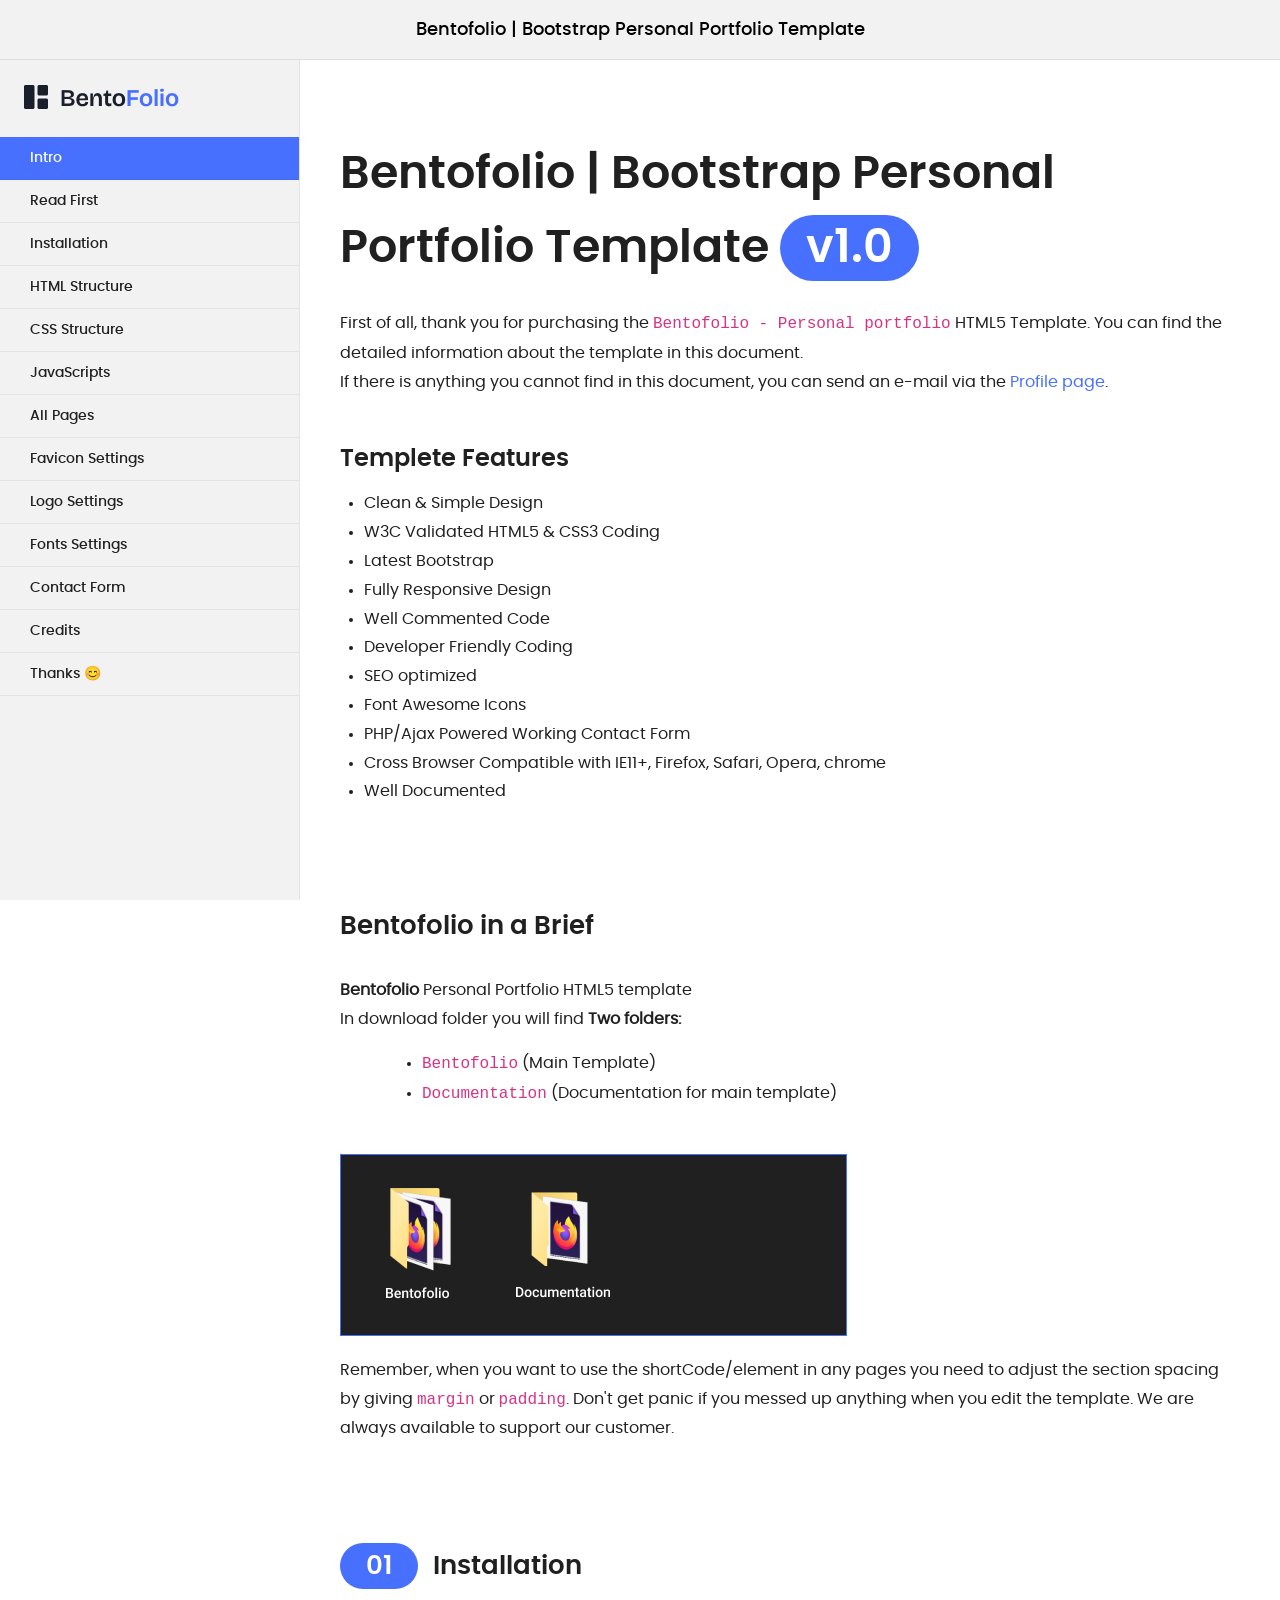
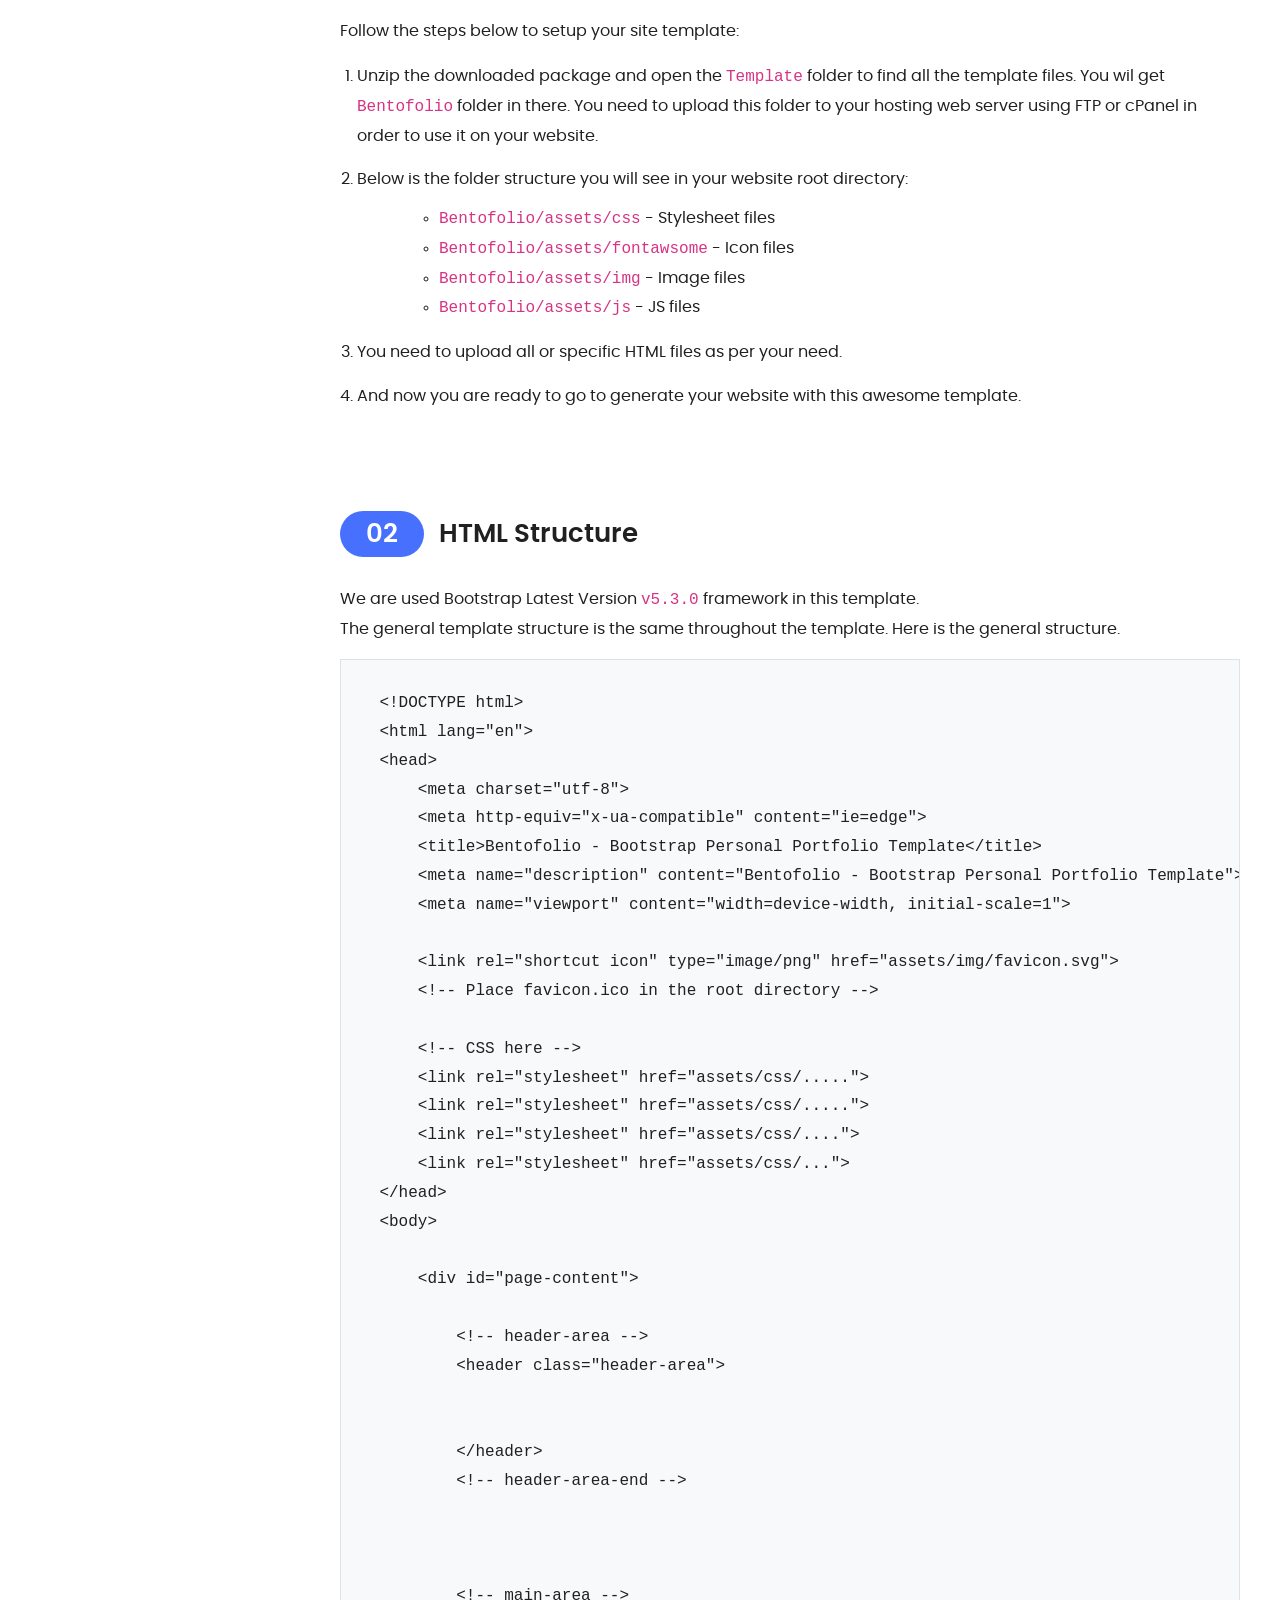
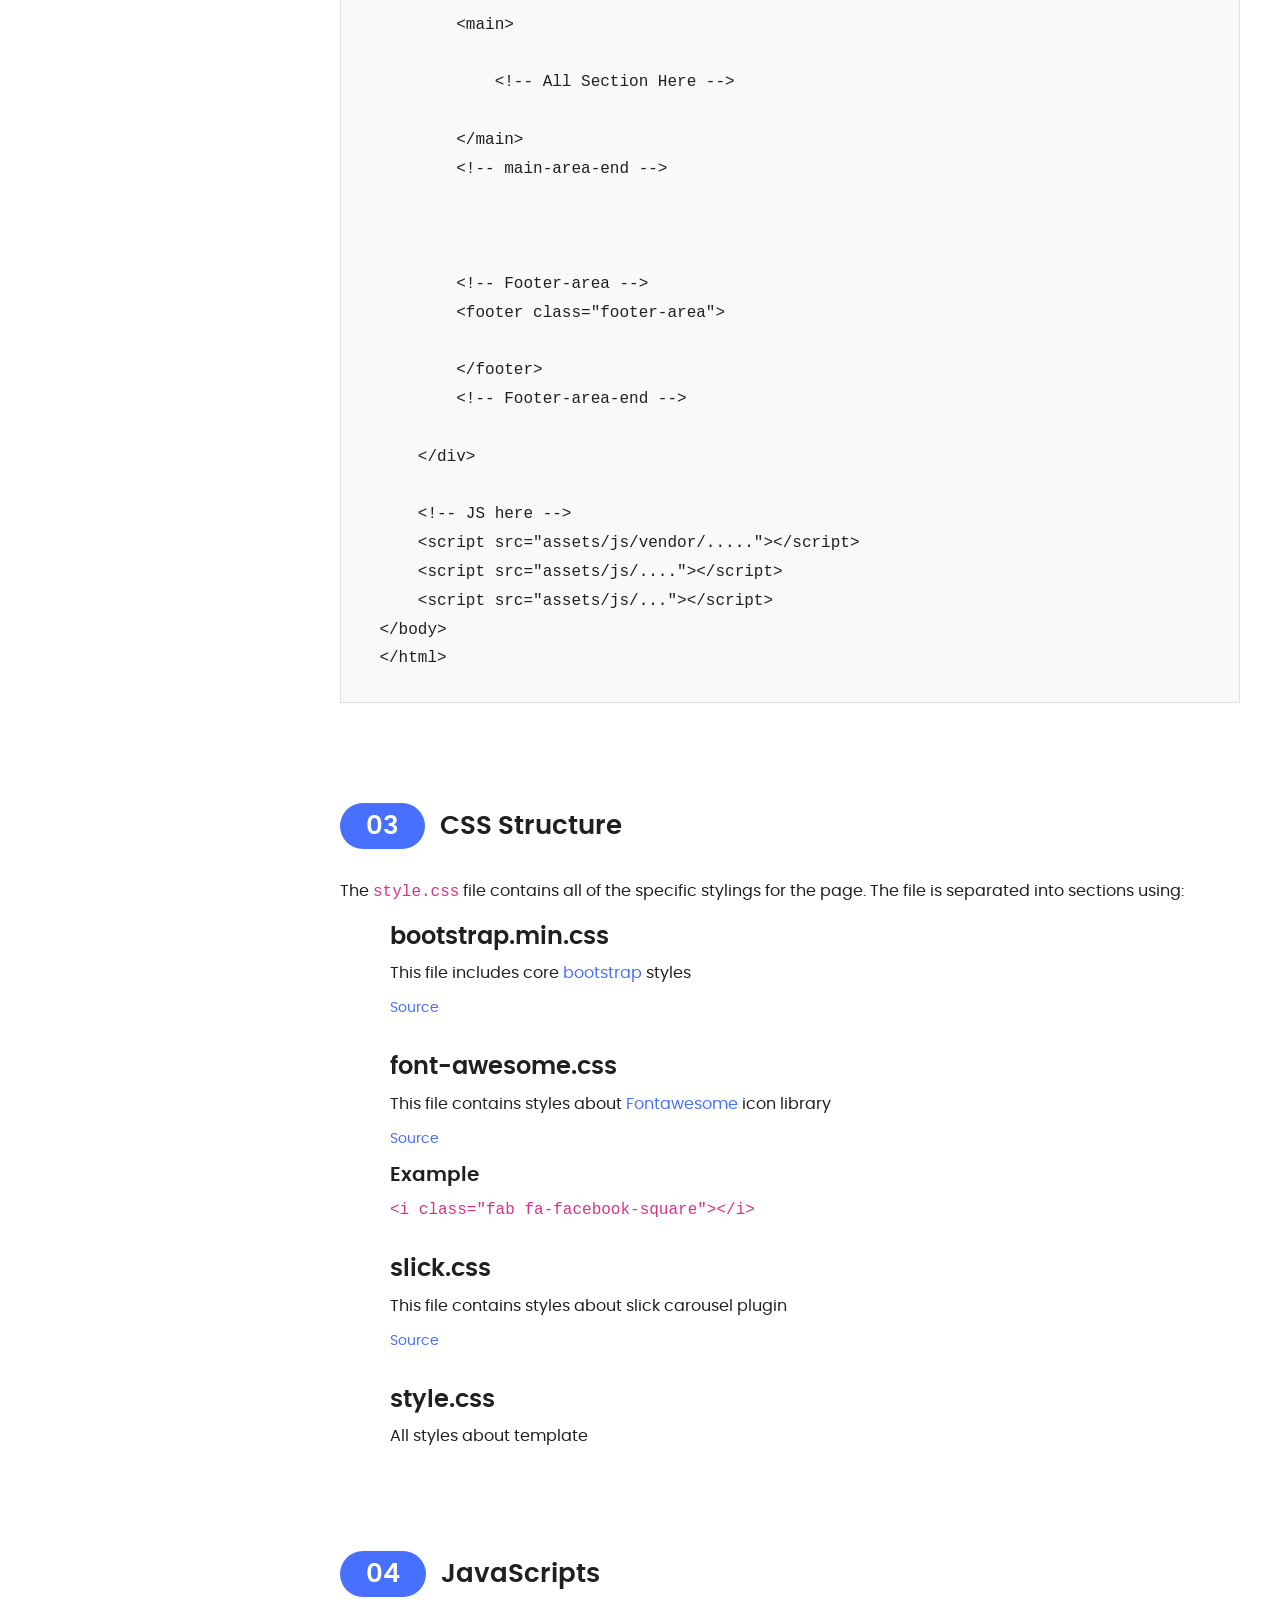
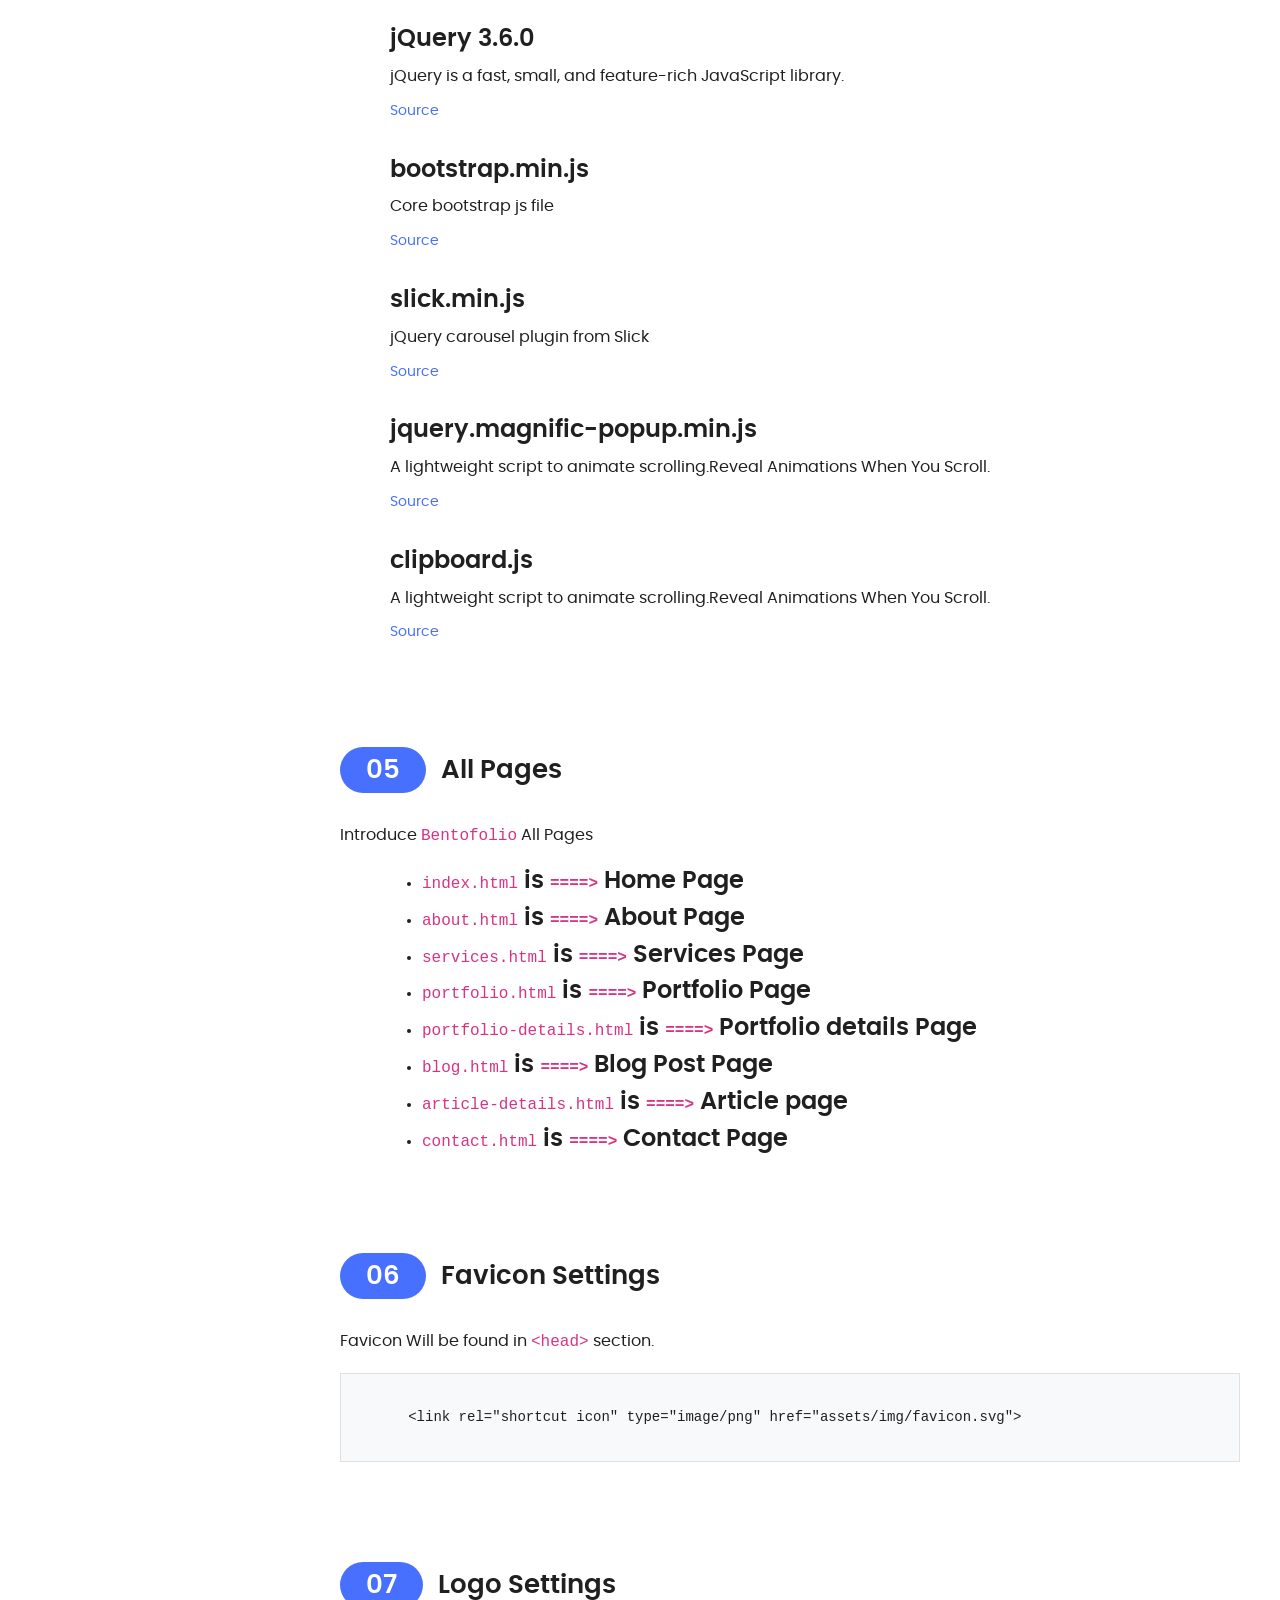
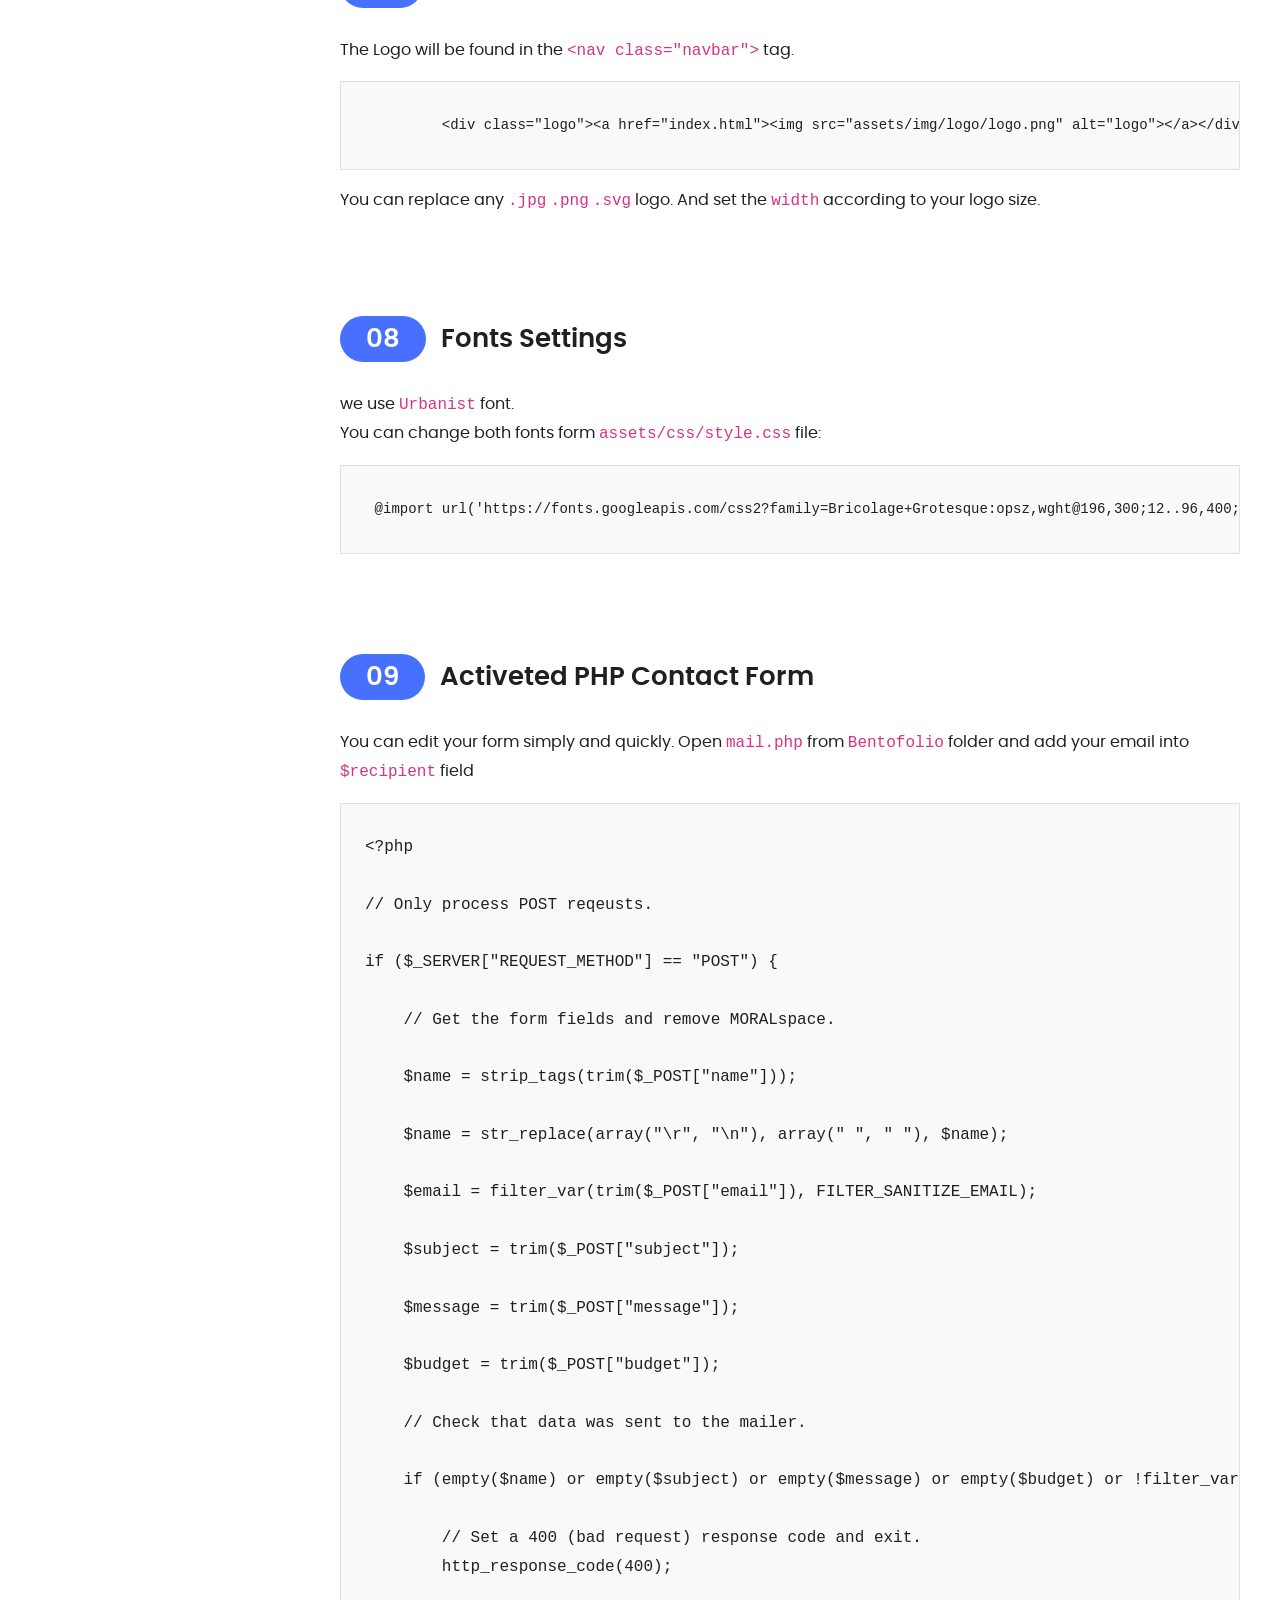
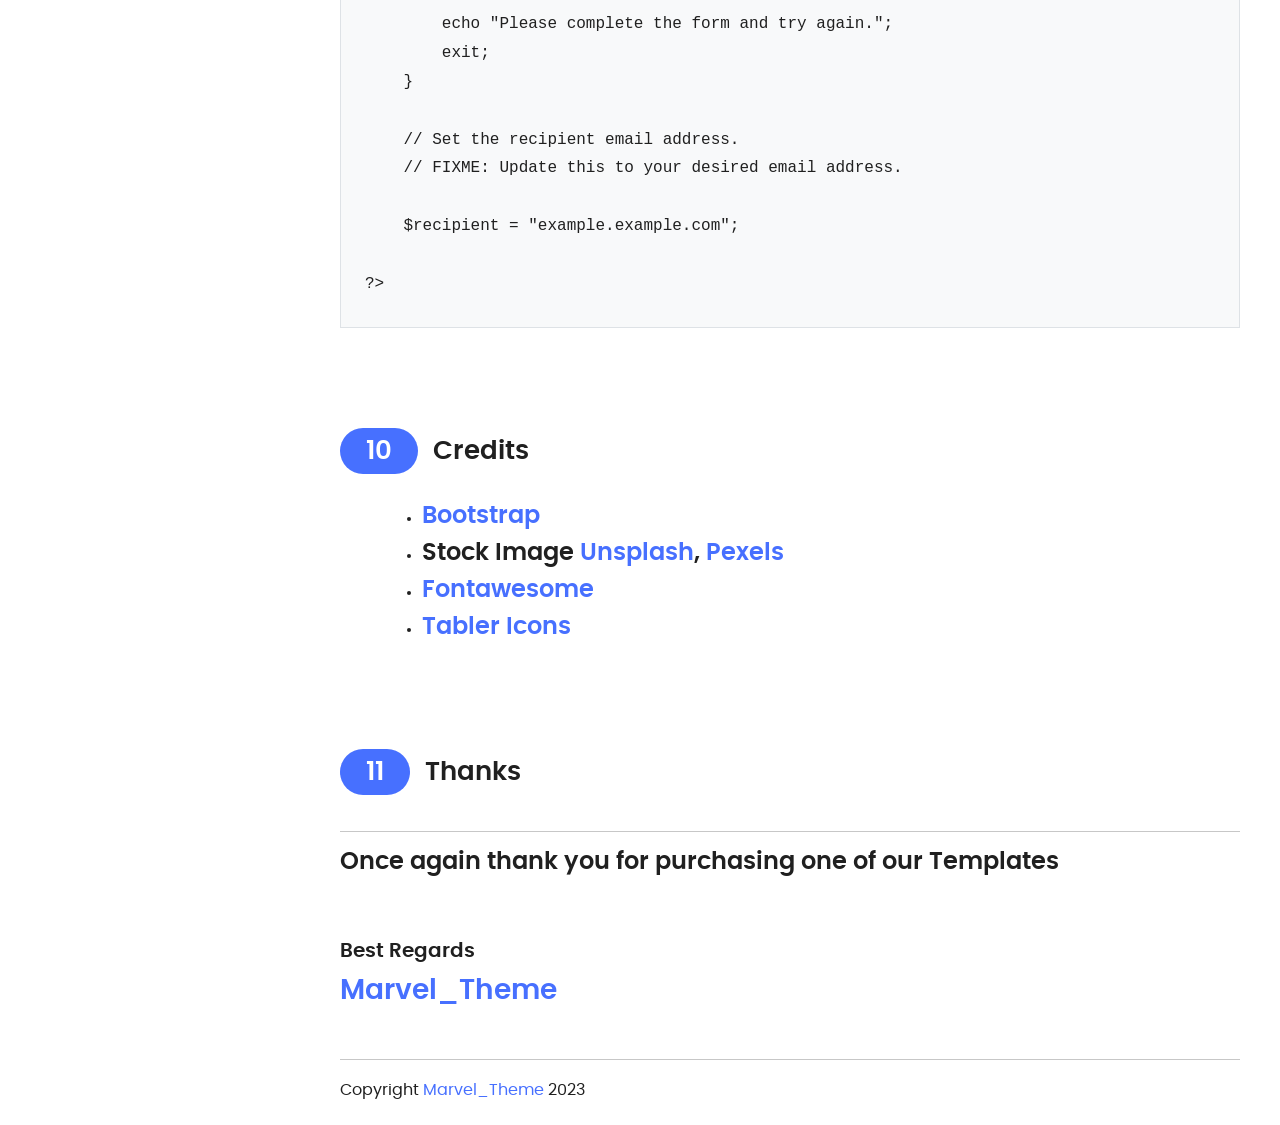
<file: documentation/index.html>
<!DOCTYPE html>
<html lang="en-US">

<head>
    <!-- Meta -->
    <meta charset="UTF-8">
    <title>Documentation for Bentofolio - Bootstrap Personal Portfolio Template</title>
    <meta http-equiv="X-UA-Compatible" content="IE=edge,chrome=1">
    <meta name="viewport" content="width=device-width, initial-scale=1.0">
    <!-- Favicons -->
    <link rel="icon" href="assets/img/favicon.svg">

    <!-- CSS -->
    <link rel="stylesheet" href="assets/css/bootstrap.min.css">
    <link rel="stylesheet" href="assets/css/style.css">

</head>

<body>

    <!-- Header -->
    <div id="header">
        <h1>Bentofolio | Bootstrap Personal Portfolio Template</h1>
    </div>

    <!-- Menu -->
    <div id="doc-menu">
        <div class="logo py-4 ps-4">
            <a href="index.html">
                <img src="assets/img/logo.png" alt="logo">
            </a>
        </div>
        <ul class="list-unstyled" id="menu">
            <li class="active"><a href="#intro">Intro</a></li>
            <li><a href="#notice">Read First</a></li>
            <li><a href="#start">Installation</a></li>
            <li><a href="#s1">HTML Structure</a></li>
            <li><a href="#s2">CSS Structure</a></li>
            <li><a href="#s3">JavaScripts</a></li>
            <li><a href="#page">All Pages</a></li>
            <li><a href="#fav">Favicon Settings</a></li>
            <li><a href="#logo">Logo Settings</a></li>
            <li><a href="#font">Fonts Settings</a></li>
            <li><a href="#contact">Contact Form</a></li>
            <li><a href="#s4">Credits</a></li>
            <li><a href="#thanks">Thanks 😊</a></li>
        </ul>
    </div>

    <!-- Content -->
    <div id="doc-content">

        <section id="intro">
            <div class="vertical">
                <h1 class="pt-3">
                    Bentofolio | Bootstrap Personal Portfolio Template
                    <span>v1.0</span>
                </h1>
                <p class="mt-4">First of all, thank you for purchasing the <code>Bentofolio - Personal portfolio</code>
                    HTML5
                    Template. You
                    can find the
                    detailed information about the template in this document. <br> If there is anything you cannot find
                    in this document, you can send an e-mail via the <a href="https://themeforest.net/user/marvel_theme"
                        target="_blank">Profile page</a>.</p>
                <div class="templete-feautres">
                    <h4 class="mt-5">Templete Features</h4>
                    <ul class="list-group ms-0 mt-3 ps-4">
                        <li>Clean & Simple Design</li>
                        <li>W3C Validated HTML5 & CSS3 Coding</li>
                        <li>Latest Bootstrap</li>
                        <li>Fully Responsive Design</li>
                        <li>Well Commented Code</li>
                        <li>Developer Friendly Coding</li>
                        <li>SEO optimized</li>
                        <li>Font Awesome Icons</li>
                        <li>PHP/Ajax Powered Working Contact Form</li>
                        <li>Cross Browser Compatible with IE11+, Firefox, Safari, Opera, chrome</li>
                        <li>Well Documented</li>
                    </ul>
                </div>
            </div>
        </section>

        <!-- Notice -->
        <section id="notice">
            <h1>Bentofolio in a Brief</h1>
            <p><strong>Bentofolio</strong> Personal Portfolio HTML5 template<br>
                In download folder you will find <strong>Two folders:</strong>
                <ul>
                    <li><code>Bentofolio</code> (Main Template)</li>
                    <li><code>Documentation</code> (Documentation for main template)</li>
                </ul>
                <br>
                <p style="margin-top: 0;" class="files-folder"><img src="assets/img/files.png" alt=""></p>
                Remember, when you want to use the shortCode/element in any pages you need to adjust the section spacing
                by
                giving <code>margin</code> or <code>padding</code>. Don't get panic if you messed up anything when you
                edit
                the template. We are always available to support our customer.
            </p>
        </section>


        <!-- 1 Installation -->
        <section id="start">
            <h1><span>01</span>Installation</h1>
            <p>Follow the steps below to setup your site template:</p>
            <ol>
                <li>Unzip the downloaded package and open the <code>Template</code> folder to find all the template
                    files.
                    You wil get <code>Bentofolio</code> folder in there. You need to upload this folder to your hosting
                    web
                    server using FTP or cPanel in order to use it on your website.</li>
                <li>Below is the folder structure you will see in your website root directory:
                    <ul>
                        <li><code>Bentofolio/assets/css</code> - Stylesheet files</li>
                        <li><code>Bentofolio/assets/fontawsome</code> - Icon files</li>
                        <li><code>Bentofolio/assets/img</code> - Image files</li>
                        <li><code>Bentofolio/assets/js</code> - JS files</li>
                    </ul>
                </li>
                <li>You need to upload all or specific HTML files as per your need.</li>
                <li>And now you are ready to go to generate your website with this awesome template.</li>
            </ol>
        </section>


        <!-- 2 HTML Structure -->
        <section id="s1">
            <h1><span>02</span>HTML Structure</h1>
            <p>We are used Bootstrap Latest Version <code>v5.3.0</code> framework in this template.<br> The general
                template
                structure is the same throughout the template. Here is the general structure.</p>

            <pre class="bg-light border">
<code>
    &lt;!DOCTYPE html&gt;
    &lt;html lang="en"&gt;
    &lt;head&gt;
        &lt;meta charset="utf-8"&gt;
        &lt;meta http-equiv="x-ua-compatible" content="ie=edge"&gt;
        &lt;title&gt;Bentofolio - Bootstrap Personal Portfolio Template&lt;/title&gt;
        &lt;meta name="description" content="Bentofolio - Bootstrap Personal Portfolio Template"&gt;
        &lt;meta name="viewport" content="width=device-width, initial-scale=1"&gt;

        &lt;link rel="shortcut icon" type="image/png" href="assets/img/favicon.svg"&gt;
        &lt;!-- Place favicon.ico in the root directory --&gt;

        &lt;!-- CSS here --&gt;
        &lt;link rel="stylesheet" href="assets/css/....."&gt;
        &lt;link rel="stylesheet" href="assets/css/....."&gt;
        &lt;link rel="stylesheet" href="assets/css/...."&gt;
        &lt;link rel="stylesheet" href="assets/css/..."&gt;
    &lt;/head&gt;
    &lt;body&gt;

        &lt;div id="page-content"&gt;

            &lt;!-- header-area --&gt;
            &lt;header class="header-area"&gt;


            &lt;/header&gt;
            &lt;!-- header-area-end --&gt;



            &lt;!-- main-area --&gt;
            &lt;main&gt;

                &lt;!-- All Section Here --&gt;

            &lt;/main&gt;
            &lt;!-- main-area-end --&gt;



            &lt;!-- Footer-area --&gt;
            &lt;footer class="footer-area"&gt;

            &lt;/footer&gt;
            &lt;!-- Footer-area-end --&gt;

        &lt;/div&gt;

        &lt;!-- JS here --&gt;
        &lt;script src="assets/js/vendor/....."&gt;&lt;/script&gt;
        &lt;script src="assets/js/...."&gt;&lt;/script&gt;
        &lt;script src="assets/js/..."&gt;&lt;/script&gt;
    &lt;/body&gt;
    &lt;/html&gt;
</code>
</pre>
        </section>


        <!-- 2 CSS Structure -->
        <section id="s2">
            <h1><span>03</span>CSS Structure</h1>
            <p>The <code>style.css</code> file contains all of the specific stylings for the page. The file is separated
                into sections using:</p>


            <ul class="list-unstyled list-of-file">
                <li>
                    <h4>bootstrap.min.css</h4>
                    <p>This file includes core <a href="https://getbootstrap.com" target="_blank">bootstrap</a> styles
                    </p>
                    <a href="https://getbootstrap.com/docs/5.3/getting-started/download/"
                        target="_blank"><small>Source</small></a>
                </li>

                <li>
                    <h4>font-awesome.css</h4>
                    <p>This file contains styles about <a href="https://fontawesome.com/v5.15/icons"
                            target="_blank">Fontawesome</a> icon library</p>
                    <a href="https://fontawesome.com/v5.15/icons" target="_blank"><small>Source</small></a>

                    <h5>Example</h5>
                    <code>
                        &lt;i class="fab fa-facebook-square">&lt;/i>
                    </code>
                </li>

                <li>
                    <h4>slick.css</h4>
                    <p>This file contains styles about slick carousel plugin</p>

                    <a href="https://kenwheeler.github.io/slick/" target="_blank"><small>Source</small></a>
                </li>

                <li>
                    <h4>style.css</h4>
                    <p>All styles about template</p>
                </li>

            </ul>
        </section>

        <!-- 4 JavaScripts -->
        <section id="s3">
            <h1><span>04</span>JavaScripts</h1>
            <ul class="list-unstyled list-of-file">
                <li>
                    <h4>jQuery 3.6.0</h4>
                    <p>jQuery is a fast, small, and feature-rich JavaScript library.</p>
                    <a href="https://blog.jquery.com/2021/03/02/jquery-3-6-0-released/"
                        target="_blank"><small>Source</small></a>
                </li>

                <li>
                    <h4>bootstrap.min.js</h4>
                    <p>Core bootstrap js file</p>
                    <a href="https://getbootstrap.com/docs/5.3/getting-started/download/"
                        target="_blank"><small>Source</small></a>
                </li>

                <li>
                    <h4>slick.min.js</h4>
                    <p>jQuery carousel plugin from Slick</p>

                    <a href="https://kenwheeler.github.io/slick/" target="_blank"><small>Source</small></a>
                </li>

                <li>
                    <h4>jquery.magnific-popup.min.js</h4>
                    <p>A lightweight script to animate scrolling.Reveal Animations When You Scroll.</p>
                    <small><a href="https://clipboardjs.com/" target="_blank">Source</a></small>

                </li>
                
                <li>
                    <h4>clipboard.js</h4>
                    <p>A lightweight script to animate scrolling.Reveal Animations When You Scroll.</p>
                    <small><a href="https://dimsemenov.com/plugins/magnific-popup/" target="_blank">Source</a></small>

                </li>


            </ul>
        </section>


        <!-- 5 All Pages -->
        <section id="page">
            <h1><span>05</span>All Pages</h1>
            <p>Introduce <code>Bentofolio</code> All Pages</p>
            <ul class="list-wrap">
                <li>
                    <h4><code>index.html</code> is <code>====></code> Home Page</h4>
                </li>
                <li>
                    <h4><code>about.html</code> is <code>====></code> About Page</h4>
                </li>
                <li>
                    <h4><code>services.html</code> is <code>====></code> Services Page</h4>
                </li>
                <li>
                    <h4><code>portfolio.html</code> is <code>====></code> Portfolio Page</h4>
                </li>
                <li>
                    <h4><code>portfolio-details.html</code> is <code>====></code> Portfolio details Page</h4>
                </li>
                <li>
                    <h4><code>blog.html</code> is <code>====></code> Blog Post Page</h4>
                </li>
                <li>
                    <h4><code>article-details.html</code> is <code>====></code> Article page</h4>
                </li>
                <li>
                    <h4><code>contact.html</code> is <code>====></code> Contact Page</h4>
                </li>
            </ul>
        </section>


        <!-- 6 Favicon -->
        <section id="fav">
            <h1><span>06</span>Favicon Settings</h1>
            <p>Favicon Will be found in <code>&lt;head></code> section.</p>
            <pre class="bg-light border">
        <!-- Favicon -->
        &lt;link rel="shortcut icon" type="image/png" href="assets/img/favicon.svg">
        </pre>
        </section>


        <!-- 7 Logo -->
        <section id="logo">
            <h1><span>07</span>Logo Settings</h1>
            <p>The Logo will be found in the <code>&lt;nav class="navbar"></code> tag.</p>
            <pre class="bg-light border">

            &lt;div class="logo"&gt;&lt;a href="index.html"&gt;&lt;img src="assets/img/logo/logo.png" alt="logo"&gt;&lt;/a&gt;&lt;/div&gt;
            </pre>
            <p>You can replace any <code>.jpg</code> <code>.png</code> <code>.svg</code> logo. And set the
                <code>width</code> according to your logo size.</p>
        </section>


        <!-- 8 Fonts -->
        <section id="font">
            <h1><span>08</span>Fonts Settings</h1>
            <p>we use <code>Urbanist</code> font.<br>
                You can change both fonts form <code>assets/css/style.css</code> file:
            </p>
            <pre class="bg-light border">

    @import url('https://fonts.googleapis.com/css2?family=Bricolage+Grotesque:opsz,wght@196,300;12..96,400;12..96,500;12..96,600;12..96,700&display=swap');
    </pre>
        </section>

        <!-- 6 Contact Form -->

        <section id="contact">
            <h1><span>09</span>Activeted PHP Contact Form</h1>
            <p>You can edit your form simply and quickly. Open <code>mail.php</code> from <code>Bentofolio</code> folder
                and add your email into <code>$recipient</code> field</p>
            <pre class="bg-light border ps-4">
<code>
&lt;?php

// Only process POST reqeusts.

if ($_SERVER["REQUEST_METHOD"] == "POST") {

    // Get the form fields and remove MORALspace.

    $name = strip_tags(trim($_POST["name"]));

    $name = str_replace(array("\r", "\n"), array(" ", " "), $name);

    $email = filter_var(trim($_POST["email"]), FILTER_SANITIZE_EMAIL);

    $subject = trim($_POST["subject"]);

    $message = trim($_POST["message"]);

    $budget = trim($_POST["budget"]);

    // Check that data was sent to the mailer.

    if (empty($name) or empty($subject) or empty($message) or empty($budget) or !filter_var($email, FILTER_VALIDATE_EMAIL)) {

        // Set a 400 (bad request) response code and exit.
        http_response_code(400);

        echo "Please complete the form and try again.";
        exit;
    }

    // Set the recipient email address.
    // FIXME: Update this to your desired email address.

    $recipient = "example.example.com";

?&gt;
</code>
</pre>


        </section>

        <!-- 10 Credits -->
        <section id="s4">
            <h1><span>10</span>Credits</h1>
            <ul>
                <li>
                    <a href="http://getbootstrap.com" target="_blank">
                        <h4 class="cridits_name">Bootstrap</h4>
                    </a>
                </li>


                <li>
                    <h4 class="cridits_name">Stock Image <a href="https://unsplash.com/" target="_blank"> Unsplash</a>,
                        <a href="https://www.pexels.com/" target="_blank">
                            Pexels</a></h4>
                </li>

                <li>
                    <a href="http://fontawesome.io" target="_blank">
                        <h4 class="cridits_name">Fontawesome</h4>
                    </a>
                </li>
                <li>
                    <a href="https://tabler.io/icons" target="_blank">
                        <h4 class="cridits_name">Tabler Icons</h4>
                    </a>
                </li>

            </ul>
        </section>


        <!-- 11 Credits -->

        <section id="thanks">
            <h1 id="s6"><span>11</span>Thanks</h1>
            <hr>
            <h4 id="thanks_span_style">
                <span>Once again thank you for purchasing one of our Templates</span></h4>
            <h2>Best Regards</h2>
            <h3><a href="https://themeforest.net/user/nogortheme" target="_blank">Marvel_Theme</a></h3>
        </section>
        <!-- Scroll top part start -->
        <button class="scroll-to-top">
            <span class="d-inline-block"></span>
        </button>
        <!-- Scroll top part end -->
        <footer class="footer">
            <hr>
            <p>Copyright <a href="https://themeforest.net/user/marvel_theme" target="_blank">Marvel_Theme</a> 2023 </a>
            </p>
        </footer>
    </div>

    <!-- JavaScripts -->
    <script type='text/javascript' src='assets/js/jquery-3.6.0.min.js'></script>
    <script type='text/javascript' src='assets/js/bootstrap.bundle.min.js'></script>
    <script type='text/javascript' src='assets/js/custom.js'></script>

</body>

</html>
</file>
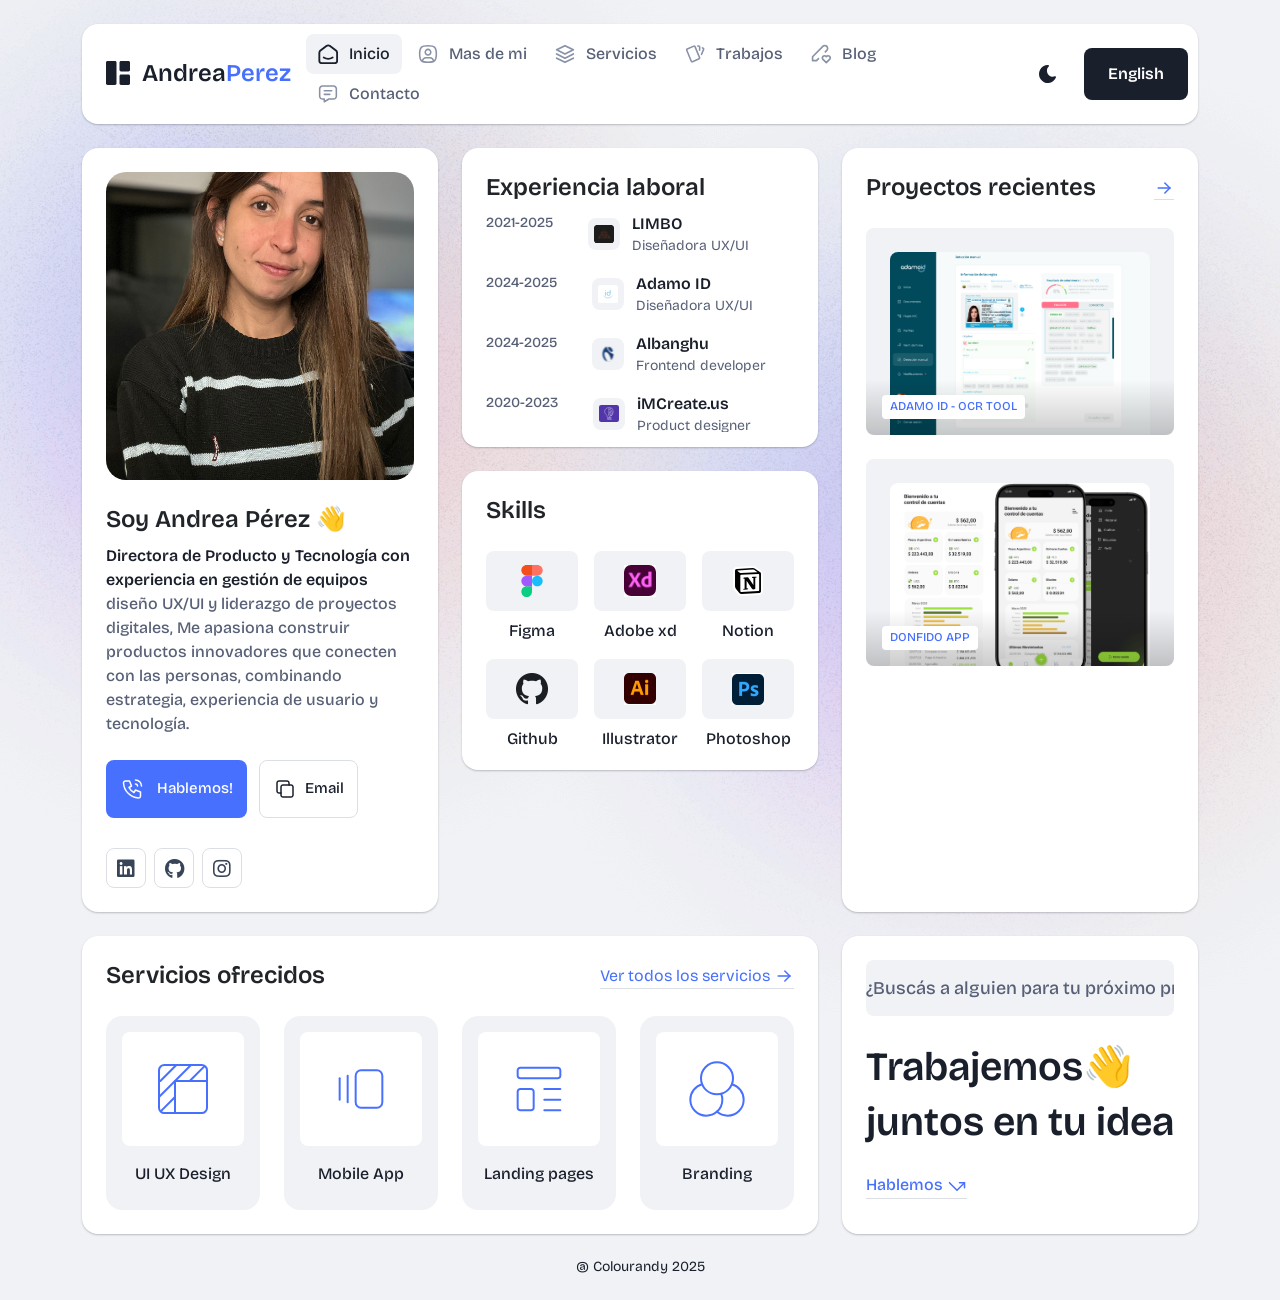
<file: main-file/index.html>
<!DOCTYPE html>
<html lang="en">

<head>
  <meta charset="UTF-8">
  <meta http-equiv="X-UA-Compatible" content="IE=edge">
  <title>Andrea Pérez | Portfolio UX/UI | Diseño Web y Mobile</title>
  <meta name="description" content="Bentofolio - Bootstrap Personal Portfolio Template">
  <meta name="viewport" content="width=device-width, initial-scale=1">

  <link rel="shortcut icon" type="image/x-icon" href="assets/img/favicon.svg">
  <!-- Place favicon.ico in the root directory -->

  <!-- CSS here -->
  <link rel="stylesheet" href="assets/css/bootstrap.min.css">
  <link rel="stylesheet" href="assets/fontawsome/css/all.min.css">
  <link rel="stylesheet" href="assets/fontawsome/css/fontawesome.min.css">
  <link rel="stylesheet" href="assets/css/slick.css">
  <link rel="stylesheet" href="assets/css/magnific-popup.css">
  <link rel="stylesheet" href="assets/css/style.css">
  <link rel="stylesheet" href="assets/css/responsive.css">
</head>

<body>

  <div id="page-content">
    <!-- header part start -->
    <header class="header-area">
      <nav class="navbar">
        <div class="container">
          <div class="menu-container">
            <div class="logo">
              <a class="navbar-brand me-0" href="index.html">
                <svg width="24" height="24" viewBox="0 0 24 24" fill="none" xmlns="http://www.w3.org/2000/svg">
                  <path
                    d="M0 1.5C0 1.10218 0.158035 0.720644 0.43934 0.43934C0.720644 0.158035 1.10218 0 1.5 0L9 0C9.39782 0 9.77936 0.158035 10.0607 0.43934C10.342 0.720644 10.5 1.10218 10.5 1.5V22.5C10.5 22.8978 10.342 23.2794 10.0607 23.5607C9.77936 23.842 9.39782 24 9 24H1.5C1.10218 24 0.720644 23.842 0.43934 23.5607C0.158035 23.2794 0 22.8978 0 22.5V1.5ZM13.5 1.5C13.5 1.10218 13.658 0.720644 13.9393 0.43934C14.2206 0.158035 14.6022 0 15 0L22.5 0C22.8978 0 23.2794 0.158035 23.5607 0.43934C23.842 0.720644 24 1.10218 24 1.5V9C24 9.39782 23.842 9.77936 23.5607 10.0607C23.2794 10.342 22.8978 10.5 22.5 10.5H15C14.6022 10.5 14.2206 10.342 13.9393 10.0607C13.658 9.77936 13.5 9.39782 13.5 9V1.5ZM13.5 15C13.5 14.6022 13.658 14.2206 13.9393 13.9393C14.2206 13.658 14.6022 13.5 15 13.5H22.5C22.8978 13.5 23.2794 13.658 23.5607 13.9393C23.842 14.2206 24 14.6022 24 15V22.5C24 22.8978 23.842 23.2794 23.5607 23.5607C23.2794 23.842 22.8978 24 22.5 24H15C14.6022 24 14.2206 23.842 13.9393 23.5607C13.658 23.2794 13.5 22.8978 13.5 22.5V15Z"
                    class="logo-icon" />
                </svg>
                <span>Andrea<span class="primary">Perez</span></span>
              </a>
            </div>
            <div class="navbar-main d-flex flex-grow-1">
              <div class="logo inner-logo d-block d-xl-none">
                <a class="navbar-brand me-0" href="index.html">
                  <svg width="24" height="24" viewBox="0 0 24 24" fill="none" xmlns="http://www.w3.org/2000/svg">
                    <path
                      d="M0 1.5C0 1.10218 0.158035 0.720644 0.43934 0.43934C0.720644 0.158035 1.10218 0 1.5 0L9 0C9.39782 0 9.77936 0.158035 10.0607 0.43934C10.342 0.720644 10.5 1.10218 10.5 1.5V22.5C10.5 22.8978 10.342 23.2794 10.0607 23.5607C9.77936 23.842 9.39782 24 9 24H1.5C1.10218 24 0.720644 23.842 0.43934 23.5607C0.158035 23.2794 0 22.8978 0 22.5V1.5ZM13.5 1.5C13.5 1.10218 13.658 0.720644 13.9393 0.43934C14.2206 0.158035 14.6022 0 15 0L22.5 0C22.8978 0 23.2794 0.158035 23.5607 0.43934C23.842 0.720644 24 1.10218 24 1.5V9C24 9.39782 23.842 9.77936 23.5607 10.0607C23.2794 10.342 22.8978 10.5 22.5 10.5H15C14.6022 10.5 14.2206 10.342 13.9393 10.0607C13.658 9.77936 13.5 9.39782 13.5 9V1.5ZM13.5 15C13.5 14.6022 13.658 14.2206 13.9393 13.9393C14.2206 13.658 14.6022 13.5 15 13.5H22.5C22.8978 13.5 23.2794 13.658 23.5607 13.9393C23.842 14.2206 24 14.6022 24 15V22.5C24 22.8978 23.842 23.2794 23.5607 23.5607C23.2794 23.842 22.8978 24 22.5 24H15C14.6022 24 14.2206 23.842 13.9393 23.5607C13.658 23.2794 13.5 22.8978 13.5 22.5V15Z"
                      class="logo-icon" />
                  </svg>
                  <span>Colour<span class="primary">andy</span></span>
                </a>
              </div>
              <ul class="navbar-info mx-auto">
                <li class="nav-item">
                  <a class="nav-link active" aria-current="page" href="index.html">
                    <svg class="nav-icon" viewBox="0 0 15 15" fill="none" xmlns="http://www.w3.org/2000/svg">
                      <path
                        d="M13.475 4.92481L9.03083 1.46814C8.64082 1.16473 8.1608 1 7.66667 1C7.17254 1 6.69251 1.16473 6.3025 1.46814L1.8575 4.92481C1.59037 5.13254 1.37424 5.39858 1.22563 5.7026C1.07701 6.00662 0.99984 6.34058 1 6.67897V12.679C1 13.121 1.17559 13.5449 1.48816 13.8575C1.80072 14.17 2.22464 14.3456 2.66667 14.3456H12.6667C13.1087 14.3456 13.5326 14.17 13.8452 13.8575C14.1577 13.5449 14.3333 13.121 14.3333 12.679V6.67897C14.3333 5.99314 14.0167 5.34564 13.475 4.92481Z"
                        stroke-width="1.4" stroke-linecap="round" stroke-linejoin="round" />
                      <path d="M10.9753 10.1665C9.13359 11.2773 6.14859 11.2773 4.30859 10.1665" stroke-width="1.4"
                        stroke-linecap="round" stroke-linejoin="round" />
                    </svg>
                    <span>Inicio</span>
                  </a>
                </li>
                <li class="nav-item">
                  <a class="nav-link" href="about.html">
                    <svg class="nav-icon" viewBox="0 0 18 18" fill="none" xmlns="http://www.w3.org/2000/svg">
                      <path
                        d="M9 9.8335C9.66304 9.8335 10.2989 9.5701 10.7678 9.10126C11.2366 8.63242 11.5 7.99654 11.5 7.3335C11.5 6.67045 11.2366 6.03457 10.7678 5.56573C10.2989 5.09689 9.66304 4.8335 9 4.8335C8.33696 4.8335 7.70107 5.09689 7.23223 5.56573C6.76339 6.03457 6.5 6.67045 6.5 7.3335C6.5 7.99654 6.76339 8.63242 7.23223 9.10126C7.70107 9.5701 8.33696 9.8335 9 9.8335Z"
                        stroke-width="1.4" stroke-linecap="round" stroke-linejoin="round" />
                      <path
                        d="M9 1.5C15 1.5 16.5 3 16.5 9C16.5 15 15 16.5 9 16.5C3 16.5 1.5 15 1.5 9C1.5 3 3 1.5 9 1.5Z"
                        stroke-width="1.4" stroke-linecap="round" stroke-linejoin="round" />
                      <path
                        d="M4 15.7085V15.6668C4 14.7828 4.35119 13.9349 4.97631 13.3098C5.60143 12.6847 6.44928 12.3335 7.33333 12.3335H10.6667C11.5507 12.3335 12.3986 12.6847 13.0237 13.3098C13.6488 13.9349 14 14.7828 14 15.6668V15.7085"
                        stroke-width="1.4" stroke-linecap="round" stroke-linejoin="round" />
                    </svg>
                    Mas de mi
                  </a>
                </li>
                <li class="nav-item">
                  <a class="nav-link" href="services.html">
                    <svg class="nav-icon" viewBox="0 0 16 16" fill="none" xmlns="http://www.w3.org/2000/svg">
                      <path d="M7.99967 1.3335L1.33301 4.66683L7.99967 8.00016L14.6663 4.66683L7.99967 1.3335Z"
                        stroke-width="1.4" stroke-linecap="round" stroke-linejoin="round" />
                      <path d="M1.33301 8L7.99967 11.3333L14.6663 8" stroke-width="1.4" stroke-linecap="round"
                        stroke-linejoin="round" />
                      <path d="M1.33301 11.3335L7.99967 14.6668L14.6663 11.3335" stroke-width="1.4"
                        stroke-linecap="round" stroke-linejoin="round" />
                    </svg>
                    Servicios
                  </a>
                </li>
                <li class="nav-item">
                  <a class="nav-link" href="portfolio.html">
                    <svg class="nav-icon" viewBox="0 0 18 17" fill="none" xmlns="http://www.w3.org/2000/svg">
                      <path
                        d="M2.00326 3.99733L7.95159 1.40649C8.04974 1.36442 8.15533 1.34243 8.26212 1.34181C8.3689 1.34119 8.47473 1.36196 8.57337 1.40289C8.67201 1.44382 8.76145 1.50408 8.83642 1.58013C8.9114 1.65617 8.97039 1.74646 9.00992 1.84566L13.1133 11.764C13.1985 11.9651 13.2014 12.1917 13.1213 12.3949C13.0412 12.5982 12.8845 12.7618 12.6849 12.8507L6.73742 15.4415C6.63922 15.4837 6.53356 15.5058 6.42668 15.5065C6.3198 15.5072 6.21387 15.4864 6.11514 15.4455C6.0164 15.4046 5.92688 15.3442 5.85184 15.2681C5.7768 15.192 5.71778 15.1016 5.67826 15.0023L1.57492 5.08316C1.48963 4.88204 1.48673 4.65546 1.56684 4.45222C1.64696 4.24898 1.80367 4.08616 2.00326 3.99733Z"
                        stroke-width="1.4" stroke-linecap="round" stroke-linejoin="round" />
                      <path
                        d="M11.5 1.3335H12.3333C12.5543 1.3335 12.7663 1.42129 12.9226 1.57757C13.0789 1.73385 13.1667 1.94582 13.1667 2.16683V5.0835"
                        stroke-width="1.4" stroke-linecap="round" stroke-linejoin="round" />
                      <path
                        d="M15.6663 3C15.8863 3.09333 16.0997 3.18083 16.3063 3.2625C16.5098 3.34882 16.6706 3.51241 16.7534 3.71729C16.8362 3.92217 16.8343 4.15155 16.748 4.355L14.833 8.83334"
                        stroke-width="1.4" stroke-linecap="round" stroke-linejoin="round" />
                    </svg>
                    Trabajos
                  </a>
                </li>
                <li class="nav-item">
                  <a class="nav-link" href="blog.html">
                    <svg class="nav-icon" viewBox="0 0 17 16" fill="none" xmlns="http://www.w3.org/2000/svg">
                      <path
                        d="M12.1663 6.16676L13.4163 4.91676C13.6352 4.69789 13.8088 4.43805 13.9273 4.15208C14.0457 3.86612 14.1067 3.55962 14.1067 3.25009C14.1067 2.94056 14.0457 2.63406 13.9273 2.3481C13.8088 2.06213 13.6352 1.80229 13.4163 1.58342C13.1975 1.36455 12.9376 1.19094 12.6517 1.07248C12.3657 0.954033 12.0592 0.893066 11.7497 0.893066C11.4401 0.893066 11.1336 0.954033 10.8477 1.07248C10.5617 1.19094 10.3019 1.36455 10.083 1.58342L1.33301 10.3334V13.6668H4.66634L6.33301 12.0001"
                        stroke-width="1.4" stroke-linecap="round" stroke-linejoin="round" />
                      <path
                        d="M13.0004 15.3335L15.7921 12.5968C15.9633 12.4307 16.0995 12.232 16.1926 12.0124C16.2857 11.7927 16.3339 11.5567 16.3343 11.3181C16.3347 11.0796 16.2873 10.8434 16.1948 10.6235C16.1024 10.4035 15.9669 10.2044 15.7963 10.0377C15.448 9.69712 14.9806 9.50602 14.4935 9.50509C14.0065 9.50415 13.5383 9.69346 13.1888 10.0327L13.0021 10.216L12.8163 10.0327C12.4681 9.69237 12.0008 9.50143 11.5139 9.50049C11.0271 9.49956 10.5591 9.68871 10.2096 10.0277C10.0383 10.1937 9.9021 10.3924 9.80891 10.612C9.71572 10.8316 9.66746 11.0677 9.667 11.3062C9.66653 11.5447 9.71386 11.781 9.80619 12.0009C9.89853 12.2209 10.034 12.4201 10.2046 12.5868L13.0004 15.3335Z"
                        stroke-width="1.4" stroke-linecap="round" stroke-linejoin="round" />
                    </svg>
                    Blog
                  </a>
                </li>
                <li class="nav-item">
                  <a class="nav-link" href="contact.html">
                    <svg class="nav-icon" viewBox="0 0 18 17" fill="none" xmlns="http://www.w3.org/2000/svg">
                      <path d="M5.66699 5.5H12.3337" stroke-width="1.4" stroke-linecap="round"
                        stroke-linejoin="round" />
                      <path d="M5.66699 8.8335H10.667" stroke-width="1.4" stroke-linecap="round"
                        stroke-linejoin="round" />
                      <path
                        d="M14 1.3335C14.663 1.3335 15.2989 1.59689 15.7678 2.06573C16.2366 2.53457 16.5 3.17045 16.5 3.8335V10.5002C16.5 11.1632 16.2366 11.7991 15.7678 12.2679C15.2989 12.7368 14.663 13.0002 14 13.0002H9.83333L5.66667 15.5002V13.0002H4C3.33696 13.0002 2.70107 12.7368 2.23223 12.2679C1.76339 11.7991 1.5 11.1632 1.5 10.5002V3.8335C1.5 3.17045 1.76339 2.53457 2.23223 2.06573C2.70107 1.59689 3.33696 1.3335 4 1.3335H14Z"
                        stroke-width="1.4" stroke-linecap="round" stroke-linejoin="round" />
                    </svg>
                    Contacto
                  </a>
                </li>
              </ul>
              <div class="header-right-info d-flex align-items-center">
                <button class="theme-control-btn">
                  <span class="dark">
                    <svg width="24" height="24" viewBox="0 0 24 24" fill="none" xmlns="http://www.w3.org/2000/svg">
                      <path
                        d="M11.8005 3C10.207 3.0003 8.64356 3.44286 7.27683 4.28049C5.91011 5.11811 4.79139 6.31937 4.04002 7.75612C3.28865 9.19288 2.93281 10.8112 3.01046 12.4386C3.08811 14.0659 3.59633 15.6411 4.48091 16.9963C5.3655 18.3514 6.59326 19.4356 8.03324 20.1333C9.47322 20.8309 11.0714 21.1157 12.6573 20.9574C14.2432 20.7991 15.7573 20.2036 17.0381 19.2344C18.319 18.2652 19.3185 16.9587 19.9301 15.4542C20.2302 14.7162 19.5111 13.9746 18.7875 14.2752C17.5475 14.7888 16.1706 14.8418 14.8963 14.425C13.622 14.0082 12.5308 13.1479 11.8126 11.9937C11.0943 10.8396 10.7943 9.4645 10.9648 8.10764C11.1353 6.75077 11.7655 5.49792 12.7458 4.5669L12.8136 4.4949C13.2986 3.9279 12.913 3.0072 12.1464 3.0072H11.9122L11.8524 3.0018L11.7996 3H11.8005Z"
                        fill="#1A1F2C" />
                    </svg>
                    <small class="theme-text d-block d-xl-none">Change appearance</small>
                  </span>
                  <span class="light">
                    <svg width="24" height="24" viewBox="0 0 24 24" fill="none" xmlns="http://www.w3.org/2000/svg">
                      <path
                        d="M12 19C12.2449 19 12.4813 19.09 12.6644 19.2527C12.8474 19.4155 12.9643 19.6397 12.993 19.883L13 20V21C12.9997 21.2549 12.9021 21.5 12.7272 21.6854C12.5522 21.8707 12.313 21.9822 12.0586 21.9972C11.8042 22.0121 11.5536 21.9293 11.3582 21.7657C11.1627 21.6021 11.0371 21.3701 11.007 21.117L11 21V20C11 19.7348 11.1054 19.4804 11.2929 19.2929C11.4804 19.1054 11.7348 19 12 19Z"
                        fill="#FD7E41" />
                      <path
                        d="M18.3127 16.9099L18.4067 16.9929L19.1067 17.6929C19.2861 17.8729 19.3902 18.1144 19.398 18.3683C19.4057 18.6223 19.3165 18.8697 19.1485 19.0602C18.9804 19.2508 18.7462 19.3702 18.4933 19.3943C18.2403 19.4184 17.9877 19.3454 17.7867 19.1899L17.6927 19.1069L16.9927 18.4069C16.8202 18.2347 16.7165 18.0053 16.7012 17.7619C16.6859 17.5186 16.76 17.278 16.9097 17.0855C17.0593 16.893 17.2741 16.7618 17.5137 16.7166C17.7533 16.6713 18.0012 16.7152 18.2107 16.8399L18.3127 16.9099Z"
                        fill="#FD7E41" />
                      <path
                        d="M7.00747 16.993C7.17965 17.1652 7.28308 17.3943 7.29836 17.6373C7.31364 17.8803 7.23972 18.1206 7.09047 18.313L7.00747 18.407L6.30747 19.107C6.12751 19.2863 5.88604 19.3905 5.63209 19.3982C5.37814 19.406 5.13076 19.3168 4.94019 19.1487C4.74963 18.9807 4.63017 18.7464 4.60607 18.4935C4.58198 18.2406 4.65506 17.988 4.81047 17.787L4.89347 17.693L5.59347 16.993C5.781 16.8055 6.03531 16.7002 6.30047 16.7002C6.56563 16.7002 6.81994 16.8055 7.00747 16.993Z"
                        fill="#FD7E41" />
                      <path
                        d="M3.99987 11C4.25475 11.0003 4.4999 11.0979 4.68524 11.2728C4.87057 11.4478 4.9821 11.687 4.99704 11.9414C5.01198 12.1958 4.92919 12.4464 4.7656 12.6418C4.60201 12.8373 4.36996 12.9629 4.11687 12.993L3.99987 13H2.99987C2.74499 12.9997 2.49984 12.9021 2.3145 12.7272C2.12916 12.5522 2.01763 12.313 2.0027 12.0586C1.98776 11.8042 2.07054 11.5536 2.23413 11.3582C2.39772 11.1627 2.62977 11.0371 2.88287 11.007L2.99987 11H3.99987Z"
                        fill="#FD7E41" />
                      <path
                        d="M20.9999 11C21.2547 11.0003 21.4999 11.0979 21.6852 11.2728C21.8706 11.4478 21.9821 11.687 21.997 11.9414C22.012 12.1958 21.9292 12.4464 21.7656 12.6418C21.602 12.8373 21.37 12.9629 21.1169 12.993L20.9999 13H19.9999C19.745 12.9997 19.4998 12.9021 19.3145 12.7272C19.1292 12.5522 19.0176 12.313 19.0027 12.0586C18.9878 11.8042 19.0705 11.5536 19.2341 11.3582C19.3977 11.1627 19.6298 11.0371 19.8829 11.007L19.9999 11H20.9999Z"
                        fill="#FD7E41" />
                      <path
                        d="M6.21264 4.80985L6.30664 4.89285L7.00664 5.59285C7.18599 5.77281 7.29011 6.01429 7.29787 6.26824C7.30562 6.52219 7.21642 6.76957 7.04839 6.96013C6.88036 7.1507 6.64609 7.27016 6.39316 7.29425C6.14024 7.31834 5.88763 7.24526 5.68664 7.08985L5.59264 7.00685L4.89264 6.30685C4.72073 6.13453 4.61757 5.90543 4.6025 5.66248C4.58744 5.41954 4.6615 5.17945 4.8108 4.98721C4.9601 4.79497 5.1744 4.66378 5.41351 4.61824C5.65262 4.57271 5.90013 4.61594 6.10964 4.73985L6.21264 4.80985Z"
                        fill="#FD7E41" />
                      <path
                        d="M19.1071 4.89288C19.2793 5.06508 19.3827 5.29418 19.398 5.5372C19.4132 5.78023 19.3393 6.02048 19.1901 6.21288L19.1071 6.30688L18.4071 7.00688C18.2271 7.18623 17.9856 7.29036 17.7317 7.29811C17.4777 7.30587 17.2304 7.21667 17.0398 7.04864C16.8492 6.8806 16.7298 6.64633 16.7057 6.39341C16.6816 6.14049 16.7547 5.88788 16.9101 5.68688L16.9931 5.59288L17.6931 4.89288C17.8806 4.70541 18.1349 4.6001 18.4001 4.6001C18.6652 4.6001 18.9196 4.70541 19.1071 4.89288Z"
                        fill="#FD7E41" />
                      <path
                        d="M12 2C12.2449 2.00003 12.4813 2.08996 12.6644 2.25272C12.8474 2.41547 12.9643 2.63975 12.993 2.883L13 3V4C12.9997 4.25488 12.9021 4.50003 12.7272 4.68537C12.5522 4.8707 12.313 4.98223 12.0586 4.99717C11.8042 5.01211 11.5536 4.92933 11.3582 4.76573C11.1627 4.60214 11.0371 4.3701 11.007 4.117L11 4V3C11 2.73478 11.1054 2.48043 11.2929 2.29289C11.4804 2.10536 11.7348 2 12 2Z"
                        fill="#FD7E41" />
                      <path
                        d="M12 7C12.9797 6.99994 13.9378 7.28769 14.7553 7.8275C15.5729 8.36731 16.2138 9.1354 16.5986 10.0364C16.9833 10.9373 17.0949 11.9315 16.9195 12.8953C16.7441 13.8592 16.2893 14.7502 15.6118 15.4579C14.9343 16.1655 14.0638 16.6585 13.1085 16.8756C12.1532 17.0928 11.1552 17.0245 10.2383 16.6793C9.3215 16.334 8.52629 15.7271 7.95146 14.9338C7.37663 14.1405 7.04752 13.1958 7.005 12.217L7 12L7.005 11.783C7.06092 10.4958 7.61161 9.27978 8.54222 8.38866C9.47284 7.49754 10.7115 7.00007 12 7Z"
                        fill="#FD7E41" />
                    </svg>
                    <small class="theme-text d-block d-xl-none">Change appearance</small>
                  </span>
                </button>
                <a href="index-en.htmls" class="lets-talk-btn">
                  English
                </a>
              </div>
            </div>
            <div class="mobile-menu-overlay d-block d-lg-none"></div>
            <div class="mobile-menu-control-bar d-block d-xl-none">
              <button class="mobile-menu-control-bar">
                <i class="fas fa-bars"></i>
              </button>
            </div>
          </div>
        </div>
      </nav>
    </header>
    <!-- header part end -->

    <!-- main area part start -->
    <main>
      <section class="home-area">
        <div class="container">
          <div class="row g-4">
            <div class="col-xl-4">
              <div class="card profile-card">
                <div class="card-body">
                  <div class="image text-center">
                    <img src="assets/img/images/profile2.png" alt="profile">
                  </div>
                  <div class="text">
                    <h3 class="card-title">Soy Andrea Pérez 👋</h3>
                    
                    <p><span>Directora de Producto y Tecnología con experiencia en gestión de equipos</span> diseño UX/UI y liderazgo de proyectos digitales, Me apasiona construir productos innovadores que conecten con las personas, combinando estrategia, experiencia de usuario y tecnología.
                    </span> </p>                      
                    <div class="common-button-groups">
                      <a class="btn btn-call" href="https://wa.link/yz3yoy">
                        <svg class="icon" width="25" height="24" viewBox="0 0 25 24" fill="none"
                          xmlns="http://www.w3.org/2000/svg">
                          <path 
                            d="M5.5 4H9.5L11.5 9L9 10.5C10.071 12.6715 11.8285 14.429 14 15.5L15.5 13L20.5 15V19C20.5 19.5304 20.2893 20.0391 19.9142 20.4142C19.5391 20.7893 19.0304 21 18.5 21C14.5993 20.763 10.9202 19.1065 8.15683 16.3432C5.3935 13.5798 3.73705 9.90074 3.5 6C3.5 5.46957 3.71071 4.96086 4.08579 4.58579C4.46086 4.21071 4.96957 4 5.5 4Z"
                            stroke="white" stroke-width="1.5" stroke-linecap="round" stroke-linejoin="round" />
                          <path
                            d="M15.5 7C16.0304 7 16.5391 7.21071 16.9142 7.58579C17.2893 7.96086 17.5 8.46957 17.5 9"
                            stroke="white" stroke-width="1.5" stroke-linecap="round" stroke-linejoin="round" />
                          <path d="M15.5 3C17.0913 3 18.6174 3.63214 19.7426 4.75736C20.8679 5.88258 21.5 7.4087 21.5 9"
                            stroke="white" stroke-width="1.5" stroke-linecap="round" stroke-linejoin="round" />
                        </svg>
                        Hablemos!
                      </a>
                      <button class="btn btn-copy" data-clipboard-text="andreamperezp31@gmail.com">
                        <svg class="icon" width="24" height="24" viewBox="0 0 24 24" fill="none"
                          xmlns="http://www.w3.org/2000/svg">
                          <path
                            d="M8 10C8 9.46957 8.21071 8.96086 8.58579 8.58579C8.96086 8.21071 9.46957 8 10 8H18C18.5304 8 19.0391 8.21071 19.4142 8.58579C19.7893 8.96086 20 9.46957 20 10V18C20 18.5304 19.7893 19.0391 19.4142 19.4142C19.0391 19.7893 18.5304 20 18 20H10C9.46957 20 8.96086 19.7893 8.58579 19.4142C8.21071 19.0391 8 18.5304 8 18V10Z"
                            stroke-width="1.5" stroke-linecap="round" stroke-linejoin="round" />
                          <path
                            d="M16 8V6C16 5.46957 15.7893 4.96086 15.4142 4.58579C15.0391 4.21071 14.5304 4 14 4H6C5.46957 4 4.96086 4.21071 4.58579 4.58579C4.21071 4.96086 4 5.46957 4 6V14C4 14.5304 4.21071 15.0391 4.58579 15.4142C4.96086 15.7893 5.46957 16 6 16H8"
                            stroke-width="1.5" stroke-linecap="round" stroke-linejoin="round" />
                        </svg>Email
                      </button>
                    </div>
                    <div class="social-media-icon">
                      <ul class="list-unstyled">
                        <li><a href="https://www.linkedin.com/in/andreamariange/"><i class="fab fa-linkedin"></i></a></li>
                        <li><a href="https://github.com/Andydes"><i class="fab fa-github"></i></a></li>
                        <li><a href="https://www.instagram.com/colourandy/#"><i class="fab fa-instagram"></i></a></li>
                      </ul>
                    </div>
                  </div>
                </div>
              </div>
            </div>
            <div class="col-xl-4">
              <div class="row g-4">
                <div class="col-lg-12">
                  <div class="card">
                    <div class="card-body work-experiance-card">
                      <h3 class="card-title">Experiencia laboral</h3>
                      <div class="work-experiance-main">
                        <ul class="work-experiance-slider list-unstyled">
                          <li>
                            <div class="date">
                              <p>2021-2025</p>
                            </div>
                            <div class="info">
                              <div class="icon">
                                <img src="assets/img/icons/limboT.svg" alt="adobe">
                              </div>
                              <div class="text">
                                <h4 class="title">LIMBO</h4>
                                <h6 class="subtitle">Diseñadora UX/UI</h6>
                              </div>
                            </div>
                          </li>
                          <li>
                            <div class="date">
                              <p>2024-2025</p>
                            </div>
                            <div class="info">
                              <div class="icon">
                                <img src="assets/img/icons/Adamo.svg" alt="google">
                              </div>
                              <div class="text">
                                <h4 class="title">Adamo ID
                                </h4>
                                <h6 class="subtitle">Diseñadora UX/UI</h6>
                                </h6>
                              </div>
                            </div>
                          </li>
                          <li>
                            <div class="date">
                              <p>2024-2025</p>
                            </div>
                            <div class="info">
                              <div class="icon">
                                <img src="assets/img/icons/alban.svg" alt="meta">
                              </div>
                              <div class="text">
                                <h4 class="title">Albanghu
                                </h4>
                                <h6 class="subtitle">Frontend developer</h6>
                                </h6>
                              </div>
                            </div>
                          </li>
                          <li>
                            <div class="date">
                              <p>2020-2023</p>
                            </div>
                            <div class="info">
                              <div class="icon">
                                <img src="assets/img/icons/imcreateus.svg" alt="adobe">
                              </div>
                              <div class="text">
                                <h4 class="title">iMCreate.us</h4>
                                <h6 class="subtitle">Product designer</h6>
                              </div>
                            </div>
                          </li>
                        </ul>
                        <ul class="work-experiance-slider list-unstyled">
                          <li>
                            <div class="date">
                              <p>2022-2024</p>
                            </div>
                            <div class="info">
                              <div class="icon">
                                <img src="assets/img/icons/darx.svg" alt="adobe">
                              </div>
                              <div class="text">
                                <h4 class="title">Darxpress</h4>
                                <h6 class="subtitle">UI UX Designer</h6>
                              </div>
                            </div>
                          </li>
                          <li>
                            <div class="date">
                              <p>2021-2023</p>
                            </div>
                            <div class="info">
                              <div class="icon">
                                <img src="assets/img/icons/venecol.svg" alt="google">
                              </div>
                              <div class="text">
                                <h4 class="title">Venecol Express
                                </h4>
                                <h6 class="subtitle">Diseñadora UX/UI
                                </h6>
                              </div>
                            </div>
                          </li>
                          <li>
                            <div class="date">
                              <p>2023-2024</p>
                            </div>
                            <div class="info">
                              <div class="icon">
                                <img src="assets/img/icons/Pioneros.svg" alt="meta">
                              </div>
                              <div class="text">
                                <h4 class="title">Pioneros
                                </h4>
                                <h6 class="subtitle">Project manager
                                </h6>
                              </div>
                            </div>
                          </li>
                          <li>
                            <div class="date">
                              <p>2023-2024</p>
                            </div>
                            <div class="info">
                              <div class="icon">
                                <img src="assets/img/icons/guata.svg" alt="adobe">
                              </div>
                              <div class="text">
                                <h4 class="title">Guatapay</h4>
                                <h6 class="subtitle">Project manager</h6>
                              </div>
                            </div>
                          </li>
                        </ul>
                      </div>
                    </div>
                  </div>
                </div>
                <div class="col-lg-12">
                  <div class="card expertise-card">
                    <div class="card-body">
                      <h3 class="card-title">Skills
                      </h3>
                      <div class="expertise-main mt-24">
                        <div class="row g-3">
                          <div class="col-xl-4 col-md-4 col-sm-6 col-6">
                            <div class="expertise-item">
                              <div class="image text-center">
                                <img src="assets/img/icons/figma.svg" alt="figma">
                              </div>
                              <div class="text">
                                <h4 class="title">Figma</h4>
                              </div>
                            </div>
                          </div>
                          <div class="col-xl-4 col-md-4 col-sm-6 col-6">
                            <div class="expertise-item">
                              <div class="image text-center">
                                <img src="assets/img/icons/Adobe-xd.svg" alt="Adobe-xd">
                              </div>
                              <div class="text">
                                <h4 class="title">Adobe xd</h4>
                              </div>
                            </div>
                          </div>
                          <div class="col-xl-4 col-md-4 col-sm-6 col-6">
                            <div class="expertise-item">
                              <div class="image text-center">
                                <img src="assets/img/icons/notion.svg" alt="notion">
                              </div>
                              <div class="text">
                                <h4 class="title">Notion</h4>
                              </div>
                            </div>
                          </div>
                          <div class="col-xl-4 col-md-4 col-sm-6 col-6">
                            <div class="expertise-item">
                              <div class="image text-center">
                                <img src="assets/img/icons/github.svg" alt="github">
                              </div>
                              <div class="text">
                                <h4 class="title">Github</h4>
                              </div>
                            </div>
                          </div>
                          
                          <div class="col-xl-4 col-md-4 col-sm-6 col-6">
                            <div class="expertise-item">
                              <div class="image text-center">
                                <img src="assets/img/icons/illustrator.svg" alt="illustrator">
                              </div>
                              <div class="text">
                                <h4 class="title">Illustrator</h4>
                              </div>
                            </div>
                          </div>
                          <div class="col-xl-4 col-md-4 col-sm-6 col-6">
                            <div class="expertise-item">
                              <div class="image text-center">
                                <img src="assets/img/icons/photoshop.svg" alt="photoshop">
                              </div>
                              <div class="text">
                                <h4 class="title">Photoshop</h4>
                              </div>
                            </div>
                          </div>
                        </div>
                      </div>
                    </div>
                  </div>
                </div>
              </div>
            </div>
            <div class="col-xl-4">
              <div class="card card-projects">
                <div class="card-body">

                  <h3 class="card-title">Proyectos recientes <a class="link-btn" href="portfolio.html">
                      <svg class="icon" width="20" height="20" viewBox="0 0 20 20" fill="none"
                        xmlns="http://www.w3.org/2000/svg">
                        <path d="M4.16699 10H15.8337" stroke="#4770FF" stroke-width="1.5" stroke-linecap="round"
                          stroke-linejoin="round" />
                        <path d="M10.833 15L15.833 10" stroke="#4770FF" stroke-width="1.5" stroke-linecap="round"
                          stroke-linejoin="round" />
                        <path d="M10.833 5L15.833 10" stroke="#4770FF" stroke-width="1.5" stroke-linecap="round"
                          stroke-linejoin="round" />
                      </svg>

                    </a></h3>
                  <div class="projects-main mt-24">
                    <div class="row g-4 parent-container">
                      <div class="col-lg-12">
                        <div class="project-item">
                          <div class="image">
                            <img src="assets/img/projects/project-1.png" alt="project-1" class="img-fluid w-100">
                            <a href="assets/img/projects/project-1.png"
                              class="gallery-popup full-image-preview parent-container">
                              <svg class="icon" xmlns="http://www.w3.org/2000/svg" viewBox="0 0 20 20" fill="none"
                                stroke="currentColor" stroke-linecap="round" stroke-linejoin="round" stroke-width="1.5">
                                <path d="M10 4.167v11.666M4.167 10h11.666"></path>
                              </svg>
                            </a>
                            <div class="info">
                              <span class="category">ADAMO ID - OCR TOOL</span>
                            </div>
                          </div>
                        </div>
                      </div>
                      <div class="col-lg-12">
                        <div class="project-item">
                          <div class="image">
                            <img src="assets/img/projects/project-2.png" alt="project-2" class="img-fluid w-100">
                            <a href="assets/img/projects/project-2.png"
                              class="gallery-popup full-image-preview parent-container">
                              <svg class="icon" xmlns="http://www.w3.org/2000/svg" viewBox="0 0 20 20" fill="none"
                                stroke="currentColor" stroke-linecap="round" stroke-linejoin="round" stroke-width="1.5">
                                <path d="M10 4.167v11.666M4.167 10h11.666"></path>
                              </svg>
                            </a>
                            <div class="info">
                              <span class="category">DONFIDO APP</span>
                            </div>
                          </div>
                        </div>
                      </div>
                    </div>
                  </div>
                </div>
              </div>
            </div>
          </div>
          <div class="services-area mt-24">
            <div class="row g-4">
              <div class="col-xl-8">
                <div class="card services-card">
                  <div class="card-body">
                    <h3 class="card-title">Servicios ofrecidos
                      <a class="link-btn" href="services.html"> Ver todos los servicios
                        <svg class="icon" width="20" height="20" viewBox="0 0 20 20" fill="none"
                          xmlns="http://www.w3.org/2000/svg">
                          <path d="M4.16699 10H15.8337" stroke="#4770FF" stroke-width="1.5" stroke-linecap="round"
                            stroke-linejoin="round" />
                          <path d="M10.833 15L15.833 10" stroke="#4770FF" stroke-width="1.5" stroke-linecap="round"
                            stroke-linejoin="round" />
                          <path d="M10.833 5L15.833 10" stroke="#4770FF" stroke-width="1.5" stroke-linecap="round"
                            stroke-linejoin="round" />
                        </svg>

                      </a></h3>
                    <div class="services-main mt-24">
                      <div class="row g-4">
                        <div class="col-md-3 col-sm-6 col-6">
                          <div class="services-item text-center">
                            <div class="image">
                              <img src="assets/img/icons/ui-ux.svg" alt="ui-ux">
                            </div>
                            <div class="text">
                              <h3 class="title">UI UX Design</h3>
                            </div>
                          </div>
                        </div>
                        <div class="col-md-3 col-sm-6 col-6">
                          <div class="services-item text-center">
                            <div class="image">
                              <img src="assets/img/icons/app.svg" alt="app">
                            </div>
                            <div class="text">
                              <h3 class="title">Mobile App</h3>
                            </div>
                          </div>
                        </div>
                        <div class="col-md-3 col-sm-6 col-6">
                          <div class="services-item text-center">
                            <div class="image">
                              <img src="assets/img/icons/prd-design.svg" alt="prd-design">
                            </div>
                            <div class="text">
                              <h3 class="title">Landing pages</h3>
                            </div>
                          </div>
                        </div>
                        <div class="col-md-3 col-sm-6 col-6">
                          <div class="services-item text-center">
                            <div class="image">
                              <img src="assets/img/icons/branding.svg" alt="branding">
                            </div>
                            <div class="text">
                              <h3 class="title">Branding</h3>
                            </div>
                          </div>
                        </div>
                      </div>
                    </div>
                  </div>
                </div>
              </div>
              <div class="col-xl-4">
                <div class="card lets-talk-together-card">
                  <div class="card-body">
                    <div class="scrolling-info">
                      <div class="slider-item">
                        <p>
                          ¿Buscás a alguien para tu próximo proyecto? 🚀 Hablemos de experiencias digitales memorables 🎨
                        </p>
                      </div>
                    </div>
                    <h3 class="card-title">Trabajemos👋
                      <span class="d-block">juntos en tu idea</span>
                    </h3>
                    <a class="link-btn" href="contact.html"> Hablemos
                      <svg class="icon" width="20" height="20" viewBox="0 0 20 20" fill="none"
                        xmlns="http://www.w3.org/2000/svg">
                        <path d="M17.5 11.6665V6.6665H12.5" stroke-width="1.5" stroke-linecap="round"
                          stroke-linejoin="round" />
                        <path d="M17.5 6.6665L10 14.1665L2.5 6.6665" stroke-width="1.5" stroke-linecap="round"
                          stroke-linejoin="round" />
                      </svg>
                    </a>
                  </div>
                </div>
              </div>
            </div>
          </div>
        </div>
      </section>
      <!-- background shape area start -->
      <div class="background-shapes">
        <div class="shape-1 common-shape">
          <img src="assets/img/bg/banner-shape-1.png" alt="banner-shape-1">
        </div>
        <div class="shape-2 common-shape">
          <img src="assets/img/bg/banner-shape-1.png" alt="banner-shape-1">
        </div>
        <div class="threed-shape-1 move-with-cursor" data-value="1">
          <img src="assets/img/bg/object-3d-1.png" alt="object-3d-1">
        </div>
        <div class="threed-shape-2 move-with-cursor" data-value="1">
          <img src="assets/img/bg/object-3d-2.png" alt="object-3d-2">
        </div>
      </div>
      <!-- background shape area end -->
    </main>
    <!-- main area part end -->

    <!-- footer part start -->
    <footer class="footer-area">
      <div class="container">
        <div class="text text-center">
          <p>@ Colourandy 2025</a></p>
        </div>
      </div>
    </footer>
    <!-- footer part end -->
  </div>

  <!-- JS here -->
  <script src="assets/js/vendor/jquery-3.6.0.min.js"></script>
  <script src="assets/js/bootstrap.bundle.min.js"></script>
  <script src="assets/js/jquery.magnific-popup.min.js"></script>
  <script src="assets/js/ajax-form.js"></script>
  <script src="assets/js/clipboard.min.js"></script>
  <script src="assets/js/slick.min.js"></script>
  <script src="assets/js/script.js"></script>
</body>

</html>
</file>
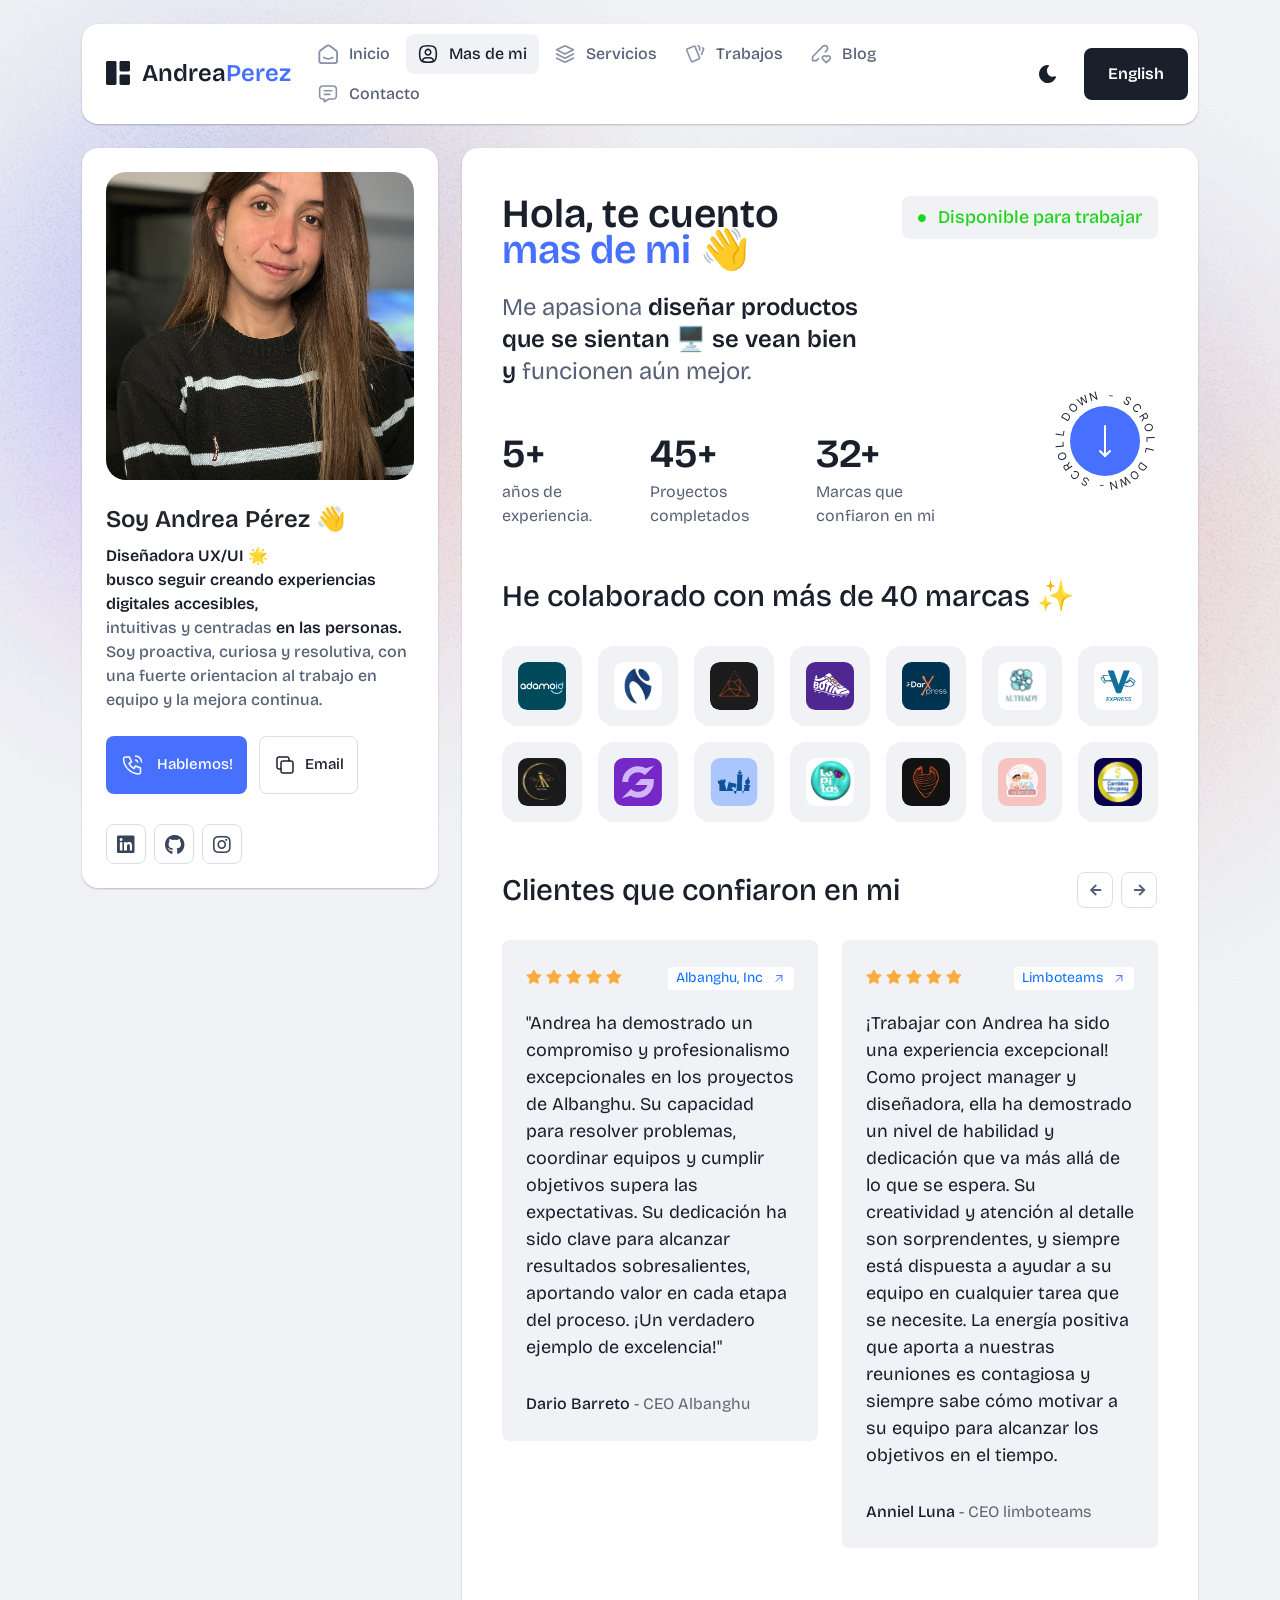
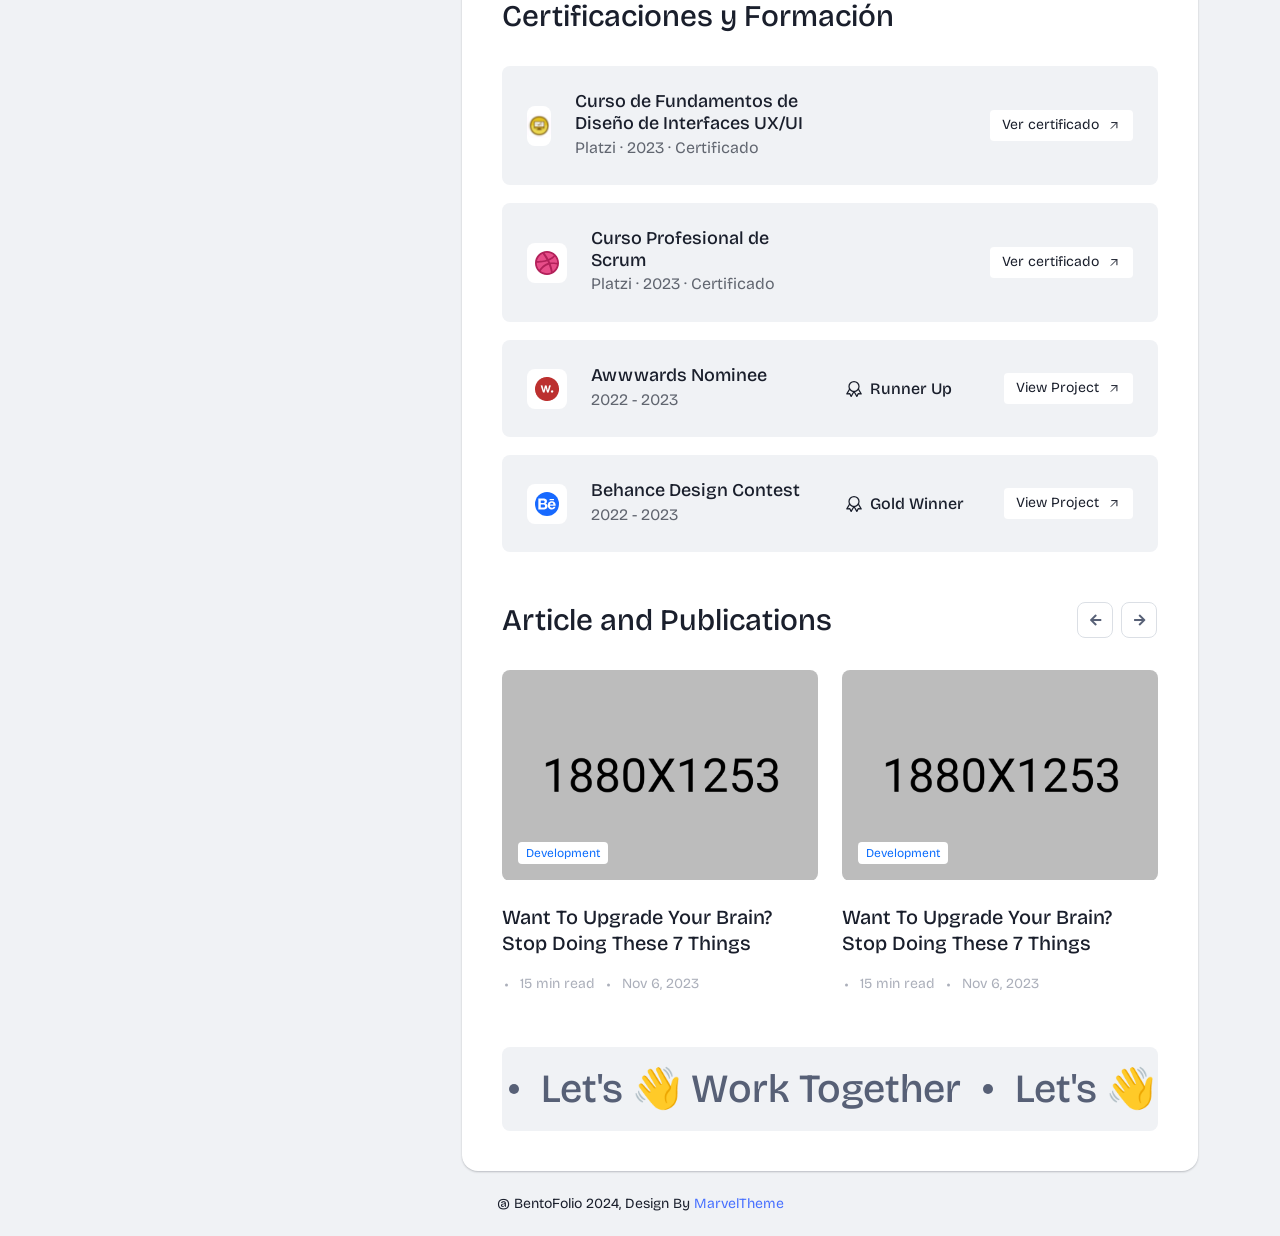
<file: main-file/about.html>
<!DOCTYPE html>
<html lang="en">

<head>
  <meta charset="UTF-8">
  <meta http-equiv="X-UA-Compatible" content="IE=edge">
  <title>Mas de mi [Andrea Pérez] | Portfolio UX/UI | Diseño Web y Mobile</title>
  <meta name="description" content="Bentofolio - Bootstrap Personal Portfolio Template">
  <meta name="viewport" content="width=device-width, initial-scale=1">
  <link rel="shortcut icon" type="image/x-icon" href="assets/img/favicon.svg">

  <!-- CSS here -->
  <link rel="stylesheet" href="assets/css/bootstrap.min.css">
  <link rel="stylesheet" href="assets/fontawsome/css/all.min.css">
  <link rel="stylesheet" href="assets/fontawsome/css/fontawesome.min.css">
  <link rel="stylesheet" href="assets/css/slick.css">
  <link rel="stylesheet" href="assets/css/magnific-popup.css">
  <link rel="stylesheet" href="assets/css/style.css">
  <link rel="stylesheet" href="assets/css/responsive.css">
</head>

<body>
  <div id="page-content">
    <!-- header part start -->
    <header class="header-area">
      <nav class="navbar">
        <div class="container">
          <div class="menu-container">
            <div class="logo">
              <a class="navbar-brand me-0" href="index.html">
                <svg width="24" height="24" viewBox="0 0 24 24" fill="none" xmlns="http://www.w3.org/2000/svg">
                  <path
                    d="M0 1.5C0 1.10218 0.158035 0.720644 0.43934 0.43934C0.720644 0.158035 1.10218 0 1.5 0L9 0C9.39782 0 9.77936 0.158035 10.0607 0.43934C10.342 0.720644 10.5 1.10218 10.5 1.5V22.5C10.5 22.8978 10.342 23.2794 10.0607 23.5607C9.77936 23.842 9.39782 24 9 24H1.5C1.10218 24 0.720644 23.842 0.43934 23.5607C0.158035 23.2794 0 22.8978 0 22.5V1.5ZM13.5 1.5C13.5 1.10218 13.658 0.720644 13.9393 0.43934C14.2206 0.158035 14.6022 0 15 0L22.5 0C22.8978 0 23.2794 0.158035 23.5607 0.43934C23.842 0.720644 24 1.10218 24 1.5V9C24 9.39782 23.842 9.77936 23.5607 10.0607C23.2794 10.342 22.8978 10.5 22.5 10.5H15C14.6022 10.5 14.2206 10.342 13.9393 10.0607C13.658 9.77936 13.5 9.39782 13.5 9V1.5ZM13.5 15C13.5 14.6022 13.658 14.2206 13.9393 13.9393C14.2206 13.658 14.6022 13.5 15 13.5H22.5C22.8978 13.5 23.2794 13.658 23.5607 13.9393C23.842 14.2206 24 14.6022 24 15V22.5C24 22.8978 23.842 23.2794 23.5607 23.5607C23.2794 23.842 22.8978 24 22.5 24H15C14.6022 24 14.2206 23.842 13.9393 23.5607C13.658 23.2794 13.5 22.8978 13.5 22.5V15Z"
                    class="logo-icon" />
                </svg>
                <span>Andrea<span class="primary">Perez</span></span>
              </a>
            </div>
            <div class="navbar-main d-flex flex-grow-1">
              <div class="logo inner-logo d-block d-xl-none">
                <a class="navbar-brand me-0" href="index.html">
                  <svg width="24" height="24" viewBox="0 0 24 24" fill="none" xmlns="http://www.w3.org/2000/svg">
                    <path
                      d="M0 1.5C0 1.10218 0.158035 0.720644 0.43934 0.43934C0.720644 0.158035 1.10218 0 1.5 0L9 0C9.39782 0 9.77936 0.158035 10.0607 0.43934C10.342 0.720644 10.5 1.10218 10.5 1.5V22.5C10.5 22.8978 10.342 23.2794 10.0607 23.5607C9.77936 23.842 9.39782 24 9 24H1.5C1.10218 24 0.720644 23.842 0.43934 23.5607C0.158035 23.2794 0 22.8978 0 22.5V1.5ZM13.5 1.5C13.5 1.10218 13.658 0.720644 13.9393 0.43934C14.2206 0.158035 14.6022 0 15 0L22.5 0C22.8978 0 23.2794 0.158035 23.5607 0.43934C23.842 0.720644 24 1.10218 24 1.5V9C24 9.39782 23.842 9.77936 23.5607 10.0607C23.2794 10.342 22.8978 10.5 22.5 10.5H15C14.6022 10.5 14.2206 10.342 13.9393 10.0607C13.658 9.77936 13.5 9.39782 13.5 9V1.5ZM13.5 15C13.5 14.6022 13.658 14.2206 13.9393 13.9393C14.2206 13.658 14.6022 13.5 15 13.5H22.5C22.8978 13.5 23.2794 13.658 23.5607 13.9393C23.842 14.2206 24 14.6022 24 15V22.5C24 22.8978 23.842 23.2794 23.5607 23.5607C23.2794 23.842 22.8978 24 22.5 24H15C14.6022 24 14.2206 23.842 13.9393 23.5607C13.658 23.2794 13.5 22.8978 13.5 22.5V15Z"
                      class="logo-icon" />
                  </svg>
                  <span>Colour<span class="primary">andy</span></span>
                </a>
              </div>
              <ul class="navbar-info mx-auto">
                <li class="nav-item">
                  <a class="nav-link" aria-current="page" href="index.html">
                    <svg class="nav-icon" viewBox="0 0 15 15" fill="none" xmlns="http://www.w3.org/2000/svg">
                      <path
                        d="M13.475 4.92481L9.03083 1.46814C8.64082 1.16473 8.1608 1 7.66667 1C7.17254 1 6.69251 1.16473 6.3025 1.46814L1.8575 4.92481C1.59037 5.13254 1.37424 5.39858 1.22563 5.7026C1.07701 6.00662 0.99984 6.34058 1 6.67897V12.679C1 13.121 1.17559 13.5449 1.48816 13.8575C1.80072 14.17 2.22464 14.3456 2.66667 14.3456H12.6667C13.1087 14.3456 13.5326 14.17 13.8452 13.8575C14.1577 13.5449 14.3333 13.121 14.3333 12.679V6.67897C14.3333 5.99314 14.0167 5.34564 13.475 4.92481Z"
                        stroke-width="1.4" stroke-linecap="round" stroke-linejoin="round" />
                      <path d="M10.9753 10.1665C9.13359 11.2773 6.14859 11.2773 4.30859 10.1665" stroke-width="1.4"
                        stroke-linecap="round" stroke-linejoin="round" />
                    </svg>
                    <span>Inicio</span>
                  </a>
                </li>
                <li class="nav-item">
                  <a class="nav-link active" href="about.html">
                    <svg class="nav-icon" viewBox="0 0 18 18" fill="none" xmlns="http://www.w3.org/2000/svg">
                      <path
                        d="M9 9.8335C9.66304 9.8335 10.2989 9.5701 10.7678 9.10126C11.2366 8.63242 11.5 7.99654 11.5 7.3335C11.5 6.67045 11.2366 6.03457 10.7678 5.56573C10.2989 5.09689 9.66304 4.8335 9 4.8335C8.33696 4.8335 7.70107 5.09689 7.23223 5.56573C6.76339 6.03457 6.5 6.67045 6.5 7.3335C6.5 7.99654 6.76339 8.63242 7.23223 9.10126C7.70107 9.5701 8.33696 9.8335 9 9.8335Z"
                        stroke-width="1.4" stroke-linecap="round" stroke-linejoin="round" />
                      <path
                        d="M9 1.5C15 1.5 16.5 3 16.5 9C16.5 15 15 16.5 9 16.5C3 16.5 1.5 15 1.5 9C1.5 3 3 1.5 9 1.5Z"
                        stroke-width="1.4" stroke-linecap="round" stroke-linejoin="round" />
                      <path
                        d="M4 15.7085V15.6668C4 14.7828 4.35119 13.9349 4.97631 13.3098C5.60143 12.6847 6.44928 12.3335 7.33333 12.3335H10.6667C11.5507 12.3335 12.3986 12.6847 13.0237 13.3098C13.6488 13.9349 14 14.7828 14 15.6668V15.7085"
                        stroke-width="1.4" stroke-linecap="round" stroke-linejoin="round" />
                    </svg>
                    Mas de mi
                  </a>
                </li>
                <li class="nav-item">
                  <a class="nav-link" href="services.html">
                    <svg class="nav-icon" viewBox="0 0 16 16" fill="none" xmlns="http://www.w3.org/2000/svg">
                      <path d="M7.99967 1.3335L1.33301 4.66683L7.99967 8.00016L14.6663 4.66683L7.99967 1.3335Z"
                        stroke-width="1.4" stroke-linecap="round" stroke-linejoin="round" />
                      <path d="M1.33301 8L7.99967 11.3333L14.6663 8" stroke-width="1.4" stroke-linecap="round"
                        stroke-linejoin="round" />
                      <path d="M1.33301 11.3335L7.99967 14.6668L14.6663 11.3335" stroke-width="1.4"
                        stroke-linecap="round" stroke-linejoin="round" />
                    </svg>
                    Servicios
                  </a>
                </li>
                <li class="nav-item">
                  <a class="nav-link" href="portfolio.html">
                    <svg class="nav-icon" viewBox="0 0 18 17" fill="none" xmlns="http://www.w3.org/2000/svg">
                      <path
                        d="M2.00326 3.99733L7.95159 1.40649C8.04974 1.36442 8.15533 1.34243 8.26212 1.34181C8.3689 1.34119 8.47473 1.36196 8.57337 1.40289C8.67201 1.44382 8.76145 1.50408 8.83642 1.58013C8.9114 1.65617 8.97039 1.74646 9.00992 1.84566L13.1133 11.764C13.1985 11.9651 13.2014 12.1917 13.1213 12.3949C13.0412 12.5982 12.8845 12.7618 12.6849 12.8507L6.73742 15.4415C6.63922 15.4837 6.53356 15.5058 6.42668 15.5065C6.3198 15.5072 6.21387 15.4864 6.11514 15.4455C6.0164 15.4046 5.92688 15.3442 5.85184 15.2681C5.7768 15.192 5.71778 15.1016 5.67826 15.0023L1.57492 5.08316C1.48963 4.88204 1.48673 4.65546 1.56684 4.45222C1.64696 4.24898 1.80367 4.08616 2.00326 3.99733Z"
                        stroke-width="1.4" stroke-linecap="round" stroke-linejoin="round" />
                      <path
                        d="M11.5 1.3335H12.3333C12.5543 1.3335 12.7663 1.42129 12.9226 1.57757C13.0789 1.73385 13.1667 1.94582 13.1667 2.16683V5.0835"
                        stroke-width="1.4" stroke-linecap="round" stroke-linejoin="round" />
                      <path
                        d="M15.6663 3C15.8863 3.09333 16.0997 3.18083 16.3063 3.2625C16.5098 3.34882 16.6706 3.51241 16.7534 3.71729C16.8362 3.92217 16.8343 4.15155 16.748 4.355L14.833 8.83334"
                        stroke-width="1.4" stroke-linecap="round" stroke-linejoin="round" />
                    </svg>
                    Trabajos
                  </a>
                </li>
                <li class="nav-item">
                  <a class="nav-link" href="blog.html">
                    <svg class="nav-icon" viewBox="0 0 17 16" fill="none" xmlns="http://www.w3.org/2000/svg">
                      <path
                        d="M12.1663 6.16676L13.4163 4.91676C13.6352 4.69789 13.8088 4.43805 13.9273 4.15208C14.0457 3.86612 14.1067 3.55962 14.1067 3.25009C14.1067 2.94056 14.0457 2.63406 13.9273 2.3481C13.8088 2.06213 13.6352 1.80229 13.4163 1.58342C13.1975 1.36455 12.9376 1.19094 12.6517 1.07248C12.3657 0.954033 12.0592 0.893066 11.7497 0.893066C11.4401 0.893066 11.1336 0.954033 10.8477 1.07248C10.5617 1.19094 10.3019 1.36455 10.083 1.58342L1.33301 10.3334V13.6668H4.66634L6.33301 12.0001"
                        stroke-width="1.4" stroke-linecap="round" stroke-linejoin="round" />
                      <path
                        d="M13.0004 15.3335L15.7921 12.5968C15.9633 12.4307 16.0995 12.232 16.1926 12.0124C16.2857 11.7927 16.3339 11.5567 16.3343 11.3181C16.3347 11.0796 16.2873 10.8434 16.1948 10.6235C16.1024 10.4035 15.9669 10.2044 15.7963 10.0377C15.448 9.69712 14.9806 9.50602 14.4935 9.50509C14.0065 9.50415 13.5383 9.69346 13.1888 10.0327L13.0021 10.216L12.8163 10.0327C12.4681 9.69237 12.0008 9.50143 11.5139 9.50049C11.0271 9.49956 10.5591 9.68871 10.2096 10.0277C10.0383 10.1937 9.9021 10.3924 9.80891 10.612C9.71572 10.8316 9.66746 11.0677 9.667 11.3062C9.66653 11.5447 9.71386 11.781 9.80619 12.0009C9.89853 12.2209 10.034 12.4201 10.2046 12.5868L13.0004 15.3335Z"
                        stroke-width="1.4" stroke-linecap="round" stroke-linejoin="round" />
                    </svg>
                    Blog
                  </a>
                </li>
                <li class="nav-item">
                  <a class="nav-link" href="contact.html">
                    <svg class="nav-icon" viewBox="0 0 18 17" fill="none" xmlns="http://www.w3.org/2000/svg">
                      <path d="M5.66699 5.5H12.3337" stroke-width="1.4" stroke-linecap="round"
                        stroke-linejoin="round" />
                      <path d="M5.66699 8.8335H10.667" stroke-width="1.4" stroke-linecap="round"
                        stroke-linejoin="round" />
                      <path
                        d="M14 1.3335C14.663 1.3335 15.2989 1.59689 15.7678 2.06573C16.2366 2.53457 16.5 3.17045 16.5 3.8335V10.5002C16.5 11.1632 16.2366 11.7991 15.7678 12.2679C15.2989 12.7368 14.663 13.0002 14 13.0002H9.83333L5.66667 15.5002V13.0002H4C3.33696 13.0002 2.70107 12.7368 2.23223 12.2679C1.76339 11.7991 1.5 11.1632 1.5 10.5002V3.8335C1.5 3.17045 1.76339 2.53457 2.23223 2.06573C2.70107 1.59689 3.33696 1.3335 4 1.3335H14Z"
                        stroke-width="1.4" stroke-linecap="round" stroke-linejoin="round" />
                    </svg>
                    Contacto
                  </a>
                </li>
              </ul>
              <div class="header-right-info d-flex align-items-center">
                <button class="theme-control-btn">
                  <span class="dark">
                    <svg width="24" height="24" viewBox="0 0 24 24" fill="none" xmlns="http://www.w3.org/2000/svg">
                      <path
                        d="M11.8005 3C10.207 3.0003 8.64356 3.44286 7.27683 4.28049C5.91011 5.11811 4.79139 6.31937 4.04002 7.75612C3.28865 9.19288 2.93281 10.8112 3.01046 12.4386C3.08811 14.0659 3.59633 15.6411 4.48091 16.9963C5.3655 18.3514 6.59326 19.4356 8.03324 20.1333C9.47322 20.8309 11.0714 21.1157 12.6573 20.9574C14.2432 20.7991 15.7573 20.2036 17.0381 19.2344C18.319 18.2652 19.3185 16.9587 19.9301 15.4542C20.2302 14.7162 19.5111 13.9746 18.7875 14.2752C17.5475 14.7888 16.1706 14.8418 14.8963 14.425C13.622 14.0082 12.5308 13.1479 11.8126 11.9937C11.0943 10.8396 10.7943 9.4645 10.9648 8.10764C11.1353 6.75077 11.7655 5.49792 12.7458 4.5669L12.8136 4.4949C13.2986 3.9279 12.913 3.0072 12.1464 3.0072H11.9122L11.8524 3.0018L11.7996 3H11.8005Z"
                        fill="#1A1F2C" />
                    </svg>
                    <small class="theme-text d-block d-xl-none">Change appearance</small>
                  </span>
                  <span class="light">
                    <svg width="24" height="24" viewBox="0 0 24 24" fill="none" xmlns="http://www.w3.org/2000/svg">
                      <path
                        d="M12 19C12.2449 19 12.4813 19.09 12.6644 19.2527C12.8474 19.4155 12.9643 19.6397 12.993 19.883L13 20V21C12.9997 21.2549 12.9021 21.5 12.7272 21.6854C12.5522 21.8707 12.313 21.9822 12.0586 21.9972C11.8042 22.0121 11.5536 21.9293 11.3582 21.7657C11.1627 21.6021 11.0371 21.3701 11.007 21.117L11 21V20C11 19.7348 11.1054 19.4804 11.2929 19.2929C11.4804 19.1054 11.7348 19 12 19Z"
                        fill="#FD7E41" />
                      <path
                        d="M18.3127 16.9099L18.4067 16.9929L19.1067 17.6929C19.2861 17.8729 19.3902 18.1144 19.398 18.3683C19.4057 18.6223 19.3165 18.8697 19.1485 19.0602C18.9804 19.2508 18.7462 19.3702 18.4933 19.3943C18.2403 19.4184 17.9877 19.3454 17.7867 19.1899L17.6927 19.1069L16.9927 18.4069C16.8202 18.2347 16.7165 18.0053 16.7012 17.7619C16.6859 17.5186 16.76 17.278 16.9097 17.0855C17.0593 16.893 17.2741 16.7618 17.5137 16.7166C17.7533 16.6713 18.0012 16.7152 18.2107 16.8399L18.3127 16.9099Z"
                        fill="#FD7E41" />
                      <path
                        d="M7.00747 16.993C7.17965 17.1652 7.28308 17.3943 7.29836 17.6373C7.31364 17.8803 7.23972 18.1206 7.09047 18.313L7.00747 18.407L6.30747 19.107C6.12751 19.2863 5.88604 19.3905 5.63209 19.3982C5.37814 19.406 5.13076 19.3168 4.94019 19.1487C4.74963 18.9807 4.63017 18.7464 4.60607 18.4935C4.58198 18.2406 4.65506 17.988 4.81047 17.787L4.89347 17.693L5.59347 16.993C5.781 16.8055 6.03531 16.7002 6.30047 16.7002C6.56563 16.7002 6.81994 16.8055 7.00747 16.993Z"
                        fill="#FD7E41" />
                      <path
                        d="M3.99987 11C4.25475 11.0003 4.4999 11.0979 4.68524 11.2728C4.87057 11.4478 4.9821 11.687 4.99704 11.9414C5.01198 12.1958 4.92919 12.4464 4.7656 12.6418C4.60201 12.8373 4.36996 12.9629 4.11687 12.993L3.99987 13H2.99987C2.74499 12.9997 2.49984 12.9021 2.3145 12.7272C2.12916 12.5522 2.01763 12.313 2.0027 12.0586C1.98776 11.8042 2.07054 11.5536 2.23413 11.3582C2.39772 11.1627 2.62977 11.0371 2.88287 11.007L2.99987 11H3.99987Z"
                        fill="#FD7E41" />
                      <path
                        d="M20.9999 11C21.2547 11.0003 21.4999 11.0979 21.6852 11.2728C21.8706 11.4478 21.9821 11.687 21.997 11.9414C22.012 12.1958 21.9292 12.4464 21.7656 12.6418C21.602 12.8373 21.37 12.9629 21.1169 12.993L20.9999 13H19.9999C19.745 12.9997 19.4998 12.9021 19.3145 12.7272C19.1292 12.5522 19.0176 12.313 19.0027 12.0586C18.9878 11.8042 19.0705 11.5536 19.2341 11.3582C19.3977 11.1627 19.6298 11.0371 19.8829 11.007L19.9999 11H20.9999Z"
                        fill="#FD7E41" />
                      <path
                        d="M6.21264 4.80985L6.30664 4.89285L7.00664 5.59285C7.18599 5.77281 7.29011 6.01429 7.29787 6.26824C7.30562 6.52219 7.21642 6.76957 7.04839 6.96013C6.88036 7.1507 6.64609 7.27016 6.39316 7.29425C6.14024 7.31834 5.88763 7.24526 5.68664 7.08985L5.59264 7.00685L4.89264 6.30685C4.72073 6.13453 4.61757 5.90543 4.6025 5.66248C4.58744 5.41954 4.6615 5.17945 4.8108 4.98721C4.9601 4.79497 5.1744 4.66378 5.41351 4.61824C5.65262 4.57271 5.90013 4.61594 6.10964 4.73985L6.21264 4.80985Z"
                        fill="#FD7E41" />
                      <path
                        d="M19.1071 4.89288C19.2793 5.06508 19.3827 5.29418 19.398 5.5372C19.4132 5.78023 19.3393 6.02048 19.1901 6.21288L19.1071 6.30688L18.4071 7.00688C18.2271 7.18623 17.9856 7.29036 17.7317 7.29811C17.4777 7.30587 17.2304 7.21667 17.0398 7.04864C16.8492 6.8806 16.7298 6.64633 16.7057 6.39341C16.6816 6.14049 16.7547 5.88788 16.9101 5.68688L16.9931 5.59288L17.6931 4.89288C17.8806 4.70541 18.1349 4.6001 18.4001 4.6001C18.6652 4.6001 18.9196 4.70541 19.1071 4.89288Z"
                        fill="#FD7E41" />
                      <path
                        d="M12 2C12.2449 2.00003 12.4813 2.08996 12.6644 2.25272C12.8474 2.41547 12.9643 2.63975 12.993 2.883L13 3V4C12.9997 4.25488 12.9021 4.50003 12.7272 4.68537C12.5522 4.8707 12.313 4.98223 12.0586 4.99717C11.8042 5.01211 11.5536 4.92933 11.3582 4.76573C11.1627 4.60214 11.0371 4.3701 11.007 4.117L11 4V3C11 2.73478 11.1054 2.48043 11.2929 2.29289C11.4804 2.10536 11.7348 2 12 2Z"
                        fill="#FD7E41" />
                      <path
                        d="M12 7C12.9797 6.99994 13.9378 7.28769 14.7553 7.8275C15.5729 8.36731 16.2138 9.1354 16.5986 10.0364C16.9833 10.9373 17.0949 11.9315 16.9195 12.8953C16.7441 13.8592 16.2893 14.7502 15.6118 15.4579C14.9343 16.1655 14.0638 16.6585 13.1085 16.8756C12.1532 17.0928 11.1552 17.0245 10.2383 16.6793C9.3215 16.334 8.52629 15.7271 7.95146 14.9338C7.37663 14.1405 7.04752 13.1958 7.005 12.217L7 12L7.005 11.783C7.06092 10.4958 7.61161 9.27978 8.54222 8.38866C9.47284 7.49754 10.7115 7.00007 12 7Z"
                        fill="#FD7E41" />
                    </svg>
                    <small class="theme-text d-block d-xl-none">Change appearance</small>
                  </span>
                </button>
                <a href="index-en.htmls" class="lets-talk-btn">
                  English
                </a>
              </div>
            </div>
            <div class="mobile-menu-overlay d-block d-lg-none"></div>
            <div class="mobile-menu-control-bar d-block d-xl-none">
              <button class="mobile-menu-control-bar">
                <i class="fas fa-bars"></i>
              </button>
            </div>
          </div>
        </div>
      </nav>
    </header>
    <!-- header part end -->

    <!-- main area part start -->
    <main>

      <section class="content-box-area mt-4">
        <div class="container">
          <div class="row g-4">
            <div class="col-xl-4">
              <div class="card profile-card">
                <div class="card-body">
                  <div class="image text-center">
                    <img src="assets/img/images/profile2.png" alt="profile">
                  </div>
                  <div class="text">
                    <h3 class="card-title">Soy Andrea Pérez 👋</h3>
                    
                    <p><span>Diseñadora UX/UI</span> 🌟<span> busco seguir creando experiencias digitales accesibles,</span> intuitivas y centradas
                      <span>en las personas.</span> Soy proactiva, curiosa y resolutiva, con una fuerte orientacion al trabajo en equipo y la mejora continua.</p>                      
                    <div class="common-button-groups">
                      <a class="btn btn-call" href="https://t.me/andreamariange">
                        <svg class="icon" width="25" height="24" viewBox="0 0 25 24" fill="none"
                          xmlns="http://www.w3.org/2000/svg">
                          <path 
                            d="M5.5 4H9.5L11.5 9L9 10.5C10.071 12.6715 11.8285 14.429 14 15.5L15.5 13L20.5 15V19C20.5 19.5304 20.2893 20.0391 19.9142 20.4142C19.5391 20.7893 19.0304 21 18.5 21C14.5993 20.763 10.9202 19.1065 8.15683 16.3432C5.3935 13.5798 3.73705 9.90074 3.5 6C3.5 5.46957 3.71071 4.96086 4.08579 4.58579C4.46086 4.21071 4.96957 4 5.5 4Z"
                            stroke="white" stroke-width="1.5" stroke-linecap="round" stroke-linejoin="round" />
                          <path
                            d="M15.5 7C16.0304 7 16.5391 7.21071 16.9142 7.58579C17.2893 7.96086 17.5 8.46957 17.5 9"
                            stroke="white" stroke-width="1.5" stroke-linecap="round" stroke-linejoin="round" />
                          <path d="M15.5 3C17.0913 3 18.6174 3.63214 19.7426 4.75736C20.8679 5.88258 21.5 7.4087 21.5 9"
                            stroke="white" stroke-width="1.5" stroke-linecap="round" stroke-linejoin="round" />
                        </svg>
                        Hablemos!
                      </a>
                      <button class="btn btn-copy" data-clipboard-text="Andydes23@gmail.com">
                        <svg class="icon" width="24" height="24" viewBox="0 0 24 24" fill="none"
                          xmlns="http://www.w3.org/2000/svg">
                          <path
                            d="M8 10C8 9.46957 8.21071 8.96086 8.58579 8.58579C8.96086 8.21071 9.46957 8 10 8H18C18.5304 8 19.0391 8.21071 19.4142 8.58579C19.7893 8.96086 20 9.46957 20 10V18C20 18.5304 19.7893 19.0391 19.4142 19.4142C19.0391 19.7893 18.5304 20 18 20H10C9.46957 20 8.96086 19.7893 8.58579 19.4142C8.21071 19.0391 8 18.5304 8 18V10Z"
                            stroke-width="1.5" stroke-linecap="round" stroke-linejoin="round" />
                          <path
                            d="M16 8V6C16 5.46957 15.7893 4.96086 15.4142 4.58579C15.0391 4.21071 14.5304 4 14 4H6C5.46957 4 4.96086 4.21071 4.58579 4.58579C4.21071 4.96086 4 5.46957 4 6V14C4 14.5304 4.21071 15.0391 4.58579 15.4142C4.96086 15.7893 5.46957 16 6 16H8"
                            stroke-width="1.5" stroke-linecap="round" stroke-linejoin="round" />
                        </svg>Email
                      </button>
                    </div>
                    <div class="social-media-icon">
                      <ul class="list-unstyled">
                        <li><a href="https://www.linkedin.com/in/andreamariange/"><i class="fab fa-linkedin"></i></a></li>
                        <li><a href="https://github.com/Andydes"><i class="fab fa-github"></i></a></li>
                        <li><a href="https://www.instagram.com/colourandy/#"><i class="fab fa-instagram"></i></a></li>
                      </ul>
                    </div>
                  </div>
                </div>
              </div>
            </div>
            <div class="col-xl-8">
              <div class="card content-box-card">
                <div class="card-body">
                  <div class="top-info">
                    <div class="text">
                      <h1 class="main-title">Hola, te cuento <span>mas de mi</span> 👋</h1>
                      <p> Me apasiona<b> diseñar productos que se sientan </b> 🖥️  <b>se vean bien y </b>  funcionen aún mejor.
                        </p>
                    </div>
                    <div class="available-btn">
                      <span><i class="fas fa-circle"></i> Disponible para trabajar</span>
                    </div>
                  </div>
                  <div class="counter-area">
                    <div class="counter">
                      <div class="counter-item">
                        <h3 class="number">5+</h3>
                        <p class="subtitle">años de experiencia. 
                        </p>
                      </div>
                      <div class="counter-item">
                        <h3 class="number">45+</h3>
                        <p class="subtitle">Proyectos completados
                        </p>
                      </div>
                      <div class="counter-item">
                        <h3 class="number">32+</h3>
                        <p class="subtitle">Marcas que confiaron en mi
                        </p>
                      </div>
                    </div>
                    <div class="circle-area">
                      <div class="circle-text">
                        <img class="circle-image" src="assets/img/about-us/circle-text.svg" alt="circle-text">
                        <img class="circle-image circle-image-light d-none"
                          src="assets/img/about-us/circle-text-light.svg" alt="circle-text">
                        <span class="arrow-down">
                          <svg width="40" height="40" viewBox="0 0 40 40" fill="none"
                            xmlns="http://www.w3.org/2000/svg">
                            <path d="M20 5V35" stroke="white" stroke-width="2" stroke-linecap="round"
                              stroke-linejoin="round" />
                            <path d="M15 30L20 35L25 30" stroke="white" stroke-width="2" stroke-linecap="round"
                              stroke-linejoin="round" />
                          </svg>
                        </span>
                      </div>
                    </div>
                  </div>
                  <div class="working-with-area">
                    <h2 class="main-common-title">He colaborado con más de 40 marcas  ✨ 
                    </h2>
                    <div class="working-with-main">
                      <div class="items">
                        <img src="assets/img/icons/adamoID.svg" alt="adamo">
                      </div>
                      <div class="items">
                        <img src="assets/img/icons/Albanghu.svg" alt="Albanghu">
                      </div>
                      <div class="items">
                        <img src="assets/img/icons/limbo.svg" alt="limbo">
                      </div>
                      <div class="items">
                        <img src="assets/img/icons/botin.svg" alt="botin">
                      </div>
                      <div class="items">
                        <img src="assets/img/icons/darxpress.svg" alt="darxpress">
                      </div>
                      <div class="items">
                        <img src="assets/img/icons/Althady.svg" alt="Althady">
                      </div>
                      <div class="items">
                        <img src="assets/img/icons/Express.svg" alt="Express">
                      </div>
                      <div class="items">
                        <img src="assets/img/icons/alexa.svg" alt="alexa">
                      </div>
                      <div class="items">
                        <img src="assets/img/icons/Guatapay.svg" alt="Guatapay">
                      </div>
                      <div class="items">
                        <img src="assets/img/icons/Pioneros.svg" alt="Pioneros">
                      </div>
                      <div class="items">
                        <img src="assets/img/icons/Lupitas.svg" alt="Lupitas">
                      </div>
                      <div class="items">
                        <img src="assets/img/icons/Limboteams.svg" alt="limboteams">
                      </div>
                      <div class="items">
                        <img src="assets/img/icons/mamiantojitos.svg" alt="mamiantojitos">
                      </div>
                      <div class="items">
                        <img src="assets/img/icons/Cambios uruguay.svg" alt="cambios">
                      </div>
                    </div>
                  </div>
                  <div class="client-feedback">
                    <h2 class="main-common-title">Clientes que confiaron en mi
                    </h2>
                    <div class="row client-feedback-slider">
                      <div class="col-lg-6">
                        <div class="feedback-item">
                          <div class="feedback-top-info">
                            <div class="rating">
                              <i class="fas fa-star"></i>
                              <i class="fas fa-star"></i>
                              <i class="fas fa-star"></i>
                              <i class="fas fa-star"></i>
                              <i class="fas fa-star"></i>
                            </div>
                            <div class="website">
                              <a href="https://www.albanghu.com">Albanghu, Inc
                                <svg class="arrow-up" width="14" height="15" viewBox="0 0 14 15" fill="none"
                                  xmlns="http://www.w3.org/2000/svg">
                                  <path d="M9.91634 4.5835L4.08301 10.4168" stroke-linecap="round"
                                    stroke-linejoin="round" />
                                  <path d="M4.66699 4.5835H9.91699V9.8335" stroke-linecap="round"
                                    stroke-linejoin="round" />
                                </svg>
                              </a>
                            </div>
                          </div>
                          <div class="details">
                            <p>
                              "Andrea ha demostrado un compromiso y profesionalismo excepcionales en los proyectos de Albanghu. Su capacidad para resolver problemas, coordinar equipos y cumplir objetivos supera las expectativas. Su dedicación ha sido clave para alcanzar resultados sobresalientes, aportando valor en cada etapa del proceso. ¡Un verdadero ejemplo de excelencia!"
                            </p>
                          </div>
                          <div class="designation">
                            <p><span>Dario Barreto</span> - CEO Albanghu</p>
                          </div>
                        </div>
                      </div>
                      <div class="col-lg-6">
                        <div class="feedback-item">
                          <div class="feedback-top-info">
                            <div class="rating">
                              <i class="fas fa-star"></i>
                              <i class="fas fa-star"></i>
                              <i class="fas fa-star"></i>
                              <i class="fas fa-star"></i>
                              <i class="fas fa-star"></i>
                            </div>
                            <div class="website">
                              <a href="https://limboteams.com/">Limboteams 
                                <svg class="arrow-up" width="14" height="15" viewBox="0 0 14 15" fill="none"
                                  xmlns="http://www.w3.org/2000/svg">
                                  <path d="M9.91634 4.5835L4.08301 10.4168" stroke-linecap="round"
                                    stroke-linejoin="round" />
                                  <path d="M4.66699 4.5835H9.91699V9.8335" stroke-linecap="round"
                                    stroke-linejoin="round" />
                                </svg>
                              </a>
                            </div>
                          </div>
                          <div class="details">
                            <p>
                              ¡Trabajar con Andrea ha sido una experiencia excepcional! Como project manager y diseñadora, ella ha demostrado un nivel de habilidad y dedicación que va más allá de lo que se espera. Su creatividad y atención al detalle son sorprendentes, y siempre está dispuesta a ayudar a su equipo en cualquier tarea que se necesite. La energía positiva que aporta a nuestras reuniones es contagiosa y siempre sabe cómo motivar a su equipo para alcanzar los objetivos en el tiempo. 
                            </p>
                          </div>
                          <div class="designation">
                            <p><span>Anniel Luna</span> - CEO limboteams</p>
                          </div>
                        </div>
                      </div>
                      <div class="col-lg-6">
                        <div class="feedback-item">
                          <div class="feedback-top-info">
                            <div class="rating">
                              <i class="fas fa-star"></i>
                              <i class="fas fa-star"></i>
                              <i class="fas fa-star"></i>
                              <i class="fas fa-star"></i>
                              <i class="fas fa-star"></i>
                            </div>
                            <div class="website">
                              <a href="#">Framer.com
                                <svg class="arrow-up" width="14" height="15" viewBox="0 0 14 15" fill="none"
                                  xmlns="http://www.w3.org/2000/svg">
                                  <path d="M9.91634 4.5835L4.08301 10.4168" stroke-linecap="round"
                                    stroke-linejoin="round" />
                                  <path d="M4.66699 4.5835H9.91699V9.8335" stroke-linecap="round"
                                    stroke-linejoin="round" />
                                </svg>
                              </a>
                            </div>
                          </div>
                          <div class="details">
                            <p>
                              "We've been using BentoFolio for over a year now, and I must say, it's been a game-changer
                              for us. The user interface is intuitive and the feature.
                            </p>
                          </div>
                          <div class="designation">
                            <p><span>Oliver Clain</span> - Product Designer</p>
                          </div>
                        </div>
                      </div>
                    </div>
                  </div>
                  <div class="awards-recognitions">
                    <h2 class="main-common-title">Certificaciones y Formación
                    </h2>
                    <div class="awards-recognitions-main">
                      <ul class="list-unstyled">
                        <li>
                          <a href="#" class="d-block w-100">
                            <div class="awards-item">
                              <div class="award-name">
                                <div class="icon">
                                  <img src="assets/img/icons/Digital Project Management.svg" alt="adobe">
                                </div>
                                <div class="text">
                                  <h4 class="title">Curso de Fundamentos de Diseño de Interfaces UX/UI  </h4>
                                  <p class="year">Platzi · 2023 · Certificado</p>
                                </div>
                              </div>
                              
                              <div class="project-btn">
                              <a href="https://platzi.com/p/AndreaMariangela/curso/2071-gestion-digital/diploma/detalle/" target="_blank" rel="noopener noreferrer" class="project-btn">
                                <span>
                                  Ver certificado
                                  <svg class="arrow-up" width="14" height="15" viewBox="0 0 14 15" fill="none"
                                    xmlns="http://www.w3.org/2000/svg">
                                    <path d="M9.91634 4.5835L4.08301 10.4168" stroke-linecap="round"
                                      stroke-linejoin="round" />
                                    <path d="M4.66699 4.5835H9.91699V9.8335" stroke-linecap="round"
                                      stroke-linejoin="round" />
                                  </svg>
                                </span>
                              </a>
                              </div>
                            </div>
                          </a>
                        </li>
                        <li>
                          <a href="#" class="d-block w-100">
                            <div class="awards-item">
                              <div class="award-name">
                                <div class="icon">
                                  <img src="assets/img/icons/dribbble.svg" alt="dribbble">
                                </div>
                                <div class="text">
                                  <h4 class="title">Curso Profesional de Scrum</h4>
                                  <p class="year">Platzi · 2023 · Certificado</p>
                                </div>
                              </div>
                              <div class="project-btn">
                                <span>
                                  Ver certificado
                                  <svg class="arrow-up" width="14" height="15" viewBox="0 0 14 15" fill="none"
                                    xmlns="http://www.w3.org/2000/svg">
                                    <path d="M9.91634 4.5835L4.08301 10.4168" stroke-linecap="round"
                                      stroke-linejoin="round" />
                                    <path d="M4.66699 4.5835H9.91699V9.8335" stroke-linecap="round"
                                      stroke-linejoin="round" />
                                  </svg>
                                </span>
                              </div>
                            </div>
                          </a>
                        </li>
                        <li>
                          <a href="#" class="d-block w-100">
                            <div class="awards-item">
                              <div class="award-name">
                                <div class="icon">
                                  <img src="assets/img/icons/awwwards.png" alt="awwwards">
                                </div>
                                <div class="text">
                                  <h4 class="title">Awwwards Nominee</h4>
                                  <p class="year">2022 - 2023</p>
                                </div>
                              </div>
                              <div class="winner-tag">
                                <h4 class="title">
                                  <svg class="icon" width="24" height="24" viewBox="0 0 24 24" fill="none"
                                    xmlns="http://www.w3.org/2000/svg">
                                    <path
                                      d="M6 9C6 10.5913 6.63214 12.1174 7.75736 13.2426C8.88258 14.3679 10.4087 15 12 15C13.5913 15 15.1174 14.3679 16.2426 13.2426C17.3679 12.1174 18 10.5913 18 9C18 7.4087 17.3679 5.88258 16.2426 4.75736C15.1174 3.63214 13.5913 3 12 3C10.4087 3 8.88258 3.63214 7.75736 4.75736C6.63214 5.88258 6 7.4087 6 9Z"
                                      stroke-width="1.5" stroke-linecap="round" stroke-linejoin="round" />
                                    <path d="M12 15L15.4 20.89L16.998 17.657L20.596 17.889L17.196 12" stroke-width="1.5"
                                      stroke-linecap="round" stroke-linejoin="round" />
                                    <path d="M6.80234 12L3.40234 17.89L7.00034 17.657L8.59834 20.889L11.9983 15"
                                      stroke-width="1.5" stroke-linecap="round" stroke-linejoin="round" />
                                  </svg>
                                  Runner Up
                                </h4>
                              </div>
                              <div class="project-btn">
                                <span>
                                  View Project
                                  <svg class="arrow-up" width="14" height="15" viewBox="0 0 14 15" fill="none"
                                    xmlns="http://www.w3.org/2000/svg">
                                    <path d="M9.91634 4.5835L4.08301 10.4168" stroke-linecap="round"
                                      stroke-linejoin="round" />
                                    <path d="M4.66699 4.5835H9.91699V9.8335" stroke-linecap="round"
                                      stroke-linejoin="round" />
                                  </svg>
                                </span>
                              </div>
                            </div>
                          </a>
                        </li>
                        <li>
                          <a href="#" class="d-block w-100">
                            <div class="awards-item">
                              <div class="award-name">
                                <div class="icon">
                                  <img src="assets/img/icons/behance.svg" alt="behance">
                                </div>
                                <div class="text">
                                  <h4 class="title">Behance Design Contest</h4>
                                  <p class="year">2022 - 2023</p>
                                </div>
                              </div>
                              <div class="winner-tag">
                                <h4 class="title">
                                  <svg class="icon" width="24" height="24" viewBox="0 0 24 24" fill="none"
                                    xmlns="http://www.w3.org/2000/svg">
                                    <path
                                      d="M6 9C6 10.5913 6.63214 12.1174 7.75736 13.2426C8.88258 14.3679 10.4087 15 12 15C13.5913 15 15.1174 14.3679 16.2426 13.2426C17.3679 12.1174 18 10.5913 18 9C18 7.4087 17.3679 5.88258 16.2426 4.75736C15.1174 3.63214 13.5913 3 12 3C10.4087 3 8.88258 3.63214 7.75736 4.75736C6.63214 5.88258 6 7.4087 6 9Z"
                                      stroke-width="1.5" stroke-linecap="round" stroke-linejoin="round" />
                                    <path d="M12 15L15.4 20.89L16.998 17.657L20.596 17.889L17.196 12" stroke-width="1.5"
                                      stroke-linecap="round" stroke-linejoin="round" />
                                    <path d="M6.80234 12L3.40234 17.89L7.00034 17.657L8.59834 20.889L11.9983 15"
                                      stroke-width="1.5" stroke-linecap="round" stroke-linejoin="round" />
                                  </svg>
                                  Gold Winner
                                </h4>
                              </div>
                              <div class="project-btn">
                                <span>
                                  View Project
                                  <svg class="arrow-up" width="14" height="15" viewBox="0 0 14 15" fill="none"
                                    xmlns="http://www.w3.org/2000/svg">
                                    <path d="M9.91634 4.5835L4.08301 10.4168" stroke-linecap="round"
                                      stroke-linejoin="round" />
                                    <path d="M4.66699 4.5835H9.91699V9.8335" stroke-linecap="round"
                                      stroke-linejoin="round" />
                                  </svg>
                                </span>
                              </div>
                            </div>
                          </a>
                        </li>
                      </ul>
                    </div>
                  </div>
                  <div class="article-publications">
                    <h2 class="main-common-title">Article and Publications</h2>
                    <div class="article-publications-main">
                      <div class="row article-publications-slider">
                        <div class="col-lg-6">
                          <div class="article-publications-item">
                            <div class="image">
                              <a href="article.html" class="d-block w-100">
                                <img src="assets/img/blog/blog-img-1.jpg" alt="blog-img-1" class="img-fluid w-100">
                              </a>
                              <a href="article.html" class="tags">Development</a>
                            </div>
                            <div class="text">
                              <a href="article.html" class="title">Want To Upgrade Your Brain? Stop Doing These 7
                                Things</a>
                              <ul class="list-unstyled">
                                <li>15 min read</li>
                                <li>Nov 6, 2023</li>
                              </ul>
                            </div>
                          </div>
                        </div>
                        <div class="col-lg-6">
                          <div class="article-publications-item">
                            <div class="image">
                              <a href="article.html" class="d-block w-100">
                                <img src="assets/img/blog/blog-img-2.jpg" alt="blog-img-2" class="img-fluid w-100">
                              </a>
                              <a href="article.html" class="tags">Development</a>
                            </div>
                            <div class="text">
                              <a href="article.html" class="title">Want To Upgrade Your Brain? Stop Doing These 7
                                Things</a>
                              <ul class="list-unstyled">
                                <li>15 min read</li>
                                <li>Nov 6, 2023</li>
                              </ul>
                            </div>
                          </div>
                        </div>
                        <div class="col-lg-6">
                          <div class="article-publications-item">
                            <div class="image">
                              <a href="article.html" class="d-block w-100">
                                <img src="assets/img/blog/blog-img-3.jpg" alt="blog-img-3" class="img-fluid w-100">
                              </a>
                              <a href="article.html" class="tags">Development</a>
                            </div>
                            <div class="text">
                              <a href="article.html" class="title">Want To Upgrade Your Brain? Stop Doing These 7
                                Things</a>
                              <ul class="list-unstyled">
                                <li>15 min read</li>
                                <li>Nov 6, 2023</li>
                              </ul>
                            </div>
                          </div>
                        </div>
                      </div>
                    </div>
                  </div>
                  <div class="work-together-slider">
                    <div class="slider-main d-flex gap-4 align-items-center">
                      <div class="slider-item">
                        <a href="contact.html">Let's 👋 Work Together</a>
                        <a href="contact.html">Let's 👋 Work Together</a>
                      </div>
                      <div class="slider-item">
                        <a href="contact.html">Let's 👋 Work Together</a>
                        <a href="contact.html">Let's 👋 Work Together</a>
                      </div>
                    </div>
                  </div>
                </div>
              </div>
            </div>
          </div>
        </div>
      </section>

      <!-- background shape area start -->
      <div class="background-shapes">
        <div class="shape-1 common-shape">
          <img src="assets/img/bg/banner-shape-1.png" alt="banner-shape-1">
        </div>
        <div class="shape-2 common-shape">
          <img src="assets/img/bg/banner-shape-1.png" alt="banner-shape-1">
        </div>
        <div class="threed-shape-1 move-with-cursor" data-value="1">
          <img src="assets/img/bg/object-3d-1.png" alt="object-3d-1">
        </div>
        <div class="threed-shape-2 move-with-cursor" data-value="1">
          <img src="assets/img/bg/object-3d-2.png" alt="object-3d-2">
        </div>
      </div>
      <!-- background shape area end -->
    </main>
    <!-- main area part end -->

    <!-- footer part start -->
    <footer class="footer-area">
      <div class="container">
        <div class="text text-center">
          <p>@ BentoFolio 2024, Design By <a href="#">MarvelTheme</a></p>
        </div>
      </div>
    </footer>
    <!-- footer part end -->
  </div>
  <!-- JS here -->
  <script src="assets/js/vendor/jquery-3.6.0.min.js"></script>
  <script src="assets/js/bootstrap.bundle.min.js"></script>
  <script src="assets/js/jquery.magnific-popup.min.js"></script>
  <script src="assets/js/ajax-form.js"></script>
  <script src="assets/js/clipboard.min.js"></script>
  <script src="assets/js/slick.min.js"></script>
  <script src="assets/js/script.js"></script>
</body>


</html>
</file>
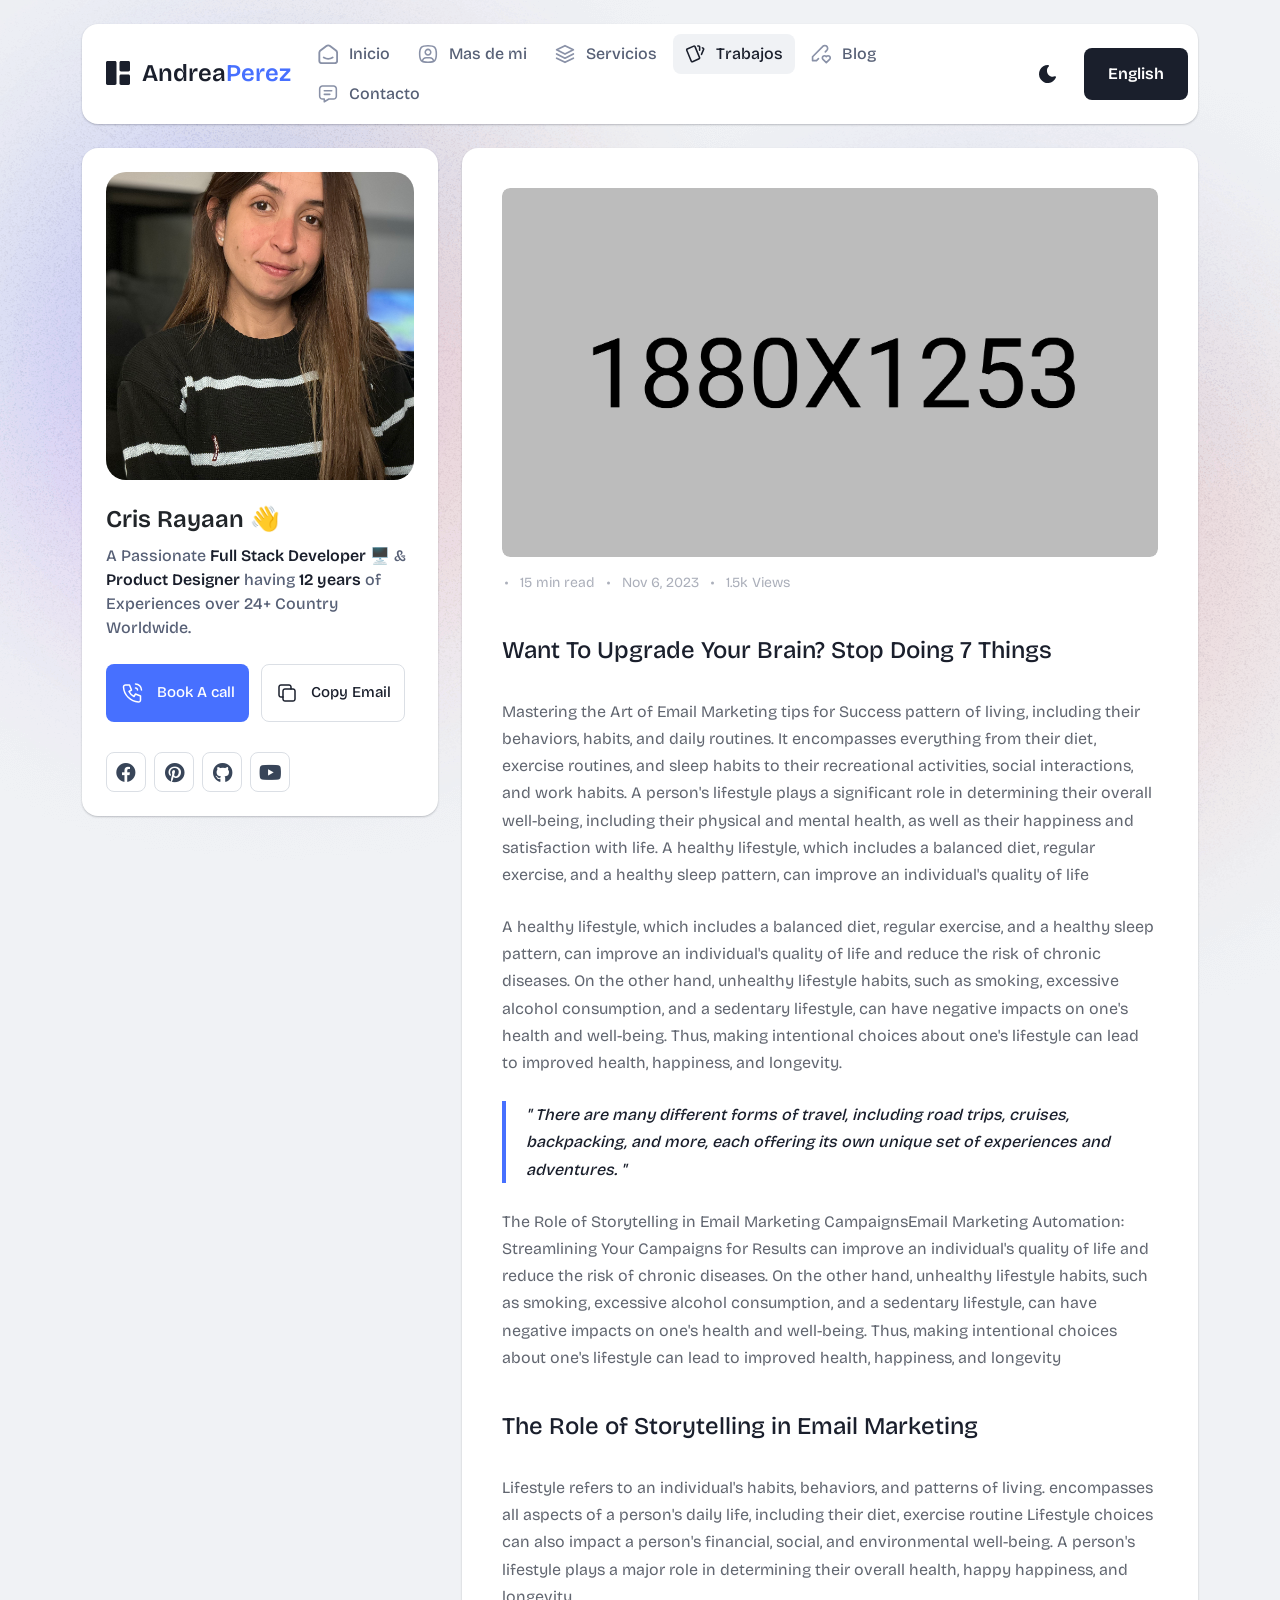
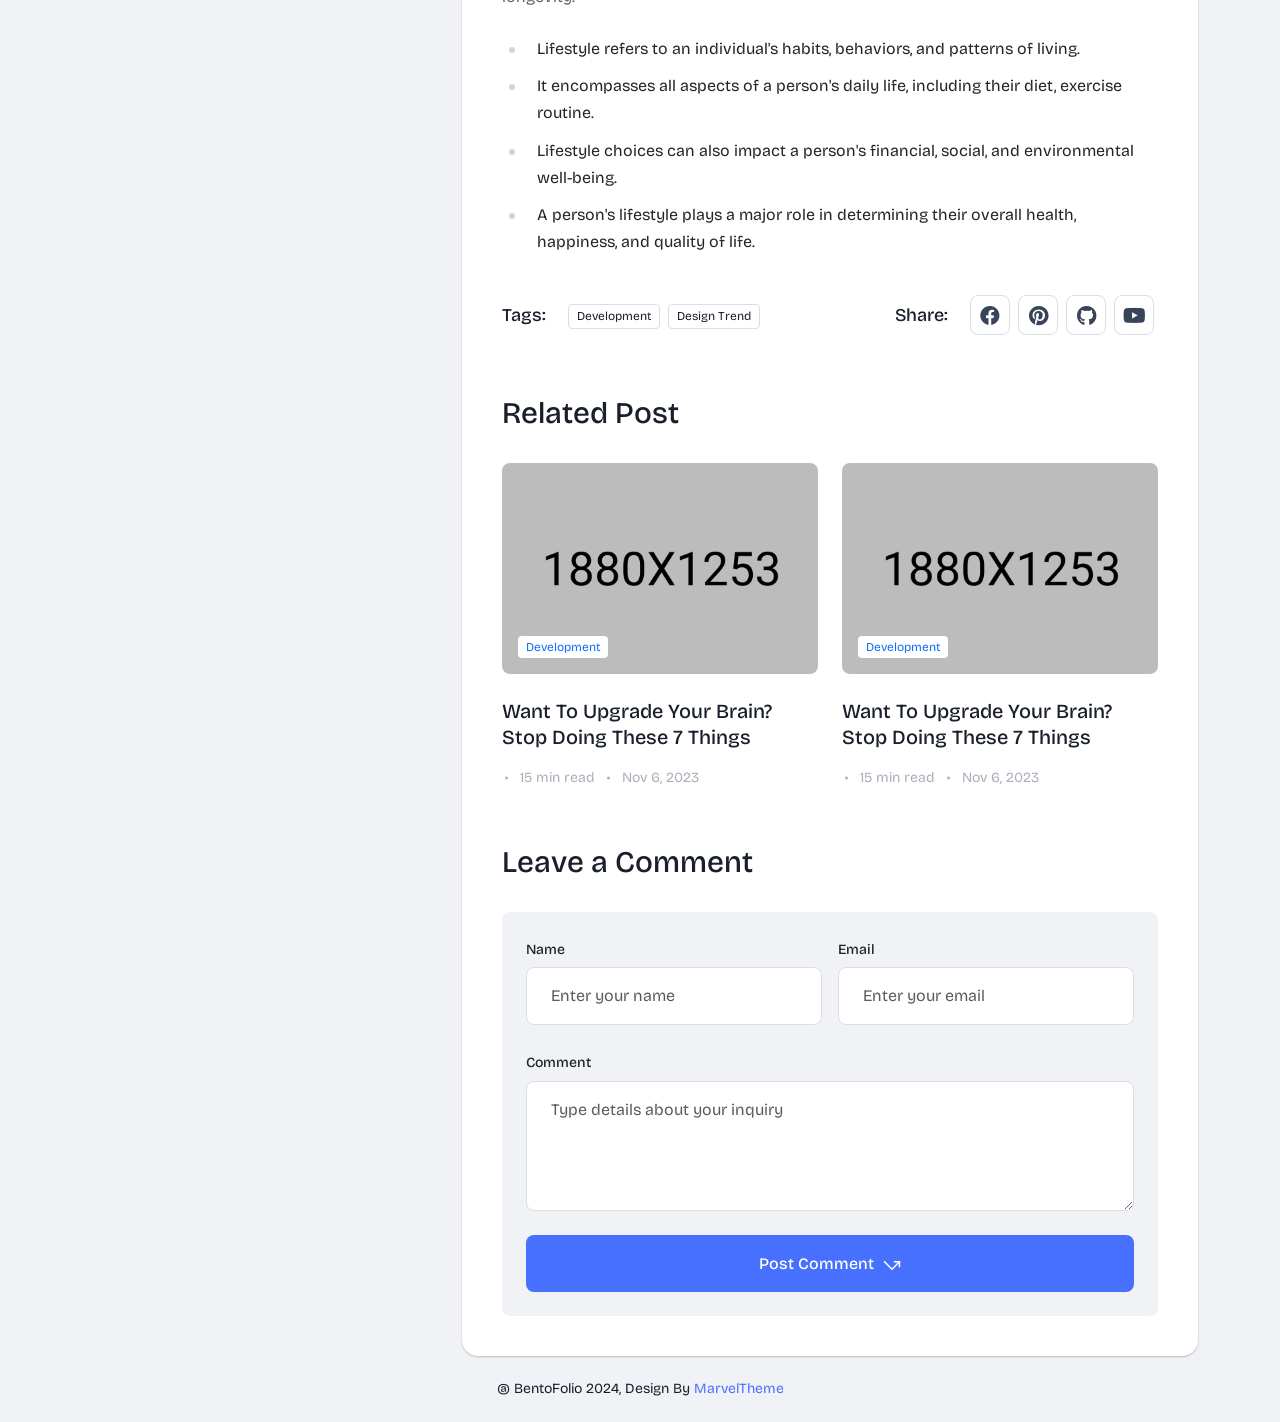
<file: main-file/article.html>
<!DOCTYPE html>
<html lang="en">

<head>
  <meta charset="UTF-8">
  <meta http-equiv="X-UA-Compatible" content="IE=edge">
  <title>Bentofolio - Bootstrap Personal Portfolio Template</title>
  <meta name="description" content="Bentofolio - Bootstrap Personal Portfolio Template">
  <meta name="viewport" content="width=device-width, initial-scale=1">

  <link rel="shortcut icon" type="image/x-icon" href="assets/img/favicon.svg">
  <!-- Place favicon.ico in the root directory -->

  <!-- CSS here -->
  <link rel="stylesheet" href="assets/css/bootstrap.min.css">
  <link rel="stylesheet" href="assets/fontawsome/css/all.min.css">
  <link rel="stylesheet" href="assets/fontawsome/css/fontawesome.min.css">
  <link rel="stylesheet" href="assets/css/slick.css">
  <link rel="stylesheet" href="assets/css/magnific-popup.css">
  <link rel="stylesheet" href="assets/css/style.css">
  <link rel="stylesheet" href="assets/css/responsive.css">
</head>

<body>
  <div id="page-content">
     <!-- header part start -->
     <header class="header-area">
      <nav class="navbar">
        <div class="container">
          <div class="menu-container">
            <div class="logo">
              <a class="navbar-brand me-0" href="index.html">
                <svg width="24" height="24" viewBox="0 0 24 24" fill="none" xmlns="http://www.w3.org/2000/svg">
                  <path
                    d="M0 1.5C0 1.10218 0.158035 0.720644 0.43934 0.43934C0.720644 0.158035 1.10218 0 1.5 0L9 0C9.39782 0 9.77936 0.158035 10.0607 0.43934C10.342 0.720644 10.5 1.10218 10.5 1.5V22.5C10.5 22.8978 10.342 23.2794 10.0607 23.5607C9.77936 23.842 9.39782 24 9 24H1.5C1.10218 24 0.720644 23.842 0.43934 23.5607C0.158035 23.2794 0 22.8978 0 22.5V1.5ZM13.5 1.5C13.5 1.10218 13.658 0.720644 13.9393 0.43934C14.2206 0.158035 14.6022 0 15 0L22.5 0C22.8978 0 23.2794 0.158035 23.5607 0.43934C23.842 0.720644 24 1.10218 24 1.5V9C24 9.39782 23.842 9.77936 23.5607 10.0607C23.2794 10.342 22.8978 10.5 22.5 10.5H15C14.6022 10.5 14.2206 10.342 13.9393 10.0607C13.658 9.77936 13.5 9.39782 13.5 9V1.5ZM13.5 15C13.5 14.6022 13.658 14.2206 13.9393 13.9393C14.2206 13.658 14.6022 13.5 15 13.5H22.5C22.8978 13.5 23.2794 13.658 23.5607 13.9393C23.842 14.2206 24 14.6022 24 15V22.5C24 22.8978 23.842 23.2794 23.5607 23.5607C23.2794 23.842 22.8978 24 22.5 24H15C14.6022 24 14.2206 23.842 13.9393 23.5607C13.658 23.2794 13.5 22.8978 13.5 22.5V15Z"
                    class="logo-icon" />
                </svg>
                <span>Andrea<span class="primary">Perez</span></span>
              </a>
            </div>
            <div class="navbar-main d-flex flex-grow-1">
              <div class="logo inner-logo d-block d-xl-none">
                <a class="navbar-brand me-0" href="index.html">
                  <svg width="24" height="24" viewBox="0 0 24 24" fill="none" xmlns="http://www.w3.org/2000/svg">
                    <path
                      d="M0 1.5C0 1.10218 0.158035 0.720644 0.43934 0.43934C0.720644 0.158035 1.10218 0 1.5 0L9 0C9.39782 0 9.77936 0.158035 10.0607 0.43934C10.342 0.720644 10.5 1.10218 10.5 1.5V22.5C10.5 22.8978 10.342 23.2794 10.0607 23.5607C9.77936 23.842 9.39782 24 9 24H1.5C1.10218 24 0.720644 23.842 0.43934 23.5607C0.158035 23.2794 0 22.8978 0 22.5V1.5ZM13.5 1.5C13.5 1.10218 13.658 0.720644 13.9393 0.43934C14.2206 0.158035 14.6022 0 15 0L22.5 0C22.8978 0 23.2794 0.158035 23.5607 0.43934C23.842 0.720644 24 1.10218 24 1.5V9C24 9.39782 23.842 9.77936 23.5607 10.0607C23.2794 10.342 22.8978 10.5 22.5 10.5H15C14.6022 10.5 14.2206 10.342 13.9393 10.0607C13.658 9.77936 13.5 9.39782 13.5 9V1.5ZM13.5 15C13.5 14.6022 13.658 14.2206 13.9393 13.9393C14.2206 13.658 14.6022 13.5 15 13.5H22.5C22.8978 13.5 23.2794 13.658 23.5607 13.9393C23.842 14.2206 24 14.6022 24 15V22.5C24 22.8978 23.842 23.2794 23.5607 23.5607C23.2794 23.842 22.8978 24 22.5 24H15C14.6022 24 14.2206 23.842 13.9393 23.5607C13.658 23.2794 13.5 22.8978 13.5 22.5V15Z"
                      class="logo-icon" />
                  </svg>
                  <span>Colour<span class="primary">andy</span></span>
                </a>
              </div>
              <ul class="navbar-info mx-auto">
                <li class="nav-item">
                  <a class="nav-link" aria-current="page" href="index.html">
                    <svg class="nav-icon" viewBox="0 0 15 15" fill="none" xmlns="http://www.w3.org/2000/svg">
                      <path
                        d="M13.475 4.92481L9.03083 1.46814C8.64082 1.16473 8.1608 1 7.66667 1C7.17254 1 6.69251 1.16473 6.3025 1.46814L1.8575 4.92481C1.59037 5.13254 1.37424 5.39858 1.22563 5.7026C1.07701 6.00662 0.99984 6.34058 1 6.67897V12.679C1 13.121 1.17559 13.5449 1.48816 13.8575C1.80072 14.17 2.22464 14.3456 2.66667 14.3456H12.6667C13.1087 14.3456 13.5326 14.17 13.8452 13.8575C14.1577 13.5449 14.3333 13.121 14.3333 12.679V6.67897C14.3333 5.99314 14.0167 5.34564 13.475 4.92481Z"
                        stroke-width="1.4" stroke-linecap="round" stroke-linejoin="round" />
                      <path d="M10.9753 10.1665C9.13359 11.2773 6.14859 11.2773 4.30859 10.1665" stroke-width="1.4"
                        stroke-linecap="round" stroke-linejoin="round" />
                    </svg>
                    <span>Inicio</span>
                  </a>
                </li>
                <li class="nav-item">
                  <a class="nav-link" href="about.html">
                    <svg class="nav-icon" viewBox="0 0 18 18" fill="none" xmlns="http://www.w3.org/2000/svg">
                      <path
                        d="M9 9.8335C9.66304 9.8335 10.2989 9.5701 10.7678 9.10126C11.2366 8.63242 11.5 7.99654 11.5 7.3335C11.5 6.67045 11.2366 6.03457 10.7678 5.56573C10.2989 5.09689 9.66304 4.8335 9 4.8335C8.33696 4.8335 7.70107 5.09689 7.23223 5.56573C6.76339 6.03457 6.5 6.67045 6.5 7.3335C6.5 7.99654 6.76339 8.63242 7.23223 9.10126C7.70107 9.5701 8.33696 9.8335 9 9.8335Z"
                        stroke-width="1.4" stroke-linecap="round" stroke-linejoin="round" />
                      <path
                        d="M9 1.5C15 1.5 16.5 3 16.5 9C16.5 15 15 16.5 9 16.5C3 16.5 1.5 15 1.5 9C1.5 3 3 1.5 9 1.5Z"
                        stroke-width="1.4" stroke-linecap="round" stroke-linejoin="round" />
                      <path
                        d="M4 15.7085V15.6668C4 14.7828 4.35119 13.9349 4.97631 13.3098C5.60143 12.6847 6.44928 12.3335 7.33333 12.3335H10.6667C11.5507 12.3335 12.3986 12.6847 13.0237 13.3098C13.6488 13.9349 14 14.7828 14 15.6668V15.7085"
                        stroke-width="1.4" stroke-linecap="round" stroke-linejoin="round" />
                    </svg>
                    Mas de mi
                  </a>
                </li>
                <li class="nav-item">
                  <a class="nav-link" href="services.html">
                    <svg class="nav-icon" viewBox="0 0 16 16" fill="none" xmlns="http://www.w3.org/2000/svg">
                      <path d="M7.99967 1.3335L1.33301 4.66683L7.99967 8.00016L14.6663 4.66683L7.99967 1.3335Z"
                        stroke-width="1.4" stroke-linecap="round" stroke-linejoin="round" />
                      <path d="M1.33301 8L7.99967 11.3333L14.6663 8" stroke-width="1.4" stroke-linecap="round"
                        stroke-linejoin="round" />
                      <path d="M1.33301 11.3335L7.99967 14.6668L14.6663 11.3335" stroke-width="1.4"
                        stroke-linecap="round" stroke-linejoin="round" />
                    </svg>
                    Servicios
                  </a>
                </li>
                <li class="nav-item">
                  <a class="nav-link active" href="portfolio.html">
                    <svg class="nav-icon" viewBox="0 0 18 17" fill="none" xmlns="http://www.w3.org/2000/svg">
                      <path
                        d="M2.00326 3.99733L7.95159 1.40649C8.04974 1.36442 8.15533 1.34243 8.26212 1.34181C8.3689 1.34119 8.47473 1.36196 8.57337 1.40289C8.67201 1.44382 8.76145 1.50408 8.83642 1.58013C8.9114 1.65617 8.97039 1.74646 9.00992 1.84566L13.1133 11.764C13.1985 11.9651 13.2014 12.1917 13.1213 12.3949C13.0412 12.5982 12.8845 12.7618 12.6849 12.8507L6.73742 15.4415C6.63922 15.4837 6.53356 15.5058 6.42668 15.5065C6.3198 15.5072 6.21387 15.4864 6.11514 15.4455C6.0164 15.4046 5.92688 15.3442 5.85184 15.2681C5.7768 15.192 5.71778 15.1016 5.67826 15.0023L1.57492 5.08316C1.48963 4.88204 1.48673 4.65546 1.56684 4.45222C1.64696 4.24898 1.80367 4.08616 2.00326 3.99733Z"
                        stroke-width="1.4" stroke-linecap="round" stroke-linejoin="round" />
                      <path
                        d="M11.5 1.3335H12.3333C12.5543 1.3335 12.7663 1.42129 12.9226 1.57757C13.0789 1.73385 13.1667 1.94582 13.1667 2.16683V5.0835"
                        stroke-width="1.4" stroke-linecap="round" stroke-linejoin="round" />
                      <path
                        d="M15.6663 3C15.8863 3.09333 16.0997 3.18083 16.3063 3.2625C16.5098 3.34882 16.6706 3.51241 16.7534 3.71729C16.8362 3.92217 16.8343 4.15155 16.748 4.355L14.833 8.83334"
                        stroke-width="1.4" stroke-linecap="round" stroke-linejoin="round" />
                    </svg>
                    Trabajos
                  </a>
                </li>
                <li class="nav-item">
                  <a class="nav-link" href="blog.html">
                    <svg class="nav-icon" viewBox="0 0 17 16" fill="none" xmlns="http://www.w3.org/2000/svg">
                      <path
                        d="M12.1663 6.16676L13.4163 4.91676C13.6352 4.69789 13.8088 4.43805 13.9273 4.15208C14.0457 3.86612 14.1067 3.55962 14.1067 3.25009C14.1067 2.94056 14.0457 2.63406 13.9273 2.3481C13.8088 2.06213 13.6352 1.80229 13.4163 1.58342C13.1975 1.36455 12.9376 1.19094 12.6517 1.07248C12.3657 0.954033 12.0592 0.893066 11.7497 0.893066C11.4401 0.893066 11.1336 0.954033 10.8477 1.07248C10.5617 1.19094 10.3019 1.36455 10.083 1.58342L1.33301 10.3334V13.6668H4.66634L6.33301 12.0001"
                        stroke-width="1.4" stroke-linecap="round" stroke-linejoin="round" />
                      <path
                        d="M13.0004 15.3335L15.7921 12.5968C15.9633 12.4307 16.0995 12.232 16.1926 12.0124C16.2857 11.7927 16.3339 11.5567 16.3343 11.3181C16.3347 11.0796 16.2873 10.8434 16.1948 10.6235C16.1024 10.4035 15.9669 10.2044 15.7963 10.0377C15.448 9.69712 14.9806 9.50602 14.4935 9.50509C14.0065 9.50415 13.5383 9.69346 13.1888 10.0327L13.0021 10.216L12.8163 10.0327C12.4681 9.69237 12.0008 9.50143 11.5139 9.50049C11.0271 9.49956 10.5591 9.68871 10.2096 10.0277C10.0383 10.1937 9.9021 10.3924 9.80891 10.612C9.71572 10.8316 9.66746 11.0677 9.667 11.3062C9.66653 11.5447 9.71386 11.781 9.80619 12.0009C9.89853 12.2209 10.034 12.4201 10.2046 12.5868L13.0004 15.3335Z"
                        stroke-width="1.4" stroke-linecap="round" stroke-linejoin="round" />
                    </svg>
                    Blog
                  </a>
                </li>
                <li class="nav-item">
                  <a class="nav-link" href="contact.html">
                    <svg class="nav-icon" viewBox="0 0 18 17" fill="none" xmlns="http://www.w3.org/2000/svg">
                      <path d="M5.66699 5.5H12.3337" stroke-width="1.4" stroke-linecap="round"
                        stroke-linejoin="round" />
                      <path d="M5.66699 8.8335H10.667" stroke-width="1.4" stroke-linecap="round"
                        stroke-linejoin="round" />
                      <path
                        d="M14 1.3335C14.663 1.3335 15.2989 1.59689 15.7678 2.06573C16.2366 2.53457 16.5 3.17045 16.5 3.8335V10.5002C16.5 11.1632 16.2366 11.7991 15.7678 12.2679C15.2989 12.7368 14.663 13.0002 14 13.0002H9.83333L5.66667 15.5002V13.0002H4C3.33696 13.0002 2.70107 12.7368 2.23223 12.2679C1.76339 11.7991 1.5 11.1632 1.5 10.5002V3.8335C1.5 3.17045 1.76339 2.53457 2.23223 2.06573C2.70107 1.59689 3.33696 1.3335 4 1.3335H14Z"
                        stroke-width="1.4" stroke-linecap="round" stroke-linejoin="round" />
                    </svg>
                    Contacto
                  </a>
                </li>
              </ul>
              <div class="header-right-info d-flex align-items-center">
                <button class="theme-control-btn">
                  <span class="dark">
                    <svg width="24" height="24" viewBox="0 0 24 24" fill="none" xmlns="http://www.w3.org/2000/svg">
                      <path
                        d="M11.8005 3C10.207 3.0003 8.64356 3.44286 7.27683 4.28049C5.91011 5.11811 4.79139 6.31937 4.04002 7.75612C3.28865 9.19288 2.93281 10.8112 3.01046 12.4386C3.08811 14.0659 3.59633 15.6411 4.48091 16.9963C5.3655 18.3514 6.59326 19.4356 8.03324 20.1333C9.47322 20.8309 11.0714 21.1157 12.6573 20.9574C14.2432 20.7991 15.7573 20.2036 17.0381 19.2344C18.319 18.2652 19.3185 16.9587 19.9301 15.4542C20.2302 14.7162 19.5111 13.9746 18.7875 14.2752C17.5475 14.7888 16.1706 14.8418 14.8963 14.425C13.622 14.0082 12.5308 13.1479 11.8126 11.9937C11.0943 10.8396 10.7943 9.4645 10.9648 8.10764C11.1353 6.75077 11.7655 5.49792 12.7458 4.5669L12.8136 4.4949C13.2986 3.9279 12.913 3.0072 12.1464 3.0072H11.9122L11.8524 3.0018L11.7996 3H11.8005Z"
                        fill="#1A1F2C" />
                    </svg>
                    <small class="theme-text d-block d-xl-none">Change appearance</small>
                  </span>
                  <span class="light">
                    <svg width="24" height="24" viewBox="0 0 24 24" fill="none" xmlns="http://www.w3.org/2000/svg">
                      <path
                        d="M12 19C12.2449 19 12.4813 19.09 12.6644 19.2527C12.8474 19.4155 12.9643 19.6397 12.993 19.883L13 20V21C12.9997 21.2549 12.9021 21.5 12.7272 21.6854C12.5522 21.8707 12.313 21.9822 12.0586 21.9972C11.8042 22.0121 11.5536 21.9293 11.3582 21.7657C11.1627 21.6021 11.0371 21.3701 11.007 21.117L11 21V20C11 19.7348 11.1054 19.4804 11.2929 19.2929C11.4804 19.1054 11.7348 19 12 19Z"
                        fill="#FD7E41" />
                      <path
                        d="M18.3127 16.9099L18.4067 16.9929L19.1067 17.6929C19.2861 17.8729 19.3902 18.1144 19.398 18.3683C19.4057 18.6223 19.3165 18.8697 19.1485 19.0602C18.9804 19.2508 18.7462 19.3702 18.4933 19.3943C18.2403 19.4184 17.9877 19.3454 17.7867 19.1899L17.6927 19.1069L16.9927 18.4069C16.8202 18.2347 16.7165 18.0053 16.7012 17.7619C16.6859 17.5186 16.76 17.278 16.9097 17.0855C17.0593 16.893 17.2741 16.7618 17.5137 16.7166C17.7533 16.6713 18.0012 16.7152 18.2107 16.8399L18.3127 16.9099Z"
                        fill="#FD7E41" />
                      <path
                        d="M7.00747 16.993C7.17965 17.1652 7.28308 17.3943 7.29836 17.6373C7.31364 17.8803 7.23972 18.1206 7.09047 18.313L7.00747 18.407L6.30747 19.107C6.12751 19.2863 5.88604 19.3905 5.63209 19.3982C5.37814 19.406 5.13076 19.3168 4.94019 19.1487C4.74963 18.9807 4.63017 18.7464 4.60607 18.4935C4.58198 18.2406 4.65506 17.988 4.81047 17.787L4.89347 17.693L5.59347 16.993C5.781 16.8055 6.03531 16.7002 6.30047 16.7002C6.56563 16.7002 6.81994 16.8055 7.00747 16.993Z"
                        fill="#FD7E41" />
                      <path
                        d="M3.99987 11C4.25475 11.0003 4.4999 11.0979 4.68524 11.2728C4.87057 11.4478 4.9821 11.687 4.99704 11.9414C5.01198 12.1958 4.92919 12.4464 4.7656 12.6418C4.60201 12.8373 4.36996 12.9629 4.11687 12.993L3.99987 13H2.99987C2.74499 12.9997 2.49984 12.9021 2.3145 12.7272C2.12916 12.5522 2.01763 12.313 2.0027 12.0586C1.98776 11.8042 2.07054 11.5536 2.23413 11.3582C2.39772 11.1627 2.62977 11.0371 2.88287 11.007L2.99987 11H3.99987Z"
                        fill="#FD7E41" />
                      <path
                        d="M20.9999 11C21.2547 11.0003 21.4999 11.0979 21.6852 11.2728C21.8706 11.4478 21.9821 11.687 21.997 11.9414C22.012 12.1958 21.9292 12.4464 21.7656 12.6418C21.602 12.8373 21.37 12.9629 21.1169 12.993L20.9999 13H19.9999C19.745 12.9997 19.4998 12.9021 19.3145 12.7272C19.1292 12.5522 19.0176 12.313 19.0027 12.0586C18.9878 11.8042 19.0705 11.5536 19.2341 11.3582C19.3977 11.1627 19.6298 11.0371 19.8829 11.007L19.9999 11H20.9999Z"
                        fill="#FD7E41" />
                      <path
                        d="M6.21264 4.80985L6.30664 4.89285L7.00664 5.59285C7.18599 5.77281 7.29011 6.01429 7.29787 6.26824C7.30562 6.52219 7.21642 6.76957 7.04839 6.96013C6.88036 7.1507 6.64609 7.27016 6.39316 7.29425C6.14024 7.31834 5.88763 7.24526 5.68664 7.08985L5.59264 7.00685L4.89264 6.30685C4.72073 6.13453 4.61757 5.90543 4.6025 5.66248C4.58744 5.41954 4.6615 5.17945 4.8108 4.98721C4.9601 4.79497 5.1744 4.66378 5.41351 4.61824C5.65262 4.57271 5.90013 4.61594 6.10964 4.73985L6.21264 4.80985Z"
                        fill="#FD7E41" />
                      <path
                        d="M19.1071 4.89288C19.2793 5.06508 19.3827 5.29418 19.398 5.5372C19.4132 5.78023 19.3393 6.02048 19.1901 6.21288L19.1071 6.30688L18.4071 7.00688C18.2271 7.18623 17.9856 7.29036 17.7317 7.29811C17.4777 7.30587 17.2304 7.21667 17.0398 7.04864C16.8492 6.8806 16.7298 6.64633 16.7057 6.39341C16.6816 6.14049 16.7547 5.88788 16.9101 5.68688L16.9931 5.59288L17.6931 4.89288C17.8806 4.70541 18.1349 4.6001 18.4001 4.6001C18.6652 4.6001 18.9196 4.70541 19.1071 4.89288Z"
                        fill="#FD7E41" />
                      <path
                        d="M12 2C12.2449 2.00003 12.4813 2.08996 12.6644 2.25272C12.8474 2.41547 12.9643 2.63975 12.993 2.883L13 3V4C12.9997 4.25488 12.9021 4.50003 12.7272 4.68537C12.5522 4.8707 12.313 4.98223 12.0586 4.99717C11.8042 5.01211 11.5536 4.92933 11.3582 4.76573C11.1627 4.60214 11.0371 4.3701 11.007 4.117L11 4V3C11 2.73478 11.1054 2.48043 11.2929 2.29289C11.4804 2.10536 11.7348 2 12 2Z"
                        fill="#FD7E41" />
                      <path
                        d="M12 7C12.9797 6.99994 13.9378 7.28769 14.7553 7.8275C15.5729 8.36731 16.2138 9.1354 16.5986 10.0364C16.9833 10.9373 17.0949 11.9315 16.9195 12.8953C16.7441 13.8592 16.2893 14.7502 15.6118 15.4579C14.9343 16.1655 14.0638 16.6585 13.1085 16.8756C12.1532 17.0928 11.1552 17.0245 10.2383 16.6793C9.3215 16.334 8.52629 15.7271 7.95146 14.9338C7.37663 14.1405 7.04752 13.1958 7.005 12.217L7 12L7.005 11.783C7.06092 10.4958 7.61161 9.27978 8.54222 8.38866C9.47284 7.49754 10.7115 7.00007 12 7Z"
                        fill="#FD7E41" />
                    </svg>
                    <small class="theme-text d-block d-xl-none">Change appearance</small>
                  </span>
                </button>
                <a href="index-en.htmls" class="lets-talk-btn">
                  English
                </a>
              </div>
            </div>
            <div class="mobile-menu-overlay d-block d-lg-none"></div>
            <div class="mobile-menu-control-bar d-block d-xl-none">
              <button class="mobile-menu-control-bar">
                <i class="fas fa-bars"></i>
              </button>
            </div>
          </div>
        </div>
      </nav>
    </header>
    <!-- header part end -->
     
    <!-- main area part start -->
    <main>

      <section class="content-box-area mt-4">
        <div class="container">
          <div class="row g-4">
            <div class="col-xl-4">
              <div class="card profile-card">
                <div class="card-body">
                  <div class="image text-center">
                    <img src="assets/img/images/profile2.png" alt="profile">
                  </div>
                  <div class="text">
                    <h3 class="card-title">Cris Rayaan 👋</h3>
                    <p>A Passionate <span>Full Stack Developer</span> 🖥️ & <span>Product Designer</span> having
                      <span>12
                        years</span> of Experiences over 24+
                      Country Worldwide.</p>
                    <div class="common-button-groups">
                      <a class="btn btn-call" href="#">
                        <svg class="icon" width="25" height="24" viewBox="0 0 25 24" fill="none"
                          xmlns="http://www.w3.org/2000/svg">
                          <path
                            d="M5.5 4H9.5L11.5 9L9 10.5C10.071 12.6715 11.8285 14.429 14 15.5L15.5 13L20.5 15V19C20.5 19.5304 20.2893 20.0391 19.9142 20.4142C19.5391 20.7893 19.0304 21 18.5 21C14.5993 20.763 10.9202 19.1065 8.15683 16.3432C5.3935 13.5798 3.73705 9.90074 3.5 6C3.5 5.46957 3.71071 4.96086 4.08579 4.58579C4.46086 4.21071 4.96957 4 5.5 4Z"
                            stroke="white" stroke-width="1.5" stroke-linecap="round" stroke-linejoin="round" />
                          <path
                            d="M15.5 7C16.0304 7 16.5391 7.21071 16.9142 7.58579C17.2893 7.96086 17.5 8.46957 17.5 9"
                            stroke="white" stroke-width="1.5" stroke-linecap="round" stroke-linejoin="round" />
                          <path d="M15.5 3C17.0913 3 18.6174 3.63214 19.7426 4.75736C20.8679 5.88258 21.5 7.4087 21.5 9"
                            stroke="white" stroke-width="1.5" stroke-linecap="round" stroke-linejoin="round" />
                        </svg>
                        Book A call
                      </a>
                      <button class="btn btn-copy" data-clipboard-text="example@example.com">
                        <svg class="icon" width="24" height="24" viewBox="0 0 24 24" fill="none"
                          xmlns="http://www.w3.org/2000/svg">
                          <path
                            d="M8 10C8 9.46957 8.21071 8.96086 8.58579 8.58579C8.96086 8.21071 9.46957 8 10 8H18C18.5304 8 19.0391 8.21071 19.4142 8.58579C19.7893 8.96086 20 9.46957 20 10V18C20 18.5304 19.7893 19.0391 19.4142 19.4142C19.0391 19.7893 18.5304 20 18 20H10C9.46957 20 8.96086 19.7893 8.58579 19.4142C8.21071 19.0391 8 18.5304 8 18V10Z"
                            stroke-width="1.5" stroke-linecap="round" stroke-linejoin="round" />
                          <path
                            d="M16 8V6C16 5.46957 15.7893 4.96086 15.4142 4.58579C15.0391 4.21071 14.5304 4 14 4H6C5.46957 4 4.96086 4.21071 4.58579 4.58579C4.21071 4.96086 4 5.46957 4 6V14C4 14.5304 4.21071 15.0391 4.58579 15.4142C4.96086 15.7893 5.46957 16 6 16H8"
                            stroke-width="1.5" stroke-linecap="round" stroke-linejoin="round" />
                        </svg>
                        Copy Email
                      </button>
                    </div>
                    <div class="social-media-icon">
                      <ul class="list-unstyled">
                        <li><a href="#"><i class="fab fa-facebook"></i></a></li>
                        <li><a href="#"><i class="fab fa-pinterest"></i></a></li>
                        <li><a href="#"><i class="fab fa-github"></i></a></li>
                        <li><a href="#"><i class="fab fa-youtube"></i></a></li>
                      </ul>
                    </div>
                  </div>
                </div>
              </div>
            </div>
            <div class="col-xl-8">
              <div class="card content-box-card">
                <div class="card-body portfolio-card article-details-card">
                  <div class="article-details-area">
                    <div class="main-image">
                      <img src="assets/img/blog/blog-img-1.jpg" alt="blog-img-1" class="img-fluid w-100">
                    </div>
                    <ul class="list-unstyled article-tags">
                      <li>15 min read</li>
                      <li>Nov 6, 2023</li>
                      <li>1.5k Views</li>
                    </ul>
                    <div class="article-details-text">
                      <h3 class="main-title">Want To Upgrade Your Brain? Stop Doing 7 Things</h3>
                      <p>Mastering the Art of Email Marketing tips for Success pattern of living, including their
                        behaviors, habits, and daily routines. It encompasses everything from their diet, exercise
                        routines, and sleep habits to their recreational activities, social interactions, and work
                        habits.
                        A person's lifestyle plays a significant role in determining their overall well-being, including
                        their physical and mental health, as well as their happiness and satisfaction with life. A
                        healthy
                        lifestyle, which includes a balanced diet, regular exercise, and a healthy sleep pattern, can
                        improve an individual's quality of life
                      </p>
                      <p>A healthy lifestyle, which includes a balanced diet, regular exercise, and a healthy sleep
                        pattern, can improve an individual's quality of life and reduce the risk of chronic diseases. On
                        the other hand, unhealthy lifestyle habits, such as smoking, excessive alcohol consumption, and
                        a
                        sedentary lifestyle, can have negative impacts on one's health and well-being. Thus, making
                        intentional choices about one's lifestyle can lead to improved health, happiness, and longevity.
                      </p>
                      <blockquote>
                        <p>
                          " There are many different forms of travel, including road trips,
                          cruises, backpacking, and more, each offering its own unique set of
                          experiences and adventures. "
                        </p>
                      </blockquote>
                      <p>The Role of Storytelling in Email Marketing CampaignsEmail Marketing Automation: Streamlining
                        Your Campaigns for Results can improve an individual's quality of life and reduce the risk of
                        chronic diseases. On the other hand, unhealthy lifestyle habits, such as smoking, excessive
                        alcohol consumption, and a sedentary lifestyle, can have negative impacts on one's health and
                        well-being. Thus, making intentional choices about one's lifestyle can lead to improved health,
                        happiness, and longevity</p>
                      <h3 class="main-title inner-title">The Role of Storytelling in Email Marketing</h3>
                      <p>Lifestyle refers to an individual's habits, behaviors, and patterns of living. encompasses all
                        aspects of a person's daily life, including their diet, exercise routine Lifestyle choices can
                        also impact a person's financial, social, and environmental well-being. A person's lifestyle
                        plays
                        a major role in determining their overall health, happy happiness, and longevity.
                      </p>
                      <ul class="list-unstyled listed-info">
                        <li>Lifestyle refers to an individual's habits, behaviors, and patterns of living.</li>
                        <li>It encompasses all aspects of a person's daily life, including their diet, exercise routine.
                        </li>
                        <li>Lifestyle choices can also impact a person's financial, social, and environmental
                          well-being.
                        </li>
                        <li>A person's lifestyle plays a major role in determining their overall health, happiness, and
                          quality of life.</li>
                      </ul>
                      <div class="tags-and-share">
                        <div class="tags">
                          <h3 class="title">Tags:</h3>
                          <ul class="list-unstyled">
                            <li><a href="#">Development</a></li>
                            <li><a href="#">Design Trend</a></li>
                          </ul>
                        </div>
                        <div class="share">
                          <h3 class="title">Share:</h3>
                          <div class="social-media-icon mt-0">
                            <ul class="list-unstyled">
                              <li><a href="#"><i class="fab fa-facebook"></i></a></li>
                              <li><a href="#"><i class="fab fa-pinterest"></i></a></li>
                              <li><a href="#"><i class="fab fa-github"></i></a></li>
                              <li><a href="#"><i class="fab fa-youtube"></i></a></li>
                            </ul>
                          </div>
                        </div>
                      </div>
                      <div class="related-post">
                        <h2 class="main-common-title">Related Post
                        </h2>
                        <div class="row g-4">
                          <div class="col-md-6">
                            <div class="article-publications-item">
                              <div class="image">
                                <a href="article.html" class="d-block w-100">
                                  <img src="assets/img/blog/blog-img-1.jpg" alt="blog-img-1" class="img-fluid w-100">
                                </a>
                                <a href="article.html" class="tags">Development</a>
                              </div>
                              <div class="text">
                                <a href="article.html" class="title">Want To Upgrade Your Brain? Stop Doing These 7
                                  Things</a>
                                <ul class="list-unstyled">
                                  <li>15 min read</li>
                                  <li>Nov 6, 2023</li>
                                </ul>
                              </div>
                            </div>
                          </div>
                          <div class="col-md-6">
                            <div class="article-publications-item">
                              <div class="image">
                                <a href="article.html" class="d-block w-100">
                                  <img src="assets/img/blog/blog-img-2.jpg" alt="blog-img-2" class="img-fluid w-100">
                                </a>
                                <a href="article.html" class="tags">Development</a>
                              </div>
                              <div class="text">
                                <a href="article.html" class="title">Want To Upgrade Your Brain? Stop Doing These 7
                                  Things</a>
                                <ul class="list-unstyled">
                                  <li>15 min read</li>
                                  <li>Nov 6, 2023</li>
                                </ul>
                              </div>
                            </div>
                          </div>
                        </div>
                      </div>
                      <div class="leave-comments-area">
                        <h2 class="main-common-title">Leave a Comment
                        </h2>
                        <div class="comments-box">
                          <div class="row gx-3">
                            <div class="col-md-6">
                              <div class="mb-4">
                                <label class="form-label">Name</label>
                                <input type="text" class="form-control shadow-none" placeholder="Enter your name">
                              </div>
                            </div>
                            <div class="col-md-6">
                              <div class="mb-4">
                                <label class="form-label">Email</label>
                                <input type="text" class="form-control shadow-none" placeholder="Enter your email">
                              </div>
                            </div>
                            <div class="col-md-12">
                              <div class="mb-4">
                                <label class="form-label">Comment</label>
                                <textarea class="form-control shadow-none" rows="4"
                                  placeholder="Type details about your inquiry"></textarea>
                              </div>
                            </div>
                            <div class="col-md-12">
                              <button class="submit-btn" type="submit">
                                Post Comment
                                <svg class="icon" width="20" height="20" viewBox="0 0 20 20" fill="none"
                                  xmlns="http://www.w3.org/2000/svg">
                                  <path d="M17.5 11.6665V6.6665H12.5" stroke="white" stroke-width="1.5"
                                    stroke-linecap="round" stroke-linejoin="round"></path>
                                  <path d="M17.5 6.6665L10 14.1665L2.5 6.6665" stroke="white" stroke-width="1.5"
                                    stroke-linecap="round" stroke-linejoin="round"></path>
                                </svg>
                              </button>
                            </div>
                          </div>
                        </div>
                      </div>
                    </div>
                  </div>
                </div>
              </div>
            </div>
          </div>
        </div>
      </section>

      <!-- background shape area start -->
      <div class="background-shapes">
        <div class="shape-1 common-shape">
          <img src="assets/img/bg/banner-shape-1.png" alt="banner-shape-1">
        </div>
        <div class="shape-2 common-shape">
          <img src="assets/img/bg/banner-shape-1.png" alt="banner-shape-1">
        </div>
        <div class="threed-shape-1 move-with-cursor" data-value="1">
          <img src="assets/img/bg/object-3d-1.png" alt="object-3d-1">
        </div>
        <div class="threed-shape-2 move-with-cursor" data-value="1">
          <img src="assets/img/bg/object-3d-2.png" alt="object-3d-2">
        </div>
      </div>
      <!-- background shape area end -->
    </main>
    <!-- main area part end -->

    <!-- footer part start -->
    <footer class="footer-area">
      <div class="container">
        <div class="text text-center">
          <p>@ BentoFolio 2024, Design By <a href="#">MarvelTheme</a></p>
        </div>
      </div>
    </footer>
    <!-- footer part end -->
  </div>

  <!-- JS here -->
  <script src="assets/js/vendor/jquery-3.6.0.min.js"></script>
  <script src="assets/js/bootstrap.bundle.min.js"></script>
  <script src="assets/js/jquery.magnific-popup.min.js"></script>
  <script src="assets/js/ajax-form.js"></script>
  <script src="assets/js/clipboard.min.js"></script>
  <script src="assets/js/slick.min.js"></script>
  <script src="assets/js/script.js"></script>
</body>


</html>
</file>
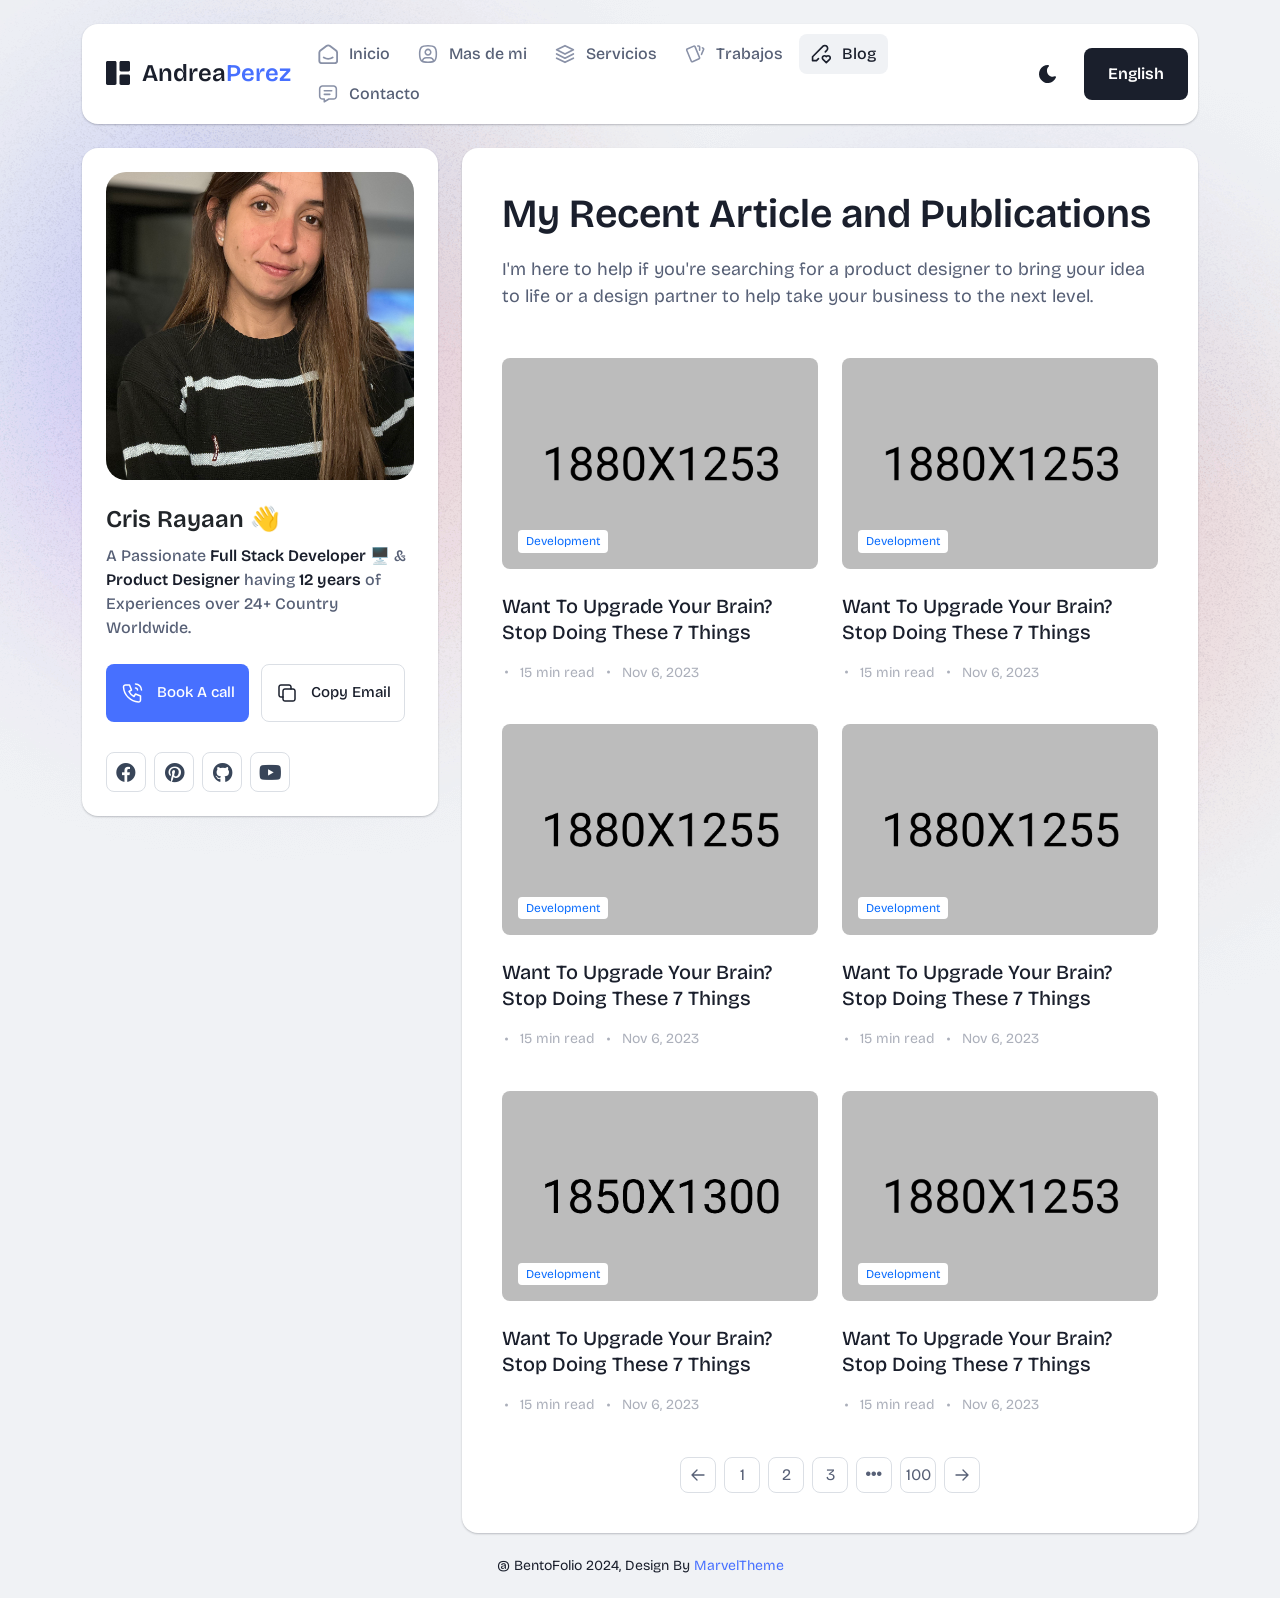
<file: main-file/blog.html>
<!DOCTYPE html>
<html lang="en">

<head>
  <meta charset="UTF-8">
  <meta http-equiv="X-UA-Compatible" content="IE=edge">
  <title>Bentofolio - Bootstrap Personal Portfolio Template</title>
  <meta name="description" content="Bentofolio - Bootstrap Personal Portfolio Template">
  <meta name="viewport" content="width=device-width, initial-scale=1">

  <link rel="shortcut icon" type="image/x-icon" href="assets/img/favicon.svg">
  <!-- Place favicon.ico in the root directory -->

  <!-- CSS here -->
  <link rel="stylesheet" href="assets/css/bootstrap.min.css">
  <link rel="stylesheet" href="assets/fontawsome/css/all.min.css">
  <link rel="stylesheet" href="assets/fontawsome/css/fontawesome.min.css">
  <link rel="stylesheet" href="assets/css/slick.css">
  <link rel="stylesheet" href="assets/css/magnific-popup.css">
  <link rel="stylesheet" href="assets/css/style.css">
  <link rel="stylesheet" href="assets/css/responsive.css">
</head>

<body>
  <div id="page-content">
     <!-- header part start -->
     <header class="header-area">
      <nav class="navbar">
        <div class="container">
          <div class="menu-container">
            <div class="logo">
              <a class="navbar-brand me-0" href="index.html">
                <svg width="24" height="24" viewBox="0 0 24 24" fill="none" xmlns="http://www.w3.org/2000/svg">
                  <path
                    d="M0 1.5C0 1.10218 0.158035 0.720644 0.43934 0.43934C0.720644 0.158035 1.10218 0 1.5 0L9 0C9.39782 0 9.77936 0.158035 10.0607 0.43934C10.342 0.720644 10.5 1.10218 10.5 1.5V22.5C10.5 22.8978 10.342 23.2794 10.0607 23.5607C9.77936 23.842 9.39782 24 9 24H1.5C1.10218 24 0.720644 23.842 0.43934 23.5607C0.158035 23.2794 0 22.8978 0 22.5V1.5ZM13.5 1.5C13.5 1.10218 13.658 0.720644 13.9393 0.43934C14.2206 0.158035 14.6022 0 15 0L22.5 0C22.8978 0 23.2794 0.158035 23.5607 0.43934C23.842 0.720644 24 1.10218 24 1.5V9C24 9.39782 23.842 9.77936 23.5607 10.0607C23.2794 10.342 22.8978 10.5 22.5 10.5H15C14.6022 10.5 14.2206 10.342 13.9393 10.0607C13.658 9.77936 13.5 9.39782 13.5 9V1.5ZM13.5 15C13.5 14.6022 13.658 14.2206 13.9393 13.9393C14.2206 13.658 14.6022 13.5 15 13.5H22.5C22.8978 13.5 23.2794 13.658 23.5607 13.9393C23.842 14.2206 24 14.6022 24 15V22.5C24 22.8978 23.842 23.2794 23.5607 23.5607C23.2794 23.842 22.8978 24 22.5 24H15C14.6022 24 14.2206 23.842 13.9393 23.5607C13.658 23.2794 13.5 22.8978 13.5 22.5V15Z"
                    class="logo-icon" />
                </svg>
                <span>Andrea<span class="primary">Perez</span></span>
              </a>
            </div>
            <div class="navbar-main d-flex flex-grow-1">
              <div class="logo inner-logo d-block d-xl-none">
                <a class="navbar-brand me-0" href="index.html">
                  <svg width="24" height="24" viewBox="0 0 24 24" fill="none" xmlns="http://www.w3.org/2000/svg">
                    <path
                      d="M0 1.5C0 1.10218 0.158035 0.720644 0.43934 0.43934C0.720644 0.158035 1.10218 0 1.5 0L9 0C9.39782 0 9.77936 0.158035 10.0607 0.43934C10.342 0.720644 10.5 1.10218 10.5 1.5V22.5C10.5 22.8978 10.342 23.2794 10.0607 23.5607C9.77936 23.842 9.39782 24 9 24H1.5C1.10218 24 0.720644 23.842 0.43934 23.5607C0.158035 23.2794 0 22.8978 0 22.5V1.5ZM13.5 1.5C13.5 1.10218 13.658 0.720644 13.9393 0.43934C14.2206 0.158035 14.6022 0 15 0L22.5 0C22.8978 0 23.2794 0.158035 23.5607 0.43934C23.842 0.720644 24 1.10218 24 1.5V9C24 9.39782 23.842 9.77936 23.5607 10.0607C23.2794 10.342 22.8978 10.5 22.5 10.5H15C14.6022 10.5 14.2206 10.342 13.9393 10.0607C13.658 9.77936 13.5 9.39782 13.5 9V1.5ZM13.5 15C13.5 14.6022 13.658 14.2206 13.9393 13.9393C14.2206 13.658 14.6022 13.5 15 13.5H22.5C22.8978 13.5 23.2794 13.658 23.5607 13.9393C23.842 14.2206 24 14.6022 24 15V22.5C24 22.8978 23.842 23.2794 23.5607 23.5607C23.2794 23.842 22.8978 24 22.5 24H15C14.6022 24 14.2206 23.842 13.9393 23.5607C13.658 23.2794 13.5 22.8978 13.5 22.5V15Z"
                      class="logo-icon" />
                  </svg>
                  <span>Colour<span class="primary">andy</span></span>
                </a>
              </div>
              <ul class="navbar-info mx-auto">
                <li class="nav-item">
                  <a class="nav-link" aria-current="page" href="index.html">
                    <svg class="nav-icon" viewBox="0 0 15 15" fill="none" xmlns="http://www.w3.org/2000/svg">
                      <path
                        d="M13.475 4.92481L9.03083 1.46814C8.64082 1.16473 8.1608 1 7.66667 1C7.17254 1 6.69251 1.16473 6.3025 1.46814L1.8575 4.92481C1.59037 5.13254 1.37424 5.39858 1.22563 5.7026C1.07701 6.00662 0.99984 6.34058 1 6.67897V12.679C1 13.121 1.17559 13.5449 1.48816 13.8575C1.80072 14.17 2.22464 14.3456 2.66667 14.3456H12.6667C13.1087 14.3456 13.5326 14.17 13.8452 13.8575C14.1577 13.5449 14.3333 13.121 14.3333 12.679V6.67897C14.3333 5.99314 14.0167 5.34564 13.475 4.92481Z"
                        stroke-width="1.4" stroke-linecap="round" stroke-linejoin="round" />
                      <path d="M10.9753 10.1665C9.13359 11.2773 6.14859 11.2773 4.30859 10.1665" stroke-width="1.4"
                        stroke-linecap="round" stroke-linejoin="round" />
                    </svg>
                    <span>Inicio</span>
                  </a>
                </li>
                <li class="nav-item">
                  <a class="nav-link" href="about.html">
                    <svg class="nav-icon" viewBox="0 0 18 18" fill="none" xmlns="http://www.w3.org/2000/svg">
                      <path
                        d="M9 9.8335C9.66304 9.8335 10.2989 9.5701 10.7678 9.10126C11.2366 8.63242 11.5 7.99654 11.5 7.3335C11.5 6.67045 11.2366 6.03457 10.7678 5.56573C10.2989 5.09689 9.66304 4.8335 9 4.8335C8.33696 4.8335 7.70107 5.09689 7.23223 5.56573C6.76339 6.03457 6.5 6.67045 6.5 7.3335C6.5 7.99654 6.76339 8.63242 7.23223 9.10126C7.70107 9.5701 8.33696 9.8335 9 9.8335Z"
                        stroke-width="1.4" stroke-linecap="round" stroke-linejoin="round" />
                      <path
                        d="M9 1.5C15 1.5 16.5 3 16.5 9C16.5 15 15 16.5 9 16.5C3 16.5 1.5 15 1.5 9C1.5 3 3 1.5 9 1.5Z"
                        stroke-width="1.4" stroke-linecap="round" stroke-linejoin="round" />
                      <path
                        d="M4 15.7085V15.6668C4 14.7828 4.35119 13.9349 4.97631 13.3098C5.60143 12.6847 6.44928 12.3335 7.33333 12.3335H10.6667C11.5507 12.3335 12.3986 12.6847 13.0237 13.3098C13.6488 13.9349 14 14.7828 14 15.6668V15.7085"
                        stroke-width="1.4" stroke-linecap="round" stroke-linejoin="round" />
                    </svg>
                    Mas de mi
                  </a>
                </li>
                <li class="nav-item">
                  <a class="nav-link" href="services.html">
                    <svg class="nav-icon" viewBox="0 0 16 16" fill="none" xmlns="http://www.w3.org/2000/svg">
                      <path d="M7.99967 1.3335L1.33301 4.66683L7.99967 8.00016L14.6663 4.66683L7.99967 1.3335Z"
                        stroke-width="1.4" stroke-linecap="round" stroke-linejoin="round" />
                      <path d="M1.33301 8L7.99967 11.3333L14.6663 8" stroke-width="1.4" stroke-linecap="round"
                        stroke-linejoin="round" />
                      <path d="M1.33301 11.3335L7.99967 14.6668L14.6663 11.3335" stroke-width="1.4"
                        stroke-linecap="round" stroke-linejoin="round" />
                    </svg>
                    Servicios
                  </a>
                </li>
                <li class="nav-item">
                  <a class="nav-link" href="portfolio.html">
                    <svg class="nav-icon" viewBox="0 0 18 17" fill="none" xmlns="http://www.w3.org/2000/svg">
                      <path
                        d="M2.00326 3.99733L7.95159 1.40649C8.04974 1.36442 8.15533 1.34243 8.26212 1.34181C8.3689 1.34119 8.47473 1.36196 8.57337 1.40289C8.67201 1.44382 8.76145 1.50408 8.83642 1.58013C8.9114 1.65617 8.97039 1.74646 9.00992 1.84566L13.1133 11.764C13.1985 11.9651 13.2014 12.1917 13.1213 12.3949C13.0412 12.5982 12.8845 12.7618 12.6849 12.8507L6.73742 15.4415C6.63922 15.4837 6.53356 15.5058 6.42668 15.5065C6.3198 15.5072 6.21387 15.4864 6.11514 15.4455C6.0164 15.4046 5.92688 15.3442 5.85184 15.2681C5.7768 15.192 5.71778 15.1016 5.67826 15.0023L1.57492 5.08316C1.48963 4.88204 1.48673 4.65546 1.56684 4.45222C1.64696 4.24898 1.80367 4.08616 2.00326 3.99733Z"
                        stroke-width="1.4" stroke-linecap="round" stroke-linejoin="round" />
                      <path
                        d="M11.5 1.3335H12.3333C12.5543 1.3335 12.7663 1.42129 12.9226 1.57757C13.0789 1.73385 13.1667 1.94582 13.1667 2.16683V5.0835"
                        stroke-width="1.4" stroke-linecap="round" stroke-linejoin="round" />
                      <path
                        d="M15.6663 3C15.8863 3.09333 16.0997 3.18083 16.3063 3.2625C16.5098 3.34882 16.6706 3.51241 16.7534 3.71729C16.8362 3.92217 16.8343 4.15155 16.748 4.355L14.833 8.83334"
                        stroke-width="1.4" stroke-linecap="round" stroke-linejoin="round" />
                    </svg>
                    Trabajos
                  </a>
                </li>
                <li class="nav-item">
                  <a class="nav-link active" href="blog.html">
                    <svg class="nav-icon" viewBox="0 0 17 16" fill="none" xmlns="http://www.w3.org/2000/svg">
                      <path
                        d="M12.1663 6.16676L13.4163 4.91676C13.6352 4.69789 13.8088 4.43805 13.9273 4.15208C14.0457 3.86612 14.1067 3.55962 14.1067 3.25009C14.1067 2.94056 14.0457 2.63406 13.9273 2.3481C13.8088 2.06213 13.6352 1.80229 13.4163 1.58342C13.1975 1.36455 12.9376 1.19094 12.6517 1.07248C12.3657 0.954033 12.0592 0.893066 11.7497 0.893066C11.4401 0.893066 11.1336 0.954033 10.8477 1.07248C10.5617 1.19094 10.3019 1.36455 10.083 1.58342L1.33301 10.3334V13.6668H4.66634L6.33301 12.0001"
                        stroke-width="1.4" stroke-linecap="round" stroke-linejoin="round" />
                      <path
                        d="M13.0004 15.3335L15.7921 12.5968C15.9633 12.4307 16.0995 12.232 16.1926 12.0124C16.2857 11.7927 16.3339 11.5567 16.3343 11.3181C16.3347 11.0796 16.2873 10.8434 16.1948 10.6235C16.1024 10.4035 15.9669 10.2044 15.7963 10.0377C15.448 9.69712 14.9806 9.50602 14.4935 9.50509C14.0065 9.50415 13.5383 9.69346 13.1888 10.0327L13.0021 10.216L12.8163 10.0327C12.4681 9.69237 12.0008 9.50143 11.5139 9.50049C11.0271 9.49956 10.5591 9.68871 10.2096 10.0277C10.0383 10.1937 9.9021 10.3924 9.80891 10.612C9.71572 10.8316 9.66746 11.0677 9.667 11.3062C9.66653 11.5447 9.71386 11.781 9.80619 12.0009C9.89853 12.2209 10.034 12.4201 10.2046 12.5868L13.0004 15.3335Z"
                        stroke-width="1.4" stroke-linecap="round" stroke-linejoin="round" />
                    </svg>
                    Blog
                  </a>
                </li>
                <li class="nav-item">
                  <a class="nav-link" href="contact.html">
                    <svg class="nav-icon" viewBox="0 0 18 17" fill="none" xmlns="http://www.w3.org/2000/svg">
                      <path d="M5.66699 5.5H12.3337" stroke-width="1.4" stroke-linecap="round"
                        stroke-linejoin="round" />
                      <path d="M5.66699 8.8335H10.667" stroke-width="1.4" stroke-linecap="round"
                        stroke-linejoin="round" />
                      <path
                        d="M14 1.3335C14.663 1.3335 15.2989 1.59689 15.7678 2.06573C16.2366 2.53457 16.5 3.17045 16.5 3.8335V10.5002C16.5 11.1632 16.2366 11.7991 15.7678 12.2679C15.2989 12.7368 14.663 13.0002 14 13.0002H9.83333L5.66667 15.5002V13.0002H4C3.33696 13.0002 2.70107 12.7368 2.23223 12.2679C1.76339 11.7991 1.5 11.1632 1.5 10.5002V3.8335C1.5 3.17045 1.76339 2.53457 2.23223 2.06573C2.70107 1.59689 3.33696 1.3335 4 1.3335H14Z"
                        stroke-width="1.4" stroke-linecap="round" stroke-linejoin="round" />
                    </svg>
                    Contacto
                  </a>
                </li>
              </ul>
              <div class="header-right-info d-flex align-items-center">
                <button class="theme-control-btn">
                  <span class="dark">
                    <svg width="24" height="24" viewBox="0 0 24 24" fill="none" xmlns="http://www.w3.org/2000/svg">
                      <path
                        d="M11.8005 3C10.207 3.0003 8.64356 3.44286 7.27683 4.28049C5.91011 5.11811 4.79139 6.31937 4.04002 7.75612C3.28865 9.19288 2.93281 10.8112 3.01046 12.4386C3.08811 14.0659 3.59633 15.6411 4.48091 16.9963C5.3655 18.3514 6.59326 19.4356 8.03324 20.1333C9.47322 20.8309 11.0714 21.1157 12.6573 20.9574C14.2432 20.7991 15.7573 20.2036 17.0381 19.2344C18.319 18.2652 19.3185 16.9587 19.9301 15.4542C20.2302 14.7162 19.5111 13.9746 18.7875 14.2752C17.5475 14.7888 16.1706 14.8418 14.8963 14.425C13.622 14.0082 12.5308 13.1479 11.8126 11.9937C11.0943 10.8396 10.7943 9.4645 10.9648 8.10764C11.1353 6.75077 11.7655 5.49792 12.7458 4.5669L12.8136 4.4949C13.2986 3.9279 12.913 3.0072 12.1464 3.0072H11.9122L11.8524 3.0018L11.7996 3H11.8005Z"
                        fill="#1A1F2C" />
                    </svg>
                    <small class="theme-text d-block d-xl-none">Change appearance</small>
                  </span>
                  <span class="light">
                    <svg width="24" height="24" viewBox="0 0 24 24" fill="none" xmlns="http://www.w3.org/2000/svg">
                      <path
                        d="M12 19C12.2449 19 12.4813 19.09 12.6644 19.2527C12.8474 19.4155 12.9643 19.6397 12.993 19.883L13 20V21C12.9997 21.2549 12.9021 21.5 12.7272 21.6854C12.5522 21.8707 12.313 21.9822 12.0586 21.9972C11.8042 22.0121 11.5536 21.9293 11.3582 21.7657C11.1627 21.6021 11.0371 21.3701 11.007 21.117L11 21V20C11 19.7348 11.1054 19.4804 11.2929 19.2929C11.4804 19.1054 11.7348 19 12 19Z"
                        fill="#FD7E41" />
                      <path
                        d="M18.3127 16.9099L18.4067 16.9929L19.1067 17.6929C19.2861 17.8729 19.3902 18.1144 19.398 18.3683C19.4057 18.6223 19.3165 18.8697 19.1485 19.0602C18.9804 19.2508 18.7462 19.3702 18.4933 19.3943C18.2403 19.4184 17.9877 19.3454 17.7867 19.1899L17.6927 19.1069L16.9927 18.4069C16.8202 18.2347 16.7165 18.0053 16.7012 17.7619C16.6859 17.5186 16.76 17.278 16.9097 17.0855C17.0593 16.893 17.2741 16.7618 17.5137 16.7166C17.7533 16.6713 18.0012 16.7152 18.2107 16.8399L18.3127 16.9099Z"
                        fill="#FD7E41" />
                      <path
                        d="M7.00747 16.993C7.17965 17.1652 7.28308 17.3943 7.29836 17.6373C7.31364 17.8803 7.23972 18.1206 7.09047 18.313L7.00747 18.407L6.30747 19.107C6.12751 19.2863 5.88604 19.3905 5.63209 19.3982C5.37814 19.406 5.13076 19.3168 4.94019 19.1487C4.74963 18.9807 4.63017 18.7464 4.60607 18.4935C4.58198 18.2406 4.65506 17.988 4.81047 17.787L4.89347 17.693L5.59347 16.993C5.781 16.8055 6.03531 16.7002 6.30047 16.7002C6.56563 16.7002 6.81994 16.8055 7.00747 16.993Z"
                        fill="#FD7E41" />
                      <path
                        d="M3.99987 11C4.25475 11.0003 4.4999 11.0979 4.68524 11.2728C4.87057 11.4478 4.9821 11.687 4.99704 11.9414C5.01198 12.1958 4.92919 12.4464 4.7656 12.6418C4.60201 12.8373 4.36996 12.9629 4.11687 12.993L3.99987 13H2.99987C2.74499 12.9997 2.49984 12.9021 2.3145 12.7272C2.12916 12.5522 2.01763 12.313 2.0027 12.0586C1.98776 11.8042 2.07054 11.5536 2.23413 11.3582C2.39772 11.1627 2.62977 11.0371 2.88287 11.007L2.99987 11H3.99987Z"
                        fill="#FD7E41" />
                      <path
                        d="M20.9999 11C21.2547 11.0003 21.4999 11.0979 21.6852 11.2728C21.8706 11.4478 21.9821 11.687 21.997 11.9414C22.012 12.1958 21.9292 12.4464 21.7656 12.6418C21.602 12.8373 21.37 12.9629 21.1169 12.993L20.9999 13H19.9999C19.745 12.9997 19.4998 12.9021 19.3145 12.7272C19.1292 12.5522 19.0176 12.313 19.0027 12.0586C18.9878 11.8042 19.0705 11.5536 19.2341 11.3582C19.3977 11.1627 19.6298 11.0371 19.8829 11.007L19.9999 11H20.9999Z"
                        fill="#FD7E41" />
                      <path
                        d="M6.21264 4.80985L6.30664 4.89285L7.00664 5.59285C7.18599 5.77281 7.29011 6.01429 7.29787 6.26824C7.30562 6.52219 7.21642 6.76957 7.04839 6.96013C6.88036 7.1507 6.64609 7.27016 6.39316 7.29425C6.14024 7.31834 5.88763 7.24526 5.68664 7.08985L5.59264 7.00685L4.89264 6.30685C4.72073 6.13453 4.61757 5.90543 4.6025 5.66248C4.58744 5.41954 4.6615 5.17945 4.8108 4.98721C4.9601 4.79497 5.1744 4.66378 5.41351 4.61824C5.65262 4.57271 5.90013 4.61594 6.10964 4.73985L6.21264 4.80985Z"
                        fill="#FD7E41" />
                      <path
                        d="M19.1071 4.89288C19.2793 5.06508 19.3827 5.29418 19.398 5.5372C19.4132 5.78023 19.3393 6.02048 19.1901 6.21288L19.1071 6.30688L18.4071 7.00688C18.2271 7.18623 17.9856 7.29036 17.7317 7.29811C17.4777 7.30587 17.2304 7.21667 17.0398 7.04864C16.8492 6.8806 16.7298 6.64633 16.7057 6.39341C16.6816 6.14049 16.7547 5.88788 16.9101 5.68688L16.9931 5.59288L17.6931 4.89288C17.8806 4.70541 18.1349 4.6001 18.4001 4.6001C18.6652 4.6001 18.9196 4.70541 19.1071 4.89288Z"
                        fill="#FD7E41" />
                      <path
                        d="M12 2C12.2449 2.00003 12.4813 2.08996 12.6644 2.25272C12.8474 2.41547 12.9643 2.63975 12.993 2.883L13 3V4C12.9997 4.25488 12.9021 4.50003 12.7272 4.68537C12.5522 4.8707 12.313 4.98223 12.0586 4.99717C11.8042 5.01211 11.5536 4.92933 11.3582 4.76573C11.1627 4.60214 11.0371 4.3701 11.007 4.117L11 4V3C11 2.73478 11.1054 2.48043 11.2929 2.29289C11.4804 2.10536 11.7348 2 12 2Z"
                        fill="#FD7E41" />
                      <path
                        d="M12 7C12.9797 6.99994 13.9378 7.28769 14.7553 7.8275C15.5729 8.36731 16.2138 9.1354 16.5986 10.0364C16.9833 10.9373 17.0949 11.9315 16.9195 12.8953C16.7441 13.8592 16.2893 14.7502 15.6118 15.4579C14.9343 16.1655 14.0638 16.6585 13.1085 16.8756C12.1532 17.0928 11.1552 17.0245 10.2383 16.6793C9.3215 16.334 8.52629 15.7271 7.95146 14.9338C7.37663 14.1405 7.04752 13.1958 7.005 12.217L7 12L7.005 11.783C7.06092 10.4958 7.61161 9.27978 8.54222 8.38866C9.47284 7.49754 10.7115 7.00007 12 7Z"
                        fill="#FD7E41" />
                    </svg>
                    <small class="theme-text d-block d-xl-none">Change appearance</small>
                  </span>
                </button>
                <a href="index-en.htmls" class="lets-talk-btn">
                  English
                </a>
              </div>
            </div>
            <div class="mobile-menu-overlay d-block d-lg-none"></div>
            <div class="mobile-menu-control-bar d-block d-xl-none">
              <button class="mobile-menu-control-bar">
                <i class="fas fa-bars"></i>
              </button>
            </div>
          </div>
        </div>
      </nav>
    </header>
    <!-- header part end -->

    <!-- main area part start -->
    <main>

      <section class="content-box-area mt-4">
        <div class="container">
          <div class="row g-4">
            <div class="col-xl-4">
              <div class="card profile-card">
                <div class="card-body">
                  <div class="image text-center">
                    <img src="assets/img/images/profile2.png" alt="profile">
                  </div>
                  <div class="text">
                    <h3 class="card-title">Cris Rayaan 👋</h3>
                    <p>A Passionate <span>Full Stack Developer</span> 🖥️ & <span>Product Designer</span> having
                      <span>12
                        years</span> of Experiences over 24+
                      Country Worldwide.</p>
                    <div class="common-button-groups">
                      <a class="btn btn-call" href="#">
                        <svg class="icon" width="25" height="24" viewBox="0 0 25 24" fill="none"
                          xmlns="http://www.w3.org/2000/svg">
                          <path
                            d="M5.5 4H9.5L11.5 9L9 10.5C10.071 12.6715 11.8285 14.429 14 15.5L15.5 13L20.5 15V19C20.5 19.5304 20.2893 20.0391 19.9142 20.4142C19.5391 20.7893 19.0304 21 18.5 21C14.5993 20.763 10.9202 19.1065 8.15683 16.3432C5.3935 13.5798 3.73705 9.90074 3.5 6C3.5 5.46957 3.71071 4.96086 4.08579 4.58579C4.46086 4.21071 4.96957 4 5.5 4Z"
                            stroke="white" stroke-width="1.5" stroke-linecap="round" stroke-linejoin="round" />
                          <path
                            d="M15.5 7C16.0304 7 16.5391 7.21071 16.9142 7.58579C17.2893 7.96086 17.5 8.46957 17.5 9"
                            stroke="white" stroke-width="1.5" stroke-linecap="round" stroke-linejoin="round" />
                          <path d="M15.5 3C17.0913 3 18.6174 3.63214 19.7426 4.75736C20.8679 5.88258 21.5 7.4087 21.5 9"
                            stroke="white" stroke-width="1.5" stroke-linecap="round" stroke-linejoin="round" />
                        </svg>
                        Book A call
                      </a>
                      <button class="btn btn-copy" data-clipboard-text="example@example.com">
                        <svg class="icon" width="24" height="24" viewBox="0 0 24 24" fill="none"
                          xmlns="http://www.w3.org/2000/svg">
                          <path
                            d="M8 10C8 9.46957 8.21071 8.96086 8.58579 8.58579C8.96086 8.21071 9.46957 8 10 8H18C18.5304 8 19.0391 8.21071 19.4142 8.58579C19.7893 8.96086 20 9.46957 20 10V18C20 18.5304 19.7893 19.0391 19.4142 19.4142C19.0391 19.7893 18.5304 20 18 20H10C9.46957 20 8.96086 19.7893 8.58579 19.4142C8.21071 19.0391 8 18.5304 8 18V10Z"
                            stroke-width="1.5" stroke-linecap="round" stroke-linejoin="round" />
                          <path
                            d="M16 8V6C16 5.46957 15.7893 4.96086 15.4142 4.58579C15.0391 4.21071 14.5304 4 14 4H6C5.46957 4 4.96086 4.21071 4.58579 4.58579C4.21071 4.96086 4 5.46957 4 6V14C4 14.5304 4.21071 15.0391 4.58579 15.4142C4.96086 15.7893 5.46957 16 6 16H8"
                            stroke-width="1.5" stroke-linecap="round" stroke-linejoin="round" />
                        </svg>
                        Copy Email
                      </button>
                    </div>
                    <div class="social-media-icon">
                      <ul class="list-unstyled">
                        <li><a href="#"><i class="fab fa-facebook"></i></a></li>
                        <li><a href="#"><i class="fab fa-pinterest"></i></a></li>
                        <li><a href="#"><i class="fab fa-github"></i></a></li>
                        <li><a href="#"><i class="fab fa-youtube"></i></a></li>
                      </ul>
                    </div>
                  </div>
                </div>
              </div>
            </div>
            <div class="col-xl-8">
              <div class="card content-box-card">
                <div class="card-body portfolio-card">
                  <div class="top-info">
                    <div class="text">
                      <h1 class="main-title">My Recent Article and Publications</h1>
                      <p>I'm here to help if you're searching for a product designer to bring your idea to life or a
                        design partner to help take your business to the next level.</p>
                    </div>
                  </div>
                  <div class="article-publications article-area">
                    <div class="article-publications-main">
                      <div class="row">
                        <div class="col-xl-6 col-lg-4 col-md-6">
                          <div class="article-publications-item">
                            <div class="image">
                              <a href="article.html" class="d-block w-100">
                                <img src="assets/img/blog/blog-img-1.jpg" alt="blog-img-1" class="img-fluid w-100">
                              </a>
                              <a href="article.html" class="tags">Development</a>
                            </div>
                            <div class="text">
                              <a href="article.html" class="title">Want To Upgrade Your Brain? Stop Doing These 7
                                Things</a>
                              <ul class="list-unstyled">
                                <li>15 min read</li>
                                <li>Nov 6, 2023</li>
                              </ul>
                            </div>
                          </div>
                        </div>
                        <div class="col-xl-6 col-lg-4 col-md-6">
                          <div class="article-publications-item">
                            <div class="image">
                              <a href="article.html" class="d-block w-100">
                                <img src="assets/img/blog/blog-img-2.jpg" alt="blog-img-2" class="img-fluid w-100">
                              </a>
                              <a href="article.html" class="tags">Development</a>
                            </div>
                            <div class="text">
                              <a href="article.html" class="title">Want To Upgrade Your Brain? Stop Doing These 7
                                Things</a>
                              <ul class="list-unstyled">
                                <li>15 min read</li>
                                <li>Nov 6, 2023</li>
                              </ul>
                            </div>
                          </div>
                        </div>
                        <div class="col-xl-6 col-lg-4 col-md-6">
                          <div class="article-publications-item">
                            <div class="image">
                              <a href="article.html" class="d-block w-100">
                                <img src="assets/img/blog/blog-img-3.jpg" alt="blog-img-3" class="img-fluid w-100">
                              </a>
                              <a href="article.html" class="tags">Development</a>
                            </div>
                            <div class="text">
                              <a href="article.html" class="title">Want To Upgrade Your Brain? Stop Doing These 7
                                Things</a>
                              <ul class="list-unstyled">
                                <li>15 min read</li>
                                <li>Nov 6, 2023</li>
                              </ul>
                            </div>
                          </div>
                        </div>
                        <div class="col-xl-6 col-lg-4 col-md-6">
                          <div class="article-publications-item">
                            <div class="image">
                              <a href="article.html" class="d-block w-100">
                                <img src="assets/img/blog/blog-img-4.jpg" alt="blog-img-4" class="img-fluid w-100">
                              </a>
                              <a href="article.html" class="tags">Development</a>
                            </div>
                            <div class="text">
                              <a href="article.html" class="title">Want To Upgrade Your Brain? Stop Doing These 7
                                Things</a>
                              <ul class="list-unstyled">
                                <li>15 min read</li>
                                <li>Nov 6, 2023</li>
                              </ul>
                            </div>
                          </div>
                        </div>
                        <div class="col-xl-6 col-lg-4 col-md-6">
                          <div class="article-publications-item">
                            <div class="image">
                              <a href="article.html" class="d-block w-100">
                                <img src="assets/img/blog/blog-img-5.jpg" alt="blog-img-5" class="img-fluid w-100">
                              </a>
                              <a href="article.html" class="tags">Development</a>
                            </div>
                            <div class="text">
                              <a href="article.html" class="title">Want To Upgrade Your Brain? Stop Doing These 7
                                Things</a>
                              <ul class="list-unstyled">
                                <li>15 min read</li>
                                <li>Nov 6, 2023</li>
                              </ul>
                            </div>
                          </div>
                        </div>
                        <div class="col-xl-6 col-lg-4 col-md-6">
                          <div class="article-publications-item">
                            <div class="image">
                              <a href="article.html" class="d-block w-100">
                                <img src="assets/img/blog/blog-img-6.jpg" alt="blog-img-6" class="img-fluid w-100">
                              </a>
                              <a href="article.html" class="tags">Development</a>
                            </div>
                            <div class="text">
                              <a href="article.html" class="title">Want To Upgrade Your Brain? Stop Doing These 7
                                Things</a>
                              <ul class="list-unstyled">
                                <li>15 min read</li>
                                <li>Nov 6, 2023</li>
                              </ul>
                            </div>
                          </div>
                        </div>
                      </div>
                    </div>
                  </div>
                  <div class="pagination">
                    <ul class="list-unstyled">
                      <li class="prev">
                        <button>
                          <svg class="icon" xmlns="http://www.w3.org/2000/svg" fill="none" viewBox="0 0 24 24"
                            stroke-width="2" stroke="currentColor">
                            <path stroke-linecap="round" stroke-linejoin="round"
                              d="M10.5 19.5 3 12m0 0 7.5-7.5M3 12h18">
                            </path>
                          </svg>
                        </button>
                      </li>
                      <li><button>1</button></li>
                      <li><button>2</button></li>
                      <li><button>3</button></li>
                      <li>
                        <button class="next-page-btn">
                          <span class="dots"><i class="fas fa-ellipsis-h"></i></span>
                          <span class="next-page">
                            <svg class="icon icon-arrow-right" xmlns="http://www.w3.org/2000/svg" width="24" height="24"
                              viewBox="0 0 24 24" fill="none" stroke="currentColor" stroke-width="2"
                              stroke-linecap="round" stroke-linejoin="round">
                              <path d="m6 17 5-5-5-5"></path>
                              <path d="m13 17 5-5-5-5"></path>
                            </svg>
                          </span>
                          <span class="next-page-number">Next 4 pages</span>
                        </button>
                      </li>
                      <li><button>100</button></li>
                      <li class="next">
                        <button>
                          <svg class="icon" xmlns="http://www.w3.org/2000/svg" fill="none" viewBox="0 0 24 24"
                            stroke-width="2" stroke="currentColor">
                            <path stroke-linecap="round" stroke-linejoin="round"
                              d="M13.5 4.5 21 12m0 0-7.5 7.5M21 12H3">
                            </path>
                          </svg>
                        </button>
                      </li>
                    </ul>
                  </div>
                </div>
              </div>
            </div>
          </div>
        </div>
      </section>

      <!-- background shape area start -->
      <div class="background-shapes">
        <div class="shape-1 common-shape">
          <img src="assets/img/bg/banner-shape-1.png" alt="banner-shape-1">
        </div>
        <div class="shape-2 common-shape">
          <img src="assets/img/bg/banner-shape-1.png" alt="banner-shape-1">
        </div>
        <div class="threed-shape-1 move-with-cursor" data-value="1">
          <img src="assets/img/bg/object-3d-1.png" alt="object-3d-1">
        </div>
        <div class="threed-shape-2 move-with-cursor" data-value="1">
          <img src="assets/img/bg/object-3d-2.png" alt="object-3d-2">
        </div>
      </div>
      <!-- background shape area end -->
    </main>
    <!-- main area part end -->

    <!-- footer part start -->
    <footer class="footer-area">
      <div class="container">
        <div class="text text-center">
          <p>@ BentoFolio 2024, Design By <a href="#">MarvelTheme</a></p>
        </div>
      </div>
    </footer>
    <!-- footer part end -->
  </div>

  <!-- JS here -->
  <script src="assets/js/vendor/jquery-3.6.0.min.js"></script>
  <script src="assets/js/bootstrap.bundle.min.js"></script>
  <script src="assets/js/jquery.magnific-popup.min.js"></script>
  <script src="assets/js/ajax-form.js"></script>
  <script src="assets/js/clipboard.min.js"></script>
  <script src="assets/js/slick.min.js"></script>
  <script src="assets/js/script.js"></script>
</body>


</html>
</file>
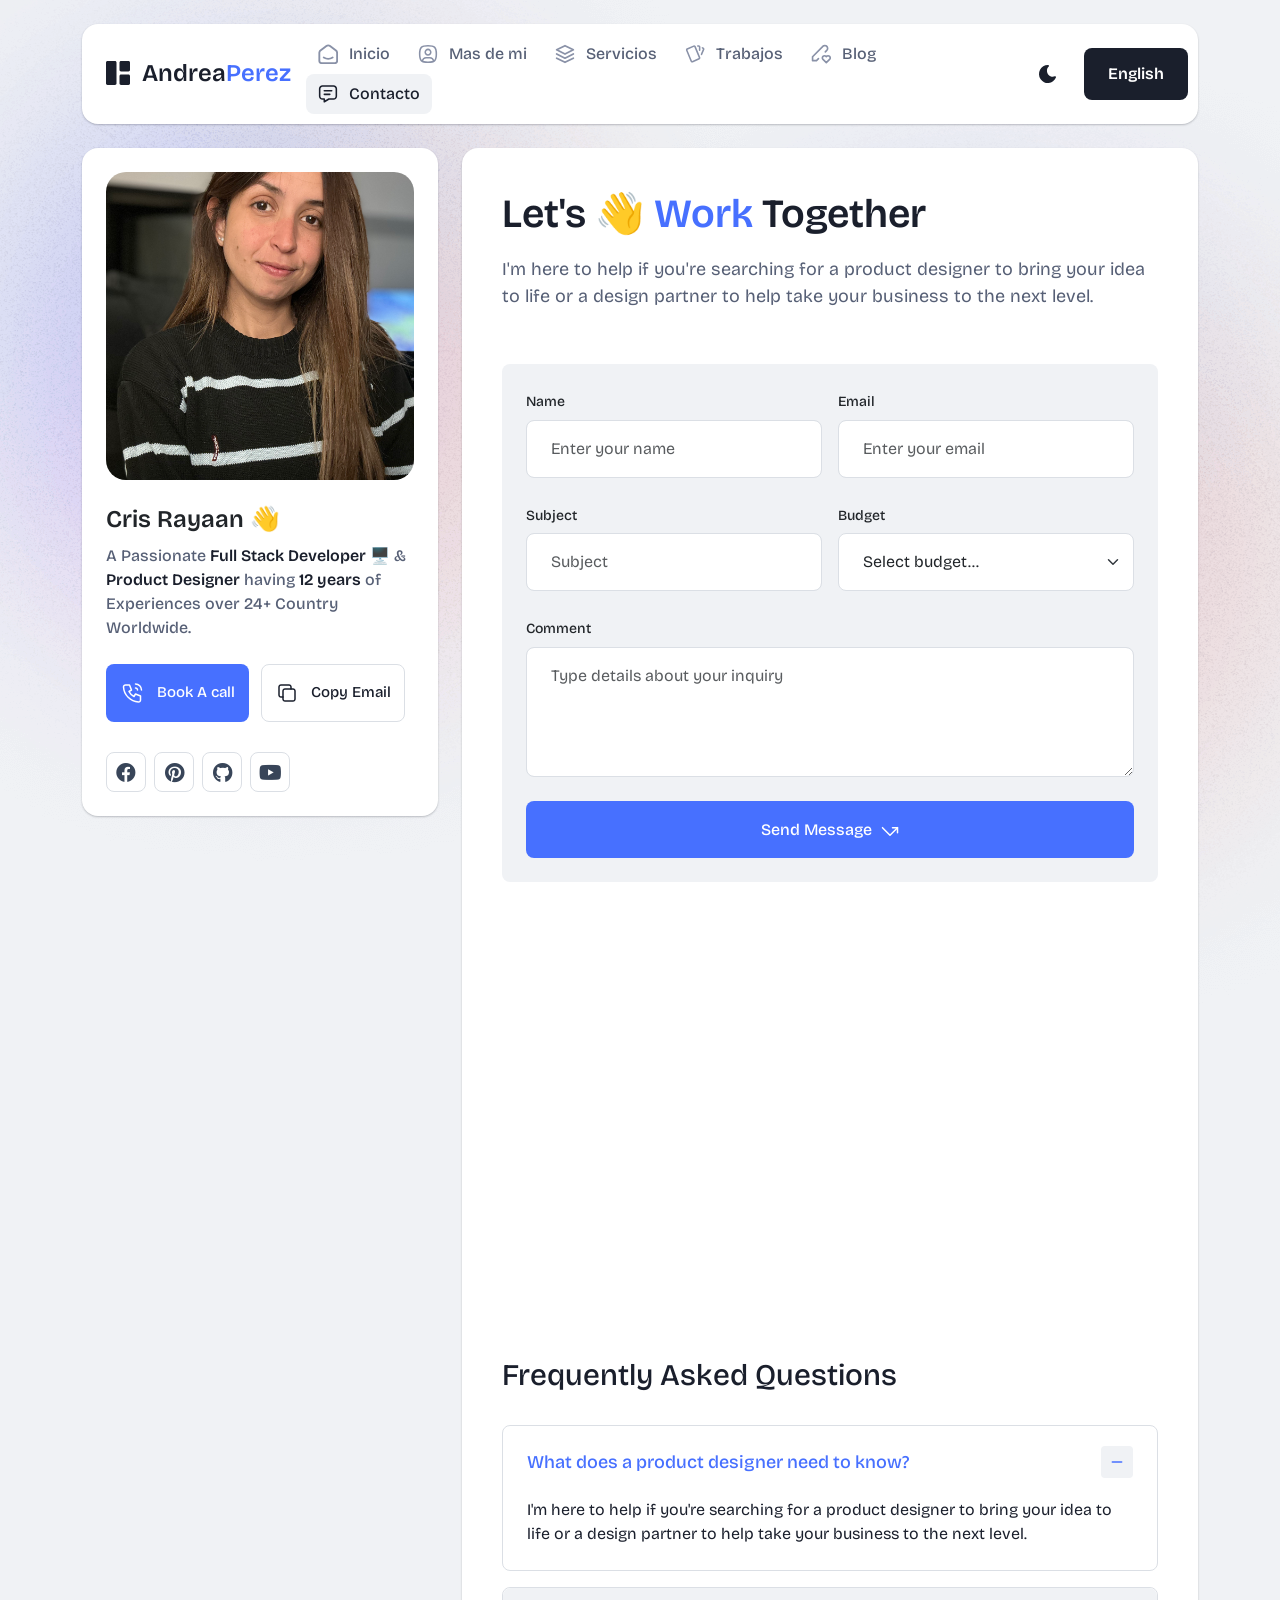
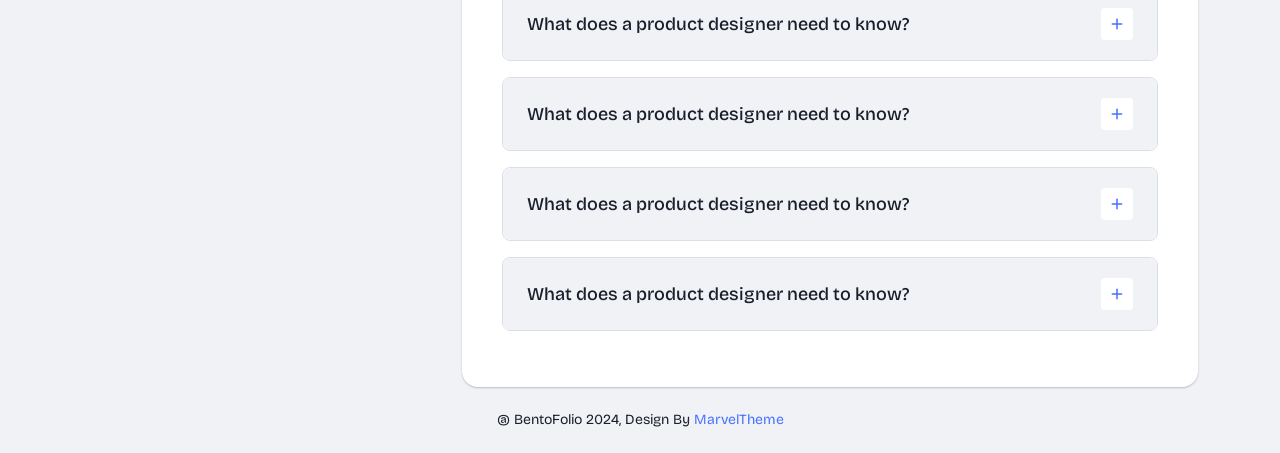
<file: main-file/contact.html>
<!DOCTYPE html>
<html lang="en">

<head>
  <meta charset="UTF-8">
  <meta http-equiv="X-UA-Compatible" content="IE=edge">
  <title>Bentofolio - Bootstrap Personal Portfolio Template</title>
  <meta name="description" content="Bentofolio - Bootstrap Personal Portfolio Template">
  <meta name="viewport" content="width=device-width, initial-scale=1">

  <link rel="shortcut icon" type="image/x-icon" href="assets/img/favicon.svg">
  <!-- Place favicon.ico in the root directory -->

  <!-- CSS here -->
  <link rel="stylesheet" href="assets/css/bootstrap.min.css">
  <link rel="stylesheet" href="assets/fontawsome/css/all.min.css">
  <link rel="stylesheet" href="assets/fontawsome/css/fontawesome.min.css">
  <link rel="stylesheet" href="assets/css/slick.css">
  <link rel="stylesheet" href="assets/css/magnific-popup.css">
  <link rel="stylesheet" href="assets/css/style.css">
  <link rel="stylesheet" href="assets/css/responsive.css">
</head>

<body>
  <div id="page-content">
     <!-- header part start -->
     <header class="header-area">
      <nav class="navbar">
        <div class="container">
          <div class="menu-container">
            <div class="logo">
              <a class="navbar-brand me-0" href="index.html">
                <svg width="24" height="24" viewBox="0 0 24 24" fill="none" xmlns="http://www.w3.org/2000/svg">
                  <path
                    d="M0 1.5C0 1.10218 0.158035 0.720644 0.43934 0.43934C0.720644 0.158035 1.10218 0 1.5 0L9 0C9.39782 0 9.77936 0.158035 10.0607 0.43934C10.342 0.720644 10.5 1.10218 10.5 1.5V22.5C10.5 22.8978 10.342 23.2794 10.0607 23.5607C9.77936 23.842 9.39782 24 9 24H1.5C1.10218 24 0.720644 23.842 0.43934 23.5607C0.158035 23.2794 0 22.8978 0 22.5V1.5ZM13.5 1.5C13.5 1.10218 13.658 0.720644 13.9393 0.43934C14.2206 0.158035 14.6022 0 15 0L22.5 0C22.8978 0 23.2794 0.158035 23.5607 0.43934C23.842 0.720644 24 1.10218 24 1.5V9C24 9.39782 23.842 9.77936 23.5607 10.0607C23.2794 10.342 22.8978 10.5 22.5 10.5H15C14.6022 10.5 14.2206 10.342 13.9393 10.0607C13.658 9.77936 13.5 9.39782 13.5 9V1.5ZM13.5 15C13.5 14.6022 13.658 14.2206 13.9393 13.9393C14.2206 13.658 14.6022 13.5 15 13.5H22.5C22.8978 13.5 23.2794 13.658 23.5607 13.9393C23.842 14.2206 24 14.6022 24 15V22.5C24 22.8978 23.842 23.2794 23.5607 23.5607C23.2794 23.842 22.8978 24 22.5 24H15C14.6022 24 14.2206 23.842 13.9393 23.5607C13.658 23.2794 13.5 22.8978 13.5 22.5V15Z"
                    class="logo-icon" />
                </svg>
                <span>Andrea<span class="primary">Perez</span></span>
              </a>
            </div>
            <div class="navbar-main d-flex flex-grow-1">
              <div class="logo inner-logo d-block d-xl-none">
                <a class="navbar-brand me-0" href="index.html">
                  <svg width="24" height="24" viewBox="0 0 24 24" fill="none" xmlns="http://www.w3.org/2000/svg">
                    <path
                      d="M0 1.5C0 1.10218 0.158035 0.720644 0.43934 0.43934C0.720644 0.158035 1.10218 0 1.5 0L9 0C9.39782 0 9.77936 0.158035 10.0607 0.43934C10.342 0.720644 10.5 1.10218 10.5 1.5V22.5C10.5 22.8978 10.342 23.2794 10.0607 23.5607C9.77936 23.842 9.39782 24 9 24H1.5C1.10218 24 0.720644 23.842 0.43934 23.5607C0.158035 23.2794 0 22.8978 0 22.5V1.5ZM13.5 1.5C13.5 1.10218 13.658 0.720644 13.9393 0.43934C14.2206 0.158035 14.6022 0 15 0L22.5 0C22.8978 0 23.2794 0.158035 23.5607 0.43934C23.842 0.720644 24 1.10218 24 1.5V9C24 9.39782 23.842 9.77936 23.5607 10.0607C23.2794 10.342 22.8978 10.5 22.5 10.5H15C14.6022 10.5 14.2206 10.342 13.9393 10.0607C13.658 9.77936 13.5 9.39782 13.5 9V1.5ZM13.5 15C13.5 14.6022 13.658 14.2206 13.9393 13.9393C14.2206 13.658 14.6022 13.5 15 13.5H22.5C22.8978 13.5 23.2794 13.658 23.5607 13.9393C23.842 14.2206 24 14.6022 24 15V22.5C24 22.8978 23.842 23.2794 23.5607 23.5607C23.2794 23.842 22.8978 24 22.5 24H15C14.6022 24 14.2206 23.842 13.9393 23.5607C13.658 23.2794 13.5 22.8978 13.5 22.5V15Z"
                      class="logo-icon" />
                  </svg>
                  <span>Colour<span class="primary">andy</span></span>
                </a>
              </div>
              <ul class="navbar-info mx-auto">
                <li class="nav-item">
                  <a class="nav-link" aria-current="page" href="index.html">
                    <svg class="nav-icon" viewBox="0 0 15 15" fill="none" xmlns="http://www.w3.org/2000/svg">
                      <path
                        d="M13.475 4.92481L9.03083 1.46814C8.64082 1.16473 8.1608 1 7.66667 1C7.17254 1 6.69251 1.16473 6.3025 1.46814L1.8575 4.92481C1.59037 5.13254 1.37424 5.39858 1.22563 5.7026C1.07701 6.00662 0.99984 6.34058 1 6.67897V12.679C1 13.121 1.17559 13.5449 1.48816 13.8575C1.80072 14.17 2.22464 14.3456 2.66667 14.3456H12.6667C13.1087 14.3456 13.5326 14.17 13.8452 13.8575C14.1577 13.5449 14.3333 13.121 14.3333 12.679V6.67897C14.3333 5.99314 14.0167 5.34564 13.475 4.92481Z"
                        stroke-width="1.4" stroke-linecap="round" stroke-linejoin="round" />
                      <path d="M10.9753 10.1665C9.13359 11.2773 6.14859 11.2773 4.30859 10.1665" stroke-width="1.4"
                        stroke-linecap="round" stroke-linejoin="round" />
                    </svg>
                    <span>Inicio</span>
                  </a>
                </li>
                <li class="nav-item">
                  <a class="nav-link" href="about.html">
                    <svg class="nav-icon" viewBox="0 0 18 18" fill="none" xmlns="http://www.w3.org/2000/svg">
                      <path
                        d="M9 9.8335C9.66304 9.8335 10.2989 9.5701 10.7678 9.10126C11.2366 8.63242 11.5 7.99654 11.5 7.3335C11.5 6.67045 11.2366 6.03457 10.7678 5.56573C10.2989 5.09689 9.66304 4.8335 9 4.8335C8.33696 4.8335 7.70107 5.09689 7.23223 5.56573C6.76339 6.03457 6.5 6.67045 6.5 7.3335C6.5 7.99654 6.76339 8.63242 7.23223 9.10126C7.70107 9.5701 8.33696 9.8335 9 9.8335Z"
                        stroke-width="1.4" stroke-linecap="round" stroke-linejoin="round" />
                      <path
                        d="M9 1.5C15 1.5 16.5 3 16.5 9C16.5 15 15 16.5 9 16.5C3 16.5 1.5 15 1.5 9C1.5 3 3 1.5 9 1.5Z"
                        stroke-width="1.4" stroke-linecap="round" stroke-linejoin="round" />
                      <path
                        d="M4 15.7085V15.6668C4 14.7828 4.35119 13.9349 4.97631 13.3098C5.60143 12.6847 6.44928 12.3335 7.33333 12.3335H10.6667C11.5507 12.3335 12.3986 12.6847 13.0237 13.3098C13.6488 13.9349 14 14.7828 14 15.6668V15.7085"
                        stroke-width="1.4" stroke-linecap="round" stroke-linejoin="round" />
                    </svg>
                    Mas de mi
                  </a>
                </li>
                <li class="nav-item">
                  <a class="nav-link" href="services.html">
                    <svg class="nav-icon" viewBox="0 0 16 16" fill="none" xmlns="http://www.w3.org/2000/svg">
                      <path d="M7.99967 1.3335L1.33301 4.66683L7.99967 8.00016L14.6663 4.66683L7.99967 1.3335Z"
                        stroke-width="1.4" stroke-linecap="round" stroke-linejoin="round" />
                      <path d="M1.33301 8L7.99967 11.3333L14.6663 8" stroke-width="1.4" stroke-linecap="round"
                        stroke-linejoin="round" />
                      <path d="M1.33301 11.3335L7.99967 14.6668L14.6663 11.3335" stroke-width="1.4"
                        stroke-linecap="round" stroke-linejoin="round" />
                    </svg>
                    Servicios
                  </a>
                </li>
                <li class="nav-item">
                  <a class="nav-link" href="portfolio.html">
                    <svg class="nav-icon" viewBox="0 0 18 17" fill="none" xmlns="http://www.w3.org/2000/svg">
                      <path
                        d="M2.00326 3.99733L7.95159 1.40649C8.04974 1.36442 8.15533 1.34243 8.26212 1.34181C8.3689 1.34119 8.47473 1.36196 8.57337 1.40289C8.67201 1.44382 8.76145 1.50408 8.83642 1.58013C8.9114 1.65617 8.97039 1.74646 9.00992 1.84566L13.1133 11.764C13.1985 11.9651 13.2014 12.1917 13.1213 12.3949C13.0412 12.5982 12.8845 12.7618 12.6849 12.8507L6.73742 15.4415C6.63922 15.4837 6.53356 15.5058 6.42668 15.5065C6.3198 15.5072 6.21387 15.4864 6.11514 15.4455C6.0164 15.4046 5.92688 15.3442 5.85184 15.2681C5.7768 15.192 5.71778 15.1016 5.67826 15.0023L1.57492 5.08316C1.48963 4.88204 1.48673 4.65546 1.56684 4.45222C1.64696 4.24898 1.80367 4.08616 2.00326 3.99733Z"
                        stroke-width="1.4" stroke-linecap="round" stroke-linejoin="round" />
                      <path
                        d="M11.5 1.3335H12.3333C12.5543 1.3335 12.7663 1.42129 12.9226 1.57757C13.0789 1.73385 13.1667 1.94582 13.1667 2.16683V5.0835"
                        stroke-width="1.4" stroke-linecap="round" stroke-linejoin="round" />
                      <path
                        d="M15.6663 3C15.8863 3.09333 16.0997 3.18083 16.3063 3.2625C16.5098 3.34882 16.6706 3.51241 16.7534 3.71729C16.8362 3.92217 16.8343 4.15155 16.748 4.355L14.833 8.83334"
                        stroke-width="1.4" stroke-linecap="round" stroke-linejoin="round" />
                    </svg>
                    Trabajos
                  </a>
                </li>
                <li class="nav-item">
                  <a class="nav-link" href="blog.html">
                    <svg class="nav-icon" viewBox="0 0 17 16" fill="none" xmlns="http://www.w3.org/2000/svg">
                      <path
                        d="M12.1663 6.16676L13.4163 4.91676C13.6352 4.69789 13.8088 4.43805 13.9273 4.15208C14.0457 3.86612 14.1067 3.55962 14.1067 3.25009C14.1067 2.94056 14.0457 2.63406 13.9273 2.3481C13.8088 2.06213 13.6352 1.80229 13.4163 1.58342C13.1975 1.36455 12.9376 1.19094 12.6517 1.07248C12.3657 0.954033 12.0592 0.893066 11.7497 0.893066C11.4401 0.893066 11.1336 0.954033 10.8477 1.07248C10.5617 1.19094 10.3019 1.36455 10.083 1.58342L1.33301 10.3334V13.6668H4.66634L6.33301 12.0001"
                        stroke-width="1.4" stroke-linecap="round" stroke-linejoin="round" />
                      <path
                        d="M13.0004 15.3335L15.7921 12.5968C15.9633 12.4307 16.0995 12.232 16.1926 12.0124C16.2857 11.7927 16.3339 11.5567 16.3343 11.3181C16.3347 11.0796 16.2873 10.8434 16.1948 10.6235C16.1024 10.4035 15.9669 10.2044 15.7963 10.0377C15.448 9.69712 14.9806 9.50602 14.4935 9.50509C14.0065 9.50415 13.5383 9.69346 13.1888 10.0327L13.0021 10.216L12.8163 10.0327C12.4681 9.69237 12.0008 9.50143 11.5139 9.50049C11.0271 9.49956 10.5591 9.68871 10.2096 10.0277C10.0383 10.1937 9.9021 10.3924 9.80891 10.612C9.71572 10.8316 9.66746 11.0677 9.667 11.3062C9.66653 11.5447 9.71386 11.781 9.80619 12.0009C9.89853 12.2209 10.034 12.4201 10.2046 12.5868L13.0004 15.3335Z"
                        stroke-width="1.4" stroke-linecap="round" stroke-linejoin="round" />
                    </svg>
                    Blog
                  </a>
                </li>
                <li class="nav-item">
                  <a class="nav-link active" href="contact.html">
                    <svg class="nav-icon" viewBox="0 0 18 17" fill="none" xmlns="http://www.w3.org/2000/svg">
                      <path d="M5.66699 5.5H12.3337" stroke-width="1.4" stroke-linecap="round"
                        stroke-linejoin="round" />
                      <path d="M5.66699 8.8335H10.667" stroke-width="1.4" stroke-linecap="round"
                        stroke-linejoin="round" />
                      <path
                        d="M14 1.3335C14.663 1.3335 15.2989 1.59689 15.7678 2.06573C16.2366 2.53457 16.5 3.17045 16.5 3.8335V10.5002C16.5 11.1632 16.2366 11.7991 15.7678 12.2679C15.2989 12.7368 14.663 13.0002 14 13.0002H9.83333L5.66667 15.5002V13.0002H4C3.33696 13.0002 2.70107 12.7368 2.23223 12.2679C1.76339 11.7991 1.5 11.1632 1.5 10.5002V3.8335C1.5 3.17045 1.76339 2.53457 2.23223 2.06573C2.70107 1.59689 3.33696 1.3335 4 1.3335H14Z"
                        stroke-width="1.4" stroke-linecap="round" stroke-linejoin="round" />
                    </svg>
                    Contacto
                  </a>
                </li>
              </ul>
              <div class="header-right-info d-flex align-items-center">
                <button class="theme-control-btn">
                  <span class="dark">
                    <svg width="24" height="24" viewBox="0 0 24 24" fill="none" xmlns="http://www.w3.org/2000/svg">
                      <path
                        d="M11.8005 3C10.207 3.0003 8.64356 3.44286 7.27683 4.28049C5.91011 5.11811 4.79139 6.31937 4.04002 7.75612C3.28865 9.19288 2.93281 10.8112 3.01046 12.4386C3.08811 14.0659 3.59633 15.6411 4.48091 16.9963C5.3655 18.3514 6.59326 19.4356 8.03324 20.1333C9.47322 20.8309 11.0714 21.1157 12.6573 20.9574C14.2432 20.7991 15.7573 20.2036 17.0381 19.2344C18.319 18.2652 19.3185 16.9587 19.9301 15.4542C20.2302 14.7162 19.5111 13.9746 18.7875 14.2752C17.5475 14.7888 16.1706 14.8418 14.8963 14.425C13.622 14.0082 12.5308 13.1479 11.8126 11.9937C11.0943 10.8396 10.7943 9.4645 10.9648 8.10764C11.1353 6.75077 11.7655 5.49792 12.7458 4.5669L12.8136 4.4949C13.2986 3.9279 12.913 3.0072 12.1464 3.0072H11.9122L11.8524 3.0018L11.7996 3H11.8005Z"
                        fill="#1A1F2C" />
                    </svg>
                    <small class="theme-text d-block d-xl-none">Change appearance</small>
                  </span>
                  <span class="light">
                    <svg width="24" height="24" viewBox="0 0 24 24" fill="none" xmlns="http://www.w3.org/2000/svg">
                      <path
                        d="M12 19C12.2449 19 12.4813 19.09 12.6644 19.2527C12.8474 19.4155 12.9643 19.6397 12.993 19.883L13 20V21C12.9997 21.2549 12.9021 21.5 12.7272 21.6854C12.5522 21.8707 12.313 21.9822 12.0586 21.9972C11.8042 22.0121 11.5536 21.9293 11.3582 21.7657C11.1627 21.6021 11.0371 21.3701 11.007 21.117L11 21V20C11 19.7348 11.1054 19.4804 11.2929 19.2929C11.4804 19.1054 11.7348 19 12 19Z"
                        fill="#FD7E41" />
                      <path
                        d="M18.3127 16.9099L18.4067 16.9929L19.1067 17.6929C19.2861 17.8729 19.3902 18.1144 19.398 18.3683C19.4057 18.6223 19.3165 18.8697 19.1485 19.0602C18.9804 19.2508 18.7462 19.3702 18.4933 19.3943C18.2403 19.4184 17.9877 19.3454 17.7867 19.1899L17.6927 19.1069L16.9927 18.4069C16.8202 18.2347 16.7165 18.0053 16.7012 17.7619C16.6859 17.5186 16.76 17.278 16.9097 17.0855C17.0593 16.893 17.2741 16.7618 17.5137 16.7166C17.7533 16.6713 18.0012 16.7152 18.2107 16.8399L18.3127 16.9099Z"
                        fill="#FD7E41" />
                      <path
                        d="M7.00747 16.993C7.17965 17.1652 7.28308 17.3943 7.29836 17.6373C7.31364 17.8803 7.23972 18.1206 7.09047 18.313L7.00747 18.407L6.30747 19.107C6.12751 19.2863 5.88604 19.3905 5.63209 19.3982C5.37814 19.406 5.13076 19.3168 4.94019 19.1487C4.74963 18.9807 4.63017 18.7464 4.60607 18.4935C4.58198 18.2406 4.65506 17.988 4.81047 17.787L4.89347 17.693L5.59347 16.993C5.781 16.8055 6.03531 16.7002 6.30047 16.7002C6.56563 16.7002 6.81994 16.8055 7.00747 16.993Z"
                        fill="#FD7E41" />
                      <path
                        d="M3.99987 11C4.25475 11.0003 4.4999 11.0979 4.68524 11.2728C4.87057 11.4478 4.9821 11.687 4.99704 11.9414C5.01198 12.1958 4.92919 12.4464 4.7656 12.6418C4.60201 12.8373 4.36996 12.9629 4.11687 12.993L3.99987 13H2.99987C2.74499 12.9997 2.49984 12.9021 2.3145 12.7272C2.12916 12.5522 2.01763 12.313 2.0027 12.0586C1.98776 11.8042 2.07054 11.5536 2.23413 11.3582C2.39772 11.1627 2.62977 11.0371 2.88287 11.007L2.99987 11H3.99987Z"
                        fill="#FD7E41" />
                      <path
                        d="M20.9999 11C21.2547 11.0003 21.4999 11.0979 21.6852 11.2728C21.8706 11.4478 21.9821 11.687 21.997 11.9414C22.012 12.1958 21.9292 12.4464 21.7656 12.6418C21.602 12.8373 21.37 12.9629 21.1169 12.993L20.9999 13H19.9999C19.745 12.9997 19.4998 12.9021 19.3145 12.7272C19.1292 12.5522 19.0176 12.313 19.0027 12.0586C18.9878 11.8042 19.0705 11.5536 19.2341 11.3582C19.3977 11.1627 19.6298 11.0371 19.8829 11.007L19.9999 11H20.9999Z"
                        fill="#FD7E41" />
                      <path
                        d="M6.21264 4.80985L6.30664 4.89285L7.00664 5.59285C7.18599 5.77281 7.29011 6.01429 7.29787 6.26824C7.30562 6.52219 7.21642 6.76957 7.04839 6.96013C6.88036 7.1507 6.64609 7.27016 6.39316 7.29425C6.14024 7.31834 5.88763 7.24526 5.68664 7.08985L5.59264 7.00685L4.89264 6.30685C4.72073 6.13453 4.61757 5.90543 4.6025 5.66248C4.58744 5.41954 4.6615 5.17945 4.8108 4.98721C4.9601 4.79497 5.1744 4.66378 5.41351 4.61824C5.65262 4.57271 5.90013 4.61594 6.10964 4.73985L6.21264 4.80985Z"
                        fill="#FD7E41" />
                      <path
                        d="M19.1071 4.89288C19.2793 5.06508 19.3827 5.29418 19.398 5.5372C19.4132 5.78023 19.3393 6.02048 19.1901 6.21288L19.1071 6.30688L18.4071 7.00688C18.2271 7.18623 17.9856 7.29036 17.7317 7.29811C17.4777 7.30587 17.2304 7.21667 17.0398 7.04864C16.8492 6.8806 16.7298 6.64633 16.7057 6.39341C16.6816 6.14049 16.7547 5.88788 16.9101 5.68688L16.9931 5.59288L17.6931 4.89288C17.8806 4.70541 18.1349 4.6001 18.4001 4.6001C18.6652 4.6001 18.9196 4.70541 19.1071 4.89288Z"
                        fill="#FD7E41" />
                      <path
                        d="M12 2C12.2449 2.00003 12.4813 2.08996 12.6644 2.25272C12.8474 2.41547 12.9643 2.63975 12.993 2.883L13 3V4C12.9997 4.25488 12.9021 4.50003 12.7272 4.68537C12.5522 4.8707 12.313 4.98223 12.0586 4.99717C11.8042 5.01211 11.5536 4.92933 11.3582 4.76573C11.1627 4.60214 11.0371 4.3701 11.007 4.117L11 4V3C11 2.73478 11.1054 2.48043 11.2929 2.29289C11.4804 2.10536 11.7348 2 12 2Z"
                        fill="#FD7E41" />
                      <path
                        d="M12 7C12.9797 6.99994 13.9378 7.28769 14.7553 7.8275C15.5729 8.36731 16.2138 9.1354 16.5986 10.0364C16.9833 10.9373 17.0949 11.9315 16.9195 12.8953C16.7441 13.8592 16.2893 14.7502 15.6118 15.4579C14.9343 16.1655 14.0638 16.6585 13.1085 16.8756C12.1532 17.0928 11.1552 17.0245 10.2383 16.6793C9.3215 16.334 8.52629 15.7271 7.95146 14.9338C7.37663 14.1405 7.04752 13.1958 7.005 12.217L7 12L7.005 11.783C7.06092 10.4958 7.61161 9.27978 8.54222 8.38866C9.47284 7.49754 10.7115 7.00007 12 7Z"
                        fill="#FD7E41" />
                    </svg>
                    <small class="theme-text d-block d-xl-none">Change appearance</small>
                  </span>
                </button>
                <a href="index-en.htmls" class="lets-talk-btn">
                  English
                </a>
              </div>
            </div>
            <div class="mobile-menu-overlay d-block d-lg-none"></div>
            <div class="mobile-menu-control-bar d-block d-xl-none">
              <button class="mobile-menu-control-bar">
                <i class="fas fa-bars"></i>
              </button>
            </div>
          </div>
        </div>
      </nav>
    </header>
    <!-- header part end -->

    <!-- main area part start -->
    <main>

      <section class="content-box-area mt-4">
        <div class="container">
          <div class="row g-4">
            <div class="col-xl-4">
              <div class="card profile-card">
                <div class="card-body">
                  <div class="image text-center">
                    <img src="assets/img/images/profile2.png" alt="profile">
                  </div>
                  <div class="text">
                    <h3 class="card-title">Cris Rayaan 👋</h3>
                    <p>A Passionate <span>Full Stack Developer</span> 🖥️ & <span>Product Designer</span> having
                      <span>12
                        years</span> of Experiences over 24+
                      Country Worldwide.</p>
                    <div class="common-button-groups">
                      <a class="btn btn-call" href="#">
                        <svg class="icon" width="25" height="24" viewBox="0 0 25 24" fill="none"
                          xmlns="http://www.w3.org/2000/svg">
                          <path
                            d="M5.5 4H9.5L11.5 9L9 10.5C10.071 12.6715 11.8285 14.429 14 15.5L15.5 13L20.5 15V19C20.5 19.5304 20.2893 20.0391 19.9142 20.4142C19.5391 20.7893 19.0304 21 18.5 21C14.5993 20.763 10.9202 19.1065 8.15683 16.3432C5.3935 13.5798 3.73705 9.90074 3.5 6C3.5 5.46957 3.71071 4.96086 4.08579 4.58579C4.46086 4.21071 4.96957 4 5.5 4Z"
                            stroke="white" stroke-width="1.5" stroke-linecap="round" stroke-linejoin="round" />
                          <path
                            d="M15.5 7C16.0304 7 16.5391 7.21071 16.9142 7.58579C17.2893 7.96086 17.5 8.46957 17.5 9"
                            stroke="white" stroke-width="1.5" stroke-linecap="round" stroke-linejoin="round" />
                          <path d="M15.5 3C17.0913 3 18.6174 3.63214 19.7426 4.75736C20.8679 5.88258 21.5 7.4087 21.5 9"
                            stroke="white" stroke-width="1.5" stroke-linecap="round" stroke-linejoin="round" />
                        </svg>
                        Book A call
                      </a>
                      <button class="btn btn-copy" data-clipboard-text="example@example.com">
                        <svg class="icon" width="24" height="24" viewBox="0 0 24 24" fill="none"
                          xmlns="http://www.w3.org/2000/svg">
                          <path
                            d="M8 10C8 9.46957 8.21071 8.96086 8.58579 8.58579C8.96086 8.21071 9.46957 8 10 8H18C18.5304 8 19.0391 8.21071 19.4142 8.58579C19.7893 8.96086 20 9.46957 20 10V18C20 18.5304 19.7893 19.0391 19.4142 19.4142C19.0391 19.7893 18.5304 20 18 20H10C9.46957 20 8.96086 19.7893 8.58579 19.4142C8.21071 19.0391 8 18.5304 8 18V10Z"
                            stroke-width="1.5" stroke-linecap="round" stroke-linejoin="round" />
                          <path
                            d="M16 8V6C16 5.46957 15.7893 4.96086 15.4142 4.58579C15.0391 4.21071 14.5304 4 14 4H6C5.46957 4 4.96086 4.21071 4.58579 4.58579C4.21071 4.96086 4 5.46957 4 6V14C4 14.5304 4.21071 15.0391 4.58579 15.4142C4.96086 15.7893 5.46957 16 6 16H8"
                            stroke-width="1.5" stroke-linecap="round" stroke-linejoin="round" />
                        </svg>
                        Copy Email
                      </button>
                    </div>
                    <div class="social-media-icon">
                      <ul class="list-unstyled">
                        <li><a href="#"><i class="fab fa-facebook"></i></a></li>
                        <li><a href="#"><i class="fab fa-pinterest"></i></a></li>
                        <li><a href="#"><i class="fab fa-github"></i></a></li>
                        <li><a href="#"><i class="fab fa-youtube"></i></a></li>
                      </ul>
                    </div>
                  </div>
                </div>
              </div>
            </div>
            <div class="col-xl-8">
              <div class="card content-box-card">
                <div class="card-body portfolio-card contact-card">
                  <div class="top-info">
                    <div class="text">
                      <h1 class="main-title">Let's 👋 <span>Work</span> Together</h1>
                      <p>I'm here to help if you're searching for a product designer to bring your idea to life or a
                        design partner to help take your business to the next level.</p>
                    </div>
                  </div>
                  <div class="contact-area">
                    <div class="leave-comments-area">
                      <div class="comments-box">
                        <form id="contact-form" action="assets/mail.php" method="POST">
                          <div class="row gx-3">
                            <div class="col-md-6">
                              <div class="mb-4">
                                <label class="form-label">Name</label>
                                <input name="name" required type="text" class="form-control shadow-none" placeholder="Enter your name">
                              </div>
                            </div>
                            <div class="col-md-6">
                              <div class="mb-4">
                                <label class="form-label">Email</label>
                                <input name="email" required type="email" class="form-control shadow-none" placeholder="Enter your email">
                              </div>
                            </div>
                            <div class="col-md-6">
                              <div class="mb-4">
                                <label class="form-label">Subject</label>
                                <input name="subject" required type="text" class="form-control shadow-none" placeholder="Subject">
                              </div>
                            </div>
                            <div class="col-md-6">
                              <div class="mb-4">
                                <label class="form-label">Budget</label>
                                <select name="budget" required class="form-select shadow-none">
                                  <option disabled selected>Select budget...</option>
                                  <option value="$5000">$5000</option>
                                  <option value="$5000 - $1000">$5000 - $10000</option>
                                  <option value="$10000 - $2000">$10000 - $20000</option>
                                  <option value="$20000">$20000+</option>
                                </select>
                              </div>
                            </div>
                            <div class="col-md-12">
                              <div class="mb-4">
                                <label class="form-label">Comment</label>
                                <textarea name="message" class="form-control shadow-none" rows="4"
                                  placeholder="Type details about your inquiry"></textarea>
                              </div>
                            </div>
                            <div class="col-md-12">
                              <button class="submit-btn" type="submit">
                                Send Message
                                <svg class="icon" width="20" height="20" viewBox="0 0 20 20" fill="none"
                                  xmlns="http://www.w3.org/2000/svg">
                                  <path d="M17.5 11.6665V6.6665H12.5" stroke="white" stroke-width="1.5"
                                    stroke-linecap="round" stroke-linejoin="round"></path>
                                  <path d="M17.5 6.6665L10 14.1665L2.5 6.6665" stroke="white" stroke-width="1.5"
                                    stroke-linecap="round" stroke-linejoin="round"></path>
                                </svg>
                              </button>
                            </div>
                          </div>
                        </form>
                        <p class="ajax-response mb-0"></p>
                      </div>
                    </div>
                    <div class="contact-map-area">
                      <iframe
                        src="https://www.google.com/maps/embed?pb=!1m18!1m12!1m3!1d193595.25280012016!2d-74.14448732737499!3d40.69763123331177!2m3!1f0!2f0!3f0!3m2!1i1024!2i768!4f13.1!3m3!1m2!1s0x89c24fa5d33f083b%3A0xc80b8f06e177fe62!2sNew%20York%2C%20NY%2C%20USA!5e0!3m2!1sen!2sbd!4v1711832776336!5m2!1sen!2sbd"
                        allowfullscreen="" loading="lazy" referrerpolicy="no-referrer-when-downgrade"></iframe>
                    </div>
                    <div class="frequently-asked-questions">
                      <h2 class="main-common-title">Frequently Asked Questions
                      </h2>
                      <div class="frequently-asked-questions-main">
                        <div class="accordion" id="accordionExample">
                          <div class="accordion-item">
                            <h4 class="accordion-header" id="headingOne">
                              <button class="accordion-button" type="button" data-bs-toggle="collapse"
                                data-bs-target="#collapseOne" aria-expanded="true" aria-controls="collapseOne">
                                What does a product designer need to know?
                                <span class="ms-auto">
                                  <span class="icon ms-4">
                                    <img class="icon-plus" src="assets/img/icons/plus.svg" alt="plus">
                                    <img class="icon-minus d-none" src="assets/img/icons/minus.svg" alt="minus">
                                  </span>
                                </span>
                              </button>
                            </h4>
                            <div id="collapseOne" class="accordion-collapse collapse show" aria-labelledby="headingOne"
                              data-bs-parent="#accordionExample">
                              <div class="accordion-body">
                                <p>I'm here to help if you're searching for a product designer to bring your idea to
                                  life
                                  or a design partner to help take your business to the next level.</p>
                              </div>
                            </div>
                          </div>
                          <div class="accordion-item">
                            <h4 class="accordion-header" id="headingTwo">
                              <button class="accordion-button collapsed" type="button" data-bs-toggle="collapse"
                                data-bs-target="#collapseTwo" aria-expanded="false" aria-controls="collapseTwo">
                                What does a product designer need to know?
                                <span class="ms-auto">
                                  <span class="icon ms-4">
                                    <img class="icon-plus" src="assets/img/icons/plus.svg" alt="plus">
                                    <img class="icon-minus d-none" src="assets/img/icons/minus.svg" alt="minus">
                                  </span>
                                </span>
                              </button>
                            </h4>
                            <div id="collapseTwo" class="accordion-collapse collapse" aria-labelledby="headingTwo"
                              data-bs-parent="#accordionExample">
                              <div class="accordion-body">
                                <p>I'm here to help if you're searching for a product designer to bring your idea to
                                  life
                                  or
                                  a design partner to help take your business to the next level.</p>
                              </div>
                            </div>
                          </div>
                          <div class="accordion-item">
                            <h4 class="accordion-header" id="headingThree">
                              <button class="accordion-button collapsed" type="button" data-bs-toggle="collapse"
                                data-bs-target="#collapseThree" aria-expanded="false" aria-controls="collapseThree">
                                What does a product designer need to know?
                                <span class="ms-auto">
                                  <span class="icon ms-4">
                                    <img class="icon-plus" src="assets/img/icons/plus.svg" alt="plus">
                                    <img class="icon-minus d-none" src="assets/img/icons/minus.svg" alt="minus">
                                  </span>
                                </span>
                              </button>
                            </h4>
                            <div id="collapseThree" class="accordion-collapse collapse" aria-labelledby="headingThree"
                              data-bs-parent="#accordionExample">
                              <div class="accordion-body">
                                <p>I'm here to help if you're searching for a product designer to bring your idea to
                                  life
                                  or
                                  a design partner to help take your business to the next level.</p>
                              </div>
                            </div>
                          </div>
                          <div class="accordion-item">
                            <h4 class="accordion-header" id="headingFour">
                              <button class="accordion-button collapsed" type="button" data-bs-toggle="collapse"
                                data-bs-target="#collapseFour" aria-expanded="false" aria-controls="collapseFour">
                                What does a product designer need to know?
                                <span class="ms-auto">
                                  <span class="icon ms-4">
                                    <img class="icon-plus" src="assets/img/icons/plus.svg" alt="plus">
                                    <img class="icon-minus d-none" src="assets/img/icons/minus.svg" alt="minus">
                                  </span>
                                </span>
                              </button>
                            </h4>
                            <div id="collapseFour" class="accordion-collapse collapse" aria-labelledby="headingFour"
                              data-bs-parent="#accordionExample">
                              <div class="accordion-body">
                                <p>I'm here to help if you're searching for a product designer to bring your idea to
                                  life
                                  or
                                  a design partner to help take your business to the next level.</p>
                              </div>
                            </div>
                          </div>
                          <div class="accordion-item">
                            <h4 class="accordion-header" id="headingFive">
                              <button class="accordion-button collapsed" type="button" data-bs-toggle="collapse"
                                data-bs-target="#collapseFive" aria-expanded="false" aria-controls="collapseFive">
                                What does a product designer need to know?
                                <span class="ms-auto">
                                  <span class="icon ms-4">
                                    <img class="icon-plus" src="assets/img/icons/plus.svg" alt="plus">
                                    <img class="icon-minus d-none" src="assets/img/icons/minus.svg" alt="minus">
                                  </span>
                                </span>
                              </button>
                            </h4>
                            <div id="collapseFive" class="accordion-collapse collapse" aria-labelledby="headingFive"
                              data-bs-parent="#accordionExample">
                              <div class="accordion-body">
                                <p>I'm here to help if you're searching for a product designer to bring your idea to
                                  life
                                  or
                                  a design partner to help take your business to the next level.</p>
                              </div>
                            </div>
                          </div>
                        </div>
                      </div>
                    </div>
                  </div>
                </div>
              </div>
            </div>
          </div>
        </div>
      </section>

      <!-- background shape area start -->
      <div class="background-shapes">
        <div class="shape-1 common-shape">
          <img src="assets/img/bg/banner-shape-1.png" alt="banner-shape-1">
        </div>
        <div class="shape-2 common-shape">
          <img src="assets/img/bg/banner-shape-1.png" alt="banner-shape-1">
        </div>
        <div class="threed-shape-1 move-with-cursor" data-value="1">
          <img src="assets/img/bg/object-3d-1.png" alt="object-3d-1">
        </div>
        <div class="threed-shape-2 move-with-cursor" data-value="1">
          <img src="assets/img/bg/object-3d-2.png" alt="object-3d-2">
        </div>
      </div>
      <!-- background shape area end -->
    </main>
    <!-- main area part end -->

    <!-- footer part start -->
    <footer class="footer-area">
      <div class="container">
        <div class="text text-center">
          <p>@ BentoFolio 2024, Design By <a href="#">MarvelTheme</a></p>
        </div>
      </div>
    </footer>
    <!-- footer part end -->
  </div>

  <!-- JS here -->
  <script src="assets/js/vendor/jquery-3.6.0.min.js"></script>
  <script src="assets/js/bootstrap.bundle.min.js"></script>
  <script src="assets/js/jquery.magnific-popup.min.js"></script>
  <script src="assets/js/ajax-form.js"></script>
  <script src="assets/js/clipboard.min.js"></script>
  <script src="assets/js/slick.min.js"></script>
  <script src="assets/js/script.js"></script>
</body>


</html>
</file>
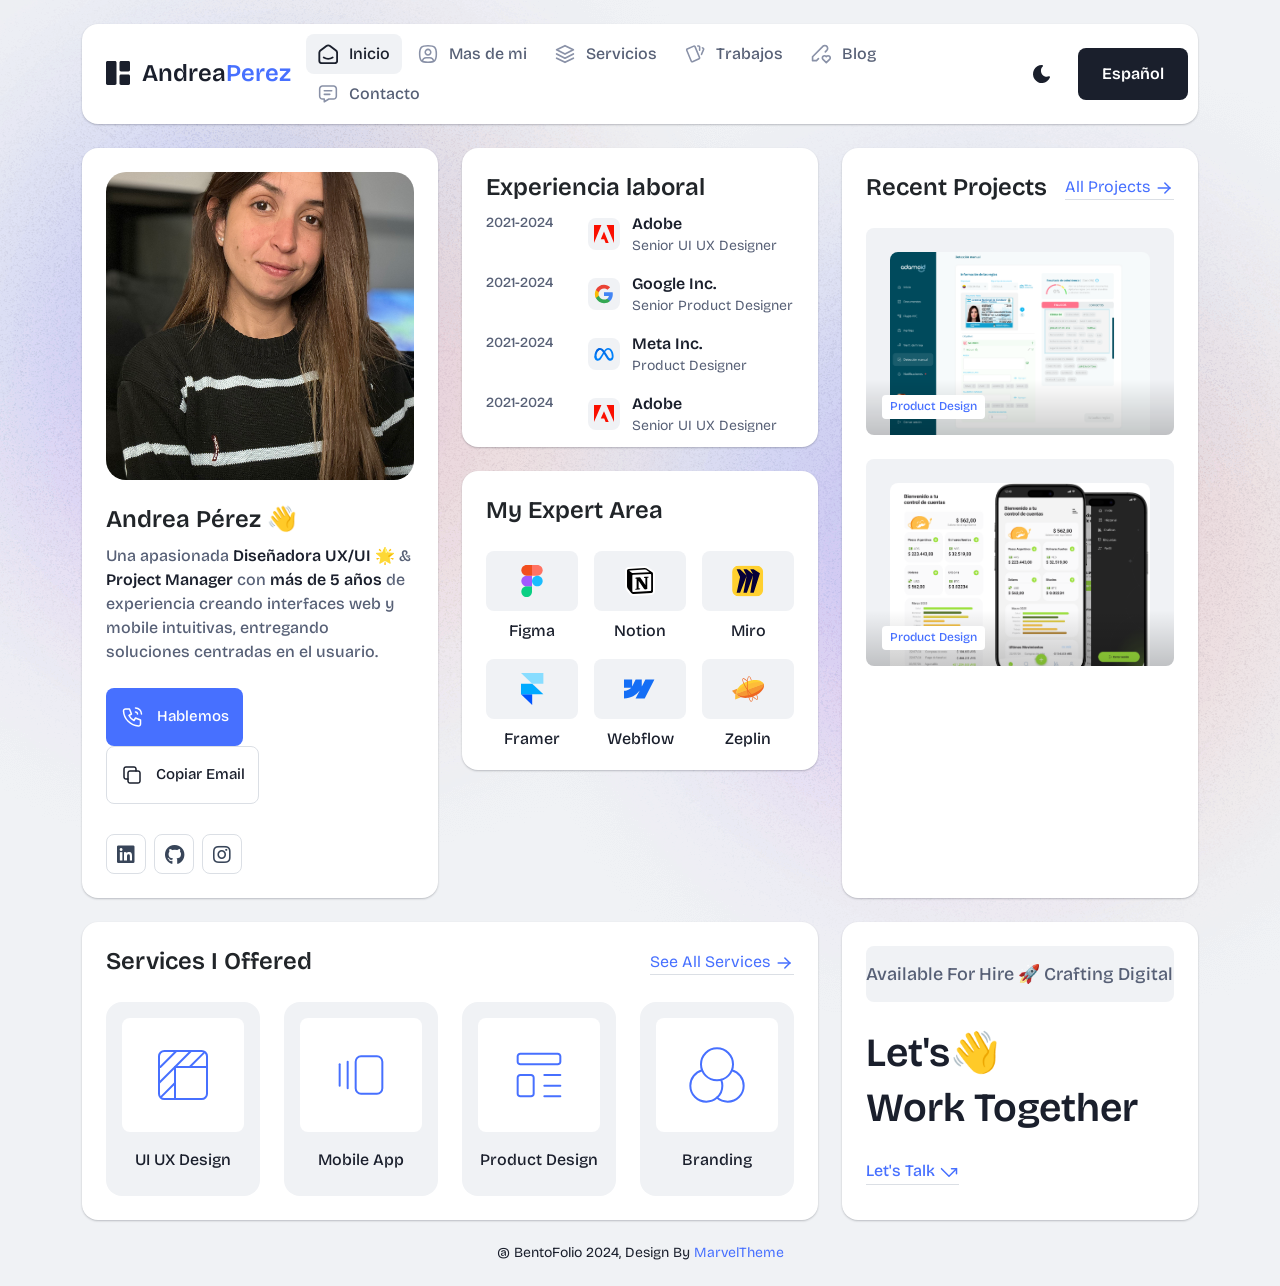
<file: main-file/index-en.html>
<!DOCTYPE html>
<html lang="en">

<head>
  <meta charset="UTF-8">
  <meta http-equiv="X-UA-Compatible" content="IE=edge">
  <title>Andrea Pérez | Portfolio UX/UI | Web and Mobile design</title>
  <meta name="description" content="Bentofolio - Bootstrap Personal Portfolio Template">
  <meta name="viewport" content="width=device-width, initial-scale=1">

  <link rel="shortcut icon" type="image/x-icon" href="assets/img/favicon.svg">
  <!-- Place favicon.ico in the root directory -->

  <!-- CSS here -->
  <link rel="stylesheet" href="assets/css/bootstrap.min.css">
  <link rel="stylesheet" href="assets/fontawsome/css/all.min.css">
  <link rel="stylesheet" href="assets/fontawsome/css/fontawesome.min.css">
  <link rel="stylesheet" href="assets/css/slick.css">
  <link rel="stylesheet" href="assets/css/magnific-popup.css">
  <link rel="stylesheet" href="assets/css/style.css">
  <link rel="stylesheet" href="assets/css/responsive.css">
</head>

<body>

  <div id="page-content">
    <!-- header part start -->
    <header class="header-area">
      <nav class="navbar">
        <div class="container">
          <div class="menu-container">
            <div class="logo">
              <a class="navbar-brand me-0" href="index.html">
                <svg width="24" height="24" viewBox="0 0 24 24" fill="none" xmlns="http://www.w3.org/2000/svg">
                  <path
                    d="M0 1.5C0 1.10218 0.158035 0.720644 0.43934 0.43934C0.720644 0.158035 1.10218 0 1.5 0L9 0C9.39782 0 9.77936 0.158035 10.0607 0.43934C10.342 0.720644 10.5 1.10218 10.5 1.5V22.5C10.5 22.8978 10.342 23.2794 10.0607 23.5607C9.77936 23.842 9.39782 24 9 24H1.5C1.10218 24 0.720644 23.842 0.43934 23.5607C0.158035 23.2794 0 22.8978 0 22.5V1.5ZM13.5 1.5C13.5 1.10218 13.658 0.720644 13.9393 0.43934C14.2206 0.158035 14.6022 0 15 0L22.5 0C22.8978 0 23.2794 0.158035 23.5607 0.43934C23.842 0.720644 24 1.10218 24 1.5V9C24 9.39782 23.842 9.77936 23.5607 10.0607C23.2794 10.342 22.8978 10.5 22.5 10.5H15C14.6022 10.5 14.2206 10.342 13.9393 10.0607C13.658 9.77936 13.5 9.39782 13.5 9V1.5ZM13.5 15C13.5 14.6022 13.658 14.2206 13.9393 13.9393C14.2206 13.658 14.6022 13.5 15 13.5H22.5C22.8978 13.5 23.2794 13.658 23.5607 13.9393C23.842 14.2206 24 14.6022 24 15V22.5C24 22.8978 23.842 23.2794 23.5607 23.5607C23.2794 23.842 22.8978 24 22.5 24H15C14.6022 24 14.2206 23.842 13.9393 23.5607C13.658 23.2794 13.5 22.8978 13.5 22.5V15Z"
                    class="logo-icon" />
                </svg>
                <span>Andrea<span class="primary">Perez</span></span>
              </a>
            </div>
            <div class="navbar-main d-flex flex-grow-1">
              <div class="logo inner-logo d-block d-xl-none">
                <a class="navbar-brand me-0" href="index.html">
                  <svg width="24" height="24" viewBox="0 0 24 24" fill="none" xmlns="http://www.w3.org/2000/svg">
                    <path
                      d="M0 1.5C0 1.10218 0.158035 0.720644 0.43934 0.43934C0.720644 0.158035 1.10218 0 1.5 0L9 0C9.39782 0 9.77936 0.158035 10.0607 0.43934C10.342 0.720644 10.5 1.10218 10.5 1.5V22.5C10.5 22.8978 10.342 23.2794 10.0607 23.5607C9.77936 23.842 9.39782 24 9 24H1.5C1.10218 24 0.720644 23.842 0.43934 23.5607C0.158035 23.2794 0 22.8978 0 22.5V1.5ZM13.5 1.5C13.5 1.10218 13.658 0.720644 13.9393 0.43934C14.2206 0.158035 14.6022 0 15 0L22.5 0C22.8978 0 23.2794 0.158035 23.5607 0.43934C23.842 0.720644 24 1.10218 24 1.5V9C24 9.39782 23.842 9.77936 23.5607 10.0607C23.2794 10.342 22.8978 10.5 22.5 10.5H15C14.6022 10.5 14.2206 10.342 13.9393 10.0607C13.658 9.77936 13.5 9.39782 13.5 9V1.5ZM13.5 15C13.5 14.6022 13.658 14.2206 13.9393 13.9393C14.2206 13.658 14.6022 13.5 15 13.5H22.5C22.8978 13.5 23.2794 13.658 23.5607 13.9393C23.842 14.2206 24 14.6022 24 15V22.5C24 22.8978 23.842 23.2794 23.5607 23.5607C23.2794 23.842 22.8978 24 22.5 24H15C14.6022 24 14.2206 23.842 13.9393 23.5607C13.658 23.2794 13.5 22.8978 13.5 22.5V15Z"
                      class="logo-icon" />
                  </svg>
                  <span>Colour<span class="primary">andy</span></span>
                </a>
              </div>
              <ul class="navbar-info mx-auto">
                <li class="nav-item">
                  <a class="nav-link active" aria-current="page" href="index.html">
                    <svg class="nav-icon" viewBox="0 0 15 15" fill="none" xmlns="http://www.w3.org/2000/svg">
                      <path
                        d="M13.475 4.92481L9.03083 1.46814C8.64082 1.16473 8.1608 1 7.66667 1C7.17254 1 6.69251 1.16473 6.3025 1.46814L1.8575 4.92481C1.59037 5.13254 1.37424 5.39858 1.22563 5.7026C1.07701 6.00662 0.99984 6.34058 1 6.67897V12.679C1 13.121 1.17559 13.5449 1.48816 13.8575C1.80072 14.17 2.22464 14.3456 2.66667 14.3456H12.6667C13.1087 14.3456 13.5326 14.17 13.8452 13.8575C14.1577 13.5449 14.3333 13.121 14.3333 12.679V6.67897C14.3333 5.99314 14.0167 5.34564 13.475 4.92481Z"
                        stroke-width="1.4" stroke-linecap="round" stroke-linejoin="round" />
                      <path d="M10.9753 10.1665C9.13359 11.2773 6.14859 11.2773 4.30859 10.1665" stroke-width="1.4"
                        stroke-linecap="round" stroke-linejoin="round" />
                    </svg>
                    <span>Inicio</span>
                  </a>
                </li>
                <li class="nav-item">
                  <a class="nav-link" href="about.html">
                    <svg class="nav-icon" viewBox="0 0 18 18" fill="none" xmlns="http://www.w3.org/2000/svg">
                      <path
                        d="M9 9.8335C9.66304 9.8335 10.2989 9.5701 10.7678 9.10126C11.2366 8.63242 11.5 7.99654 11.5 7.3335C11.5 6.67045 11.2366 6.03457 10.7678 5.56573C10.2989 5.09689 9.66304 4.8335 9 4.8335C8.33696 4.8335 7.70107 5.09689 7.23223 5.56573C6.76339 6.03457 6.5 6.67045 6.5 7.3335C6.5 7.99654 6.76339 8.63242 7.23223 9.10126C7.70107 9.5701 8.33696 9.8335 9 9.8335Z"
                        stroke-width="1.4" stroke-linecap="round" stroke-linejoin="round" />
                      <path
                        d="M9 1.5C15 1.5 16.5 3 16.5 9C16.5 15 15 16.5 9 16.5C3 16.5 1.5 15 1.5 9C1.5 3 3 1.5 9 1.5Z"
                        stroke-width="1.4" stroke-linecap="round" stroke-linejoin="round" />
                      <path
                        d="M4 15.7085V15.6668C4 14.7828 4.35119 13.9349 4.97631 13.3098C5.60143 12.6847 6.44928 12.3335 7.33333 12.3335H10.6667C11.5507 12.3335 12.3986 12.6847 13.0237 13.3098C13.6488 13.9349 14 14.7828 14 15.6668V15.7085"
                        stroke-width="1.4" stroke-linecap="round" stroke-linejoin="round" />
                    </svg>
                    Mas de mi
                  </a>
                </li>
                <li class="nav-item">
                  <a class="nav-link" href="services.html">
                    <svg class="nav-icon" viewBox="0 0 16 16" fill="none" xmlns="http://www.w3.org/2000/svg">
                      <path d="M7.99967 1.3335L1.33301 4.66683L7.99967 8.00016L14.6663 4.66683L7.99967 1.3335Z"
                        stroke-width="1.4" stroke-linecap="round" stroke-linejoin="round" />
                      <path d="M1.33301 8L7.99967 11.3333L14.6663 8" stroke-width="1.4" stroke-linecap="round"
                        stroke-linejoin="round" />
                      <path d="M1.33301 11.3335L7.99967 14.6668L14.6663 11.3335" stroke-width="1.4"
                        stroke-linecap="round" stroke-linejoin="round" />
                    </svg>
                    Servicios
                  </a>
                </li>
                <li class="nav-item">
                  <a class="nav-link" href="portfolio.html">
                    <svg class="nav-icon" viewBox="0 0 18 17" fill="none" xmlns="http://www.w3.org/2000/svg">
                      <path
                        d="M2.00326 3.99733L7.95159 1.40649C8.04974 1.36442 8.15533 1.34243 8.26212 1.34181C8.3689 1.34119 8.47473 1.36196 8.57337 1.40289C8.67201 1.44382 8.76145 1.50408 8.83642 1.58013C8.9114 1.65617 8.97039 1.74646 9.00992 1.84566L13.1133 11.764C13.1985 11.9651 13.2014 12.1917 13.1213 12.3949C13.0412 12.5982 12.8845 12.7618 12.6849 12.8507L6.73742 15.4415C6.63922 15.4837 6.53356 15.5058 6.42668 15.5065C6.3198 15.5072 6.21387 15.4864 6.11514 15.4455C6.0164 15.4046 5.92688 15.3442 5.85184 15.2681C5.7768 15.192 5.71778 15.1016 5.67826 15.0023L1.57492 5.08316C1.48963 4.88204 1.48673 4.65546 1.56684 4.45222C1.64696 4.24898 1.80367 4.08616 2.00326 3.99733Z"
                        stroke-width="1.4" stroke-linecap="round" stroke-linejoin="round" />
                      <path
                        d="M11.5 1.3335H12.3333C12.5543 1.3335 12.7663 1.42129 12.9226 1.57757C13.0789 1.73385 13.1667 1.94582 13.1667 2.16683V5.0835"
                        stroke-width="1.4" stroke-linecap="round" stroke-linejoin="round" />
                      <path
                        d="M15.6663 3C15.8863 3.09333 16.0997 3.18083 16.3063 3.2625C16.5098 3.34882 16.6706 3.51241 16.7534 3.71729C16.8362 3.92217 16.8343 4.15155 16.748 4.355L14.833 8.83334"
                        stroke-width="1.4" stroke-linecap="round" stroke-linejoin="round" />
                    </svg>
                    Trabajos
                  </a>
                </li>
                <li class="nav-item">
                  <a class="nav-link" href="blog.html">
                    <svg class="nav-icon" viewBox="0 0 17 16" fill="none" xmlns="http://www.w3.org/2000/svg">
                      <path
                        d="M12.1663 6.16676L13.4163 4.91676C13.6352 4.69789 13.8088 4.43805 13.9273 4.15208C14.0457 3.86612 14.1067 3.55962 14.1067 3.25009C14.1067 2.94056 14.0457 2.63406 13.9273 2.3481C13.8088 2.06213 13.6352 1.80229 13.4163 1.58342C13.1975 1.36455 12.9376 1.19094 12.6517 1.07248C12.3657 0.954033 12.0592 0.893066 11.7497 0.893066C11.4401 0.893066 11.1336 0.954033 10.8477 1.07248C10.5617 1.19094 10.3019 1.36455 10.083 1.58342L1.33301 10.3334V13.6668H4.66634L6.33301 12.0001"
                        stroke-width="1.4" stroke-linecap="round" stroke-linejoin="round" />
                      <path
                        d="M13.0004 15.3335L15.7921 12.5968C15.9633 12.4307 16.0995 12.232 16.1926 12.0124C16.2857 11.7927 16.3339 11.5567 16.3343 11.3181C16.3347 11.0796 16.2873 10.8434 16.1948 10.6235C16.1024 10.4035 15.9669 10.2044 15.7963 10.0377C15.448 9.69712 14.9806 9.50602 14.4935 9.50509C14.0065 9.50415 13.5383 9.69346 13.1888 10.0327L13.0021 10.216L12.8163 10.0327C12.4681 9.69237 12.0008 9.50143 11.5139 9.50049C11.0271 9.49956 10.5591 9.68871 10.2096 10.0277C10.0383 10.1937 9.9021 10.3924 9.80891 10.612C9.71572 10.8316 9.66746 11.0677 9.667 11.3062C9.66653 11.5447 9.71386 11.781 9.80619 12.0009C9.89853 12.2209 10.034 12.4201 10.2046 12.5868L13.0004 15.3335Z"
                        stroke-width="1.4" stroke-linecap="round" stroke-linejoin="round" />
                    </svg>
                    Blog
                  </a>
                </li>
                <li class="nav-item">
                  <a class="nav-link" href="contact.html">
                    <svg class="nav-icon" viewBox="0 0 18 17" fill="none" xmlns="http://www.w3.org/2000/svg">
                      <path d="M5.66699 5.5H12.3337" stroke-width="1.4" stroke-linecap="round"
                        stroke-linejoin="round" />
                      <path d="M5.66699 8.8335H10.667" stroke-width="1.4" stroke-linecap="round"
                        stroke-linejoin="round" />
                      <path
                        d="M14 1.3335C14.663 1.3335 15.2989 1.59689 15.7678 2.06573C16.2366 2.53457 16.5 3.17045 16.5 3.8335V10.5002C16.5 11.1632 16.2366 11.7991 15.7678 12.2679C15.2989 12.7368 14.663 13.0002 14 13.0002H9.83333L5.66667 15.5002V13.0002H4C3.33696 13.0002 2.70107 12.7368 2.23223 12.2679C1.76339 11.7991 1.5 11.1632 1.5 10.5002V3.8335C1.5 3.17045 1.76339 2.53457 2.23223 2.06573C2.70107 1.59689 3.33696 1.3335 4 1.3335H14Z"
                        stroke-width="1.4" stroke-linecap="round" stroke-linejoin="round" />
                    </svg>
                    Contacto
                  </a>
                </li>
              </ul>
              <div class="header-right-info d-flex align-items-center">
                <button class="theme-control-btn">
                  <span class="dark">
                    <svg width="24" height="24" viewBox="0 0 24 24" fill="none" xmlns="http://www.w3.org/2000/svg">
                      <path
                        d="M11.8005 3C10.207 3.0003 8.64356 3.44286 7.27683 4.28049C5.91011 5.11811 4.79139 6.31937 4.04002 7.75612C3.28865 9.19288 2.93281 10.8112 3.01046 12.4386C3.08811 14.0659 3.59633 15.6411 4.48091 16.9963C5.3655 18.3514 6.59326 19.4356 8.03324 20.1333C9.47322 20.8309 11.0714 21.1157 12.6573 20.9574C14.2432 20.7991 15.7573 20.2036 17.0381 19.2344C18.319 18.2652 19.3185 16.9587 19.9301 15.4542C20.2302 14.7162 19.5111 13.9746 18.7875 14.2752C17.5475 14.7888 16.1706 14.8418 14.8963 14.425C13.622 14.0082 12.5308 13.1479 11.8126 11.9937C11.0943 10.8396 10.7943 9.4645 10.9648 8.10764C11.1353 6.75077 11.7655 5.49792 12.7458 4.5669L12.8136 4.4949C13.2986 3.9279 12.913 3.0072 12.1464 3.0072H11.9122L11.8524 3.0018L11.7996 3H11.8005Z"
                        fill="#1A1F2C" />
                    </svg>
                    <small class="theme-text d-block d-xl-none">Change appearance</small>
                  </span>
                  <span class="light">
                    <svg width="24" height="24" viewBox="0 0 24 24" fill="none" xmlns="http://www.w3.org/2000/svg">
                      <path
                        d="M12 19C12.2449 19 12.4813 19.09 12.6644 19.2527C12.8474 19.4155 12.9643 19.6397 12.993 19.883L13 20V21C12.9997 21.2549 12.9021 21.5 12.7272 21.6854C12.5522 21.8707 12.313 21.9822 12.0586 21.9972C11.8042 22.0121 11.5536 21.9293 11.3582 21.7657C11.1627 21.6021 11.0371 21.3701 11.007 21.117L11 21V20C11 19.7348 11.1054 19.4804 11.2929 19.2929C11.4804 19.1054 11.7348 19 12 19Z"
                        fill="#FD7E41" />
                      <path
                        d="M18.3127 16.9099L18.4067 16.9929L19.1067 17.6929C19.2861 17.8729 19.3902 18.1144 19.398 18.3683C19.4057 18.6223 19.3165 18.8697 19.1485 19.0602C18.9804 19.2508 18.7462 19.3702 18.4933 19.3943C18.2403 19.4184 17.9877 19.3454 17.7867 19.1899L17.6927 19.1069L16.9927 18.4069C16.8202 18.2347 16.7165 18.0053 16.7012 17.7619C16.6859 17.5186 16.76 17.278 16.9097 17.0855C17.0593 16.893 17.2741 16.7618 17.5137 16.7166C17.7533 16.6713 18.0012 16.7152 18.2107 16.8399L18.3127 16.9099Z"
                        fill="#FD7E41" />
                      <path
                        d="M7.00747 16.993C7.17965 17.1652 7.28308 17.3943 7.29836 17.6373C7.31364 17.8803 7.23972 18.1206 7.09047 18.313L7.00747 18.407L6.30747 19.107C6.12751 19.2863 5.88604 19.3905 5.63209 19.3982C5.37814 19.406 5.13076 19.3168 4.94019 19.1487C4.74963 18.9807 4.63017 18.7464 4.60607 18.4935C4.58198 18.2406 4.65506 17.988 4.81047 17.787L4.89347 17.693L5.59347 16.993C5.781 16.8055 6.03531 16.7002 6.30047 16.7002C6.56563 16.7002 6.81994 16.8055 7.00747 16.993Z"
                        fill="#FD7E41" />
                      <path
                        d="M3.99987 11C4.25475 11.0003 4.4999 11.0979 4.68524 11.2728C4.87057 11.4478 4.9821 11.687 4.99704 11.9414C5.01198 12.1958 4.92919 12.4464 4.7656 12.6418C4.60201 12.8373 4.36996 12.9629 4.11687 12.993L3.99987 13H2.99987C2.74499 12.9997 2.49984 12.9021 2.3145 12.7272C2.12916 12.5522 2.01763 12.313 2.0027 12.0586C1.98776 11.8042 2.07054 11.5536 2.23413 11.3582C2.39772 11.1627 2.62977 11.0371 2.88287 11.007L2.99987 11H3.99987Z"
                        fill="#FD7E41" />
                      <path
                        d="M20.9999 11C21.2547 11.0003 21.4999 11.0979 21.6852 11.2728C21.8706 11.4478 21.9821 11.687 21.997 11.9414C22.012 12.1958 21.9292 12.4464 21.7656 12.6418C21.602 12.8373 21.37 12.9629 21.1169 12.993L20.9999 13H19.9999C19.745 12.9997 19.4998 12.9021 19.3145 12.7272C19.1292 12.5522 19.0176 12.313 19.0027 12.0586C18.9878 11.8042 19.0705 11.5536 19.2341 11.3582C19.3977 11.1627 19.6298 11.0371 19.8829 11.007L19.9999 11H20.9999Z"
                        fill="#FD7E41" />
                      <path
                        d="M6.21264 4.80985L6.30664 4.89285L7.00664 5.59285C7.18599 5.77281 7.29011 6.01429 7.29787 6.26824C7.30562 6.52219 7.21642 6.76957 7.04839 6.96013C6.88036 7.1507 6.64609 7.27016 6.39316 7.29425C6.14024 7.31834 5.88763 7.24526 5.68664 7.08985L5.59264 7.00685L4.89264 6.30685C4.72073 6.13453 4.61757 5.90543 4.6025 5.66248C4.58744 5.41954 4.6615 5.17945 4.8108 4.98721C4.9601 4.79497 5.1744 4.66378 5.41351 4.61824C5.65262 4.57271 5.90013 4.61594 6.10964 4.73985L6.21264 4.80985Z"
                        fill="#FD7E41" />
                      <path
                        d="M19.1071 4.89288C19.2793 5.06508 19.3827 5.29418 19.398 5.5372C19.4132 5.78023 19.3393 6.02048 19.1901 6.21288L19.1071 6.30688L18.4071 7.00688C18.2271 7.18623 17.9856 7.29036 17.7317 7.29811C17.4777 7.30587 17.2304 7.21667 17.0398 7.04864C16.8492 6.8806 16.7298 6.64633 16.7057 6.39341C16.6816 6.14049 16.7547 5.88788 16.9101 5.68688L16.9931 5.59288L17.6931 4.89288C17.8806 4.70541 18.1349 4.6001 18.4001 4.6001C18.6652 4.6001 18.9196 4.70541 19.1071 4.89288Z"
                        fill="#FD7E41" />
                      <path
                        d="M12 2C12.2449 2.00003 12.4813 2.08996 12.6644 2.25272C12.8474 2.41547 12.9643 2.63975 12.993 2.883L13 3V4C12.9997 4.25488 12.9021 4.50003 12.7272 4.68537C12.5522 4.8707 12.313 4.98223 12.0586 4.99717C11.8042 5.01211 11.5536 4.92933 11.3582 4.76573C11.1627 4.60214 11.0371 4.3701 11.007 4.117L11 4V3C11 2.73478 11.1054 2.48043 11.2929 2.29289C11.4804 2.10536 11.7348 2 12 2Z"
                        fill="#FD7E41" />
                      <path
                        d="M12 7C12.9797 6.99994 13.9378 7.28769 14.7553 7.8275C15.5729 8.36731 16.2138 9.1354 16.5986 10.0364C16.9833 10.9373 17.0949 11.9315 16.9195 12.8953C16.7441 13.8592 16.2893 14.7502 15.6118 15.4579C14.9343 16.1655 14.0638 16.6585 13.1085 16.8756C12.1532 17.0928 11.1552 17.0245 10.2383 16.6793C9.3215 16.334 8.52629 15.7271 7.95146 14.9338C7.37663 14.1405 7.04752 13.1958 7.005 12.217L7 12L7.005 11.783C7.06092 10.4958 7.61161 9.27978 8.54222 8.38866C9.47284 7.49754 10.7115 7.00007 12 7Z"
                        fill="#FD7E41" />
                    </svg>
                    <small class="theme-text d-block d-xl-none">Change appearance</small>
                  </span>
                </button>
                <a href="index.html" class="lets-talk-btn">
                  Español
                </a>
              </div>
            </div>
            <div class="mobile-menu-overlay d-block d-lg-none"></div>
            <div class="mobile-menu-control-bar d-block d-xl-none">
              <button class="mobile-menu-control-bar">
                <i class="fas fa-bars"></i>
              </button>
            </div>
          </div>
        </div>
      </nav>
    </header>
    <!-- header part end -->

    <!-- main area part start -->
    <main>
      <section class="home-area">
        <div class="container">
          <div class="row g-4">
            <div class="col-xl-4">
              <div class="card profile-card">
                <div class="card-body">
                  <div class="image text-center">
                    <img src="assets/img/images/profile2.png" alt="profile">
                  </div>
                  <div class="text">
                    <h3 class="card-title">Andrea Pérez 👋</h3>
                    <p>Una apasionada <span>Diseñadora UX/UI</span> 🌟 & <span>Project Manager</span> con 
                      <span>más de 5 años</span> de experiencia creando interfaces web y mobile intuitivas, entregando soluciones centradas en el usuario.</p>                      
                    <div class="common-button-groups">
                      <a class="btn btn-call" href="https://t.me/andreamariange">
                        <svg class="icon" width="25" height="24" viewBox="0 0 25 24" fill="none"
                          xmlns="http://www.w3.org/2000/svg">
                          <path 
                            d="M5.5 4H9.5L11.5 9L9 10.5C10.071 12.6715 11.8285 14.429 14 15.5L15.5 13L20.5 15V19C20.5 19.5304 20.2893 20.0391 19.9142 20.4142C19.5391 20.7893 19.0304 21 18.5 21C14.5993 20.763 10.9202 19.1065 8.15683 16.3432C5.3935 13.5798 3.73705 9.90074 3.5 6C3.5 5.46957 3.71071 4.96086 4.08579 4.58579C4.46086 4.21071 4.96957 4 5.5 4Z"
                            stroke="white" stroke-width="1.5" stroke-linecap="round" stroke-linejoin="round" />
                          <path
                            d="M15.5 7C16.0304 7 16.5391 7.21071 16.9142 7.58579C17.2893 7.96086 17.5 8.46957 17.5 9"
                            stroke="white" stroke-width="1.5" stroke-linecap="round" stroke-linejoin="round" />
                          <path d="M15.5 3C17.0913 3 18.6174 3.63214 19.7426 4.75736C20.8679 5.88258 21.5 7.4087 21.5 9"
                            stroke="white" stroke-width="1.5" stroke-linecap="round" stroke-linejoin="round" />
                        </svg>
                        Hablemos
                      </a>
                      <button class="btn btn-copy" data-clipboard-text="Andydes23@gmail.com">
                        <svg class="icon" width="24" height="24" viewBox="0 0 24 24" fill="none"
                          xmlns="http://www.w3.org/2000/svg">
                          <path
                            d="M8 10C8 9.46957 8.21071 8.96086 8.58579 8.58579C8.96086 8.21071 9.46957 8 10 8H18C18.5304 8 19.0391 8.21071 19.4142 8.58579C19.7893 8.96086 20 9.46957 20 10V18C20 18.5304 19.7893 19.0391 19.4142 19.4142C19.0391 19.7893 18.5304 20 18 20H10C9.46957 20 8.96086 19.7893 8.58579 19.4142C8.21071 19.0391 8 18.5304 8 18V10Z"
                            stroke-width="1.5" stroke-linecap="round" stroke-linejoin="round" />
                          <path
                            d="M16 8V6C16 5.46957 15.7893 4.96086 15.4142 4.58579C15.0391 4.21071 14.5304 4 14 4H6C5.46957 4 4.96086 4.21071 4.58579 4.58579C4.21071 4.96086 4 5.46957 4 6V14C4 14.5304 4.21071 15.0391 4.58579 15.4142C4.96086 15.7893 5.46957 16 6 16H8"
                            stroke-width="1.5" stroke-linecap="round" stroke-linejoin="round" />
                        </svg>
                        Copiar Email
                      </button>
                    </div>
                    <div class="social-media-icon">
                      <ul class="list-unstyled">
                        <li><a href="https://www.linkedin.com/in/andreamariange/"><i class="fab fa-linkedin"></i></a></li>
                        <li><a href="https://github.com/Andydes"><i class="fab fa-github"></i></a></li>
                        <li><a href="https://www.instagram.com/colourandy/#"><i class="fab fa-instagram"></i></a></li>
                      </ul>
                    </div>
                  </div>
                </div>
              </div>
            </div>
            <div class="col-xl-4">
              <div class="row g-4">
                <div class="col-lg-12">
                  <div class="card">
                    <div class="card-body work-experiance-card">
                      <h3 class="card-title">Experiencia laboral</h3>
                      <div class="work-experiance-main">
                        <ul class="work-experiance-slider list-unstyled">
                          <li>
                            <div class="date">
                              <p>2021-2024</p>
                            </div>
                            <div class="info">
                              <div class="icon">
                                <img src="assets/img/icons/adobe.svg" alt="adobe">
                              </div>
                              <div class="text">
                                <h4 class="title">Adobe</h4>
                                <h6 class="subtitle">Senior UI UX Designer</h6>
                              </div>
                            </div>
                          </li>
                          <li>
                            <div class="date">
                              <p>2021-2024</p>
                            </div>
                            <div class="info">
                              <div class="icon">
                                <img src="assets/img/icons/google.svg" alt="google">
                              </div>
                              <div class="text">
                                <h4 class="title">Google Inc.
                                </h4>
                                <h6 class="subtitle">Senior Product Designer

                                </h6>
                              </div>
                            </div>
                          </li>
                          <li>
                            <div class="date">
                              <p>2021-2024</p>
                            </div>
                            <div class="info">
                              <div class="icon">
                                <img src="assets/img/icons/meta.svg" alt="meta">
                              </div>
                              <div class="text">
                                <h4 class="title">Meta Inc.
                                </h4>
                                <h6 class="subtitle">Product Designer
                                </h6>
                              </div>
                            </div>
                          </li>
                          <li>
                            <div class="date">
                              <p>2021-2024</p>
                            </div>
                            <div class="info">
                              <div class="icon">
                                <img src="assets/img/icons/adobe.svg" alt="adobe">
                              </div>
                              <div class="text">
                                <h4 class="title">Adobe</h4>
                                <h6 class="subtitle">Senior UI UX Designer</h6>
                              </div>
                            </div>
                          </li>
                        </ul>
                        <ul class="work-experiance-slider list-unstyled">
                          <li>
                            <div class="date">
                              <p>2021-2024</p>
                            </div>
                            <div class="info">
                              <div class="icon">
                                <img src="assets/img/icons/adobe.svg" alt="adobe">
                              </div>
                              <div class="text">
                                <h4 class="title">Adobe</h4>
                                <h6 class="subtitle">Senior UI UX Designer</h6>
                              </div>
                            </div>
                          </li>
                          <li>
                            <div class="date">
                              <p>2021-2024</p>
                            </div>
                            <div class="info">
                              <div class="icon">
                                <img src="assets/img/icons/google.svg" alt="google">
                              </div>
                              <div class="text">
                                <h4 class="title">Google Inc.
                                </h4>
                                <h6 class="subtitle">Senior Product Designer

                                </h6>
                              </div>
                            </div>
                          </li>
                          <li>
                            <div class="date">
                              <p>2021-2024</p>
                            </div>
                            <div class="info">
                              <div class="icon">
                                <img src="assets/img/icons/meta.svg" alt="meta">
                              </div>
                              <div class="text">
                                <h4 class="title">Meta Inc.
                                </h4>
                                <h6 class="subtitle">Product Designer
                                </h6>
                              </div>
                            </div>
                          </li>
                          <li>
                            <div class="date">
                              <p>2021-2024</p>
                            </div>
                            <div class="info">
                              <div class="icon">
                                <img src="assets/img/icons/adobe.svg" alt="adobe">
                              </div>
                              <div class="text">
                                <h4 class="title">Adobe</h4>
                                <h6 class="subtitle">Senior UI UX Designer</h6>
                              </div>
                            </div>
                          </li>
                        </ul>
                      </div>
                    </div>
                  </div>
                </div>
                <div class="col-lg-12">
                  <div class="card expertise-card">
                    <div class="card-body">
                      <h3 class="card-title">My Expert Area
                      </h3>
                      <div class="expertise-main mt-24">
                        <div class="row g-3">
                          <div class="col-xl-4 col-md-4 col-sm-6 col-6">
                            <div class="expertise-item">
                              <div class="image text-center">
                                <img src="assets/img/icons/figma.svg" alt="figma">
                              </div>
                              <div class="text">
                                <h4 class="title">Figma</h4>
                              </div>
                            </div>
                          </div>
                          <div class="col-xl-4 col-md-4 col-sm-6 col-6">
                            <div class="expertise-item">
                              <div class="image text-center">
                                <img src="assets/img/icons/notion.svg" alt="notion">
                              </div>
                              <div class="text">
                                <h4 class="title">Notion</h4>
                              </div>
                            </div>
                          </div>
                          <div class="col-xl-4 col-md-4 col-sm-6 col-6">
                            <div class="expertise-item">
                              <div class="image text-center">
                                <img src="assets/img/icons/mico.svg" alt="micro">
                              </div>
                              <div class="text">
                                <h4 class="title">Miro</h4>
                              </div>
                            </div>
                          </div>
                          <div class="col-xl-4 col-md-4 col-sm-6 col-6">
                            <div class="expertise-item">
                              <div class="image text-center">
                                <img src="assets/img/icons/framer.svg" alt="framer">
                              </div>
                              <div class="text">
                                <h4 class="title">Framer</h4>
                              </div>
                            </div>
                          </div>
                          <div class="col-xl-4 col-md-4 col-sm-6 col-6">
                            <div class="expertise-item">
                              <div class="image text-center">
                                <img src="assets/img/icons/webflow.svg" alt="webflow">
                              </div>
                              <div class="text">
                                <h4 class="title">Webflow</h4>
                              </div>
                            </div>
                          </div>
                          <div class="col-xl-4 col-md-4 col-sm-6 col-6">
                            <div class="expertise-item">
                              <div class="image text-center">
                                <img src="assets/img/icons/zeplin.svg" alt="zeplin">
                              </div>
                              <div class="text">
                                <h4 class="title">Zeplin</h4>
                              </div>
                            </div>
                          </div>
                        </div>
                      </div>
                    </div>
                  </div>
                </div>
              </div>
            </div>
            <div class="col-xl-4">
              <div class="card card-projects">
                <div class="card-body">

                  <h3 class="card-title">Recent Projects <a class="link-btn" href="portfolio.html">All Projects
                      <svg class="icon" width="20" height="20" viewBox="0 0 20 20" fill="none"
                        xmlns="http://www.w3.org/2000/svg">
                        <path d="M4.16699 10H15.8337" stroke="#4770FF" stroke-width="1.5" stroke-linecap="round"
                          stroke-linejoin="round" />
                        <path d="M10.833 15L15.833 10" stroke="#4770FF" stroke-width="1.5" stroke-linecap="round"
                          stroke-linejoin="round" />
                        <path d="M10.833 5L15.833 10" stroke="#4770FF" stroke-width="1.5" stroke-linecap="round"
                          stroke-linejoin="round" />
                      </svg>

                    </a></h3>
                  <div class="projects-main mt-24">
                    <div class="row g-4 parent-container">
                      <div class="col-lg-12">
                        <div class="project-item">
                          <div class="image">
                            <img src="assets/img/projects/project-1.png" alt="project-1" class="img-fluid w-100">
                            <a href="assets/img/projects/project-1.png"
                              class="gallery-popup full-image-preview parent-container">
                              <svg class="icon" xmlns="http://www.w3.org/2000/svg" viewBox="0 0 20 20" fill="none"
                                stroke="currentColor" stroke-linecap="round" stroke-linejoin="round" stroke-width="1.5">
                                <path d="M10 4.167v11.666M4.167 10h11.666"></path>
                              </svg>
                            </a>
                            <div class="info">
                              <span class="category">Product Design</span>
                            </div>
                          </div>
                        </div>
                      </div>
                      <div class="col-lg-12">
                        <div class="project-item">
                          <div class="image">
                            <img src="assets/img/projects/project-2.png" alt="project-2" class="img-fluid w-100">
                            <a href="assets/img/projects/project-2.png"
                              class="gallery-popup full-image-preview parent-container">
                              <svg class="icon" xmlns="http://www.w3.org/2000/svg" viewBox="0 0 20 20" fill="none"
                                stroke="currentColor" stroke-linecap="round" stroke-linejoin="round" stroke-width="1.5">
                                <path d="M10 4.167v11.666M4.167 10h11.666"></path>
                              </svg>
                            </a>
                            <div class="info">
                              <span class="category">Product Design</span>
                            </div>
                          </div>
                        </div>
                      </div>
                    </div>
                  </div>
                </div>
              </div>
            </div>
          </div>
          <div class="services-area mt-24">
            <div class="row g-4">
              <div class="col-xl-8">
                <div class="card services-card">
                  <div class="card-body">
                    <h3 class="card-title">Services I Offered
                      <a class="link-btn" href="services.html"> See All Services
                        <svg class="icon" width="20" height="20" viewBox="0 0 20 20" fill="none"
                          xmlns="http://www.w3.org/2000/svg">
                          <path d="M4.16699 10H15.8337" stroke="#4770FF" stroke-width="1.5" stroke-linecap="round"
                            stroke-linejoin="round" />
                          <path d="M10.833 15L15.833 10" stroke="#4770FF" stroke-width="1.5" stroke-linecap="round"
                            stroke-linejoin="round" />
                          <path d="M10.833 5L15.833 10" stroke="#4770FF" stroke-width="1.5" stroke-linecap="round"
                            stroke-linejoin="round" />
                        </svg>

                      </a></h3>
                    <div class="services-main mt-24">
                      <div class="row g-4">
                        <div class="col-md-3 col-sm-6 col-6">
                          <div class="services-item text-center">
                            <div class="image">
                              <img src="assets/img/icons/ui-ux.svg" alt="ui-ux">
                            </div>
                            <div class="text">
                              <h3 class="title">UI UX Design</h3>
                            </div>
                          </div>
                        </div>
                        <div class="col-md-3 col-sm-6 col-6">
                          <div class="services-item text-center">
                            <div class="image">
                              <img src="assets/img/icons/app.svg" alt="app">
                            </div>
                            <div class="text">
                              <h3 class="title">Mobile App</h3>
                            </div>
                          </div>
                        </div>
                        <div class="col-md-3 col-sm-6 col-6">
                          <div class="services-item text-center">
                            <div class="image">
                              <img src="assets/img/icons/prd-design.svg" alt="prd-design">
                            </div>
                            <div class="text">
                              <h3 class="title">Product Design</h3>
                            </div>
                          </div>
                        </div>
                        <div class="col-md-3 col-sm-6 col-6">
                          <div class="services-item text-center">
                            <div class="image">
                              <img src="assets/img/icons/branding.svg" alt="branding">
                            </div>
                            <div class="text">
                              <h3 class="title">Branding</h3>
                            </div>
                          </div>
                        </div>
                      </div>
                    </div>
                  </div>
                </div>
              </div>
              <div class="col-xl-4">
                <div class="card lets-talk-together-card">
                  <div class="card-body">
                    <div class="scrolling-info">
                      <div class="slider-item">
                        <p>
                          Available For Hire 🚀 Crafting Digital Experiences 🎨 Available For Hire 🚀 Crafting Digital
                          Experiences 🎨
                        </p>
                      </div>
                    </div>
                    <h3 class="card-title">Let's👋
                      <span class="d-block">Work Together</span>
                    </h3>
                    <a class="link-btn" href="contact.html"> Let's Talk
                      <svg class="icon" width="20" height="20" viewBox="0 0 20 20" fill="none"
                        xmlns="http://www.w3.org/2000/svg">
                        <path d="M17.5 11.6665V6.6665H12.5" stroke-width="1.5" stroke-linecap="round"
                          stroke-linejoin="round" />
                        <path d="M17.5 6.6665L10 14.1665L2.5 6.6665" stroke-width="1.5" stroke-linecap="round"
                          stroke-linejoin="round" />
                      </svg>
                    </a>
                  </div>
                </div>
              </div>
            </div>
          </div>
        </div>
      </section>
      <!-- background shape area start -->
      <div class="background-shapes">
        <div class="shape-1 common-shape">
          <img src="assets/img/bg/banner-shape-1.png" alt="banner-shape-1">
        </div>
        <div class="shape-2 common-shape">
          <img src="assets/img/bg/banner-shape-1.png" alt="banner-shape-1">
        </div>
        <div class="threed-shape-1 move-with-cursor" data-value="1">
          <img src="assets/img/bg/object-3d-1.png" alt="object-3d-1">
        </div>
        <div class="threed-shape-2 move-with-cursor" data-value="1">
          <img src="assets/img/bg/object-3d-2.png" alt="object-3d-2">
        </div>
      </div>
      <!-- background shape area end -->
    </main>
    <!-- main area part end -->

    <!-- footer part start -->
    <footer class="footer-area">
      <div class="container">
        <div class="text text-center">
          <p>@ BentoFolio 2024, Design By <a href="#">MarvelTheme</a></p>
        </div>
      </div>
    </footer>
    <!-- footer part end -->
  </div>

  <!-- JS here -->
  <script src="assets/js/vendor/jquery-3.6.0.min.js"></script>
  <script src="assets/js/bootstrap.bundle.min.js"></script>
  <script src="assets/js/jquery.magnific-popup.min.js"></script>
  <script src="assets/js/ajax-form.js"></script>
  <script src="assets/js/clipboard.min.js"></script>
  <script src="assets/js/slick.min.js"></script>
  <script src="assets/js/script.js"></script>
</body>

</html>
</file>
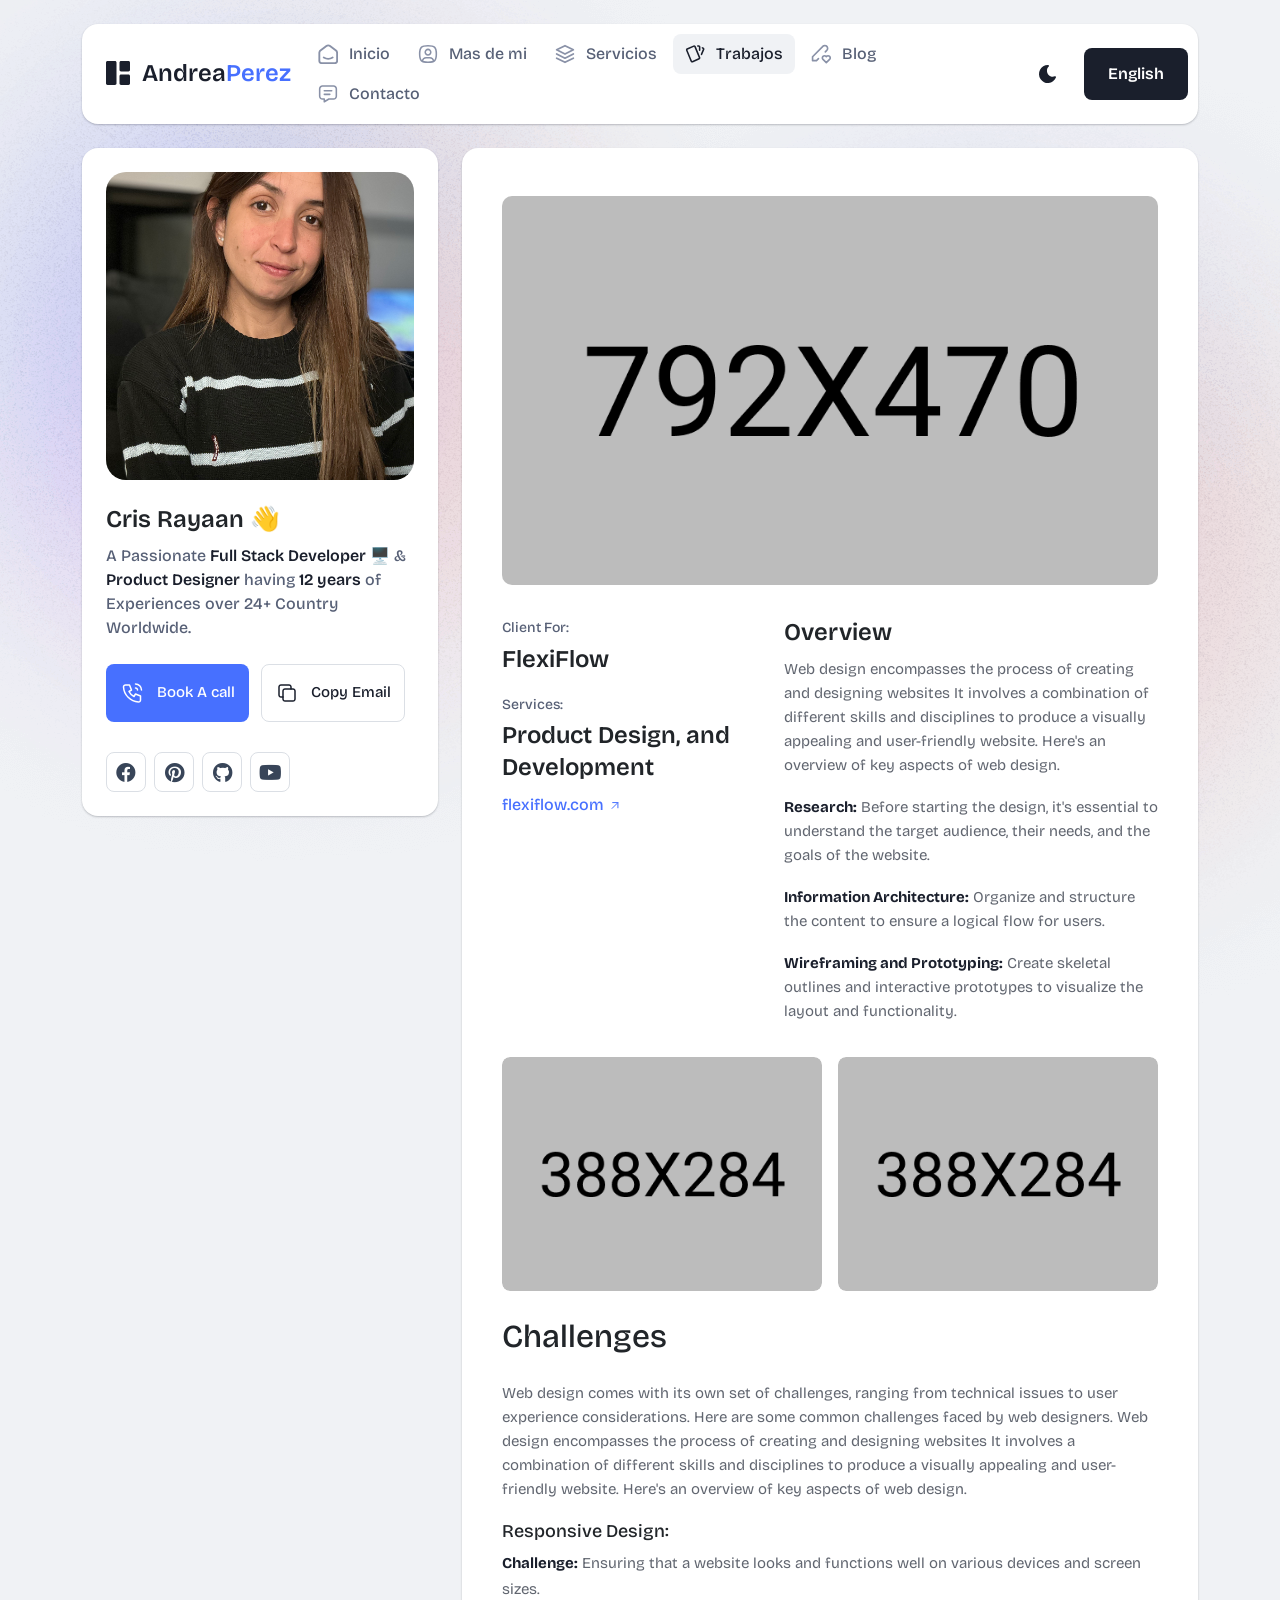
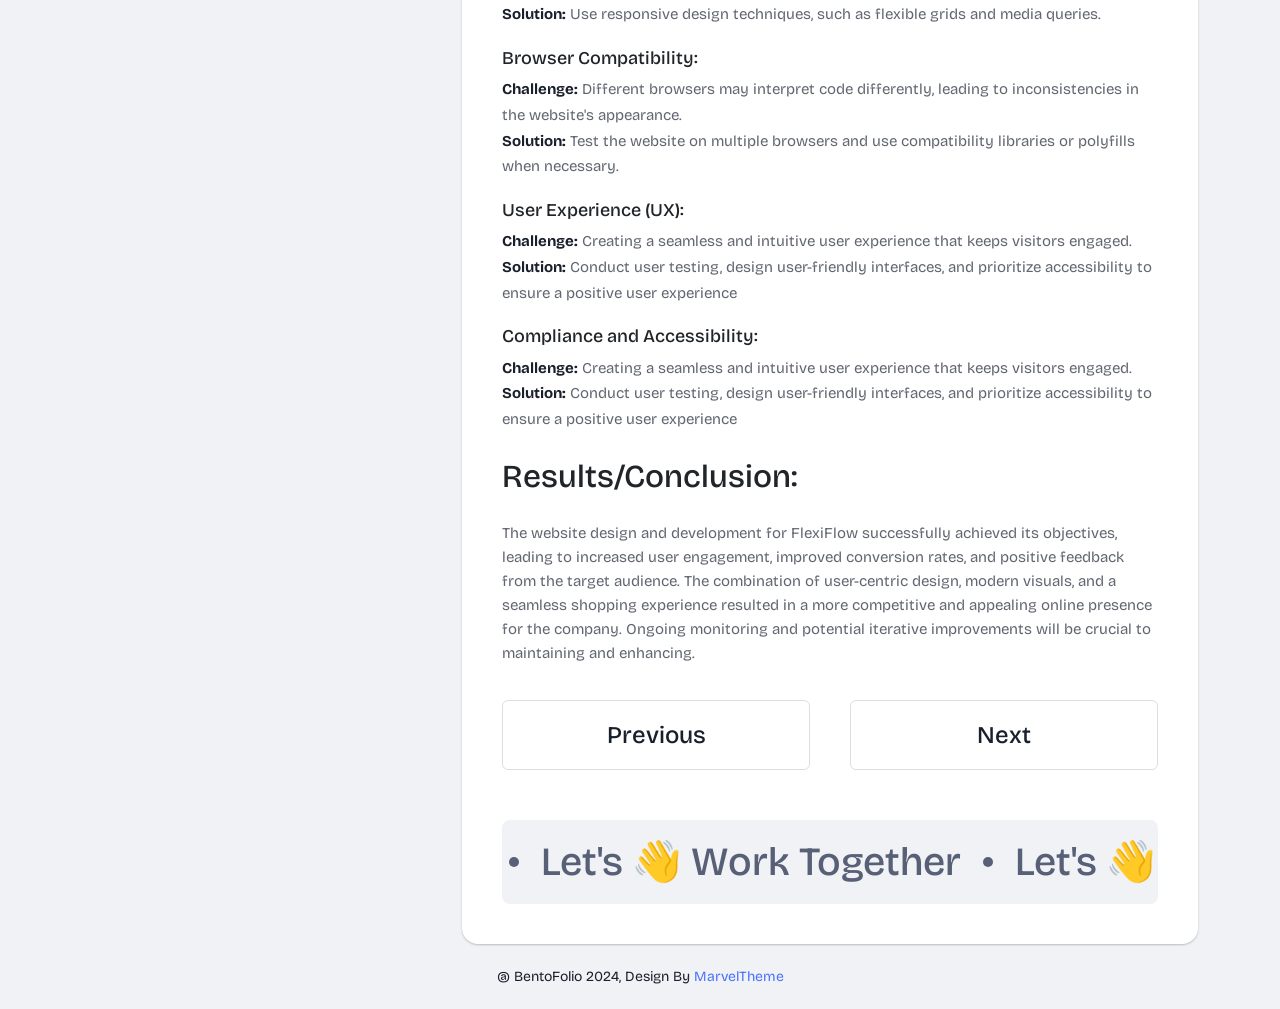
<file: main-file/portfolio-details.html>
<!DOCTYPE html>
<html lang="en">

<head>
  <meta charset="UTF-8">
  <meta http-equiv="X-UA-Compatible" content="IE=edge">
  <title>Bentofolio - Bootstrap Personal Portfolio Template</title>
  <meta name="description" content="Bentofolio - Bootstrap Personal Portfolio Template">
  <meta name="viewport" content="width=device-width, initial-scale=1">

  <link rel="shortcut icon" type="image/x-icon" href="assets/img/favicon.svg">
  <!-- Place favicon.ico in the root directory -->

  <!-- CSS here -->
  <link rel="stylesheet" href="assets/css/bootstrap.min.css">
  <link rel="stylesheet" href="assets/fontawsome/css/all.min.css">
  <link rel="stylesheet" href="assets/fontawsome/css/fontawesome.min.css">
  <link rel="stylesheet" href="assets/css/slick.css">
  <link rel="stylesheet" href="assets/css/magnific-popup.css">
  <link rel="stylesheet" href="assets/css/style.css">
  <link rel="stylesheet" href="assets/css/responsive.css">
</head>

<body>
  <div id="page-content">
    <!-- header part start -->
    <header class="header-area">
      <nav class="navbar">
        <div class="container">
          <div class="menu-container">
            <div class="logo">
              <a class="navbar-brand me-0" href="index.html">
                <svg width="24" height="24" viewBox="0 0 24 24" fill="none" xmlns="http://www.w3.org/2000/svg">
                  <path
                    d="M0 1.5C0 1.10218 0.158035 0.720644 0.43934 0.43934C0.720644 0.158035 1.10218 0 1.5 0L9 0C9.39782 0 9.77936 0.158035 10.0607 0.43934C10.342 0.720644 10.5 1.10218 10.5 1.5V22.5C10.5 22.8978 10.342 23.2794 10.0607 23.5607C9.77936 23.842 9.39782 24 9 24H1.5C1.10218 24 0.720644 23.842 0.43934 23.5607C0.158035 23.2794 0 22.8978 0 22.5V1.5ZM13.5 1.5C13.5 1.10218 13.658 0.720644 13.9393 0.43934C14.2206 0.158035 14.6022 0 15 0L22.5 0C22.8978 0 23.2794 0.158035 23.5607 0.43934C23.842 0.720644 24 1.10218 24 1.5V9C24 9.39782 23.842 9.77936 23.5607 10.0607C23.2794 10.342 22.8978 10.5 22.5 10.5H15C14.6022 10.5 14.2206 10.342 13.9393 10.0607C13.658 9.77936 13.5 9.39782 13.5 9V1.5ZM13.5 15C13.5 14.6022 13.658 14.2206 13.9393 13.9393C14.2206 13.658 14.6022 13.5 15 13.5H22.5C22.8978 13.5 23.2794 13.658 23.5607 13.9393C23.842 14.2206 24 14.6022 24 15V22.5C24 22.8978 23.842 23.2794 23.5607 23.5607C23.2794 23.842 22.8978 24 22.5 24H15C14.6022 24 14.2206 23.842 13.9393 23.5607C13.658 23.2794 13.5 22.8978 13.5 22.5V15Z"
                    class="logo-icon" />
                </svg>
                <span>Andrea<span class="primary">Perez</span></span>
              </a>
            </div>
            <div class="navbar-main d-flex flex-grow-1">
              <div class="logo inner-logo d-block d-xl-none">
                <a class="navbar-brand me-0" href="index.html">
                  <svg width="24" height="24" viewBox="0 0 24 24" fill="none" xmlns="http://www.w3.org/2000/svg">
                    <path
                      d="M0 1.5C0 1.10218 0.158035 0.720644 0.43934 0.43934C0.720644 0.158035 1.10218 0 1.5 0L9 0C9.39782 0 9.77936 0.158035 10.0607 0.43934C10.342 0.720644 10.5 1.10218 10.5 1.5V22.5C10.5 22.8978 10.342 23.2794 10.0607 23.5607C9.77936 23.842 9.39782 24 9 24H1.5C1.10218 24 0.720644 23.842 0.43934 23.5607C0.158035 23.2794 0 22.8978 0 22.5V1.5ZM13.5 1.5C13.5 1.10218 13.658 0.720644 13.9393 0.43934C14.2206 0.158035 14.6022 0 15 0L22.5 0C22.8978 0 23.2794 0.158035 23.5607 0.43934C23.842 0.720644 24 1.10218 24 1.5V9C24 9.39782 23.842 9.77936 23.5607 10.0607C23.2794 10.342 22.8978 10.5 22.5 10.5H15C14.6022 10.5 14.2206 10.342 13.9393 10.0607C13.658 9.77936 13.5 9.39782 13.5 9V1.5ZM13.5 15C13.5 14.6022 13.658 14.2206 13.9393 13.9393C14.2206 13.658 14.6022 13.5 15 13.5H22.5C22.8978 13.5 23.2794 13.658 23.5607 13.9393C23.842 14.2206 24 14.6022 24 15V22.5C24 22.8978 23.842 23.2794 23.5607 23.5607C23.2794 23.842 22.8978 24 22.5 24H15C14.6022 24 14.2206 23.842 13.9393 23.5607C13.658 23.2794 13.5 22.8978 13.5 22.5V15Z"
                      class="logo-icon" />
                  </svg>
                  <span>Colour<span class="primary">andy</span></span>
                </a>
              </div>
              <ul class="navbar-info mx-auto">
                <li class="nav-item">
                  <a class="nav-link" aria-current="page" href="index.html">
                    <svg class="nav-icon" viewBox="0 0 15 15" fill="none" xmlns="http://www.w3.org/2000/svg">
                      <path
                        d="M13.475 4.92481L9.03083 1.46814C8.64082 1.16473 8.1608 1 7.66667 1C7.17254 1 6.69251 1.16473 6.3025 1.46814L1.8575 4.92481C1.59037 5.13254 1.37424 5.39858 1.22563 5.7026C1.07701 6.00662 0.99984 6.34058 1 6.67897V12.679C1 13.121 1.17559 13.5449 1.48816 13.8575C1.80072 14.17 2.22464 14.3456 2.66667 14.3456H12.6667C13.1087 14.3456 13.5326 14.17 13.8452 13.8575C14.1577 13.5449 14.3333 13.121 14.3333 12.679V6.67897C14.3333 5.99314 14.0167 5.34564 13.475 4.92481Z"
                        stroke-width="1.4" stroke-linecap="round" stroke-linejoin="round" />
                      <path d="M10.9753 10.1665C9.13359 11.2773 6.14859 11.2773 4.30859 10.1665" stroke-width="1.4"
                        stroke-linecap="round" stroke-linejoin="round" />
                    </svg>
                    <span>Inicio</span>
                  </a>
                </li>
                <li class="nav-item">
                  <a class="nav-link" href="about.html">
                    <svg class="nav-icon" viewBox="0 0 18 18" fill="none" xmlns="http://www.w3.org/2000/svg">
                      <path
                        d="M9 9.8335C9.66304 9.8335 10.2989 9.5701 10.7678 9.10126C11.2366 8.63242 11.5 7.99654 11.5 7.3335C11.5 6.67045 11.2366 6.03457 10.7678 5.56573C10.2989 5.09689 9.66304 4.8335 9 4.8335C8.33696 4.8335 7.70107 5.09689 7.23223 5.56573C6.76339 6.03457 6.5 6.67045 6.5 7.3335C6.5 7.99654 6.76339 8.63242 7.23223 9.10126C7.70107 9.5701 8.33696 9.8335 9 9.8335Z"
                        stroke-width="1.4" stroke-linecap="round" stroke-linejoin="round" />
                      <path
                        d="M9 1.5C15 1.5 16.5 3 16.5 9C16.5 15 15 16.5 9 16.5C3 16.5 1.5 15 1.5 9C1.5 3 3 1.5 9 1.5Z"
                        stroke-width="1.4" stroke-linecap="round" stroke-linejoin="round" />
                      <path
                        d="M4 15.7085V15.6668C4 14.7828 4.35119 13.9349 4.97631 13.3098C5.60143 12.6847 6.44928 12.3335 7.33333 12.3335H10.6667C11.5507 12.3335 12.3986 12.6847 13.0237 13.3098C13.6488 13.9349 14 14.7828 14 15.6668V15.7085"
                        stroke-width="1.4" stroke-linecap="round" stroke-linejoin="round" />
                    </svg>
                    Mas de mi
                  </a>
                </li>
                <li class="nav-item">
                  <a class="nav-link" href="services.html">
                    <svg class="nav-icon" viewBox="0 0 16 16" fill="none" xmlns="http://www.w3.org/2000/svg">
                      <path d="M7.99967 1.3335L1.33301 4.66683L7.99967 8.00016L14.6663 4.66683L7.99967 1.3335Z"
                        stroke-width="1.4" stroke-linecap="round" stroke-linejoin="round" />
                      <path d="M1.33301 8L7.99967 11.3333L14.6663 8" stroke-width="1.4" stroke-linecap="round"
                        stroke-linejoin="round" />
                      <path d="M1.33301 11.3335L7.99967 14.6668L14.6663 11.3335" stroke-width="1.4"
                        stroke-linecap="round" stroke-linejoin="round" />
                    </svg>
                    Servicios
                  </a>
                </li>
                <li class="nav-item">
                  <a class="nav-link active" href="portfolio.html">
                    <svg class="nav-icon" viewBox="0 0 18 17" fill="none" xmlns="http://www.w3.org/2000/svg">
                      <path
                        d="M2.00326 3.99733L7.95159 1.40649C8.04974 1.36442 8.15533 1.34243 8.26212 1.34181C8.3689 1.34119 8.47473 1.36196 8.57337 1.40289C8.67201 1.44382 8.76145 1.50408 8.83642 1.58013C8.9114 1.65617 8.97039 1.74646 9.00992 1.84566L13.1133 11.764C13.1985 11.9651 13.2014 12.1917 13.1213 12.3949C13.0412 12.5982 12.8845 12.7618 12.6849 12.8507L6.73742 15.4415C6.63922 15.4837 6.53356 15.5058 6.42668 15.5065C6.3198 15.5072 6.21387 15.4864 6.11514 15.4455C6.0164 15.4046 5.92688 15.3442 5.85184 15.2681C5.7768 15.192 5.71778 15.1016 5.67826 15.0023L1.57492 5.08316C1.48963 4.88204 1.48673 4.65546 1.56684 4.45222C1.64696 4.24898 1.80367 4.08616 2.00326 3.99733Z"
                        stroke-width="1.4" stroke-linecap="round" stroke-linejoin="round" />
                      <path
                        d="M11.5 1.3335H12.3333C12.5543 1.3335 12.7663 1.42129 12.9226 1.57757C13.0789 1.73385 13.1667 1.94582 13.1667 2.16683V5.0835"
                        stroke-width="1.4" stroke-linecap="round" stroke-linejoin="round" />
                      <path
                        d="M15.6663 3C15.8863 3.09333 16.0997 3.18083 16.3063 3.2625C16.5098 3.34882 16.6706 3.51241 16.7534 3.71729C16.8362 3.92217 16.8343 4.15155 16.748 4.355L14.833 8.83334"
                        stroke-width="1.4" stroke-linecap="round" stroke-linejoin="round" />
                    </svg>
                    Trabajos
                  </a>
                </li>
                <li class="nav-item">
                  <a class="nav-link" href="blog.html">
                    <svg class="nav-icon" viewBox="0 0 17 16" fill="none" xmlns="http://www.w3.org/2000/svg">
                      <path
                        d="M12.1663 6.16676L13.4163 4.91676C13.6352 4.69789 13.8088 4.43805 13.9273 4.15208C14.0457 3.86612 14.1067 3.55962 14.1067 3.25009C14.1067 2.94056 14.0457 2.63406 13.9273 2.3481C13.8088 2.06213 13.6352 1.80229 13.4163 1.58342C13.1975 1.36455 12.9376 1.19094 12.6517 1.07248C12.3657 0.954033 12.0592 0.893066 11.7497 0.893066C11.4401 0.893066 11.1336 0.954033 10.8477 1.07248C10.5617 1.19094 10.3019 1.36455 10.083 1.58342L1.33301 10.3334V13.6668H4.66634L6.33301 12.0001"
                        stroke-width="1.4" stroke-linecap="round" stroke-linejoin="round" />
                      <path
                        d="M13.0004 15.3335L15.7921 12.5968C15.9633 12.4307 16.0995 12.232 16.1926 12.0124C16.2857 11.7927 16.3339 11.5567 16.3343 11.3181C16.3347 11.0796 16.2873 10.8434 16.1948 10.6235C16.1024 10.4035 15.9669 10.2044 15.7963 10.0377C15.448 9.69712 14.9806 9.50602 14.4935 9.50509C14.0065 9.50415 13.5383 9.69346 13.1888 10.0327L13.0021 10.216L12.8163 10.0327C12.4681 9.69237 12.0008 9.50143 11.5139 9.50049C11.0271 9.49956 10.5591 9.68871 10.2096 10.0277C10.0383 10.1937 9.9021 10.3924 9.80891 10.612C9.71572 10.8316 9.66746 11.0677 9.667 11.3062C9.66653 11.5447 9.71386 11.781 9.80619 12.0009C9.89853 12.2209 10.034 12.4201 10.2046 12.5868L13.0004 15.3335Z"
                        stroke-width="1.4" stroke-linecap="round" stroke-linejoin="round" />
                    </svg>
                    Blog
                  </a>
                </li>
                <li class="nav-item">
                  <a class="nav-link" href="contact.html">
                    <svg class="nav-icon" viewBox="0 0 18 17" fill="none" xmlns="http://www.w3.org/2000/svg">
                      <path d="M5.66699 5.5H12.3337" stroke-width="1.4" stroke-linecap="round"
                        stroke-linejoin="round" />
                      <path d="M5.66699 8.8335H10.667" stroke-width="1.4" stroke-linecap="round"
                        stroke-linejoin="round" />
                      <path
                        d="M14 1.3335C14.663 1.3335 15.2989 1.59689 15.7678 2.06573C16.2366 2.53457 16.5 3.17045 16.5 3.8335V10.5002C16.5 11.1632 16.2366 11.7991 15.7678 12.2679C15.2989 12.7368 14.663 13.0002 14 13.0002H9.83333L5.66667 15.5002V13.0002H4C3.33696 13.0002 2.70107 12.7368 2.23223 12.2679C1.76339 11.7991 1.5 11.1632 1.5 10.5002V3.8335C1.5 3.17045 1.76339 2.53457 2.23223 2.06573C2.70107 1.59689 3.33696 1.3335 4 1.3335H14Z"
                        stroke-width="1.4" stroke-linecap="round" stroke-linejoin="round" />
                    </svg>
                    Contacto
                  </a>
                </li>
              </ul>
              <div class="header-right-info d-flex align-items-center">
                <button class="theme-control-btn">
                  <span class="dark">
                    <svg width="24" height="24" viewBox="0 0 24 24" fill="none" xmlns="http://www.w3.org/2000/svg">
                      <path
                        d="M11.8005 3C10.207 3.0003 8.64356 3.44286 7.27683 4.28049C5.91011 5.11811 4.79139 6.31937 4.04002 7.75612C3.28865 9.19288 2.93281 10.8112 3.01046 12.4386C3.08811 14.0659 3.59633 15.6411 4.48091 16.9963C5.3655 18.3514 6.59326 19.4356 8.03324 20.1333C9.47322 20.8309 11.0714 21.1157 12.6573 20.9574C14.2432 20.7991 15.7573 20.2036 17.0381 19.2344C18.319 18.2652 19.3185 16.9587 19.9301 15.4542C20.2302 14.7162 19.5111 13.9746 18.7875 14.2752C17.5475 14.7888 16.1706 14.8418 14.8963 14.425C13.622 14.0082 12.5308 13.1479 11.8126 11.9937C11.0943 10.8396 10.7943 9.4645 10.9648 8.10764C11.1353 6.75077 11.7655 5.49792 12.7458 4.5669L12.8136 4.4949C13.2986 3.9279 12.913 3.0072 12.1464 3.0072H11.9122L11.8524 3.0018L11.7996 3H11.8005Z"
                        fill="#1A1F2C" />
                    </svg>
                    <small class="theme-text d-block d-xl-none">Change appearance</small>
                  </span>
                  <span class="light">
                    <svg width="24" height="24" viewBox="0 0 24 24" fill="none" xmlns="http://www.w3.org/2000/svg">
                      <path
                        d="M12 19C12.2449 19 12.4813 19.09 12.6644 19.2527C12.8474 19.4155 12.9643 19.6397 12.993 19.883L13 20V21C12.9997 21.2549 12.9021 21.5 12.7272 21.6854C12.5522 21.8707 12.313 21.9822 12.0586 21.9972C11.8042 22.0121 11.5536 21.9293 11.3582 21.7657C11.1627 21.6021 11.0371 21.3701 11.007 21.117L11 21V20C11 19.7348 11.1054 19.4804 11.2929 19.2929C11.4804 19.1054 11.7348 19 12 19Z"
                        fill="#FD7E41" />
                      <path
                        d="M18.3127 16.9099L18.4067 16.9929L19.1067 17.6929C19.2861 17.8729 19.3902 18.1144 19.398 18.3683C19.4057 18.6223 19.3165 18.8697 19.1485 19.0602C18.9804 19.2508 18.7462 19.3702 18.4933 19.3943C18.2403 19.4184 17.9877 19.3454 17.7867 19.1899L17.6927 19.1069L16.9927 18.4069C16.8202 18.2347 16.7165 18.0053 16.7012 17.7619C16.6859 17.5186 16.76 17.278 16.9097 17.0855C17.0593 16.893 17.2741 16.7618 17.5137 16.7166C17.7533 16.6713 18.0012 16.7152 18.2107 16.8399L18.3127 16.9099Z"
                        fill="#FD7E41" />
                      <path
                        d="M7.00747 16.993C7.17965 17.1652 7.28308 17.3943 7.29836 17.6373C7.31364 17.8803 7.23972 18.1206 7.09047 18.313L7.00747 18.407L6.30747 19.107C6.12751 19.2863 5.88604 19.3905 5.63209 19.3982C5.37814 19.406 5.13076 19.3168 4.94019 19.1487C4.74963 18.9807 4.63017 18.7464 4.60607 18.4935C4.58198 18.2406 4.65506 17.988 4.81047 17.787L4.89347 17.693L5.59347 16.993C5.781 16.8055 6.03531 16.7002 6.30047 16.7002C6.56563 16.7002 6.81994 16.8055 7.00747 16.993Z"
                        fill="#FD7E41" />
                      <path
                        d="M3.99987 11C4.25475 11.0003 4.4999 11.0979 4.68524 11.2728C4.87057 11.4478 4.9821 11.687 4.99704 11.9414C5.01198 12.1958 4.92919 12.4464 4.7656 12.6418C4.60201 12.8373 4.36996 12.9629 4.11687 12.993L3.99987 13H2.99987C2.74499 12.9997 2.49984 12.9021 2.3145 12.7272C2.12916 12.5522 2.01763 12.313 2.0027 12.0586C1.98776 11.8042 2.07054 11.5536 2.23413 11.3582C2.39772 11.1627 2.62977 11.0371 2.88287 11.007L2.99987 11H3.99987Z"
                        fill="#FD7E41" />
                      <path
                        d="M20.9999 11C21.2547 11.0003 21.4999 11.0979 21.6852 11.2728C21.8706 11.4478 21.9821 11.687 21.997 11.9414C22.012 12.1958 21.9292 12.4464 21.7656 12.6418C21.602 12.8373 21.37 12.9629 21.1169 12.993L20.9999 13H19.9999C19.745 12.9997 19.4998 12.9021 19.3145 12.7272C19.1292 12.5522 19.0176 12.313 19.0027 12.0586C18.9878 11.8042 19.0705 11.5536 19.2341 11.3582C19.3977 11.1627 19.6298 11.0371 19.8829 11.007L19.9999 11H20.9999Z"
                        fill="#FD7E41" />
                      <path
                        d="M6.21264 4.80985L6.30664 4.89285L7.00664 5.59285C7.18599 5.77281 7.29011 6.01429 7.29787 6.26824C7.30562 6.52219 7.21642 6.76957 7.04839 6.96013C6.88036 7.1507 6.64609 7.27016 6.39316 7.29425C6.14024 7.31834 5.88763 7.24526 5.68664 7.08985L5.59264 7.00685L4.89264 6.30685C4.72073 6.13453 4.61757 5.90543 4.6025 5.66248C4.58744 5.41954 4.6615 5.17945 4.8108 4.98721C4.9601 4.79497 5.1744 4.66378 5.41351 4.61824C5.65262 4.57271 5.90013 4.61594 6.10964 4.73985L6.21264 4.80985Z"
                        fill="#FD7E41" />
                      <path
                        d="M19.1071 4.89288C19.2793 5.06508 19.3827 5.29418 19.398 5.5372C19.4132 5.78023 19.3393 6.02048 19.1901 6.21288L19.1071 6.30688L18.4071 7.00688C18.2271 7.18623 17.9856 7.29036 17.7317 7.29811C17.4777 7.30587 17.2304 7.21667 17.0398 7.04864C16.8492 6.8806 16.7298 6.64633 16.7057 6.39341C16.6816 6.14049 16.7547 5.88788 16.9101 5.68688L16.9931 5.59288L17.6931 4.89288C17.8806 4.70541 18.1349 4.6001 18.4001 4.6001C18.6652 4.6001 18.9196 4.70541 19.1071 4.89288Z"
                        fill="#FD7E41" />
                      <path
                        d="M12 2C12.2449 2.00003 12.4813 2.08996 12.6644 2.25272C12.8474 2.41547 12.9643 2.63975 12.993 2.883L13 3V4C12.9997 4.25488 12.9021 4.50003 12.7272 4.68537C12.5522 4.8707 12.313 4.98223 12.0586 4.99717C11.8042 5.01211 11.5536 4.92933 11.3582 4.76573C11.1627 4.60214 11.0371 4.3701 11.007 4.117L11 4V3C11 2.73478 11.1054 2.48043 11.2929 2.29289C11.4804 2.10536 11.7348 2 12 2Z"
                        fill="#FD7E41" />
                      <path
                        d="M12 7C12.9797 6.99994 13.9378 7.28769 14.7553 7.8275C15.5729 8.36731 16.2138 9.1354 16.5986 10.0364C16.9833 10.9373 17.0949 11.9315 16.9195 12.8953C16.7441 13.8592 16.2893 14.7502 15.6118 15.4579C14.9343 16.1655 14.0638 16.6585 13.1085 16.8756C12.1532 17.0928 11.1552 17.0245 10.2383 16.6793C9.3215 16.334 8.52629 15.7271 7.95146 14.9338C7.37663 14.1405 7.04752 13.1958 7.005 12.217L7 12L7.005 11.783C7.06092 10.4958 7.61161 9.27978 8.54222 8.38866C9.47284 7.49754 10.7115 7.00007 12 7Z"
                        fill="#FD7E41" />
                    </svg>
                    <small class="theme-text d-block d-xl-none">Change appearance</small>
                  </span>
                </button>
                <a href="index-en.htmls" class="lets-talk-btn">
                  English
                </a>
              </div>
            </div>
            <div class="mobile-menu-overlay d-block d-lg-none"></div>
            <div class="mobile-menu-control-bar d-block d-xl-none">
              <button class="mobile-menu-control-bar">
                <i class="fas fa-bars"></i>
              </button>
            </div>
          </div>
        </div>
      </nav>
    </header>
    <!-- header part end -->

    <!-- main area part start -->
    <main>

      <section class="content-box-area mt-4">
        <div class="container">
          <div class="row g-4">
            <div class="col-xl-4">
              <div class="card profile-card">
                <div class="card-body">
                  <div class="image text-center">
                    <img src="assets/img/images/profile2.png" alt="profile">
                  </div>
                  <div class="text">
                    <h3 class="card-title">Cris Rayaan 👋</h3>
                    <p>A Passionate <span>Full Stack Developer</span> 🖥️ & <span>Product Designer</span> having
                      <span>12
                        years</span> of Experiences over 24+
                      Country Worldwide.</p>
                    <div class="common-button-groups">
                      <a class="btn btn-call" href="#">
                        <svg class="icon" width="25" height="24" viewBox="0 0 25 24" fill="none"
                          xmlns="http://www.w3.org/2000/svg">
                          <path
                            d="M5.5 4H9.5L11.5 9L9 10.5C10.071 12.6715 11.8285 14.429 14 15.5L15.5 13L20.5 15V19C20.5 19.5304 20.2893 20.0391 19.9142 20.4142C19.5391 20.7893 19.0304 21 18.5 21C14.5993 20.763 10.9202 19.1065 8.15683 16.3432C5.3935 13.5798 3.73705 9.90074 3.5 6C3.5 5.46957 3.71071 4.96086 4.08579 4.58579C4.46086 4.21071 4.96957 4 5.5 4Z"
                            stroke="white" stroke-width="1.5" stroke-linecap="round" stroke-linejoin="round" />
                          <path
                            d="M15.5 7C16.0304 7 16.5391 7.21071 16.9142 7.58579C17.2893 7.96086 17.5 8.46957 17.5 9"
                            stroke="white" stroke-width="1.5" stroke-linecap="round" stroke-linejoin="round" />
                          <path d="M15.5 3C17.0913 3 18.6174 3.63214 19.7426 4.75736C20.8679 5.88258 21.5 7.4087 21.5 9"
                            stroke="white" stroke-width="1.5" stroke-linecap="round" stroke-linejoin="round" />
                        </svg>
                        Book A call
                      </a>
                      <button class="btn btn-copy" data-clipboard-text="example@example.com">
                        <svg class="icon" width="24" height="24" viewBox="0 0 24 24" fill="none"
                          xmlns="http://www.w3.org/2000/svg">
                          <path
                            d="M8 10C8 9.46957 8.21071 8.96086 8.58579 8.58579C8.96086 8.21071 9.46957 8 10 8H18C18.5304 8 19.0391 8.21071 19.4142 8.58579C19.7893 8.96086 20 9.46957 20 10V18C20 18.5304 19.7893 19.0391 19.4142 19.4142C19.0391 19.7893 18.5304 20 18 20H10C9.46957 20 8.96086 19.7893 8.58579 19.4142C8.21071 19.0391 8 18.5304 8 18V10Z"
                            stroke-width="1.5" stroke-linecap="round" stroke-linejoin="round" />
                          <path
                            d="M16 8V6C16 5.46957 15.7893 4.96086 15.4142 4.58579C15.0391 4.21071 14.5304 4 14 4H6C5.46957 4 4.96086 4.21071 4.58579 4.58579C4.21071 4.96086 4 5.46957 4 6V14C4 14.5304 4.21071 15.0391 4.58579 15.4142C4.96086 15.7893 5.46957 16 6 16H8"
                            stroke-width="1.5" stroke-linecap="round" stroke-linejoin="round" />
                        </svg>
                        Copy Email
                      </button>
                    </div>
                    <div class="social-media-icon">
                      <ul class="list-unstyled">
                        <li><a href="#"><i class="fab fa-facebook"></i></a></li>
                        <li><a href="#"><i class="fab fa-pinterest"></i></a></li>
                        <li><a href="#"><i class="fab fa-github"></i></a></li>
                        <li><a href="#"><i class="fab fa-youtube"></i></a></li>
                      </ul>
                    </div>
                  </div>
                </div>
              </div>
            </div>
            <div class="col-xl-8">
              <div class="card content-box-card">
                <div class="card-body portfolio-card">
                  <div class="portfolio-details-area">
                    <div class="main-image">
                      <img src="assets/img/projects/project-details-1.png" alt="project-details-1">
                    </div>
                    <div class="portfolio-details-text">
                      <div class="short-info">
                        <div class="info-item">
                          <p class="subtitle">Client For:</p>
                          <h4 class="card-title">FlexiFlow</h4>
                        </div>
                        <div class="info-item">
                          <p class="subtitle">Services:</p>
                          <h4 class="card-title">Product Design, and Development</h4>
                          <a href="#" class="website">
                            flexiflow.com
                            <svg class="arrow-up" width="14" height="15" viewBox="0 0 14 15" fill="none"
                              xmlns="http://www.w3.org/2000/svg">
                              <path d="M9.91634 4.5835L4.08301 10.4168" stroke-linecap="round" stroke-linejoin="round">
                              </path>
                              <path d="M4.66699 4.5835H9.91699V9.8335" stroke-linecap="round" stroke-linejoin="round">
                              </path>
                            </svg>
                          </a>
                        </div>
                      </div>
                      <div class="overview">
                        <h4 class="card-title">Overview</h4>
                        <p>Web design encompasses the process of creating and designing websites It involves a
                          combination of different skills and disciplines to produce a visually appealing and
                          user-friendly website. Here's an overview of key aspects of web design.</p>
                        <p>
                          <b>Research:</b> Before starting the design, it's essential to understand the target audience,
                          their
                          needs, and the goals of the website.

                        </p>
                        <p><b>Information Architecture:</b> Organize and structure the content to ensure a logical flow
                          for
                          users.</p>
                        <p> <b>Wireframing and Prototyping:</b> Create skeletal outlines and interactive prototypes to
                          visualize
                          the layout and functionality.</p>
                      </div>
                    </div>
                    <div class="inner-images">
                      <div class="row g-3">
                        <div class="col-md-6">
                          <div class="image-item">
                            <img src="assets/img/projects/project-details-2.png" alt="project-details-2"
                              class="img-fluid w-100">
                          </div>
                        </div>
                        <div class="col-md-6">
                          <div class="image-item">
                            <img src="assets/img/projects/project-details-3.png" alt="project-details-3"
                              class="img-fluid w-100">
                          </div>
                        </div>
                      </div>
                    </div>
                    <div class="more-info-block">
                      <h3 class="more-info-title">Challenges</h3>
                      <p>Web design comes with its own set of challenges, ranging from technical issues to user
                        experience considerations. Here are some common challenges faced by web designers. Web design
                        encompasses the process of creating and designing websites It involves a combination of
                        different skills and disciplines to produce a visually appealing and user-friendly website.
                        Here's an overview of key aspects of web design.</p>
                      <h5 class="more-info-subtitle">Responsive Design:</h5>
                      <ul class="list-unstyled">
                        <li>
                          <b>Challenge:</b> Ensuring that a website looks and functions well on various devices and
                          screen
                          sizes.
                        </li>
                        <li>
                          <b>Solution:</b> Use responsive design techniques, such as flexible grids and media queries.
                        </li>
                      </ul>
                      <h5 class="more-info-subtitle">Browser Compatibility:
                      </h5>
                      <ul class="list-unstyled">
                        <li>
                          <b>Challenge:</b> Different browsers may interpret code differently, leading to
                          inconsistencies
                          in the website's appearance.
                        </li>
                        <li>
                          <b>Solution:</b> Test the website on multiple browsers and use compatibility libraries or
                          polyfills when necessary.
                        </li>
                      </ul>

                      <h5 class="more-info-subtitle">User Experience (UX):
                      </h5>
                      <ul class="list-unstyled">
                        <li>
                          <b>Challenge:</b> Creating a seamless and intuitive user experience that keeps visitors
                          engaged.
                        </li>
                        <li>
                          <b> Solution:</b>
                          Conduct user testing, design user-friendly interfaces, and prioritize accessibility to ensure
                          a
                          positive user experience
                        </li>
                      </ul>
                      <h5 class="more-info-subtitle">Compliance and Accessibility:
                      </h5>
                      <ul class="list-unstyled">
                        <li>
                          <b>Challenge:</b> Creating a seamless and intuitive user experience that keeps visitors
                          engaged.
                        </li>
                        <li>
                          <b>Solution:</b> Conduct user testing, design user-friendly interfaces, and prioritize
                          accessibility to ensure a positive user experience
                        </li>
                      </ul>

                      <h3 class="more-info-title">Results/Conclusion:</h3>
                      <p>The website design and development for FlexiFlow successfully achieved its objectives, leading
                        to increased user engagement, improved conversion rates, and positive feedback from the target
                        audience. The combination of user-centric design, modern visuals, and a seamless shopping
                        experience resulted in a more competitive and appealing online presence for the company. Ongoing
                        monitoring and potential iterative improvements will be crucial to maintaining and enhancing.
                      </p>
                    </div>
                    <div class="prev-and-next-btn">
                      <button class="btn btn-prev">Previous</button>
                      <button class="btn btn-next">Next</button>
                    </div>
                  </div>

                  <div class="work-together-slider">
                    <div class="slider-main d-flex gap-4 align-items-center">
                      <div class="slider-item">
                        <a href="contact.html">Let's 👋 Work Together</a>
                        <a href="contact.html">Let's 👋 Work Together</a>
                      </div>
                      <div class="slider-item">
                        <a href="contact.html">Let's 👋 Work Together</a>
                        <a href="contact.html">Let's 👋 Work Together</a>
                      </div>
                    </div>
                  </div>
                </div>
              </div>
            </div>
          </div>
        </div>
      </section>

      <!-- background shape area start -->
      <div class="background-shapes">
        <div class="shape-1 common-shape">
          <img src="assets/img/bg/banner-shape-1.png" alt="banner-shape-1">
        </div>
        <div class="shape-2 common-shape">
          <img src="assets/img/bg/banner-shape-1.png" alt="banner-shape-1">
        </div>
        <div class="threed-shape-1 move-with-cursor" data-value="1">
          <img src="assets/img/bg/object-3d-1.png" alt="object-3d-1">
        </div>
        <div class="threed-shape-2 move-with-cursor" data-value="1">
          <img src="assets/img/bg/object-3d-2.png" alt="object-3d-2">
        </div>
      </div>
      <!-- background shape area end -->
    </main>
    <!-- main area part end -->

    <!-- footer part start -->
    <footer class="footer-area">
      <div class="container">
        <div class="text text-center">
          <p>@ BentoFolio 2024, Design By <a href="#">MarvelTheme</a></p>
        </div>
      </div>
    </footer>
    <!-- footer part end -->
  </div>

  <!-- JS here -->
  <script src="assets/js/vendor/jquery-3.6.0.min.js"></script>
  <script src="assets/js/bootstrap.bundle.min.js"></script>
  <script src="assets/js/jquery.magnific-popup.min.js"></script>
  <script src="assets/js/ajax-form.js"></script>
  <script src="assets/js/clipboard.min.js"></script>
  <script src="assets/js/slick.min.js"></script>
  <script src="assets/js/script.js"></script>
</body>


</html>
</file>
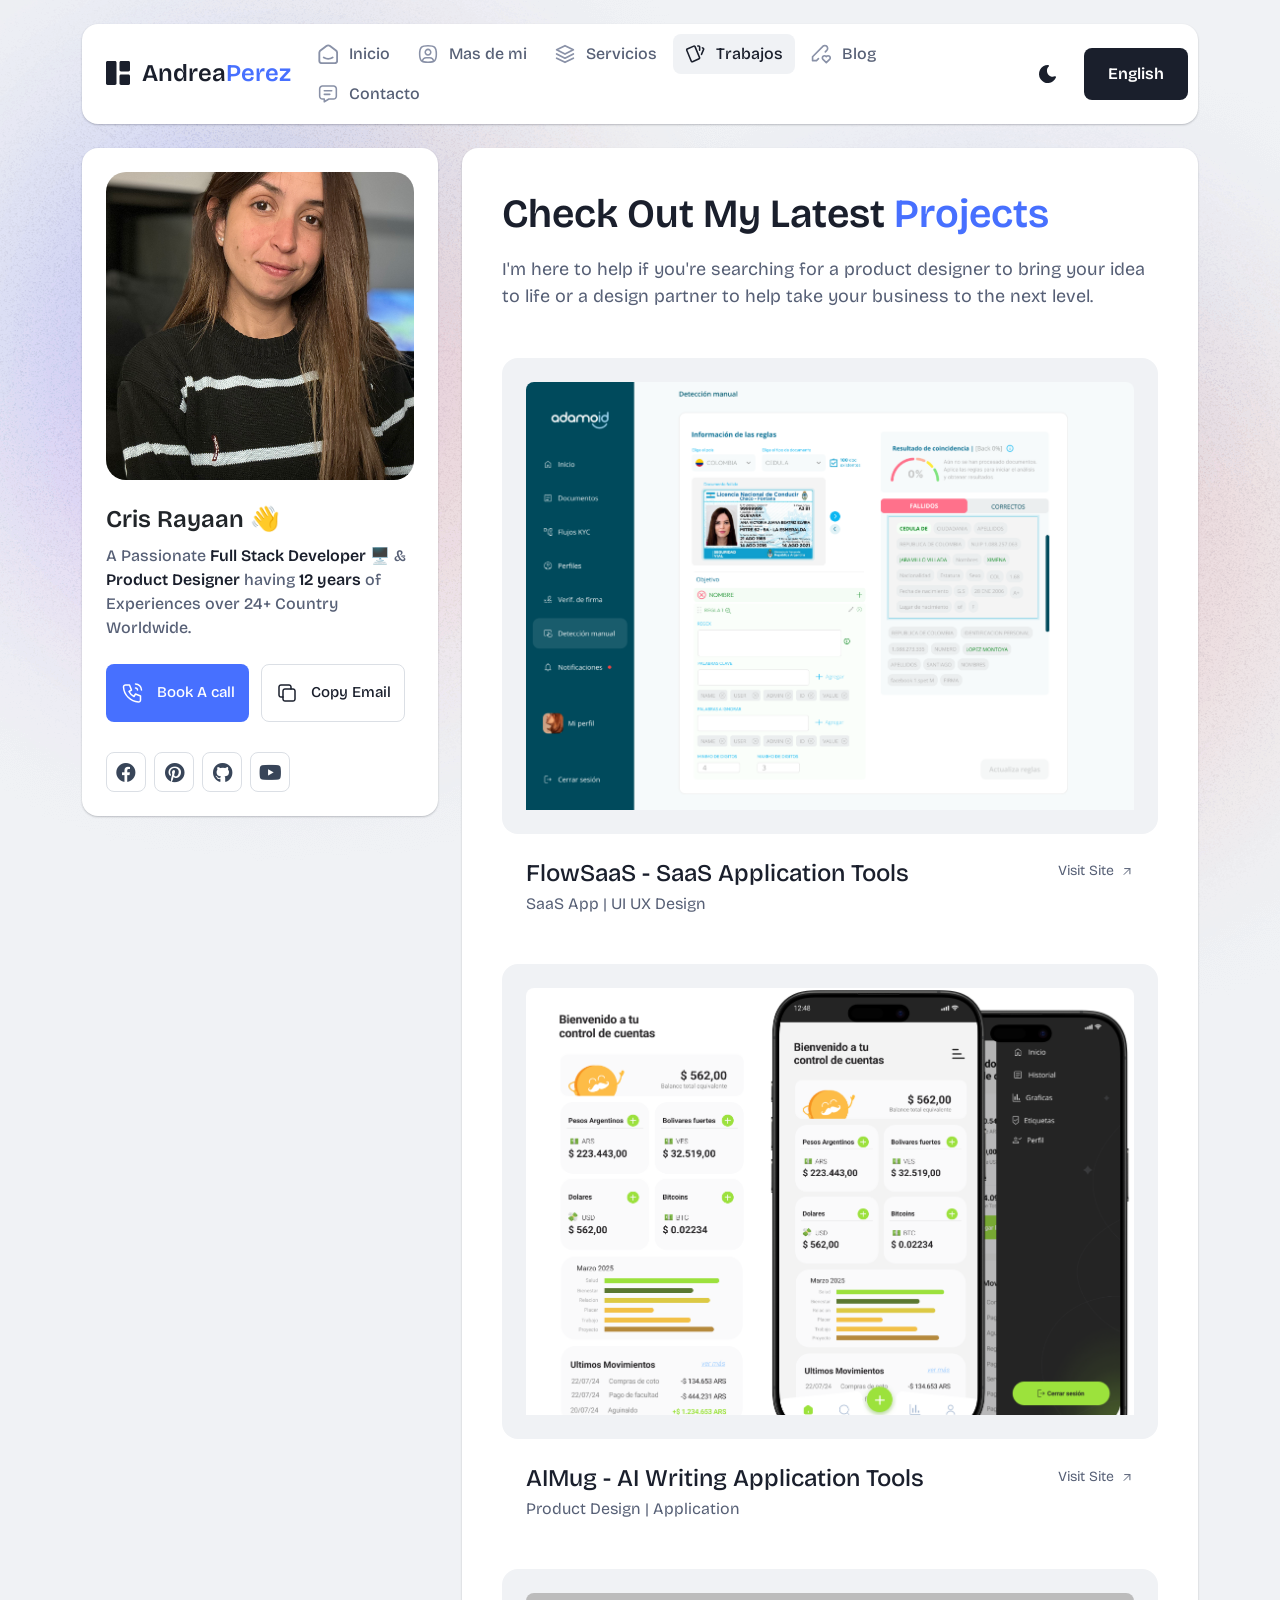
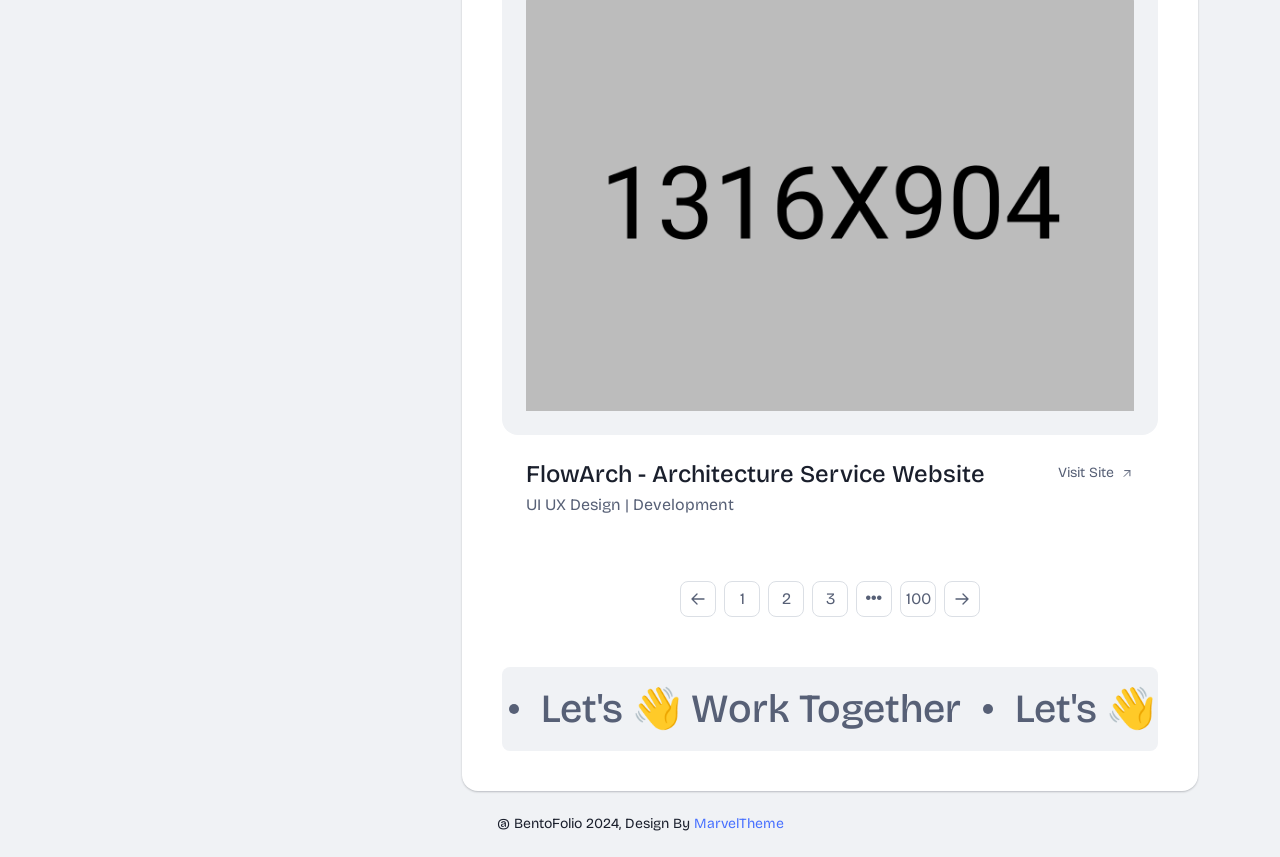
<file: main-file/portfolio.html>
<!DOCTYPE html>
<html lang="en">

<head>
  <meta charset="UTF-8">
  <meta http-equiv="X-UA-Compatible" content="IE=edge">
  <title>Bentofolio - Bootstrap Personal Portfolio Template</title>
  <meta name="description" content="Bentofolio - Bootstrap Personal Portfolio Template">
  <meta name="viewport" content="width=device-width, initial-scale=1">

  <link rel="shortcut icon" type="image/x-icon" href="assets/img/favicon.svg">
  <!-- Place favicon.ico in the root directory -->

  <!-- CSS here -->
  <link rel="stylesheet" href="assets/css/bootstrap.min.css">
  <link rel="stylesheet" href="assets/fontawsome/css/all.min.css">
  <link rel="stylesheet" href="assets/fontawsome/css/fontawesome.min.css">
  <link rel="stylesheet" href="assets/css/slick.css">
  <link rel="stylesheet" href="assets/css/magnific-popup.css">
  <link rel="stylesheet" href="assets/css/style.css">
  <link rel="stylesheet" href="assets/css/responsive.css">
</head>

<body>
  <div id="page-content">
     <!-- header part start -->
     <header class="header-area">
      <nav class="navbar">
        <div class="container">
          <div class="menu-container">
            <div class="logo">
              <a class="navbar-brand me-0" href="index.html">
                <svg width="24" height="24" viewBox="0 0 24 24" fill="none" xmlns="http://www.w3.org/2000/svg">
                  <path
                    d="M0 1.5C0 1.10218 0.158035 0.720644 0.43934 0.43934C0.720644 0.158035 1.10218 0 1.5 0L9 0C9.39782 0 9.77936 0.158035 10.0607 0.43934C10.342 0.720644 10.5 1.10218 10.5 1.5V22.5C10.5 22.8978 10.342 23.2794 10.0607 23.5607C9.77936 23.842 9.39782 24 9 24H1.5C1.10218 24 0.720644 23.842 0.43934 23.5607C0.158035 23.2794 0 22.8978 0 22.5V1.5ZM13.5 1.5C13.5 1.10218 13.658 0.720644 13.9393 0.43934C14.2206 0.158035 14.6022 0 15 0L22.5 0C22.8978 0 23.2794 0.158035 23.5607 0.43934C23.842 0.720644 24 1.10218 24 1.5V9C24 9.39782 23.842 9.77936 23.5607 10.0607C23.2794 10.342 22.8978 10.5 22.5 10.5H15C14.6022 10.5 14.2206 10.342 13.9393 10.0607C13.658 9.77936 13.5 9.39782 13.5 9V1.5ZM13.5 15C13.5 14.6022 13.658 14.2206 13.9393 13.9393C14.2206 13.658 14.6022 13.5 15 13.5H22.5C22.8978 13.5 23.2794 13.658 23.5607 13.9393C23.842 14.2206 24 14.6022 24 15V22.5C24 22.8978 23.842 23.2794 23.5607 23.5607C23.2794 23.842 22.8978 24 22.5 24H15C14.6022 24 14.2206 23.842 13.9393 23.5607C13.658 23.2794 13.5 22.8978 13.5 22.5V15Z"
                    class="logo-icon" />
                </svg>
                <span>Andrea<span class="primary">Perez</span></span>
              </a>
            </div>
            <div class="navbar-main d-flex flex-grow-1">
              <div class="logo inner-logo d-block d-xl-none">
                <a class="navbar-brand me-0" href="index.html">
                  <svg width="24" height="24" viewBox="0 0 24 24" fill="none" xmlns="http://www.w3.org/2000/svg">
                    <path
                      d="M0 1.5C0 1.10218 0.158035 0.720644 0.43934 0.43934C0.720644 0.158035 1.10218 0 1.5 0L9 0C9.39782 0 9.77936 0.158035 10.0607 0.43934C10.342 0.720644 10.5 1.10218 10.5 1.5V22.5C10.5 22.8978 10.342 23.2794 10.0607 23.5607C9.77936 23.842 9.39782 24 9 24H1.5C1.10218 24 0.720644 23.842 0.43934 23.5607C0.158035 23.2794 0 22.8978 0 22.5V1.5ZM13.5 1.5C13.5 1.10218 13.658 0.720644 13.9393 0.43934C14.2206 0.158035 14.6022 0 15 0L22.5 0C22.8978 0 23.2794 0.158035 23.5607 0.43934C23.842 0.720644 24 1.10218 24 1.5V9C24 9.39782 23.842 9.77936 23.5607 10.0607C23.2794 10.342 22.8978 10.5 22.5 10.5H15C14.6022 10.5 14.2206 10.342 13.9393 10.0607C13.658 9.77936 13.5 9.39782 13.5 9V1.5ZM13.5 15C13.5 14.6022 13.658 14.2206 13.9393 13.9393C14.2206 13.658 14.6022 13.5 15 13.5H22.5C22.8978 13.5 23.2794 13.658 23.5607 13.9393C23.842 14.2206 24 14.6022 24 15V22.5C24 22.8978 23.842 23.2794 23.5607 23.5607C23.2794 23.842 22.8978 24 22.5 24H15C14.6022 24 14.2206 23.842 13.9393 23.5607C13.658 23.2794 13.5 22.8978 13.5 22.5V15Z"
                      class="logo-icon" />
                  </svg>
                  <span>Colour<span class="primary">andy</span></span>
                </a>
              </div>
              <ul class="navbar-info mx-auto">
                <li class="nav-item">
                  <a class="nav-link" aria-current="page" href="index.html">
                    <svg class="nav-icon" viewBox="0 0 15 15" fill="none" xmlns="http://www.w3.org/2000/svg">
                      <path
                        d="M13.475 4.92481L9.03083 1.46814C8.64082 1.16473 8.1608 1 7.66667 1C7.17254 1 6.69251 1.16473 6.3025 1.46814L1.8575 4.92481C1.59037 5.13254 1.37424 5.39858 1.22563 5.7026C1.07701 6.00662 0.99984 6.34058 1 6.67897V12.679C1 13.121 1.17559 13.5449 1.48816 13.8575C1.80072 14.17 2.22464 14.3456 2.66667 14.3456H12.6667C13.1087 14.3456 13.5326 14.17 13.8452 13.8575C14.1577 13.5449 14.3333 13.121 14.3333 12.679V6.67897C14.3333 5.99314 14.0167 5.34564 13.475 4.92481Z"
                        stroke-width="1.4" stroke-linecap="round" stroke-linejoin="round" />
                      <path d="M10.9753 10.1665C9.13359 11.2773 6.14859 11.2773 4.30859 10.1665" stroke-width="1.4"
                        stroke-linecap="round" stroke-linejoin="round" />
                    </svg>
                    <span>Inicio</span>
                  </a>
                </li>
                <li class="nav-item">
                  <a class="nav-link" href="about.html">
                    <svg class="nav-icon" viewBox="0 0 18 18" fill="none" xmlns="http://www.w3.org/2000/svg">
                      <path
                        d="M9 9.8335C9.66304 9.8335 10.2989 9.5701 10.7678 9.10126C11.2366 8.63242 11.5 7.99654 11.5 7.3335C11.5 6.67045 11.2366 6.03457 10.7678 5.56573C10.2989 5.09689 9.66304 4.8335 9 4.8335C8.33696 4.8335 7.70107 5.09689 7.23223 5.56573C6.76339 6.03457 6.5 6.67045 6.5 7.3335C6.5 7.99654 6.76339 8.63242 7.23223 9.10126C7.70107 9.5701 8.33696 9.8335 9 9.8335Z"
                        stroke-width="1.4" stroke-linecap="round" stroke-linejoin="round" />
                      <path
                        d="M9 1.5C15 1.5 16.5 3 16.5 9C16.5 15 15 16.5 9 16.5C3 16.5 1.5 15 1.5 9C1.5 3 3 1.5 9 1.5Z"
                        stroke-width="1.4" stroke-linecap="round" stroke-linejoin="round" />
                      <path
                        d="M4 15.7085V15.6668C4 14.7828 4.35119 13.9349 4.97631 13.3098C5.60143 12.6847 6.44928 12.3335 7.33333 12.3335H10.6667C11.5507 12.3335 12.3986 12.6847 13.0237 13.3098C13.6488 13.9349 14 14.7828 14 15.6668V15.7085"
                        stroke-width="1.4" stroke-linecap="round" stroke-linejoin="round" />
                    </svg>
                    Mas de mi
                  </a>
                </li>
                <li class="nav-item">
                  <a class="nav-link" href="services.html">
                    <svg class="nav-icon" viewBox="0 0 16 16" fill="none" xmlns="http://www.w3.org/2000/svg">
                      <path d="M7.99967 1.3335L1.33301 4.66683L7.99967 8.00016L14.6663 4.66683L7.99967 1.3335Z"
                        stroke-width="1.4" stroke-linecap="round" stroke-linejoin="round" />
                      <path d="M1.33301 8L7.99967 11.3333L14.6663 8" stroke-width="1.4" stroke-linecap="round"
                        stroke-linejoin="round" />
                      <path d="M1.33301 11.3335L7.99967 14.6668L14.6663 11.3335" stroke-width="1.4"
                        stroke-linecap="round" stroke-linejoin="round" />
                    </svg>
                    Servicios
                  </a>
                </li>
                <li class="nav-item">
                  <a class="nav-link active" href="portfolio.html">
                    <svg class="nav-icon" viewBox="0 0 18 17" fill="none" xmlns="http://www.w3.org/2000/svg">
                      <path
                        d="M2.00326 3.99733L7.95159 1.40649C8.04974 1.36442 8.15533 1.34243 8.26212 1.34181C8.3689 1.34119 8.47473 1.36196 8.57337 1.40289C8.67201 1.44382 8.76145 1.50408 8.83642 1.58013C8.9114 1.65617 8.97039 1.74646 9.00992 1.84566L13.1133 11.764C13.1985 11.9651 13.2014 12.1917 13.1213 12.3949C13.0412 12.5982 12.8845 12.7618 12.6849 12.8507L6.73742 15.4415C6.63922 15.4837 6.53356 15.5058 6.42668 15.5065C6.3198 15.5072 6.21387 15.4864 6.11514 15.4455C6.0164 15.4046 5.92688 15.3442 5.85184 15.2681C5.7768 15.192 5.71778 15.1016 5.67826 15.0023L1.57492 5.08316C1.48963 4.88204 1.48673 4.65546 1.56684 4.45222C1.64696 4.24898 1.80367 4.08616 2.00326 3.99733Z"
                        stroke-width="1.4" stroke-linecap="round" stroke-linejoin="round" />
                      <path
                        d="M11.5 1.3335H12.3333C12.5543 1.3335 12.7663 1.42129 12.9226 1.57757C13.0789 1.73385 13.1667 1.94582 13.1667 2.16683V5.0835"
                        stroke-width="1.4" stroke-linecap="round" stroke-linejoin="round" />
                      <path
                        d="M15.6663 3C15.8863 3.09333 16.0997 3.18083 16.3063 3.2625C16.5098 3.34882 16.6706 3.51241 16.7534 3.71729C16.8362 3.92217 16.8343 4.15155 16.748 4.355L14.833 8.83334"
                        stroke-width="1.4" stroke-linecap="round" stroke-linejoin="round" />
                    </svg>
                    Trabajos
                  </a>
                </li>
                <li class="nav-item">
                  <a class="nav-link" href="blog.html">
                    <svg class="nav-icon" viewBox="0 0 17 16" fill="none" xmlns="http://www.w3.org/2000/svg">
                      <path
                        d="M12.1663 6.16676L13.4163 4.91676C13.6352 4.69789 13.8088 4.43805 13.9273 4.15208C14.0457 3.86612 14.1067 3.55962 14.1067 3.25009C14.1067 2.94056 14.0457 2.63406 13.9273 2.3481C13.8088 2.06213 13.6352 1.80229 13.4163 1.58342C13.1975 1.36455 12.9376 1.19094 12.6517 1.07248C12.3657 0.954033 12.0592 0.893066 11.7497 0.893066C11.4401 0.893066 11.1336 0.954033 10.8477 1.07248C10.5617 1.19094 10.3019 1.36455 10.083 1.58342L1.33301 10.3334V13.6668H4.66634L6.33301 12.0001"
                        stroke-width="1.4" stroke-linecap="round" stroke-linejoin="round" />
                      <path
                        d="M13.0004 15.3335L15.7921 12.5968C15.9633 12.4307 16.0995 12.232 16.1926 12.0124C16.2857 11.7927 16.3339 11.5567 16.3343 11.3181C16.3347 11.0796 16.2873 10.8434 16.1948 10.6235C16.1024 10.4035 15.9669 10.2044 15.7963 10.0377C15.448 9.69712 14.9806 9.50602 14.4935 9.50509C14.0065 9.50415 13.5383 9.69346 13.1888 10.0327L13.0021 10.216L12.8163 10.0327C12.4681 9.69237 12.0008 9.50143 11.5139 9.50049C11.0271 9.49956 10.5591 9.68871 10.2096 10.0277C10.0383 10.1937 9.9021 10.3924 9.80891 10.612C9.71572 10.8316 9.66746 11.0677 9.667 11.3062C9.66653 11.5447 9.71386 11.781 9.80619 12.0009C9.89853 12.2209 10.034 12.4201 10.2046 12.5868L13.0004 15.3335Z"
                        stroke-width="1.4" stroke-linecap="round" stroke-linejoin="round" />
                    </svg>
                    Blog
                  </a>
                </li>
                <li class="nav-item">
                  <a class="nav-link" href="contact.html">
                    <svg class="nav-icon" viewBox="0 0 18 17" fill="none" xmlns="http://www.w3.org/2000/svg">
                      <path d="M5.66699 5.5H12.3337" stroke-width="1.4" stroke-linecap="round"
                        stroke-linejoin="round" />
                      <path d="M5.66699 8.8335H10.667" stroke-width="1.4" stroke-linecap="round"
                        stroke-linejoin="round" />
                      <path
                        d="M14 1.3335C14.663 1.3335 15.2989 1.59689 15.7678 2.06573C16.2366 2.53457 16.5 3.17045 16.5 3.8335V10.5002C16.5 11.1632 16.2366 11.7991 15.7678 12.2679C15.2989 12.7368 14.663 13.0002 14 13.0002H9.83333L5.66667 15.5002V13.0002H4C3.33696 13.0002 2.70107 12.7368 2.23223 12.2679C1.76339 11.7991 1.5 11.1632 1.5 10.5002V3.8335C1.5 3.17045 1.76339 2.53457 2.23223 2.06573C2.70107 1.59689 3.33696 1.3335 4 1.3335H14Z"
                        stroke-width="1.4" stroke-linecap="round" stroke-linejoin="round" />
                    </svg>
                    Contacto
                  </a>
                </li>
              </ul>
              <div class="header-right-info d-flex align-items-center">
                <button class="theme-control-btn">
                  <span class="dark">
                    <svg width="24" height="24" viewBox="0 0 24 24" fill="none" xmlns="http://www.w3.org/2000/svg">
                      <path
                        d="M11.8005 3C10.207 3.0003 8.64356 3.44286 7.27683 4.28049C5.91011 5.11811 4.79139 6.31937 4.04002 7.75612C3.28865 9.19288 2.93281 10.8112 3.01046 12.4386C3.08811 14.0659 3.59633 15.6411 4.48091 16.9963C5.3655 18.3514 6.59326 19.4356 8.03324 20.1333C9.47322 20.8309 11.0714 21.1157 12.6573 20.9574C14.2432 20.7991 15.7573 20.2036 17.0381 19.2344C18.319 18.2652 19.3185 16.9587 19.9301 15.4542C20.2302 14.7162 19.5111 13.9746 18.7875 14.2752C17.5475 14.7888 16.1706 14.8418 14.8963 14.425C13.622 14.0082 12.5308 13.1479 11.8126 11.9937C11.0943 10.8396 10.7943 9.4645 10.9648 8.10764C11.1353 6.75077 11.7655 5.49792 12.7458 4.5669L12.8136 4.4949C13.2986 3.9279 12.913 3.0072 12.1464 3.0072H11.9122L11.8524 3.0018L11.7996 3H11.8005Z"
                        fill="#1A1F2C" />
                    </svg>
                    <small class="theme-text d-block d-xl-none">Change appearance</small>
                  </span>
                  <span class="light">
                    <svg width="24" height="24" viewBox="0 0 24 24" fill="none" xmlns="http://www.w3.org/2000/svg">
                      <path
                        d="M12 19C12.2449 19 12.4813 19.09 12.6644 19.2527C12.8474 19.4155 12.9643 19.6397 12.993 19.883L13 20V21C12.9997 21.2549 12.9021 21.5 12.7272 21.6854C12.5522 21.8707 12.313 21.9822 12.0586 21.9972C11.8042 22.0121 11.5536 21.9293 11.3582 21.7657C11.1627 21.6021 11.0371 21.3701 11.007 21.117L11 21V20C11 19.7348 11.1054 19.4804 11.2929 19.2929C11.4804 19.1054 11.7348 19 12 19Z"
                        fill="#FD7E41" />
                      <path
                        d="M18.3127 16.9099L18.4067 16.9929L19.1067 17.6929C19.2861 17.8729 19.3902 18.1144 19.398 18.3683C19.4057 18.6223 19.3165 18.8697 19.1485 19.0602C18.9804 19.2508 18.7462 19.3702 18.4933 19.3943C18.2403 19.4184 17.9877 19.3454 17.7867 19.1899L17.6927 19.1069L16.9927 18.4069C16.8202 18.2347 16.7165 18.0053 16.7012 17.7619C16.6859 17.5186 16.76 17.278 16.9097 17.0855C17.0593 16.893 17.2741 16.7618 17.5137 16.7166C17.7533 16.6713 18.0012 16.7152 18.2107 16.8399L18.3127 16.9099Z"
                        fill="#FD7E41" />
                      <path
                        d="M7.00747 16.993C7.17965 17.1652 7.28308 17.3943 7.29836 17.6373C7.31364 17.8803 7.23972 18.1206 7.09047 18.313L7.00747 18.407L6.30747 19.107C6.12751 19.2863 5.88604 19.3905 5.63209 19.3982C5.37814 19.406 5.13076 19.3168 4.94019 19.1487C4.74963 18.9807 4.63017 18.7464 4.60607 18.4935C4.58198 18.2406 4.65506 17.988 4.81047 17.787L4.89347 17.693L5.59347 16.993C5.781 16.8055 6.03531 16.7002 6.30047 16.7002C6.56563 16.7002 6.81994 16.8055 7.00747 16.993Z"
                        fill="#FD7E41" />
                      <path
                        d="M3.99987 11C4.25475 11.0003 4.4999 11.0979 4.68524 11.2728C4.87057 11.4478 4.9821 11.687 4.99704 11.9414C5.01198 12.1958 4.92919 12.4464 4.7656 12.6418C4.60201 12.8373 4.36996 12.9629 4.11687 12.993L3.99987 13H2.99987C2.74499 12.9997 2.49984 12.9021 2.3145 12.7272C2.12916 12.5522 2.01763 12.313 2.0027 12.0586C1.98776 11.8042 2.07054 11.5536 2.23413 11.3582C2.39772 11.1627 2.62977 11.0371 2.88287 11.007L2.99987 11H3.99987Z"
                        fill="#FD7E41" />
                      <path
                        d="M20.9999 11C21.2547 11.0003 21.4999 11.0979 21.6852 11.2728C21.8706 11.4478 21.9821 11.687 21.997 11.9414C22.012 12.1958 21.9292 12.4464 21.7656 12.6418C21.602 12.8373 21.37 12.9629 21.1169 12.993L20.9999 13H19.9999C19.745 12.9997 19.4998 12.9021 19.3145 12.7272C19.1292 12.5522 19.0176 12.313 19.0027 12.0586C18.9878 11.8042 19.0705 11.5536 19.2341 11.3582C19.3977 11.1627 19.6298 11.0371 19.8829 11.007L19.9999 11H20.9999Z"
                        fill="#FD7E41" />
                      <path
                        d="M6.21264 4.80985L6.30664 4.89285L7.00664 5.59285C7.18599 5.77281 7.29011 6.01429 7.29787 6.26824C7.30562 6.52219 7.21642 6.76957 7.04839 6.96013C6.88036 7.1507 6.64609 7.27016 6.39316 7.29425C6.14024 7.31834 5.88763 7.24526 5.68664 7.08985L5.59264 7.00685L4.89264 6.30685C4.72073 6.13453 4.61757 5.90543 4.6025 5.66248C4.58744 5.41954 4.6615 5.17945 4.8108 4.98721C4.9601 4.79497 5.1744 4.66378 5.41351 4.61824C5.65262 4.57271 5.90013 4.61594 6.10964 4.73985L6.21264 4.80985Z"
                        fill="#FD7E41" />
                      <path
                        d="M19.1071 4.89288C19.2793 5.06508 19.3827 5.29418 19.398 5.5372C19.4132 5.78023 19.3393 6.02048 19.1901 6.21288L19.1071 6.30688L18.4071 7.00688C18.2271 7.18623 17.9856 7.29036 17.7317 7.29811C17.4777 7.30587 17.2304 7.21667 17.0398 7.04864C16.8492 6.8806 16.7298 6.64633 16.7057 6.39341C16.6816 6.14049 16.7547 5.88788 16.9101 5.68688L16.9931 5.59288L17.6931 4.89288C17.8806 4.70541 18.1349 4.6001 18.4001 4.6001C18.6652 4.6001 18.9196 4.70541 19.1071 4.89288Z"
                        fill="#FD7E41" />
                      <path
                        d="M12 2C12.2449 2.00003 12.4813 2.08996 12.6644 2.25272C12.8474 2.41547 12.9643 2.63975 12.993 2.883L13 3V4C12.9997 4.25488 12.9021 4.50003 12.7272 4.68537C12.5522 4.8707 12.313 4.98223 12.0586 4.99717C11.8042 5.01211 11.5536 4.92933 11.3582 4.76573C11.1627 4.60214 11.0371 4.3701 11.007 4.117L11 4V3C11 2.73478 11.1054 2.48043 11.2929 2.29289C11.4804 2.10536 11.7348 2 12 2Z"
                        fill="#FD7E41" />
                      <path
                        d="M12 7C12.9797 6.99994 13.9378 7.28769 14.7553 7.8275C15.5729 8.36731 16.2138 9.1354 16.5986 10.0364C16.9833 10.9373 17.0949 11.9315 16.9195 12.8953C16.7441 13.8592 16.2893 14.7502 15.6118 15.4579C14.9343 16.1655 14.0638 16.6585 13.1085 16.8756C12.1532 17.0928 11.1552 17.0245 10.2383 16.6793C9.3215 16.334 8.52629 15.7271 7.95146 14.9338C7.37663 14.1405 7.04752 13.1958 7.005 12.217L7 12L7.005 11.783C7.06092 10.4958 7.61161 9.27978 8.54222 8.38866C9.47284 7.49754 10.7115 7.00007 12 7Z"
                        fill="#FD7E41" />
                    </svg>
                    <small class="theme-text d-block d-xl-none">Change appearance</small>
                  </span>
                </button>
                <a href="index-en.htmls" class="lets-talk-btn">
                  English
                </a>
              </div>
            </div>
            <div class="mobile-menu-overlay d-block d-lg-none"></div>
            <div class="mobile-menu-control-bar d-block d-xl-none">
              <button class="mobile-menu-control-bar">
                <i class="fas fa-bars"></i>
              </button>
            </div>
          </div>
        </div>
      </nav>
    </header>
    <!-- header part end -->

    <!-- main area part start -->

    <main>

      <section class="content-box-area mt-4">
        <div class="container">
          <div class="row g-4">
            <div class="col-xl-4">
              <div class="card profile-card">
                <div class="card-body">
                  <div class="image text-center">
                    <img src="assets/img/images/profile2.png" alt="profile">
                  </div>
                  <div class="text">
                    <h3 class="card-title">Cris Rayaan 👋</h3>
                    <p>A Passionate <span>Full Stack Developer</span> 🖥️ & <span>Product Designer</span> having
                      <span>12
                        years</span> of Experiences over 24+
                      Country Worldwide.</p>
                    <div class="common-button-groups">
                      <a class="btn btn-call" href="#">
                        <svg class="icon" width="25" height="24" viewBox="0 0 25 24" fill="none"
                          xmlns="http://www.w3.org/2000/svg">
                          <path
                            d="M5.5 4H9.5L11.5 9L9 10.5C10.071 12.6715 11.8285 14.429 14 15.5L15.5 13L20.5 15V19C20.5 19.5304 20.2893 20.0391 19.9142 20.4142C19.5391 20.7893 19.0304 21 18.5 21C14.5993 20.763 10.9202 19.1065 8.15683 16.3432C5.3935 13.5798 3.73705 9.90074 3.5 6C3.5 5.46957 3.71071 4.96086 4.08579 4.58579C4.46086 4.21071 4.96957 4 5.5 4Z"
                            stroke="white" stroke-width="1.5" stroke-linecap="round" stroke-linejoin="round" />
                          <path
                            d="M15.5 7C16.0304 7 16.5391 7.21071 16.9142 7.58579C17.2893 7.96086 17.5 8.46957 17.5 9"
                            stroke="white" stroke-width="1.5" stroke-linecap="round" stroke-linejoin="round" />
                          <path d="M15.5 3C17.0913 3 18.6174 3.63214 19.7426 4.75736C20.8679 5.88258 21.5 7.4087 21.5 9"
                            stroke="white" stroke-width="1.5" stroke-linecap="round" stroke-linejoin="round" />
                        </svg>
                        Book A call
                      </a>
                      <button class="btn btn-copy" data-clipboard-text="example@example.com">
                        <svg class="icon" width="24" height="24" viewBox="0 0 24 24" fill="none"
                          xmlns="http://www.w3.org/2000/svg">
                          <path
                            d="M8 10C8 9.46957 8.21071 8.96086 8.58579 8.58579C8.96086 8.21071 9.46957 8 10 8H18C18.5304 8 19.0391 8.21071 19.4142 8.58579C19.7893 8.96086 20 9.46957 20 10V18C20 18.5304 19.7893 19.0391 19.4142 19.4142C19.0391 19.7893 18.5304 20 18 20H10C9.46957 20 8.96086 19.7893 8.58579 19.4142C8.21071 19.0391 8 18.5304 8 18V10Z"
                            stroke-width="1.5" stroke-linecap="round" stroke-linejoin="round" />
                          <path
                            d="M16 8V6C16 5.46957 15.7893 4.96086 15.4142 4.58579C15.0391 4.21071 14.5304 4 14 4H6C5.46957 4 4.96086 4.21071 4.58579 4.58579C4.21071 4.96086 4 5.46957 4 6V14C4 14.5304 4.21071 15.0391 4.58579 15.4142C4.96086 15.7893 5.46957 16 6 16H8"
                            stroke-width="1.5" stroke-linecap="round" stroke-linejoin="round" />
                        </svg>
                        Copy Email
                      </button>
                    </div>
                    <div class="social-media-icon">
                      <ul class="list-unstyled">
                        <li><a href="#"><i class="fab fa-facebook"></i></a></li>
                        <li><a href="#"><i class="fab fa-pinterest"></i></a></li>
                        <li><a href="#"><i class="fab fa-github"></i></a></li>
                        <li><a href="#"><i class="fab fa-youtube"></i></a></li>
                      </ul>
                    </div>
                  </div>
                </div>
              </div>
            </div>
            <div class="col-xl-8">
              <div class="card content-box-card">
                <div class="card-body portfolio-card">
                  <div class="top-info">
                    <div class="text">
                      <h1 class="main-title">Check Out My Latest <span>Projects</span></h1>
                      <p>I'm here to help if you're searching for a product designer to bring your idea to life or a
                        design partner to help take your business to the next level.</p>
                    </div>
                  </div>
                  <div class="portfolio-area">
                    <div class="row g-4 parent-container">
                      <div class="col-lg-12">
                        <div class="portfolio-item">
                          <div class="image">
                            <img src="assets/img/projects/project-1.png" alt="project-1" class="img-fluid w-100">
                            <a href="assets/img/projects/project-1.png"
                              class="gallery-popup full-image-preview parent-container">
                              <svg class="icon" xmlns="http://www.w3.org/2000/svg" viewBox="0 0 20 20" fill="none"
                                stroke="currentColor" stroke-linecap="round" stroke-linejoin="round" stroke-width="1.5">
                                <path d="M10 4.167v11.666M4.167 10h11.666"></path>
                              </svg>
                            </a>
                          </div>
                          <div class="text">
                            <div class="info">
                              <a href="portfolio-details.html" class="title">FlowSaaS - SaaS Application Tools</a>
                              <p class="subtitle">SaaS App | UI UX Design</p>
                            </div>
                            <div class="visite-btn">
                              <a href="portfolio-details.html">Visit Site
                                <svg class="arrow-up" width="14" height="15" viewBox="0 0 14 15" fill="none"
                                  xmlns="http://www.w3.org/2000/svg">
                                  <path d="M9.91634 4.5835L4.08301 10.4168" stroke-linecap="round"
                                    stroke-linejoin="round"></path>
                                  <path d="M4.66699 4.5835H9.91699V9.8335" stroke-linecap="round"
                                    stroke-linejoin="round"></path>
                                </svg>
                              </a>
                            </div>
                          </div>
                        </div>
                      </div>
                      <div class="col-lg-12">
                        <div class="portfolio-item">
                          <div class="image">
                            <img src="assets/img/projects/project-2.png" alt="project-2" class="img-fluid w-100">
                            <a href="assets/img/projects/project-2.png"
                              class="gallery-popup full-image-preview parent-container">
                              <svg class="icon" xmlns="http://www.w3.org/2000/svg" viewBox="0 0 20 20" fill="none"
                                stroke="currentColor" stroke-linecap="round" stroke-linejoin="round" stroke-width="1.5">
                                <path d="M10 4.167v11.666M4.167 10h11.666"></path>
                              </svg>
                            </a>
                          </div>
                          <div class="text">
                            <div class="info">
                              <a href="portfolio-details.html" class="title">AIMug - AI Writing Application Tools</a>
                              <p class="subtitle">Product Design | Application</p>
                            </div>
                            <div class="visite-btn">
                              <a href="portfolio-details.html">Visit Site
                                <svg class="arrow-up" width="14" height="15" viewBox="0 0 14 15" fill="none"
                                  xmlns="http://www.w3.org/2000/svg">
                                  <path d="M9.91634 4.5835L4.08301 10.4168" stroke-linecap="round"
                                    stroke-linejoin="round"></path>
                                  <path d="M4.66699 4.5835H9.91699V9.8335" stroke-linecap="round"
                                    stroke-linejoin="round"></path>
                                </svg>
                              </a>
                            </div>
                          </div>
                        </div>
                      </div>
                      <div class="col-lg-12">
                        <div class="portfolio-item">
                          <div class="image">
                            <img src="assets/img/projects/project-3.png" alt="project-3" class="img-fluid w-100">
                            <a href="assets/img/projects/project-3.png"
                              class="gallery-popup full-image-preview parent-container">
                              <svg class="icon" xmlns="http://www.w3.org/2000/svg" viewBox="0 0 20 20" fill="none"
                                stroke="currentColor" stroke-linecap="round" stroke-linejoin="round" stroke-width="1.5">
                                <path d="M10 4.167v11.666M4.167 10h11.666"></path>
                              </svg>
                            </a>
                          </div>
                          <div class="text">
                            <div class="info">
                              <a href="portfolio-details.html" class="title">FlowArch - Architecture Service Website</a>
                              <p class="subtitle">UI UX Design | Development</p>
                            </div>
                            <div class="visite-btn">
                              <a href="portfolio-details.html">Visit Site
                                <svg class="arrow-up" width="14" height="15" viewBox="0 0 14 15" fill="none"
                                  xmlns="http://www.w3.org/2000/svg">
                                  <path d="M9.91634 4.5835L4.08301 10.4168" stroke-linecap="round"
                                    stroke-linejoin="round"></path>
                                  <path d="M4.66699 4.5835H9.91699V9.8335" stroke-linecap="round"
                                    stroke-linejoin="round"></path>
                                </svg>
                              </a>
                            </div>
                          </div>
                        </div>
                      </div>
                    </div>
                    <div class="pagination">
                      <ul class="list-unstyled">
                        <li class="prev">
                          <button>
                            <svg class="icon" xmlns="http://www.w3.org/2000/svg" fill="none" viewBox="0 0 24 24"
                              stroke-width="2" stroke="currentColor">
                              <path stroke-linecap="round" stroke-linejoin="round"
                                d="M10.5 19.5 3 12m0 0 7.5-7.5M3 12h18"></path>
                            </svg>
                          </button>
                        </li>
                        <li><button>1</button></li>
                        <li><button>2</button></li>
                        <li><button>3</button></li>
                        <li>
                          <button class="next-page-btn">
                            <span class="dots"><i class="fas fa-ellipsis-h"></i></span>
                            <span class="next-page">
                              <svg class="icon icon-arrow-right" xmlns="http://www.w3.org/2000/svg" width="24"
                                height="24" viewBox="0 0 24 24" fill="none" stroke="currentColor" stroke-width="2"
                                stroke-linecap="round" stroke-linejoin="round">
                                <path d="m6 17 5-5-5-5"></path>
                                <path d="m13 17 5-5-5-5"></path>
                              </svg>
                            </span>
                            <span class="next-page-number">Next 4 pages</span>
                          </button>
                        </li>
                        <li><button>100</button></li>
                        <li class="next">
                          <button>
                            <svg class="icon" xmlns="http://www.w3.org/2000/svg" fill="none" viewBox="0 0 24 24"
                              stroke-width="2" stroke="currentColor">
                              <path stroke-linecap="round" stroke-linejoin="round"
                                d="M13.5 4.5 21 12m0 0-7.5 7.5M21 12H3"></path>
                            </svg>
                          </button>
                        </li>
                      </ul>
                    </div>
                  </div>

                  <div class="work-together-slider">
                    <div class="slider-main d-flex gap-4 align-items-center">
                      <div class="slider-item">
                        <a href="contact.html">Let's 👋 Work Together</a>
                        <a href="contact.html">Let's 👋 Work Together</a>
                      </div>
                      <div class="slider-item">
                        <a href="contact.html">Let's 👋 Work Together</a>
                        <a href="contact.html">Let's 👋 Work Together</a>
                      </div>
                    </div>
                  </div>
                </div>
              </div>
            </div>
          </div>
        </div>
      </section>

      <!-- background shape area start -->
      <div class="background-shapes">
        <div class="shape-1 common-shape">
          <img src="assets/img/bg/banner-shape-1.png" alt="banner-shape-1">
        </div>
        <div class="shape-2 common-shape">
          <img src="assets/img/bg/banner-shape-1.png" alt="banner-shape-1">
        </div>
        <div class="threed-shape-1 move-with-cursor" data-value="1">
          <img src="assets/img/bg/object-3d-1.png" alt="object-3d-1">
        </div>
        <div class="threed-shape-2 move-with-cursor" data-value="1">
          <img src="assets/img/bg/object-3d-2.png" alt="object-3d-2">
        </div>
      </div>
      <!-- background shape area end -->
    </main>
    <!-- main area part end -->

    <!-- footer part start -->
    <footer class="footer-area">
      <div class="container">
        <div class="text text-center">
          <p>@ BentoFolio 2024, Design By <a href="#">MarvelTheme</a></p>
        </div>
      </div>
    </footer>
    <!-- footer part end -->
  </div>

  <!-- JS here -->
  <script src="assets/js/vendor/jquery-3.6.0.min.js"></script>
  <script src="assets/js/bootstrap.bundle.min.js"></script>
  <script src="assets/js/jquery.magnific-popup.min.js"></script>
  <script src="assets/js/ajax-form.js"></script>
  <script src="assets/js/clipboard.min.js"></script>
  <script src="assets/js/slick.min.js"></script>
  <script src="assets/js/script.js"></script>
</body>


</html>
</file>
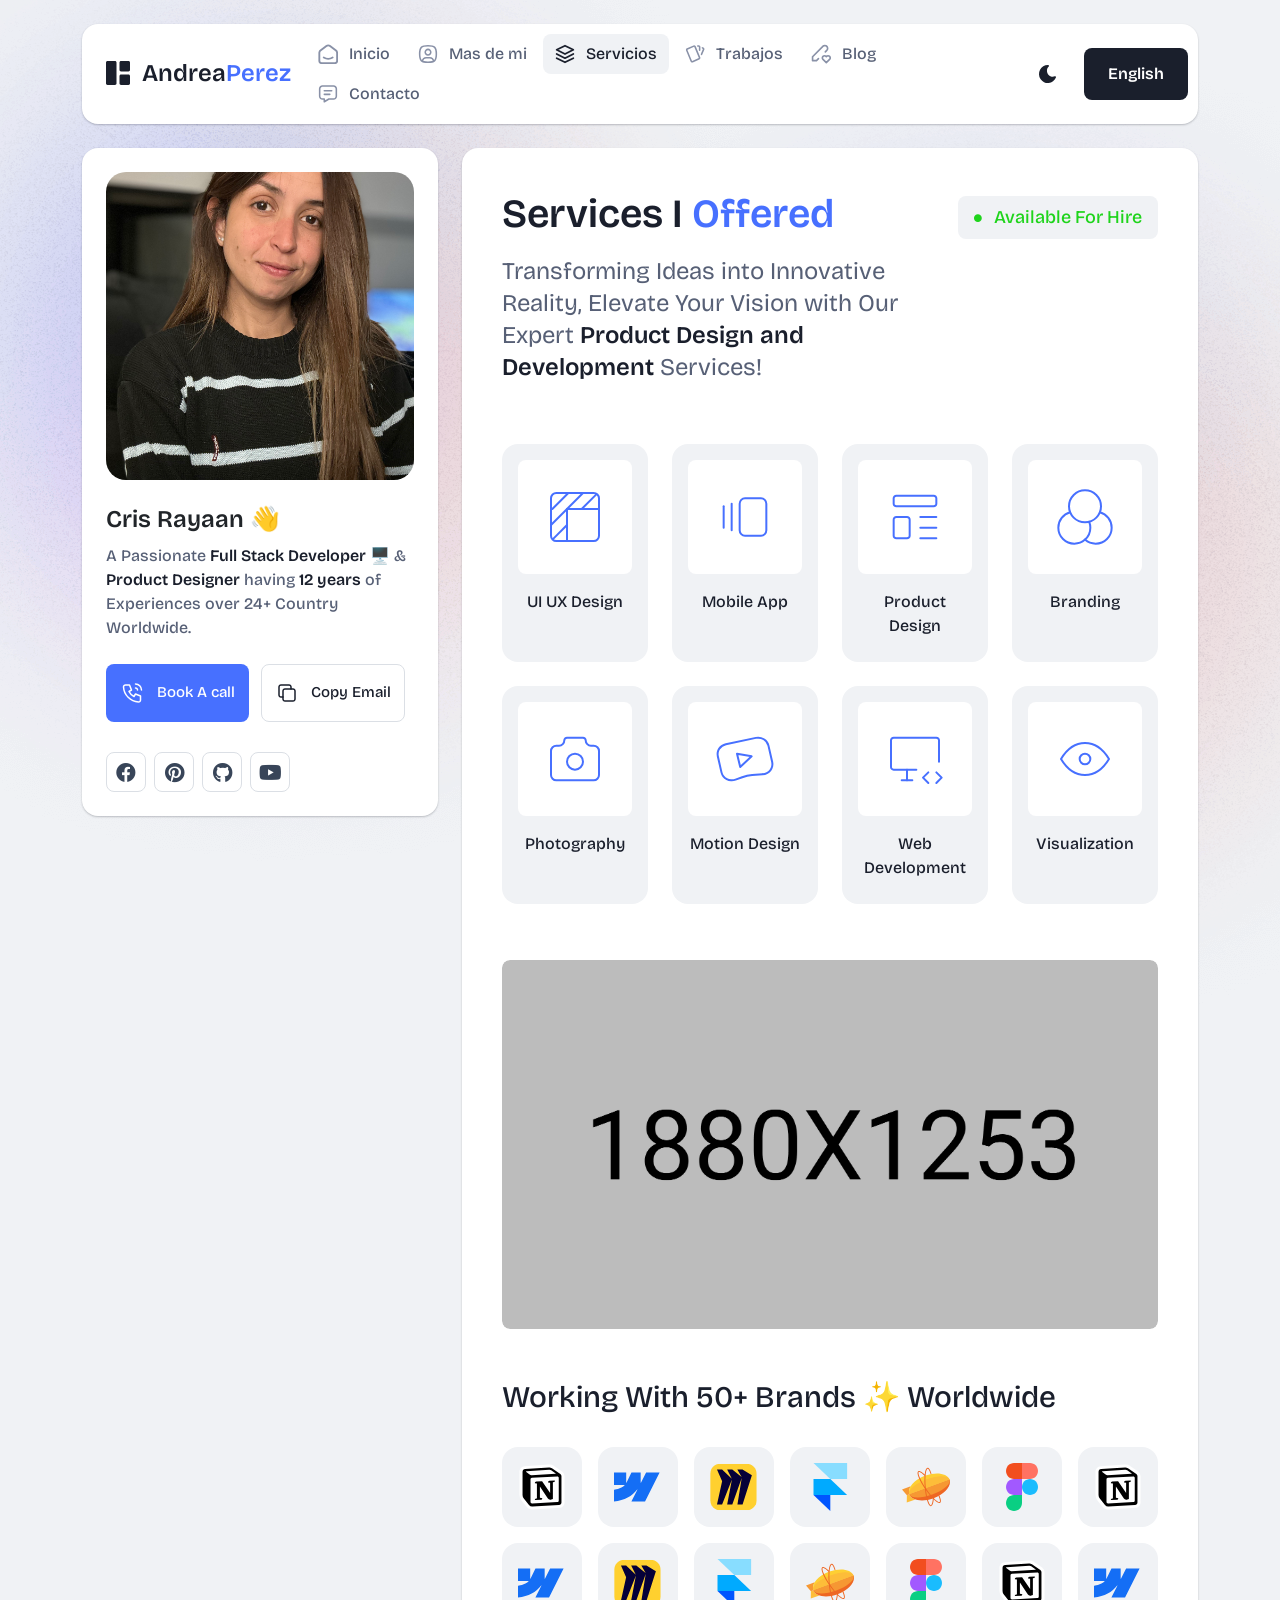
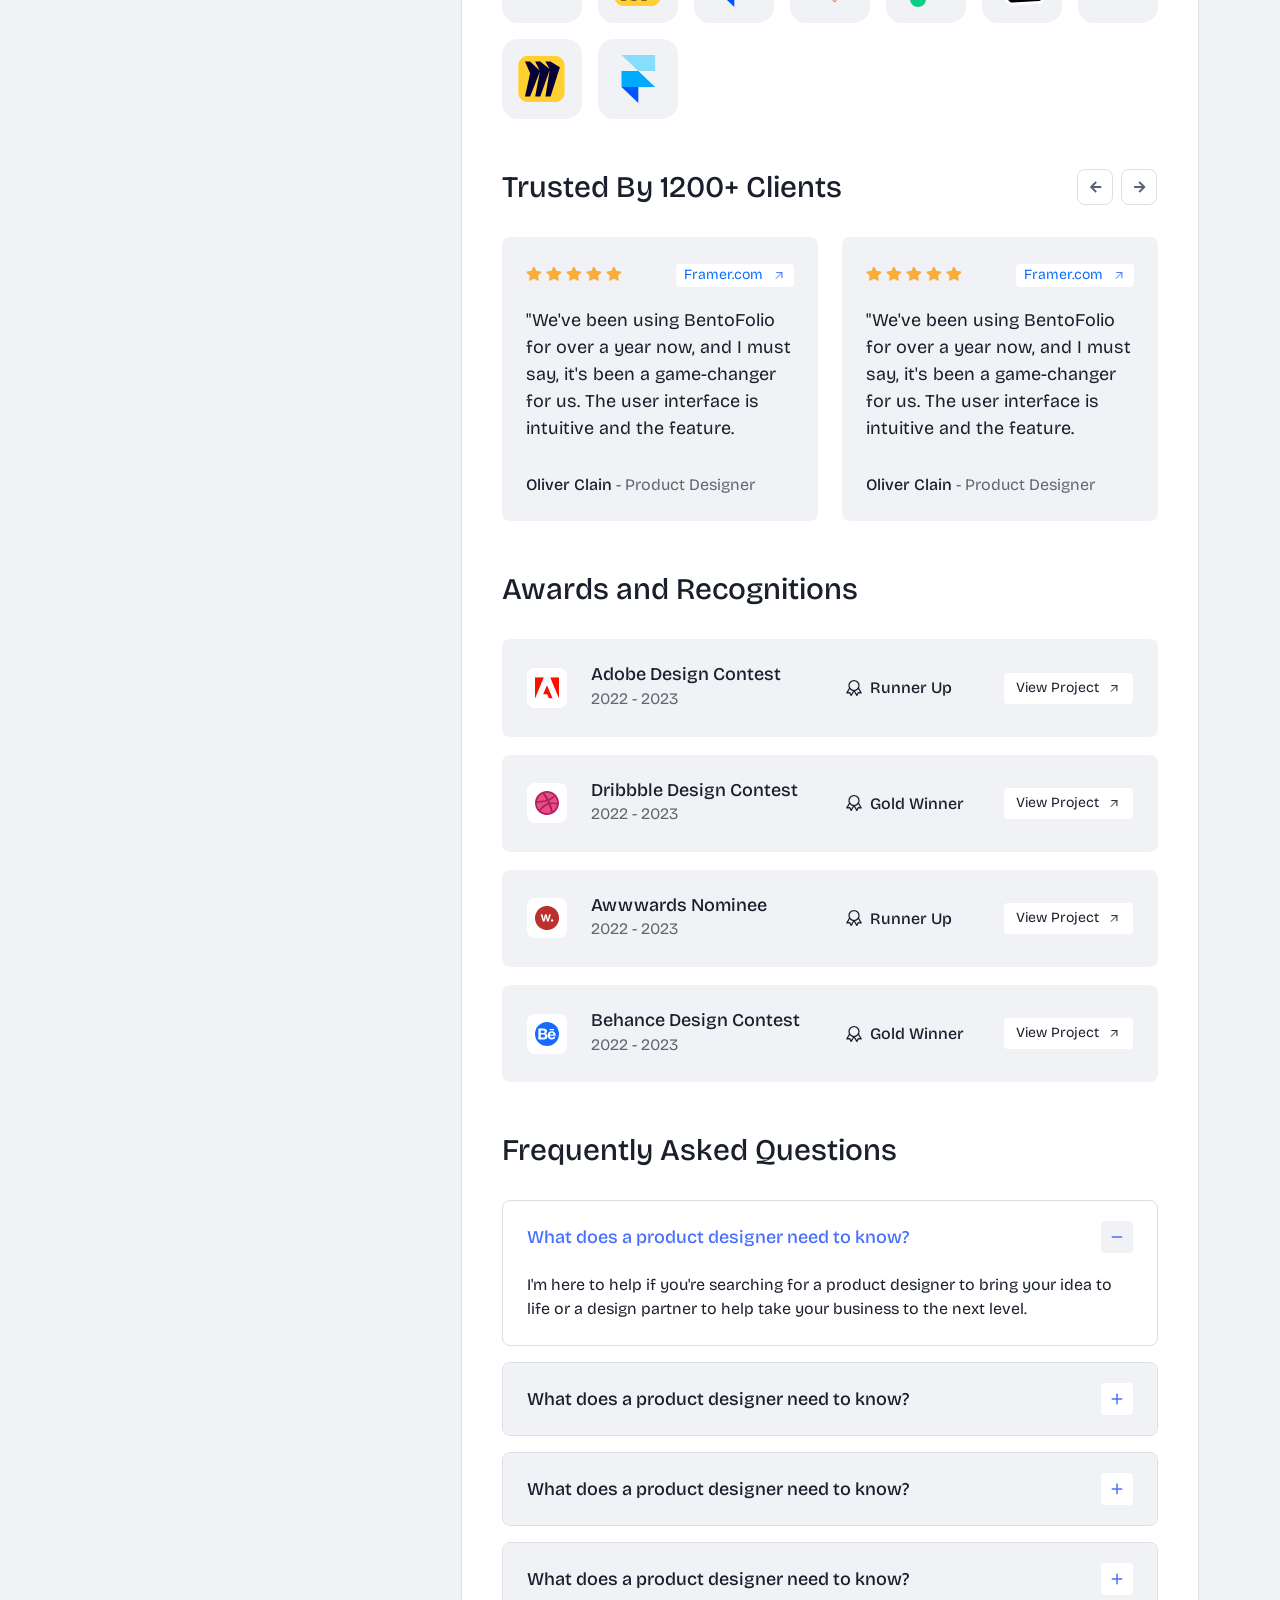
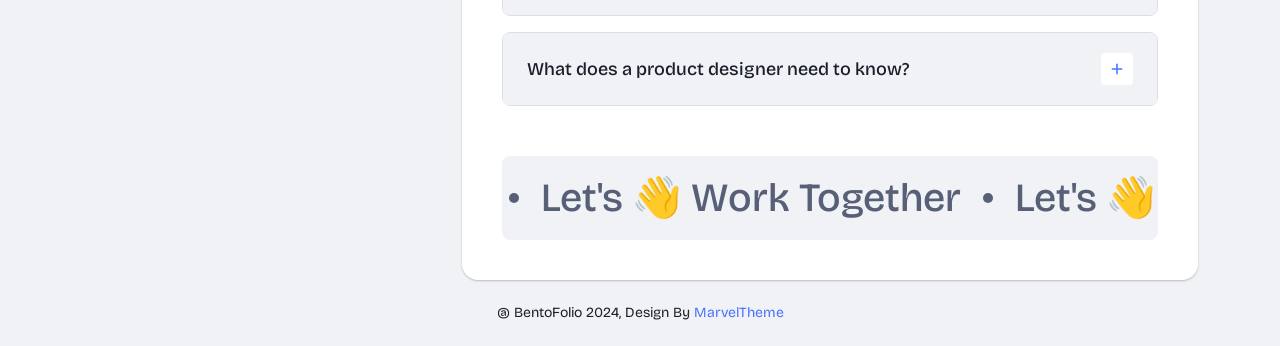
<file: main-file/services.html>
<!DOCTYPE html>
<html lang="en">

<head>
  <meta charset="UTF-8">
  <meta http-equiv="X-UA-Compatible" content="IE=edge">
  <title>Bentofolio - Bootstrap Personal Portfolio Template</title>
  <meta name="description" content="Bentofolio - Bootstrap Personal Portfolio Template">
  <meta name="viewport" content="width=device-width, initial-scale=1">

  <link rel="shortcut icon" type="image/x-icon" href="assets/img/favicon.svg">
  <!-- Place favicon.ico in the root directory -->

  <!-- CSS here -->
  <link rel="stylesheet" href="assets/css/bootstrap.min.css">
  <link rel="stylesheet" href="assets/fontawsome/css/all.min.css">
  <link rel="stylesheet" href="assets/fontawsome/css/fontawesome.min.css">
  <link rel="stylesheet" href="assets/css/slick.css">
  <link rel="stylesheet" href="assets/css/magnific-popup.css">
  <link rel="stylesheet" href="assets/css/style.css">
  <link rel="stylesheet" href="assets/css/responsive.css">
</head>

<body>
  <div id="page-content">
     <!-- header part start -->
     <header class="header-area">
      <nav class="navbar">
        <div class="container">
          <div class="menu-container">
            <div class="logo">
              <a class="navbar-brand me-0" href="index.html">
                <svg width="24" height="24" viewBox="0 0 24 24" fill="none" xmlns="http://www.w3.org/2000/svg">
                  <path
                    d="M0 1.5C0 1.10218 0.158035 0.720644 0.43934 0.43934C0.720644 0.158035 1.10218 0 1.5 0L9 0C9.39782 0 9.77936 0.158035 10.0607 0.43934C10.342 0.720644 10.5 1.10218 10.5 1.5V22.5C10.5 22.8978 10.342 23.2794 10.0607 23.5607C9.77936 23.842 9.39782 24 9 24H1.5C1.10218 24 0.720644 23.842 0.43934 23.5607C0.158035 23.2794 0 22.8978 0 22.5V1.5ZM13.5 1.5C13.5 1.10218 13.658 0.720644 13.9393 0.43934C14.2206 0.158035 14.6022 0 15 0L22.5 0C22.8978 0 23.2794 0.158035 23.5607 0.43934C23.842 0.720644 24 1.10218 24 1.5V9C24 9.39782 23.842 9.77936 23.5607 10.0607C23.2794 10.342 22.8978 10.5 22.5 10.5H15C14.6022 10.5 14.2206 10.342 13.9393 10.0607C13.658 9.77936 13.5 9.39782 13.5 9V1.5ZM13.5 15C13.5 14.6022 13.658 14.2206 13.9393 13.9393C14.2206 13.658 14.6022 13.5 15 13.5H22.5C22.8978 13.5 23.2794 13.658 23.5607 13.9393C23.842 14.2206 24 14.6022 24 15V22.5C24 22.8978 23.842 23.2794 23.5607 23.5607C23.2794 23.842 22.8978 24 22.5 24H15C14.6022 24 14.2206 23.842 13.9393 23.5607C13.658 23.2794 13.5 22.8978 13.5 22.5V15Z"
                    class="logo-icon" />
                </svg>
                <span>Andrea<span class="primary">Perez</span></span>
              </a>
            </div>
            <div class="navbar-main d-flex flex-grow-1">
              <div class="logo inner-logo d-block d-xl-none">
                <a class="navbar-brand me-0" href="index.html">
                  <svg width="24" height="24" viewBox="0 0 24 24" fill="none" xmlns="http://www.w3.org/2000/svg">
                    <path
                      d="M0 1.5C0 1.10218 0.158035 0.720644 0.43934 0.43934C0.720644 0.158035 1.10218 0 1.5 0L9 0C9.39782 0 9.77936 0.158035 10.0607 0.43934C10.342 0.720644 10.5 1.10218 10.5 1.5V22.5C10.5 22.8978 10.342 23.2794 10.0607 23.5607C9.77936 23.842 9.39782 24 9 24H1.5C1.10218 24 0.720644 23.842 0.43934 23.5607C0.158035 23.2794 0 22.8978 0 22.5V1.5ZM13.5 1.5C13.5 1.10218 13.658 0.720644 13.9393 0.43934C14.2206 0.158035 14.6022 0 15 0L22.5 0C22.8978 0 23.2794 0.158035 23.5607 0.43934C23.842 0.720644 24 1.10218 24 1.5V9C24 9.39782 23.842 9.77936 23.5607 10.0607C23.2794 10.342 22.8978 10.5 22.5 10.5H15C14.6022 10.5 14.2206 10.342 13.9393 10.0607C13.658 9.77936 13.5 9.39782 13.5 9V1.5ZM13.5 15C13.5 14.6022 13.658 14.2206 13.9393 13.9393C14.2206 13.658 14.6022 13.5 15 13.5H22.5C22.8978 13.5 23.2794 13.658 23.5607 13.9393C23.842 14.2206 24 14.6022 24 15V22.5C24 22.8978 23.842 23.2794 23.5607 23.5607C23.2794 23.842 22.8978 24 22.5 24H15C14.6022 24 14.2206 23.842 13.9393 23.5607C13.658 23.2794 13.5 22.8978 13.5 22.5V15Z"
                      class="logo-icon" />
                  </svg>
                  <span>Colour<span class="primary">andy</span></span>
                </a>
              </div>
              <ul class="navbar-info mx-auto">
                <li class="nav-item">
                  <a class="nav-link" aria-current="page" href="index.html">
                    <svg class="nav-icon" viewBox="0 0 15 15" fill="none" xmlns="http://www.w3.org/2000/svg">
                      <path
                        d="M13.475 4.92481L9.03083 1.46814C8.64082 1.16473 8.1608 1 7.66667 1C7.17254 1 6.69251 1.16473 6.3025 1.46814L1.8575 4.92481C1.59037 5.13254 1.37424 5.39858 1.22563 5.7026C1.07701 6.00662 0.99984 6.34058 1 6.67897V12.679C1 13.121 1.17559 13.5449 1.48816 13.8575C1.80072 14.17 2.22464 14.3456 2.66667 14.3456H12.6667C13.1087 14.3456 13.5326 14.17 13.8452 13.8575C14.1577 13.5449 14.3333 13.121 14.3333 12.679V6.67897C14.3333 5.99314 14.0167 5.34564 13.475 4.92481Z"
                        stroke-width="1.4" stroke-linecap="round" stroke-linejoin="round" />
                      <path d="M10.9753 10.1665C9.13359 11.2773 6.14859 11.2773 4.30859 10.1665" stroke-width="1.4"
                        stroke-linecap="round" stroke-linejoin="round" />
                    </svg>
                    <span>Inicio</span>
                  </a>
                </li>
                <li class="nav-item">
                  <a class="nav-link" href="about.html">
                    <svg class="nav-icon" viewBox="0 0 18 18" fill="none" xmlns="http://www.w3.org/2000/svg">
                      <path
                        d="M9 9.8335C9.66304 9.8335 10.2989 9.5701 10.7678 9.10126C11.2366 8.63242 11.5 7.99654 11.5 7.3335C11.5 6.67045 11.2366 6.03457 10.7678 5.56573C10.2989 5.09689 9.66304 4.8335 9 4.8335C8.33696 4.8335 7.70107 5.09689 7.23223 5.56573C6.76339 6.03457 6.5 6.67045 6.5 7.3335C6.5 7.99654 6.76339 8.63242 7.23223 9.10126C7.70107 9.5701 8.33696 9.8335 9 9.8335Z"
                        stroke-width="1.4" stroke-linecap="round" stroke-linejoin="round" />
                      <path
                        d="M9 1.5C15 1.5 16.5 3 16.5 9C16.5 15 15 16.5 9 16.5C3 16.5 1.5 15 1.5 9C1.5 3 3 1.5 9 1.5Z"
                        stroke-width="1.4" stroke-linecap="round" stroke-linejoin="round" />
                      <path
                        d="M4 15.7085V15.6668C4 14.7828 4.35119 13.9349 4.97631 13.3098C5.60143 12.6847 6.44928 12.3335 7.33333 12.3335H10.6667C11.5507 12.3335 12.3986 12.6847 13.0237 13.3098C13.6488 13.9349 14 14.7828 14 15.6668V15.7085"
                        stroke-width="1.4" stroke-linecap="round" stroke-linejoin="round" />
                    </svg>
                    Mas de mi
                  </a>
                </li>
                <li class="nav-item">
                  <a class="nav-link active" href="services.html">
                    <svg class="nav-icon" viewBox="0 0 16 16" fill="none" xmlns="http://www.w3.org/2000/svg">
                      <path d="M7.99967 1.3335L1.33301 4.66683L7.99967 8.00016L14.6663 4.66683L7.99967 1.3335Z"
                        stroke-width="1.4" stroke-linecap="round" stroke-linejoin="round" />
                      <path d="M1.33301 8L7.99967 11.3333L14.6663 8" stroke-width="1.4" stroke-linecap="round"
                        stroke-linejoin="round" />
                      <path d="M1.33301 11.3335L7.99967 14.6668L14.6663 11.3335" stroke-width="1.4"
                        stroke-linecap="round" stroke-linejoin="round" />
                    </svg>
                    Servicios
                  </a>
                </li>
                <li class="nav-item">
                  <a class="nav-link" href="portfolio.html">
                    <svg class="nav-icon" viewBox="0 0 18 17" fill="none" xmlns="http://www.w3.org/2000/svg">
                      <path
                        d="M2.00326 3.99733L7.95159 1.40649C8.04974 1.36442 8.15533 1.34243 8.26212 1.34181C8.3689 1.34119 8.47473 1.36196 8.57337 1.40289C8.67201 1.44382 8.76145 1.50408 8.83642 1.58013C8.9114 1.65617 8.97039 1.74646 9.00992 1.84566L13.1133 11.764C13.1985 11.9651 13.2014 12.1917 13.1213 12.3949C13.0412 12.5982 12.8845 12.7618 12.6849 12.8507L6.73742 15.4415C6.63922 15.4837 6.53356 15.5058 6.42668 15.5065C6.3198 15.5072 6.21387 15.4864 6.11514 15.4455C6.0164 15.4046 5.92688 15.3442 5.85184 15.2681C5.7768 15.192 5.71778 15.1016 5.67826 15.0023L1.57492 5.08316C1.48963 4.88204 1.48673 4.65546 1.56684 4.45222C1.64696 4.24898 1.80367 4.08616 2.00326 3.99733Z"
                        stroke-width="1.4" stroke-linecap="round" stroke-linejoin="round" />
                      <path
                        d="M11.5 1.3335H12.3333C12.5543 1.3335 12.7663 1.42129 12.9226 1.57757C13.0789 1.73385 13.1667 1.94582 13.1667 2.16683V5.0835"
                        stroke-width="1.4" stroke-linecap="round" stroke-linejoin="round" />
                      <path
                        d="M15.6663 3C15.8863 3.09333 16.0997 3.18083 16.3063 3.2625C16.5098 3.34882 16.6706 3.51241 16.7534 3.71729C16.8362 3.92217 16.8343 4.15155 16.748 4.355L14.833 8.83334"
                        stroke-width="1.4" stroke-linecap="round" stroke-linejoin="round" />
                    </svg>
                    Trabajos
                  </a>
                </li>
                <li class="nav-item">
                  <a class="nav-link" href="blog.html">
                    <svg class="nav-icon" viewBox="0 0 17 16" fill="none" xmlns="http://www.w3.org/2000/svg">
                      <path
                        d="M12.1663 6.16676L13.4163 4.91676C13.6352 4.69789 13.8088 4.43805 13.9273 4.15208C14.0457 3.86612 14.1067 3.55962 14.1067 3.25009C14.1067 2.94056 14.0457 2.63406 13.9273 2.3481C13.8088 2.06213 13.6352 1.80229 13.4163 1.58342C13.1975 1.36455 12.9376 1.19094 12.6517 1.07248C12.3657 0.954033 12.0592 0.893066 11.7497 0.893066C11.4401 0.893066 11.1336 0.954033 10.8477 1.07248C10.5617 1.19094 10.3019 1.36455 10.083 1.58342L1.33301 10.3334V13.6668H4.66634L6.33301 12.0001"
                        stroke-width="1.4" stroke-linecap="round" stroke-linejoin="round" />
                      <path
                        d="M13.0004 15.3335L15.7921 12.5968C15.9633 12.4307 16.0995 12.232 16.1926 12.0124C16.2857 11.7927 16.3339 11.5567 16.3343 11.3181C16.3347 11.0796 16.2873 10.8434 16.1948 10.6235C16.1024 10.4035 15.9669 10.2044 15.7963 10.0377C15.448 9.69712 14.9806 9.50602 14.4935 9.50509C14.0065 9.50415 13.5383 9.69346 13.1888 10.0327L13.0021 10.216L12.8163 10.0327C12.4681 9.69237 12.0008 9.50143 11.5139 9.50049C11.0271 9.49956 10.5591 9.68871 10.2096 10.0277C10.0383 10.1937 9.9021 10.3924 9.80891 10.612C9.71572 10.8316 9.66746 11.0677 9.667 11.3062C9.66653 11.5447 9.71386 11.781 9.80619 12.0009C9.89853 12.2209 10.034 12.4201 10.2046 12.5868L13.0004 15.3335Z"
                        stroke-width="1.4" stroke-linecap="round" stroke-linejoin="round" />
                    </svg>
                    Blog
                  </a>
                </li>
                <li class="nav-item">
                  <a class="nav-link" href="contact.html">
                    <svg class="nav-icon" viewBox="0 0 18 17" fill="none" xmlns="http://www.w3.org/2000/svg">
                      <path d="M5.66699 5.5H12.3337" stroke-width="1.4" stroke-linecap="round"
                        stroke-linejoin="round" />
                      <path d="M5.66699 8.8335H10.667" stroke-width="1.4" stroke-linecap="round"
                        stroke-linejoin="round" />
                      <path
                        d="M14 1.3335C14.663 1.3335 15.2989 1.59689 15.7678 2.06573C16.2366 2.53457 16.5 3.17045 16.5 3.8335V10.5002C16.5 11.1632 16.2366 11.7991 15.7678 12.2679C15.2989 12.7368 14.663 13.0002 14 13.0002H9.83333L5.66667 15.5002V13.0002H4C3.33696 13.0002 2.70107 12.7368 2.23223 12.2679C1.76339 11.7991 1.5 11.1632 1.5 10.5002V3.8335C1.5 3.17045 1.76339 2.53457 2.23223 2.06573C2.70107 1.59689 3.33696 1.3335 4 1.3335H14Z"
                        stroke-width="1.4" stroke-linecap="round" stroke-linejoin="round" />
                    </svg>
                    Contacto
                  </a>
                </li>
              </ul>
              <div class="header-right-info d-flex align-items-center">
                <button class="theme-control-btn">
                  <span class="dark">
                    <svg width="24" height="24" viewBox="0 0 24 24" fill="none" xmlns="http://www.w3.org/2000/svg">
                      <path
                        d="M11.8005 3C10.207 3.0003 8.64356 3.44286 7.27683 4.28049C5.91011 5.11811 4.79139 6.31937 4.04002 7.75612C3.28865 9.19288 2.93281 10.8112 3.01046 12.4386C3.08811 14.0659 3.59633 15.6411 4.48091 16.9963C5.3655 18.3514 6.59326 19.4356 8.03324 20.1333C9.47322 20.8309 11.0714 21.1157 12.6573 20.9574C14.2432 20.7991 15.7573 20.2036 17.0381 19.2344C18.319 18.2652 19.3185 16.9587 19.9301 15.4542C20.2302 14.7162 19.5111 13.9746 18.7875 14.2752C17.5475 14.7888 16.1706 14.8418 14.8963 14.425C13.622 14.0082 12.5308 13.1479 11.8126 11.9937C11.0943 10.8396 10.7943 9.4645 10.9648 8.10764C11.1353 6.75077 11.7655 5.49792 12.7458 4.5669L12.8136 4.4949C13.2986 3.9279 12.913 3.0072 12.1464 3.0072H11.9122L11.8524 3.0018L11.7996 3H11.8005Z"
                        fill="#1A1F2C" />
                    </svg>
                    <small class="theme-text d-block d-xl-none">Change appearance</small>
                  </span>
                  <span class="light">
                    <svg width="24" height="24" viewBox="0 0 24 24" fill="none" xmlns="http://www.w3.org/2000/svg">
                      <path
                        d="M12 19C12.2449 19 12.4813 19.09 12.6644 19.2527C12.8474 19.4155 12.9643 19.6397 12.993 19.883L13 20V21C12.9997 21.2549 12.9021 21.5 12.7272 21.6854C12.5522 21.8707 12.313 21.9822 12.0586 21.9972C11.8042 22.0121 11.5536 21.9293 11.3582 21.7657C11.1627 21.6021 11.0371 21.3701 11.007 21.117L11 21V20C11 19.7348 11.1054 19.4804 11.2929 19.2929C11.4804 19.1054 11.7348 19 12 19Z"
                        fill="#FD7E41" />
                      <path
                        d="M18.3127 16.9099L18.4067 16.9929L19.1067 17.6929C19.2861 17.8729 19.3902 18.1144 19.398 18.3683C19.4057 18.6223 19.3165 18.8697 19.1485 19.0602C18.9804 19.2508 18.7462 19.3702 18.4933 19.3943C18.2403 19.4184 17.9877 19.3454 17.7867 19.1899L17.6927 19.1069L16.9927 18.4069C16.8202 18.2347 16.7165 18.0053 16.7012 17.7619C16.6859 17.5186 16.76 17.278 16.9097 17.0855C17.0593 16.893 17.2741 16.7618 17.5137 16.7166C17.7533 16.6713 18.0012 16.7152 18.2107 16.8399L18.3127 16.9099Z"
                        fill="#FD7E41" />
                      <path
                        d="M7.00747 16.993C7.17965 17.1652 7.28308 17.3943 7.29836 17.6373C7.31364 17.8803 7.23972 18.1206 7.09047 18.313L7.00747 18.407L6.30747 19.107C6.12751 19.2863 5.88604 19.3905 5.63209 19.3982C5.37814 19.406 5.13076 19.3168 4.94019 19.1487C4.74963 18.9807 4.63017 18.7464 4.60607 18.4935C4.58198 18.2406 4.65506 17.988 4.81047 17.787L4.89347 17.693L5.59347 16.993C5.781 16.8055 6.03531 16.7002 6.30047 16.7002C6.56563 16.7002 6.81994 16.8055 7.00747 16.993Z"
                        fill="#FD7E41" />
                      <path
                        d="M3.99987 11C4.25475 11.0003 4.4999 11.0979 4.68524 11.2728C4.87057 11.4478 4.9821 11.687 4.99704 11.9414C5.01198 12.1958 4.92919 12.4464 4.7656 12.6418C4.60201 12.8373 4.36996 12.9629 4.11687 12.993L3.99987 13H2.99987C2.74499 12.9997 2.49984 12.9021 2.3145 12.7272C2.12916 12.5522 2.01763 12.313 2.0027 12.0586C1.98776 11.8042 2.07054 11.5536 2.23413 11.3582C2.39772 11.1627 2.62977 11.0371 2.88287 11.007L2.99987 11H3.99987Z"
                        fill="#FD7E41" />
                      <path
                        d="M20.9999 11C21.2547 11.0003 21.4999 11.0979 21.6852 11.2728C21.8706 11.4478 21.9821 11.687 21.997 11.9414C22.012 12.1958 21.9292 12.4464 21.7656 12.6418C21.602 12.8373 21.37 12.9629 21.1169 12.993L20.9999 13H19.9999C19.745 12.9997 19.4998 12.9021 19.3145 12.7272C19.1292 12.5522 19.0176 12.313 19.0027 12.0586C18.9878 11.8042 19.0705 11.5536 19.2341 11.3582C19.3977 11.1627 19.6298 11.0371 19.8829 11.007L19.9999 11H20.9999Z"
                        fill="#FD7E41" />
                      <path
                        d="M6.21264 4.80985L6.30664 4.89285L7.00664 5.59285C7.18599 5.77281 7.29011 6.01429 7.29787 6.26824C7.30562 6.52219 7.21642 6.76957 7.04839 6.96013C6.88036 7.1507 6.64609 7.27016 6.39316 7.29425C6.14024 7.31834 5.88763 7.24526 5.68664 7.08985L5.59264 7.00685L4.89264 6.30685C4.72073 6.13453 4.61757 5.90543 4.6025 5.66248C4.58744 5.41954 4.6615 5.17945 4.8108 4.98721C4.9601 4.79497 5.1744 4.66378 5.41351 4.61824C5.65262 4.57271 5.90013 4.61594 6.10964 4.73985L6.21264 4.80985Z"
                        fill="#FD7E41" />
                      <path
                        d="M19.1071 4.89288C19.2793 5.06508 19.3827 5.29418 19.398 5.5372C19.4132 5.78023 19.3393 6.02048 19.1901 6.21288L19.1071 6.30688L18.4071 7.00688C18.2271 7.18623 17.9856 7.29036 17.7317 7.29811C17.4777 7.30587 17.2304 7.21667 17.0398 7.04864C16.8492 6.8806 16.7298 6.64633 16.7057 6.39341C16.6816 6.14049 16.7547 5.88788 16.9101 5.68688L16.9931 5.59288L17.6931 4.89288C17.8806 4.70541 18.1349 4.6001 18.4001 4.6001C18.6652 4.6001 18.9196 4.70541 19.1071 4.89288Z"
                        fill="#FD7E41" />
                      <path
                        d="M12 2C12.2449 2.00003 12.4813 2.08996 12.6644 2.25272C12.8474 2.41547 12.9643 2.63975 12.993 2.883L13 3V4C12.9997 4.25488 12.9021 4.50003 12.7272 4.68537C12.5522 4.8707 12.313 4.98223 12.0586 4.99717C11.8042 5.01211 11.5536 4.92933 11.3582 4.76573C11.1627 4.60214 11.0371 4.3701 11.007 4.117L11 4V3C11 2.73478 11.1054 2.48043 11.2929 2.29289C11.4804 2.10536 11.7348 2 12 2Z"
                        fill="#FD7E41" />
                      <path
                        d="M12 7C12.9797 6.99994 13.9378 7.28769 14.7553 7.8275C15.5729 8.36731 16.2138 9.1354 16.5986 10.0364C16.9833 10.9373 17.0949 11.9315 16.9195 12.8953C16.7441 13.8592 16.2893 14.7502 15.6118 15.4579C14.9343 16.1655 14.0638 16.6585 13.1085 16.8756C12.1532 17.0928 11.1552 17.0245 10.2383 16.6793C9.3215 16.334 8.52629 15.7271 7.95146 14.9338C7.37663 14.1405 7.04752 13.1958 7.005 12.217L7 12L7.005 11.783C7.06092 10.4958 7.61161 9.27978 8.54222 8.38866C9.47284 7.49754 10.7115 7.00007 12 7Z"
                        fill="#FD7E41" />
                    </svg>
                    <small class="theme-text d-block d-xl-none">Change appearance</small>
                  </span>
                </button>
                <a href="index-en.htmls" class="lets-talk-btn">
                  English
                </a>
              </div>
            </div>
            <div class="mobile-menu-overlay d-block d-lg-none"></div>
            <div class="mobile-menu-control-bar d-block d-xl-none">
              <button class="mobile-menu-control-bar">
                <i class="fas fa-bars"></i>
              </button>
            </div>
          </div>
        </div>
      </nav>
    </header>
    <!-- header part end -->

    <!-- main area part start -->
    <main>

      <section class="content-box-area mt-4">
        <div class="container">
          <div class="row g-4">
            <div class="col-xl-4">
              <div class="card profile-card">
                <div class="card-body">
                  <div class="image text-center">
                    <img src="assets/img/images/profile2.png" alt="profile">
                  </div>
                  <div class="text">
                    <h3 class="card-title">Cris Rayaan 👋</h3>
                    <p>A Passionate <span>Full Stack Developer</span> 🖥️ & <span>Product Designer</span> having
                      <span>12
                        years</span> of Experiences over 24+
                      Country Worldwide.</p>
                    <div class="common-button-groups">
                      <a class="btn btn-call" href="#">
                        <svg class="icon" width="25" height="24" viewBox="0 0 25 24" fill="none"
                          xmlns="http://www.w3.org/2000/svg">
                          <path
                            d="M5.5 4H9.5L11.5 9L9 10.5C10.071 12.6715 11.8285 14.429 14 15.5L15.5 13L20.5 15V19C20.5 19.5304 20.2893 20.0391 19.9142 20.4142C19.5391 20.7893 19.0304 21 18.5 21C14.5993 20.763 10.9202 19.1065 8.15683 16.3432C5.3935 13.5798 3.73705 9.90074 3.5 6C3.5 5.46957 3.71071 4.96086 4.08579 4.58579C4.46086 4.21071 4.96957 4 5.5 4Z"
                            stroke="white" stroke-width="1.5" stroke-linecap="round" stroke-linejoin="round" />
                          <path
                            d="M15.5 7C16.0304 7 16.5391 7.21071 16.9142 7.58579C17.2893 7.96086 17.5 8.46957 17.5 9"
                            stroke="white" stroke-width="1.5" stroke-linecap="round" stroke-linejoin="round" />
                          <path d="M15.5 3C17.0913 3 18.6174 3.63214 19.7426 4.75736C20.8679 5.88258 21.5 7.4087 21.5 9"
                            stroke="white" stroke-width="1.5" stroke-linecap="round" stroke-linejoin="round" />
                        </svg>
                        Book A call
                      </a>
                      <button class="btn btn-copy" data-clipboard-text="example@example.com">
                        <svg class="icon" width="24" height="24" viewBox="0 0 24 24" fill="none"
                          xmlns="http://www.w3.org/2000/svg">
                          <path
                            d="M8 10C8 9.46957 8.21071 8.96086 8.58579 8.58579C8.96086 8.21071 9.46957 8 10 8H18C18.5304 8 19.0391 8.21071 19.4142 8.58579C19.7893 8.96086 20 9.46957 20 10V18C20 18.5304 19.7893 19.0391 19.4142 19.4142C19.0391 19.7893 18.5304 20 18 20H10C9.46957 20 8.96086 19.7893 8.58579 19.4142C8.21071 19.0391 8 18.5304 8 18V10Z"
                            stroke-width="1.5" stroke-linecap="round" stroke-linejoin="round" />
                          <path
                            d="M16 8V6C16 5.46957 15.7893 4.96086 15.4142 4.58579C15.0391 4.21071 14.5304 4 14 4H6C5.46957 4 4.96086 4.21071 4.58579 4.58579C4.21071 4.96086 4 5.46957 4 6V14C4 14.5304 4.21071 15.0391 4.58579 15.4142C4.96086 15.7893 5.46957 16 6 16H8"
                            stroke-width="1.5" stroke-linecap="round" stroke-linejoin="round" />
                        </svg>
                        Copy Email
                      </button>
                    </div>
                    <div class="social-media-icon">
                      <ul class="list-unstyled">
                        <li><a href="#"><i class="fab fa-facebook"></i></a></li>
                        <li><a href="#"><i class="fab fa-pinterest"></i></a></li>
                        <li><a href="#"><i class="fab fa-github"></i></a></li>
                        <li><a href="#"><i class="fab fa-youtube"></i></a></li>
                      </ul>
                    </div>
                  </div>
                </div>
              </div>
            </div>
            <div class="col-xl-8">
              <div class="card content-box-card">
                <div class="card-body">
                  <div class="top-info">
                    <div class="text">
                      <h1 class="main-title">Services I <span>Offered</span></h1>
                      <p>Transforming Ideas into Innovative Reality, Elevate Your Vision with Our Expert <b>Product
                          Design and Development</b> Services!</p>
                    </div>
                    <div class="available-btn">
                      <span><i class="fas fa-circle"></i> Available For Hire</span>
                    </div>
                  </div>
                  <div class="services">
                    <div class="row g-4">
                      <div class="col-md-3 col-sm-6 col-6">
                        <div class="services-item text-center">
                          <div class="image">
                            <img src="assets/img/icons/ui-ux.svg" alt="ui-ux">
                          </div>
                          <div class="text">
                            <h3 class="title">UI UX Design</h3>
                          </div>
                        </div>
                      </div>
                      <div class="col-md-3 col-sm-6 col-6">
                        <div class="services-item text-center">
                          <div class="image">
                            <img src="assets/img/icons/app.svg" alt="app">
                          </div>
                          <div class="text">
                            <h3 class="title">Mobile App</h3>
                          </div>
                        </div>
                      </div>
                      <div class="col-md-3 col-sm-6 col-6">
                        <div class="services-item text-center">
                          <div class="image">
                            <img src="assets/img/icons/prd-design.svg" alt="prd-design">
                          </div>
                          <div class="text">
                            <h3 class="title">Product Design</h3>
                          </div>
                        </div>
                      </div>
                      <div class="col-md-3 col-sm-6 col-6">
                        <div class="services-item text-center">
                          <div class="image">
                            <img src="assets/img/icons/branding.svg" alt="branding">
                          </div>
                          <div class="text">
                            <h3 class="title">Branding</h3>
                          </div>
                        </div>
                      </div>
                      <div class="col-md-3 col-sm-6 col-6">
                        <div class="services-item text-center">
                          <div class="image">
                            <img src="assets/img/icons/camera.svg" alt="camera">
                          </div>
                          <div class="text">
                            <h3 class="title">Photography</h3>
                          </div>
                        </div>
                      </div>
                      <div class="col-md-3 col-sm-6 col-6">
                        <div class="services-item text-center">
                          <div class="image">
                            <img src="assets/img/icons/youtube.svg" alt="youtube">
                          </div>
                          <div class="text">
                            <h3 class="title">Motion Design</h3>
                          </div>
                        </div>
                      </div>
                      <div class="col-md-3 col-sm-6 col-6">
                        <div class="services-item text-center">
                          <div class="image">
                            <img src="assets/img/icons/web-development.svg" alt="web-development">
                          </div>
                          <div class="text">
                            <h3 class="title">Web Development</h3>
                          </div>
                        </div>
                      </div>
                      <div class="col-md-3 col-sm-6 col-6">
                        <div class="services-item text-center">
                          <div class="image">
                            <img src="assets/img/icons/view.svg" alt="view">
                          </div>
                          <div class="text">
                            <h3 class="title">Visualization</h3>
                          </div>
                        </div>
                      </div>
                    </div>
                    <div class="block-image">
                      <img src="assets/img/blog/blog-img-1.jpg" alt="blog-img-1" class="img-fluid w-100">
                    </div>
                  </div>
                  <div class="working-with-area">
                    <h2 class="main-common-title">Working With 50+ Brands ✨ Worldwide
                    </h2>
                    <div class="working-with-main">
                      <div class="items">
                        <img src="assets/img/icons/notion.svg" alt="notion">
                      </div>
                      <div class="items">
                        <img src="assets/img/icons/webflow.svg" alt="webflow">
                      </div>
                      <div class="items">
                        <img src="assets/img/icons/mico.svg" alt="mico">
                      </div>
                      <div class="items">
                        <img src="assets/img/icons/framer.svg" alt="framer">
                      </div>
                      <div class="items">
                        <img src="assets/img/icons/zeplin.svg" alt="zeplin">
                      </div>
                      <div class="items">
                        <img src="assets/img/icons/figma.svg" alt="figma">
                      </div>
                      <div class="items">
                        <img src="assets/img/icons/notion.svg" alt="notion">
                      </div>
                      <div class="items">
                        <img src="assets/img/icons/webflow.svg" alt="webflow">
                      </div>
                      <div class="items">
                        <img src="assets/img/icons/mico.svg" alt="mico">
                      </div>
                      <div class="items">
                        <img src="assets/img/icons/framer.svg" alt="framer">
                      </div>
                      <div class="items">
                        <img src="assets/img/icons/zeplin.svg" alt="zeplin">
                      </div>
                      <div class="items">
                        <img src="assets/img/icons/figma.svg" alt="figma">
                      </div>
                      <div class="items">
                        <img src="assets/img/icons/notion.svg" alt="notion">
                      </div>
                      <div class="items">
                        <img src="assets/img/icons/webflow.svg" alt="webflow">
                      </div>
                      <div class="items">
                        <img src="assets/img/icons/mico.svg" alt="mico">
                      </div>
                      <div class="items">
                        <img src="assets/img/icons/framer.svg" alt="framer">
                      </div>
                    </div>
                  </div>
                  <div class="client-feedback">
                    <h2 class="main-common-title">Trusted By 1200+ Clients
                    </h2>
                    <div class="row client-feedback-slider">
                      <div class="col-lg-6">
                        <div class="feedback-item">
                          <div class="feedback-top-info">
                            <div class="rating">
                              <i class="fas fa-star"></i>
                              <i class="fas fa-star"></i>
                              <i class="fas fa-star"></i>
                              <i class="fas fa-star"></i>
                              <i class="fas fa-star"></i>
                            </div>
                            <div class="website">
                              <a href="#">Framer.com
                                <svg class="arrow-up" width="14" height="15" viewBox="0 0 14 15" fill="none"
                                  xmlns="http://www.w3.org/2000/svg">
                                  <path d="M9.91634 4.5835L4.08301 10.4168" stroke-linecap="round"
                                    stroke-linejoin="round" />
                                  <path d="M4.66699 4.5835H9.91699V9.8335" stroke-linecap="round"
                                    stroke-linejoin="round" />
                                </svg>
                              </a>
                            </div>
                          </div>
                          <div class="details">
                            <p>
                              "We've been using BentoFolio for over a year now, and I must say, it's been a game-changer
                              for us. The user interface is intuitive and the feature.
                            </p>
                          </div>
                          <div class="designation">
                            <p><span>Oliver Clain</span> - Product Designer</p>
                          </div>
                        </div>
                      </div>
                      <div class="col-lg-6">
                        <div class="feedback-item">
                          <div class="feedback-top-info">
                            <div class="rating">
                              <i class="fas fa-star"></i>
                              <i class="fas fa-star"></i>
                              <i class="fas fa-star"></i>
                              <i class="fas fa-star"></i>
                              <i class="fas fa-star"></i>
                            </div>
                            <div class="website">
                              <a href="#">Framer.com
                                <svg class="arrow-up" width="14" height="15" viewBox="0 0 14 15" fill="none"
                                  xmlns="http://www.w3.org/2000/svg">
                                  <path d="M9.91634 4.5835L4.08301 10.4168" stroke-linecap="round"
                                    stroke-linejoin="round" />
                                  <path d="M4.66699 4.5835H9.91699V9.8335" stroke-linecap="round"
                                    stroke-linejoin="round" />
                                </svg>
                              </a>
                            </div>
                          </div>
                          <div class="details">
                            <p>
                              "We've been using BentoFolio for over a year now, and I must say, it's been a game-changer
                              for us. The user interface is intuitive and the feature.
                            </p>
                          </div>
                          <div class="designation">
                            <p><span>Oliver Clain</span> - Product Designer</p>
                          </div>
                        </div>
                      </div>
                      <div class="col-lg-6">
                        <div class="feedback-item">
                          <div class="feedback-top-info">
                            <div class="rating">
                              <i class="fas fa-star"></i>
                              <i class="fas fa-star"></i>
                              <i class="fas fa-star"></i>
                              <i class="fas fa-star"></i>
                              <i class="fas fa-star"></i>
                            </div>
                            <div class="website">
                              <a href="#">Framer.com
                                <svg class="arrow-up" width="14" height="15" viewBox="0 0 14 15" fill="none"
                                  xmlns="http://www.w3.org/2000/svg">
                                  <path d="M9.91634 4.5835L4.08301 10.4168" stroke-linecap="round"
                                    stroke-linejoin="round" />
                                  <path d="M4.66699 4.5835H9.91699V9.8335" stroke-linecap="round"
                                    stroke-linejoin="round" />
                                </svg>
                              </a>
                            </div>
                          </div>
                          <div class="details">
                            <p>
                              "We've been using BentoFolio for over a year now, and I must say, it's been a game-changer
                              for us. The user interface is intuitive and the feature.
                            </p>
                          </div>
                          <div class="designation">
                            <p><span>Oliver Clain</span> - Product Designer</p>
                          </div>
                        </div>
                      </div>
                    </div>
                  </div>
                  <div class="awards-recognitions">
                    <h2 class="main-common-title">Awards and Recognitions
                    </h2>
                    <div class="awards-recognitions-main">
                      <ul class="list-unstyled">
                        <li>
                          <a href="#" class="d-block w-100">
                            <div class="awards-item">
                              <div class="award-name">
                                <div class="icon">
                                  <img src="assets/img/icons/adobe.svg" alt="adobe">
                                </div>
                                <div class="text">
                                  <h4 class="title">Adobe Design Contest</h4>
                                  <p class="year">2022 - 2023</p>
                                </div>
                              </div>
                              <div class="winner-tag">
                                <h4 class="title">
                                  <svg class="icon" width="24" height="24" viewBox="0 0 24 24" fill="none"
                                    xmlns="http://www.w3.org/2000/svg">
                                    <path
                                      d="M6 9C6 10.5913 6.63214 12.1174 7.75736 13.2426C8.88258 14.3679 10.4087 15 12 15C13.5913 15 15.1174 14.3679 16.2426 13.2426C17.3679 12.1174 18 10.5913 18 9C18 7.4087 17.3679 5.88258 16.2426 4.75736C15.1174 3.63214 13.5913 3 12 3C10.4087 3 8.88258 3.63214 7.75736 4.75736C6.63214 5.88258 6 7.4087 6 9Z"
                                      stroke-width="1.5" stroke-linecap="round" stroke-linejoin="round" />
                                    <path d="M12 15L15.4 20.89L16.998 17.657L20.596 17.889L17.196 12" stroke-width="1.5"
                                      stroke-linecap="round" stroke-linejoin="round" />
                                    <path d="M6.80234 12L3.40234 17.89L7.00034 17.657L8.59834 20.889L11.9983 15"
                                      stroke-width="1.5" stroke-linecap="round" stroke-linejoin="round" />
                                  </svg>
                                  Runner Up
                                </h4>
                              </div>
                              <div class="project-btn">
                                <span>
                                  View Project
                                  <svg class="arrow-up" width="14" height="15" viewBox="0 0 14 15" fill="none"
                                    xmlns="http://www.w3.org/2000/svg">
                                    <path d="M9.91634 4.5835L4.08301 10.4168" stroke-linecap="round"
                                      stroke-linejoin="round" />
                                    <path d="M4.66699 4.5835H9.91699V9.8335" stroke-linecap="round"
                                      stroke-linejoin="round" />
                                  </svg>
                                </span>
                              </div>
                            </div>
                          </a>
                        </li>
                        <li>
                          <a href="#" class="d-block w-100">
                            <div class="awards-item">
                              <div class="award-name">
                                <div class="icon">
                                  <img src="assets/img/icons/dribbble.svg" alt="dribbble">
                                </div>
                                <div class="text">
                                  <h4 class="title">Dribbble Design Contest</h4>
                                  <p class="year">2022 - 2023</p>
                                </div>
                              </div>
                              <div class="winner-tag">
                                <h4 class="title">
                                  <svg class="icon" width="24" height="24" viewBox="0 0 24 24" fill="none"
                                    xmlns="http://www.w3.org/2000/svg">
                                    <path
                                      d="M6 9C6 10.5913 6.63214 12.1174 7.75736 13.2426C8.88258 14.3679 10.4087 15 12 15C13.5913 15 15.1174 14.3679 16.2426 13.2426C17.3679 12.1174 18 10.5913 18 9C18 7.4087 17.3679 5.88258 16.2426 4.75736C15.1174 3.63214 13.5913 3 12 3C10.4087 3 8.88258 3.63214 7.75736 4.75736C6.63214 5.88258 6 7.4087 6 9Z"
                                      stroke-width="1.5" stroke-linecap="round" stroke-linejoin="round" />
                                    <path d="M12 15L15.4 20.89L16.998 17.657L20.596 17.889L17.196 12" stroke-width="1.5"
                                      stroke-linecap="round" stroke-linejoin="round" />
                                    <path d="M6.80234 12L3.40234 17.89L7.00034 17.657L8.59834 20.889L11.9983 15"
                                      stroke-width="1.5" stroke-linecap="round" stroke-linejoin="round" />
                                  </svg>
                                  Gold Winner
                                </h4>
                              </div>
                              <div class="project-btn">
                                <span>
                                  View Project
                                  <svg class="arrow-up" width="14" height="15" viewBox="0 0 14 15" fill="none"
                                    xmlns="http://www.w3.org/2000/svg">
                                    <path d="M9.91634 4.5835L4.08301 10.4168" stroke-linecap="round"
                                      stroke-linejoin="round" />
                                    <path d="M4.66699 4.5835H9.91699V9.8335" stroke-linecap="round"
                                      stroke-linejoin="round" />
                                  </svg>
                                </span>
                              </div>
                            </div>
                          </a>
                        </li>
                        <li>
                          <a href="#" class="d-block w-100">
                            <div class="awards-item">
                              <div class="award-name">
                                <div class="icon">
                                  <img src="assets/img/icons/awwwards.png" alt="awwwards">
                                </div>
                                <div class="text">
                                  <h4 class="title">Awwwards Nominee</h4>
                                  <p class="year">2022 - 2023</p>
                                </div>
                              </div>
                              <div class="winner-tag">
                                <h4 class="title">
                                  <svg class="icon" width="24" height="24" viewBox="0 0 24 24" fill="none"
                                    xmlns="http://www.w3.org/2000/svg">
                                    <path
                                      d="M6 9C6 10.5913 6.63214 12.1174 7.75736 13.2426C8.88258 14.3679 10.4087 15 12 15C13.5913 15 15.1174 14.3679 16.2426 13.2426C17.3679 12.1174 18 10.5913 18 9C18 7.4087 17.3679 5.88258 16.2426 4.75736C15.1174 3.63214 13.5913 3 12 3C10.4087 3 8.88258 3.63214 7.75736 4.75736C6.63214 5.88258 6 7.4087 6 9Z"
                                      stroke-width="1.5" stroke-linecap="round" stroke-linejoin="round" />
                                    <path d="M12 15L15.4 20.89L16.998 17.657L20.596 17.889L17.196 12" stroke-width="1.5"
                                      stroke-linecap="round" stroke-linejoin="round" />
                                    <path d="M6.80234 12L3.40234 17.89L7.00034 17.657L8.59834 20.889L11.9983 15"
                                      stroke-width="1.5" stroke-linecap="round" stroke-linejoin="round" />
                                  </svg>
                                  Runner Up
                                </h4>
                              </div>
                              <div class="project-btn">
                                <span>
                                  View Project
                                  <svg class="arrow-up" width="14" height="15" viewBox="0 0 14 15" fill="none"
                                    xmlns="http://www.w3.org/2000/svg">
                                    <path d="M9.91634 4.5835L4.08301 10.4168" stroke-linecap="round"
                                      stroke-linejoin="round" />
                                    <path d="M4.66699 4.5835H9.91699V9.8335" stroke-linecap="round"
                                      stroke-linejoin="round" />
                                  </svg>
                                </span>
                              </div>
                            </div>
                          </a>
                        </li>
                        <li>
                          <a href="#" class="d-block w-100">
                            <div class="awards-item">
                              <div class="award-name">
                                <div class="icon">
                                  <img src="assets/img/icons/behance.svg" alt="behance">
                                </div>
                                <div class="text">
                                  <h4 class="title">Behance Design Contest</h4>
                                  <p class="year">2022 - 2023</p>
                                </div>
                              </div>
                              <div class="winner-tag">
                                <h4 class="title">
                                  <svg class="icon" width="24" height="24" viewBox="0 0 24 24" fill="none"
                                    xmlns="http://www.w3.org/2000/svg">
                                    <path
                                      d="M6 9C6 10.5913 6.63214 12.1174 7.75736 13.2426C8.88258 14.3679 10.4087 15 12 15C13.5913 15 15.1174 14.3679 16.2426 13.2426C17.3679 12.1174 18 10.5913 18 9C18 7.4087 17.3679 5.88258 16.2426 4.75736C15.1174 3.63214 13.5913 3 12 3C10.4087 3 8.88258 3.63214 7.75736 4.75736C6.63214 5.88258 6 7.4087 6 9Z"
                                      stroke-width="1.5" stroke-linecap="round" stroke-linejoin="round" />
                                    <path d="M12 15L15.4 20.89L16.998 17.657L20.596 17.889L17.196 12" stroke-width="1.5"
                                      stroke-linecap="round" stroke-linejoin="round" />
                                    <path d="M6.80234 12L3.40234 17.89L7.00034 17.657L8.59834 20.889L11.9983 15"
                                      stroke-width="1.5" stroke-linecap="round" stroke-linejoin="round" />
                                  </svg>
                                  Gold Winner
                                </h4>
                              </div>
                              <div class="project-btn">
                                <span>
                                  View Project
                                  <svg class="arrow-up" width="14" height="15" viewBox="0 0 14 15" fill="none"
                                    xmlns="http://www.w3.org/2000/svg">
                                    <path d="M9.91634 4.5835L4.08301 10.4168" stroke-linecap="round"
                                      stroke-linejoin="round" />
                                    <path d="M4.66699 4.5835H9.91699V9.8335" stroke-linecap="round"
                                      stroke-linejoin="round" />
                                  </svg>
                                </span>
                              </div>
                            </div>
                          </a>
                        </li>
                      </ul>
                    </div>
                  </div>
                  <div class="frequently-asked-questions">
                    <h2 class="main-common-title">Frequently Asked Questions
                    </h2>
                    <div class="frequently-asked-questions-main">
                      <div class="accordion" id="accordionExample">
                        <div class="accordion-item">
                          <h4 class="accordion-header" id="headingOne">
                            <button class="accordion-button" type="button" data-bs-toggle="collapse"
                              data-bs-target="#collapseOne" aria-expanded="true" aria-controls="collapseOne">
                              What does a product designer need to know?
                              <span class="ms-auto">
                                <span class="icon ms-4">
                                  <img class="icon-plus" src="assets/img/icons/plus.svg" alt="plus">
                                  <img class="icon-minus d-none" src="assets/img/icons/minus.svg" alt="minus">
                                </span>
                              </span>
                            </button>
                          </h4>
                          <div id="collapseOne" class="accordion-collapse collapse show" aria-labelledby="headingOne"
                            data-bs-parent="#accordionExample">
                            <div class="accordion-body">
                              <p>I'm here to help if you're searching for a product designer to bring your idea to life
                                or a design partner to help take your business to the next level.</p>
                            </div>
                          </div>
                        </div>
                        <div class="accordion-item">
                          <h4 class="accordion-header" id="headingTwo">
                            <button class="accordion-button collapsed" type="button" data-bs-toggle="collapse"
                              data-bs-target="#collapseTwo" aria-expanded="false" aria-controls="collapseTwo">
                              What does a product designer need to know?
                              <span class="ms-auto">
                                <span class="icon ms-4">
                                  <img class="icon-plus" src="assets/img/icons/plus.svg" alt="plus">
                                  <img class="icon-minus d-none" src="assets/img/icons/minus.svg" alt="minus">
                                </span>
                              </span>
                            </button>
                          </h4>
                          <div id="collapseTwo" class="accordion-collapse collapse" aria-labelledby="headingTwo"
                            data-bs-parent="#accordionExample">
                            <div class="accordion-body">
                              <p>I'm here to help if you're searching for a product designer to bring your idea to life
                                or
                                a design partner to help take your business to the next level.</p>
                            </div>
                          </div>
                        </div>
                        <div class="accordion-item">
                          <h4 class="accordion-header" id="headingThree">
                            <button class="accordion-button collapsed" type="button" data-bs-toggle="collapse"
                              data-bs-target="#collapseThree" aria-expanded="false" aria-controls="collapseThree">
                              What does a product designer need to know?
                              <span class="ms-auto">
                                <span class="icon ms-4">
                                  <img class="icon-plus" src="assets/img/icons/plus.svg" alt="plus">
                                  <img class="icon-minus d-none" src="assets/img/icons/minus.svg" alt="minus">
                                </span>
                              </span>
                            </button>
                          </h4>
                          <div id="collapseThree" class="accordion-collapse collapse" aria-labelledby="headingThree"
                            data-bs-parent="#accordionExample">
                            <div class="accordion-body">
                              <p>I'm here to help if you're searching for a product designer to bring your idea to life
                                or
                                a design partner to help take your business to the next level.</p>
                            </div>
                          </div>
                        </div>
                        <div class="accordion-item">
                          <h4 class="accordion-header" id="headingFour">
                            <button class="accordion-button collapsed" type="button" data-bs-toggle="collapse"
                              data-bs-target="#collapseFour" aria-expanded="false" aria-controls="collapseFour">
                              What does a product designer need to know?
                              <span class="ms-auto">
                                <span class="icon ms-4">
                                  <img class="icon-plus" src="assets/img/icons/plus.svg" alt="plus">
                                  <img class="icon-minus d-none" src="assets/img/icons/minus.svg" alt="minus">
                                </span>
                              </span>
                            </button>
                          </h4>
                          <div id="collapseFour" class="accordion-collapse collapse" aria-labelledby="headingFour"
                            data-bs-parent="#accordionExample">
                            <div class="accordion-body">
                              <p>I'm here to help if you're searching for a product designer to bring your idea to life
                                or
                                a design partner to help take your business to the next level.</p>
                            </div>
                          </div>
                        </div>
                        <div class="accordion-item">
                          <h4 class="accordion-header" id="headingFive">
                            <button class="accordion-button collapsed" type="button" data-bs-toggle="collapse"
                              data-bs-target="#collapseFive" aria-expanded="false" aria-controls="collapseFive">
                              What does a product designer need to know?
                              <span class="ms-auto">
                                <span class="icon ms-4">
                                  <img class="icon-plus" src="assets/img/icons/plus.svg" alt="plus">
                                  <img class="icon-minus d-none" src="assets/img/icons/minus.svg" alt="minus">
                                </span>
                              </span>
                            </button>
                          </h4>
                          <div id="collapseFive" class="accordion-collapse collapse" aria-labelledby="headingFive"
                            data-bs-parent="#accordionExample">
                            <div class="accordion-body">
                              <p>I'm here to help if you're searching for a product designer to bring your idea to life
                                or
                                a design partner to help take your business to the next level.</p>
                            </div>
                          </div>
                        </div>
                      </div>
                    </div>
                  </div>
                  <div class="work-together-slider">
                    <div class="slider-main d-flex gap-4 align-items-center">
                      <div class="slider-item">
                        <a href="contact.html">Let's 👋 Work Together</a>
                        <a href="contact.html">Let's 👋 Work Together</a>
                      </div>
                      <div class="slider-item">
                        <a href="contact.html">Let's 👋 Work Together</a>
                        <a href="contact.html">Let's 👋 Work Together</a>
                      </div>
                    </div>
                  </div>
                </div>
              </div>
            </div>
          </div>
        </div>
      </section>

      <!-- background shape area start -->
      <div class="background-shapes">
        <div class="shape-1 common-shape">
          <img src="assets/img/bg/banner-shape-1.png" alt="banner-shape-1">
        </div>
        <div class="shape-2 common-shape">
          <img src="assets/img/bg/banner-shape-1.png" alt="banner-shape-1">
        </div>
        <div class="threed-shape-1 move-with-cursor" data-value="1">
          <img src="assets/img/bg/object-3d-1.png" alt="object-3d-1">
        </div>
        <div class="threed-shape-2 move-with-cursor" data-value="1">
          <img src="assets/img/bg/object-3d-2.png" alt="object-3d-2">
        </div>
      </div>
      <!-- background shape area end -->
    </main>
    <!-- main area part end -->

    <!-- footer part start -->
    <footer class="footer-area">
      <div class="container">
        <div class="text text-center">
          <p>@ BentoFolio 2024, Design By <a href="#">MarvelTheme</a></p>
        </div>
      </div>
    </footer>
    <!-- footer part end -->
  </div>

  <!-- JS here -->
  <script src="assets/js/vendor/jquery-3.6.0.min.js"></script>
  <script src="assets/js/bootstrap.bundle.min.js"></script>
  <script src="assets/js/jquery.magnific-popup.min.js"></script>
  <script src="assets/js/ajax-form.js"></script>
  <script src="assets/js/clipboard.min.js"></script>
  <script src="assets/js/slick.min.js"></script>
  <script src="assets/js/script.js"></script>
</body>


</html>
</file>
<file: documentation/assets/css/style.css>
/*==========================================================*/
/* Main Elements
/*==========================================================*/
html {
	scroll-behavior: smooth;
}

body {
	margin: 0;
	padding: 0;
	height: 100%;
	font-family: 'poppinsregular';
	font-weight: 400;
}

a {
	-webkit-transition: all 0.2s linear;
	transition: all 0.2s linear;
	color: #4770FF;
	display: inline-block;
	text-decoration: none;
}

a:hover {
	color: #4770FF;
	text-decoration: none;
}

a:hover,
a:focus {
	color: #4770FF;
	text-decoration: none;
	border: none;
	outline: none !important;
}

h1,
h2,
h3,
h4,
h5,
h6 {
	font-family: 'poppinssemibold';
}

img {
	max-width: 100%;
}

ol {
	padding-left: 17px;
}

ol>li {
	margin-bottom: 15px;
}

ol ul {
	padding-top: 10px;
}

.vertical {
	display: table-cell;
	vertical-align: middle;
}

h1 {
	padding-bottom: 20px;
}

/*==========================================================*/
/* Include fonts
/*==========================================================*/

@font-face {
	font-family: 'poppinsitalic';
	src: url('../fonts/poppins-italic-webfont.woff2') format('woff2'),
		url('../fonts/poppins-italic-webfont.woff') format('woff');
	font-weight: normal;
	font-style: normal;

}

@font-face {
	font-family: 'poppinsmedium';
	src: url('../fonts/poppins-medium-webfont.woff2') format('woff2'),
		url('../fonts/poppins-medium-webfont.woff') format('woff');
	font-weight: normal;
	font-style: normal;

}

@font-face {
	font-family: 'poppinsmedium_italic';
	src: url('../fonts/poppins-mediumitalic-webfont.woff2') format('woff2'),
		url('../fonts/poppins-mediumitalic-webfont.woff') format('woff');
	font-weight: normal;
	font-style: normal;

}

@font-face {
	font-family: 'poppinsregular';
	src: url('../fonts/poppins-regular-webfont.woff2') format('woff2'),
		url('../fonts/poppins-regular-webfont.woff') format('woff');
	font-weight: normal;
	font-style: normal;

}

@font-face {
	font-family: 'poppinssemibold';
	src: url('../fonts/poppins-semibold-webfont.woff2') format('woff2'),
		url('../fonts/poppins-semibold-webfont.woff') format('woff');
	font-weight: normal;
	font-style: normal;

}

@font-face {
	font-family: 'poppinsbold';
	src: url('../fonts/poppins-bold-webfont.woff2') format('woff2'),
		url('../fonts/poppins-bold-webfont.woff') format('woff');
	font-weight: normal;
	font-style: normal;

}

/*==========================================================*/
/* Typography
/*==========================================================*/

body {
	font-family: 'poppinsregular';
	font-size: 16px;
	line-height: 180%;
	color: #202020;
}

h1,
h2 {
	font-size: 26px;
	line-height: 160%;
	padding-top: 50px;
}

h2 {
	font-size: 20px;
}

b {
	font-family: 'poppinssemibold';
	font-weight: inherit;
}

/*==========================================================*/
/* Header
/*==========================================================*/

#header {
	background: #f2f2f2;
	width: 100%;
	height: 60px;
	top: 0;
	left: 0;
	position: fixed;
	padding: 0 50px;
	text-align: center;
	border-bottom: 1px solid #ddd;
}

#header h1 {
	line-height: 60px;
	font-size: 18px;
	font-weight: 500;
	color: #000000;
	margin: 0;
	padding: 0;
	font-family: 'poppinsmedium';
}

#header h1 a {
	color: #FFFFFF;
}

#header h1 a:hover {
	color: #4770FF;
}

/*==========================================================*/
/* Menu
/*==========================================================*/

#doc-menu {
	overflow: auto;
	width: 300px;
	max-height: 100%;
	top: 60px;
	bottom: 0;
	left: 0;
	position: fixed;
	border-right: 1px solid rgba(0, 0, 0, 0.06);
	background-color: #f2f2f2;
}

#doc-menu ul {
	margin: 0px 0;
	color: #222222;
}

#doc-menu ul li {
	display: block;
	width: 100%;
}

#doc-menu ul li a {
	font-family: 'poppinsmedium';
	text-transform: capitalize;
	font-size: 14px;
	color: #202020;
	display: flex;
	align-items: center;
	overflow: hidden;
	padding: 6px 30px;
	border-bottom: 1px solid rgba(0, 0, 0, 0.06);
	z-index: 1;
	line-height: 1;
	min-height: 43px;
}

#doc-menu ul li a:hover,
#doc-menu ul li.active a {
	background: #4770FF;
	color: #fff;
}

/*==========================================================*/
/* Content
/*==========================================================*/

#doc-content {
	padding-top: 50px;
	padding-left: 340px;
	width: calc(100% - 300px);
	overflow: auto;
}

#doc-content>* {
	margin: 50px 0 0 0;
}

#doc-content>*:first-child {
	margin: 0;
}

#doc-content>*:last-child {
	margin-bottom: 20px;
}

#doc-content h1 span {
	background: #4770FF;
	color: #FFFFFF;
	padding: 10px 26px;
	margin-right: 15px;
	border-radius: 36px;
	display: inline-flex;
	align-items: center;
	justify-content: center;
	line-height: 1;
}

#doc-content h2 span {
	color: #999999;
	margin-right: 15px;
}

#doc-content ul {
	margin-left: 50px;
}

#intro {
	width: 100%;
	padding: 8vh 0 0vh;
}

#intro h1 {
	margin: 0;
	padding: 0;
	font-size: 46px;
}

#intro h1 span {
	margin-right: 0;
}

#intro h2 {
	margin: 0;
	color: #999999;
	font-size: 50px;
	font-family: 'poppinssemibold';
	line-height: 1;
}

.syntaxhighlighter {
	margin-top: 50px !important;
	overflow: auto;
}

.syntaxhighlighter .line .number {
	width: auto !important;
}

/* Responsive */
@media (max-width:1399.98px) {
	#doc-content {
		width: 100%;
		padding-right: 40px;
	}
}

@media (max-width: 991.98px) {

	#header {
		position: relative;
		width: 100%;
		text-align: center;
	}

	#doc-menu {
		position: relative;
		width: 100%;
		max-height: none;
		top: auto;
	}

	#doc-content {
		position: relative;
		width: 100%;
		top: auto;
		left: auto;
	}

	#doc-content {
		padding-left: 30px;
	}

	#intro {
		height: auto;
	}
}

h4,
h5 {
	font-weight: bold;
}

.files-folder {
	margin-bottom: 20px !important;
}

.files-folder img {
	border: 1px solid #4770FF;
}

.list-wrap h4 code:first-child {
	font-weight: 400;
}

.cridits_name {
	display: inline-block;
}

.list-of-file p {
	margin-bottom: 5px;
}

.list-of-file li+li {
	margin-top: 30px;
}

.list-of-file h5 {
	margin-top: 10px;
}

code {
	font-size: 16px !important;
}


/* scroll to top area */
.scroll-to-top {
	display: inline-block;
	background-color: #4770FF;
	width: 40px;
	height: 40px;
	text-align: center;
	border-radius: 5px;
	border: 0;
	position: fixed;
	bottom: -60px;
	right: 30px;
	transition: background-color 0.3s, opacity 0.5s, visibility 0.5s;
	opacity: 0;
	visibility: hidden;
	z-index: 99;
	cursor: pointer;
	display: flex;
	justify-content: center;
	align-items: center;
	transition: 0.3s;
}

.scroll-to-top span {
	width: 11px;
	height: 11px;
	border-top: 2px solid #fff;
	border-left: 2px solid #fff;
	transform: rotate(45deg);
	position: relative;
	top: 2px;
}

.scroll-to-top::after {
	position: absolute;
	z-index: -1;
	content: '';
	top: 100%;
	left: 5%;
	height: 10px;
	width: 90%;
	opacity: 1;
	background: radial-gradient(ellipse at center, rgba(0, 0, 0, 0.25) 0%, rgba(0, 0, 0, 0) 80%);
}

.scroll-to-top.show {
	opacity: 1;
	visibility: visible;
	bottom: 30px;
}
</file>
<file: main-file/assets/css/responsive.css>
@media (max-width:1399.98px) {
  .common-button-groups .btn {
    padding: 16px 13px;
    font-size: 15px;
  }

  .card-title {
    gap: 15px;
  }

  .background-shapes .threed-shape-1 {
    display: none;
  }

  .background-shapes .threed-shape-2 {
    display: none;
  }

  .work-experiance-card .work-experiance-slider li {
    display: flex !important;
    gap: 5px;
  }

  .work-experiance-card .work-experiance-slider li .date {
    margin-right: 30px;
  }

  .content-box-card .working-with-area .working-with-main {
    gap: 16px;
  }

  .article-publications-item .text .title {
    font-size: 20px;
  }

  .services .services-item {
    height: 100%;
  }

  .content-box-card .frequently-asked-questions .accordion-button {
    font-size: 18px;
    line-height: 1.5em;
  }

  .content-box-card .frequently-asked-questions .accordion-button {
    padding: 20px 24px;
  }

  .content-box-card .frequently-asked-questions .accordion-body p {
    font-size: 16px;
  }

  .portfolio-area .portfolio-item .image {
    padding: 24px;
  }

  .article-details-area .article-details-text .main-title {
    font-size: 24px;
    line-height: 1.3em;
  }

  .article-details-area .article-details-text p {
    font-size: 16px;
  }

  .article-details-area .article-details-text blockquote p {
    font-size: 16px;
  }

  .article-details-area .article-details-text .listed-info li {
    font-size: 16px;
    padding-bottom: 10px;
  }

  .leave-comments-area .comments-box {
    padding: 24px;
  }
}

@media (max-width:1199.98px) {
  .navbar .navbar-main {
    position: fixed;
    top: 0;
    left: -260px;
    width: 260px;
    height: 100%;
    background-color: var(--white);
    z-index: 9999;
    padding: 24px;
    transition: all linear 0.2s;
  }

  .header-area .container .navbar-main {
    flex-direction: column;
    overflow-y: auto;
  }

  .header-area .container .inner-logo {
    width: 100%;
    padding: 0 10px;
  }

  .header-area .container .navbar-info {
    margin: 0;
    margin-top: 26px;
    margin-bottom: 30px;
    width: 100%;
  }

  .header-area .navbar-info .nav-item {
    margin-bottom: 8px;
    display: block;
  }

  .header-area .header-right-info .lets-talk-btn {
    display: block;
    width: 100%;
  }

  .header-right-info {
    display: block !important;
    margin-top: auto;
    width: 100%;
  }

  .header-area .header-right-info .lets-talk-btn {
    margin-left: 0;
    text-align: center;
  }

  .header-area .header-right-info .theme-control-btn span {
    width: 100%;
    justify-content: flex-start;
    height: 40px;
    padding: 0 15px;
  }

  .header-area .header-right-info .theme-control-btn span small {
    font-size: 14px;
    font-weight: 400;
    color: #576076;
    margin-left: 10px;
  }

  .header-area .header-right-info .theme-control-btn {
    background-color: transparent;
    border: 0;
    width: 100%;
    margin-bottom: 12px;
  }

  .mobile-menu-overlay {
    position: fixed;
    top: 0;
    left: 0;
    width: 100%;
    height: 100%;
    background-color: rgba(14, 16, 24, 0.5);
    z-index: 999;
    visibility: hidden;
    opacity: 0;
    transition: all linear 0.2s;
  }

  .header-area .menu-container {
    justify-content: space-between;
    align-items: center;
    padding: 14px 10px 10px 24px;
  }

  .mobile-menu-overlay.show {
    visibility: visible;
    opacity: 1;
  }

  .profile-card .image {
    aspect-ratio: 6 / 4;
  }

  .profile-card .image img {
    object-fit: cover;
    height: 100%;
  }

  .common-button-groups .btn {
    padding: 16px 24px;
    font-size: 16px;
  }

  .expertise-card {
    height: unset;
  }

  .content-box-card .card-body {
    padding: 24px 24px 24px;
  }

  .content-box-card .top-info {
    display: flex;
    flex-direction: column;
  }

  .content-box-card .available-btn span {
    font-size: 16px;
    display: inline-block;
  }

  .content-box-card .available-btn {
    order: 1;
  }

  .content-box-card .top-info .text {
    order: 2;
  }

  .content-box-card .top-info .text {
    max-width: unset;
  }

  .content-box-card .top-info {
    gap: 24px;
  }

  .content-box-card .top-info .main-title {
    font-size: 30px;
    line-height: 1.2em;
  }

  .content-box-card .top-info p {
    font-size: 18px;
    line-height: 1.5em;
  }

  .content-box-card .top-info p b {
    font-size: 18px;
  }

  .content-box-card .main-common-title {
    font-size: 24px;
    line-height: 1.3em;
  }

  .content-box-card .working-with-area .working-with-main {
    gap: 8px;
  }

  .content-box-card .working-with-area .working-with-main .items {
    width: 60px;
    border-radius: 8px;
    height: 60px;
  }

  .content-box-card .working-with-area .working-with-main .items img {
    width: 32px;
    height: 32px;
  }

  .content-box-card .client-feedback-slider .icon {
    top: -65px;
  }

  .content-box-card .counter-area .counter .counter-item .number {
    font-size: 30px;
    line-height: 1.2em;
  }

  .content-box-card .counter-area .circle-area {
    display: none;
  }

  .content-box-card .top-info {
    margin-bottom: 40px;
  }

  .content-box-card .counter-area {
    margin-bottom: 40px;
  }

  .portfolio-area .portfolio-item .text .info .title {
    font-size: 20px;
    line-height: 1.4em;
  }

  .article-details-card {
    padding-top: 24px !important;
  }

  .contact-card .common-button-groups {
    margin-top: 0px;
    order: 2;
  }

  .portfolio-details-area .more-info-block .more-info-title {
    font-size: 24px;
    margin-bottom: 14px;
  }

  .portfolio-details-area .prev-and-next-btn .btn {
    font-size: 20px;
  }
}

@media (max-width:991.98px) {
  .services-item {
    padding: 16px 13px 16px 13px;
  }

  .content-box-card .working-with-area .working-with-main .items {
    width: 57px;
    height: 57px;
  }

  .article-details-area .article-details-text {
    margin-top: 26px;
  }

  .article-details-area .article-details-text .main-title {
    margin-bottom: 24px;
  }

  .article-details-area .article-details-text .tags-and-share {
    margin-bottom: 40px;
  }

  .leave-comments-area {
    margin-top: 40px;
  }

  .portfolio-details-area .prev-and-next-btn {
    column-gap: 16px;
  }
}

@media (max-width:767.98px) {
  .content-box-card .working-with-area .working-with-main .items {
    width: 73px;
    height: 73px;
  }

  .content-box-card .awards-recognitions .awards-item {
    display: block;
  }

  .content-box-card .awards-recognitions .awards-item .award-name {
    display: block;
  }

  .content-box-card .awards-recognitions .awards-item .award-name .icon {
    margin-bottom: 15px;
  }

  .content-box-card .awards-recognitions .awards-item .project-btn {
    text-align: right;
    margin-top: 15px;
  }

  .content-box-card .awards-recognitions .awards-item .winner-tag {
    margin-top: 15px;
  }

  .content-box-card .work-together-slider a {
    font-size: 30px;
    line-height: 1.2em;
  }

  .portfolio-area .portfolio-item .text .info .title {
    font-size: 18px;
  }

  .portfolio-area .portfolio-item .image {
    padding: 14px;
    border-radius: 8px;
  }

  .article-details-area .article-details-text .tags-and-share {
    display: flex;
    justify-content: space-between;
    gap: 20px;
    align-items: flex-start;
    margin-top: 30px;
    margin-bottom: 60px;
    flex-direction: column;
    justify-content: flex-start;
  }

  .portfolio-details-text {
    flex-direction: column;
  }

  .portfolio-details-text .overview {
    margin-top: 20px;
  }

  .portfolio-details-text .short-info {
    max-width: 100%;
  }

  .portfolio-details-area .prev-and-next-btn {
    column-gap: 16px;
  }
}

@media (max-width:575.98px) {
  .common-button-groups .btn.btn-copy {
    margin-top: 8px;
  }

  .work-experiance-card .work-experiance-slider li {
    flex-direction: column;
  }

  .card-title {
    gap: 6px;
    flex-direction: column;
    align-items: flex-start;
  }

  .services-item {
    height: 100%;
  }

  .services-item {
    padding: 10px 10px 14px 10px;
  }

  .content-box-card .counter-area .counter {
    max-width: 100%;
  }

  .content-box-card .counter-area .counter {
    gap: 26px;
    flex-wrap: wrap;
  }

  .content-box-card .client-feedback .feedback-item .feedback-top-info {
    gap: 25px;
  }

  .content-box-card .client-feedback-slider .icon.left {
    right: unset;
    left: 12px;
  }

  .content-box-card .client-feedback-slider .icon.right {
    left: 58px;
  }

  .client-feedback .main-common-title {
    padding-bottom: 56px;
  }

  .content-box-card .article-publications-slider .icon.left {
    right: unset;
    left: 12px;
  }

  .content-box-card .article-publications-slider .icon.right {
    left: 58px;
  }

  .article-publications .main-common-title {
    padding-bottom: 56px;
  }

  .portfolio-area .portfolio-item .text {
    padding: 24px 0;
    gap: 5px;
    flex-direction: column;
    padding-top: 14px;
  }

  .portfolio-area .portfolio-item .text .info .title {
    border-bottom: none;
  }

  .portfolio-details-area .prev-and-next-btn {
    flex-direction: column;
    row-gap: 12px;
  }

  .portfolio-details-area .prev-and-next-btn .btn {
    width: 100%;
    font-size: 18px;
    height: 64px;
  }
}
</file>
<file: main-file/assets/css/style.css>
/*
  Theme Name: Bentofolio - Bootstrap Personal Portfolio Template
  Support: marveltheme@gmail.com
  Description: Bentofolio - Bootstrap Personal Portfolio Template
  Version: 1.0
*/

/* CSS Index
============================
01. Variable CSS
02. Common CSS
03. Header
04. Home
05. About
06. Services
07. Portfolio
08. Blog
09. Contact
10. Footer
11. Theme Control
============================
*/

/*=============================
	1. Google Fonts
===============================*/
@import url('https://fonts.googleapis.com/css2?family=Bricolage+Grotesque:opsz,wght@12..96,300;12..96,400;12..96,500;12..96,600;12..96,700&display=swap');

/*=============================
	01. Variable CSS start
===============================*/

:root {
	--font-family: "Bricolage Grotesque", sans-serif;
	--primary: #4770FF;
	--black: #1A1F2C;
	--light-black: #576076;
	--white: #ffffff;
	--dark-theme-bg: #000;
	--dark-theme-black: #0E1018;
	--dark-theme-white: #f0f2f5;
	--dark-theme-light-white: rgba(240, 242, 245, 0.7);
	--paragraph: #616670;
	--background: #F0F2F5;
	--font-size: 16px;
	--font-weight: 400;
	--line-height: 1.6em;
	--transision: all 0.1s ease-out 0s;
	--border: #DBDFE5;
}

/*=============================
	02. Common CSS start
===============================*/

* {
	margin: 0;
	padding: 0;
	outline: none;
	box-sizing: border-box;
}

body {
	font-family: var(--font-family);
	font-weight: var(--font-weight);
	font-size: var(--font-size);
	line-height: var(--line-height);
	color: var(--black);
	overflow-x: hidden;
	background-color: var(--background);
	padding: 24px 0 24px 0;
	min-height: 100vh;
}

h1,
h2,
h3,
h4,
h5,
h6 {
	margin: 0;
	padding: 0;
}

a,
span,
small {
	display: inline-block;
}

a,
button {
	-webkit-transition: all 0.1s ease-out 0s;
	-moz-transition: all 0.1s ease-out 0s;
	-ms-transition: all 0.1s ease-out 0s;
	-o-transition: all 0.1s ease-out 0s;
	transition: all 0.1s ease-out 0s;
	text-decoration: none;
}

a:focus,
.btn:focus,
button:focus {
	text-decoration: none;
	outline: none;
	box-shadow: none;
}


ul,
ol {
	margin: 0;
	padding: 0;
}

p {
	font-size: var(--font-size);
	font-weight: var(--font-weight);
	line-height: var(--line-height);
	color: var(--paragraph);
	margin: 0;
	padding: 0;
}

.uppercase {
	text-transform: uppercase;
}

.capitalize {
	text-transform: capitalize;
}

*::-moz-selection {
	background: var(--primary);
	color: var(--white);
	text-shadow: none;
}

::-moz-selection {
	background: var(--primary);
	color: var(--white);
	text-shadow: none;
}

::selection {
	background: var(--primary);
	color: var(--white);
	text-shadow: none;
}

.mt-24 {
	margin-top: 24px;
}

.mb-24 {
	margin-bottom: 24px;
}

#page-content {
	display: none;
}

/* background shapes start */
.background-shapes .shape-1 {
	position: fixed;
	top: -20%;
	left: -20%;
	z-index: -1;
}

.background-shapes .shape-2 {
	position: fixed;
	bottom: -20%;
	right: -20%;
	z-index: -1;
}

.background-shapes .common-shape {
	animation: rotateAnimation 60s infinite linear;
}

@keyframes rotateAnimation {
	from {
		transform: rotate(0deg);
	}

	to {
		transform: rotate(360deg);
		/* Rotates the element 360 degrees */
	}
}

.background-shapes .threed-shape-1 {
	position: fixed;
	top: 20%;
	left: 10%;
	z-index: -1;
}

.background-shapes .threed-shape-2 {
	position: fixed;
	bottom: 20%;
	right: 9%;
	z-index: -1;
}

/* card title start */
.card-title {
	font-size: 24px;
	font-weight: 600;
	line-height: 1.333em;
	display: flex;
	align-items: center;
	justify-content: space-between;
	gap: 24px;
}

.card-title .link-btn {
	font-size: 16px;
	font-weight: 400;
	color: var(--primary);
	line-height: 1.5em;
	border-bottom: 1px solid var(--border);
}

.card-title .link-btn:hover {
	border-color: var(--primary);
}

.card-title .link-btn .icon {
	stroke: var(--primary);
}

/*=============================
	03. Header CSS Start
===============================*/

.header-area {
	width: 100%;
	z-index: 99;
	position: sticky;
	top: 0;
}

.header-area .menu-container {
	background-color: var(--white);
	box-shadow: 0 1px 2px 0 rgba(26, 31, 44, 0.25);
	border-radius: 16px;
	padding: 10px 10px 10px 24px;
	display: flex;
	width: 100%;
	align-items: center;
	gap: 15px;
}

.header-area .container .navbar-main {
	display: inline-flex;
	gap: 12px;
	align-items: center;
}

.header-area .container .navbar-brand {
	display: inline-flex;
	gap: 12px;
	align-items: center;
}

.header-area .container .navbar-brand .logo-icon {
	fill: var(--black);
}

.header-area .container .navbar-brand span {
	font-size: 24px;
	font-weight: 600;
	line-height: 1em;
	color: var(--black);
}

.header-area .container .navbar-brand span.primary {
	color: var(--primary);
}

.header-area .navbar {
	padding: 0;
}

.header-area .navbar-expand-lg .navbar-info {
	display: block !important;
}

.header-area .navbar-expand-lg .navbar-info .nav-link {
	padding: 0;
}

.header-area .navbar-info .nav-item {
	position: relative;
	display: inline-block;
}

.header-area .navbar-info .nav-link {
	color: var(--light-black);
	font-size: 16px;
	font-weight: 500;
	line-height: 120%;
	display: flex;
	align-items: center;
	padding: 10px 12px !important;
	border-radius: 8px;
}

.header-area .navbar-info .nav-link .nav-icon {
	stroke: #8991A7;
	width: 20px;
	height: 20px;
	margin-right: 11px;
	transition: var(--transision);
}

.header-area .navbar-info .nav-link.active {
	color: var(--black);
	background-color: var(--background);
}

.header-area .navbar-info .nav-link.active .nav-icon {
	stroke: var(--black);
}

.header-area .navbar-info .nav-item:hover .nav-link {
	background-color: var(--background);
}

.header-area .navbar-info .nav-item:hover .nav-link .nav-icon {
	stroke: var(--black);
}

.header-area .header-right-info .theme-control-btn {
	background-color: transparent;
	border: 0;
}

.header-area .header-right-info .theme-control-btn span {
	width: 40px;
	height: 40px;
	border-radius: 5px;
	background-color: transparent;
	display: flex;
	justify-content: center;
	align-items: center;
	transition: var(--transision);
}

.theme-control-btn .light {
	display: none !important;
}

.dark-theme .theme-control-btn .dark {
	display: none !important;
}

.dark-theme .theme-control-btn .light {
	display: flex !important;
}

.header-area .header-right-info .theme-control-btn span:hover {
	background-color: var(--background);
}

.header-area .header-right-info .lets-talk-btn {
	background-color: var(--black);
	border-radius: 8px;
	padding: 16px 24px;
	font-size: 16px;
	font-weight: 600;
	color: var(--white);
	line-height: 1.2em;
	margin-left: 16px;
}

.header-area .header-right-info .lets-talk-btn:hover {
	background-color: var(--primary);
}

.header-area .header-right-info .lets-talk-btn .icon {
	margin-left: 8px;
}

.header-area .mobile-menu-control-bar .mobile-menu-control-bar {
	background-color: transparent;
	border: 0;
	font-size: 22px;
	margin-top: 2px;
	margin-right: 5px;
}

.navbar-main.show {
	left: 0 !important;
}

/*=============================
	04. Home page CSS Start
===============================*/

.home-area {
	margin-top: 24px;
}

.card {
	border: 0;
	background-color: var(--white);
	box-shadow: 0 1px 2px 0 rgba(26, 31, 44, 0.25);
	border-radius: 16px;
	height: 100%;
}

.card-body {
	padding: 24px;
}

.profile-card .image {
  width: 100%;
  aspect-ratio: 1 / 1; /* hace que el contenedor sea un cuadrado */
  overflow: hidden;
  border-radius: 20px; /* opcional: redondeado */
}

.profile-card .image img {
  width: 100%;
  height: 100%;
  object-fit: cover;
  display: block;
}


.profile-card .text {
	margin-top: 24px;
}

.profile-card .text p {
	margin-top: 8px;
	color: var(--light-black);
	font-size: 16px;
	font-weight: 500;
	line-height: 1.5em;
}

.profile-card .text p span {
	color: var(--black);
	font-weight: 600;
}

.common-button-groups {
	margin-top: 24px;
}

.common-button-groups .btn {
	background-color: var(--primary);
	border-radius: 8px;
	padding: 16px 24px;
	font-size: 16px;
	font-weight: 500;
	color: var(--white);
	line-height: 1.5em;
	margin-right: 8px;
}

.common-button-groups .btn:hover {
	background-color: #2563EB;
}

.common-button-groups .btn .icon {
	margin-right: 8px;
}

.common-button-groups .btn.btn-call:focus {
	color: var(--white);
	border-color: transparent;
}

.common-button-groups .btn.btn-copy {
	border: 1px solid var(--border);
	background-color: transparent;
	color: var(--black);
	position: relative;
}

.common-button-groups .btn.btn-copy .icon {
	stroke: #1A1F2C;
	transition: var(--transision);
}

.common-button-groups .btn.btn-copy::before {
	position: absolute;
	content: "Copied to clipboard";
	background-color: var(--black);
	font-size: 12px;
	font-weight: 600;
	color: var(--white);
	border-radius: 5px;
	padding: 4px 12px;
	line-height: 14px;
	white-space: nowrap;
	top: -28px;
	left: 50%;
	transform: translateX(-50%);
	display: none;
}

.common-button-groups .btn.btn-copy.active::before {
	display: block !important;
}

.common-button-groups .btn.btn-copy:hover {
	background-color: var(--background);
}

.social-media-icon {
	margin-top: 30px;
}

.social-media-icon ul li {
	display: inline-block;
}

.social-media-icon ul li {
	margin-right: 4px;
}

.social-media-icon ul li a {
	color: #384559;
	font-size: 20px;
	width: 40px;
	height: 40px;
	border-radius: 8px;
	border: 1px solid var(--border);
	text-align: center;
	line-height: 40px;
}

.social-media-icon ul li a:hover {
	color: var(--primary);
}

.card-projects .project-item .image {
	background-color: var(--background);
	padding: 24px;
	padding-bottom: 0;
	border-radius: 8px;
	overflow: hidden;
	position: relative;
}

.card-projects .project-item .image img {
	border-radius: 8px;
	border-bottom-right-radius: 0;
	border-bottom-left-radius: 0;
}

.card-projects .project-item .image .info {
	position: absolute;
	bottom: 0;
	left: 0;
	background-image: linear-gradient(rgba(0, 0, 0, 0), rgba(0, 0, 0, 0.2));
	width: 100%;
}

.card-projects .project-item .image .info .category {
	font-size: 12px;
	font-weight: 500;
	color: var(--primary);
	background-color: var(--white);
	border-radius: 4px;
	padding: 4px 8px;
	margin: 16px;
	line-height: 1.333em;
}

.card-projects .project-item .image .full-image-preview {
	position: absolute;
	top: 50%;
	left: 50%;
	transform: translate(-50%);
	z-index: 9;
	width: 40px;
	height: 40px;
	background-color: var(--white);
	border-radius: 50%;
	text-align: center;
	line-height: 38px;
	color: var(--primary);
	filter: drop-shadow(0 12px 12px rgba(26, 31, 44, 0.25));
	margin-top: -10px;
	transition: var(--transision);
	visibility: hidden;
	opacity: 0;
}

.card-projects .project-item .image .full-image-preview .icon {
	width: 22px;
	height: 22px;
}

.card-projects .project-item .image:hover .full-image-preview {
	visibility: visible;
	opacity: 1;
}

.work-experiance-card {
	overflow: hidden;
	height: 299px;
}

.work-experiance-card .work-experiance-main {
	max-height: 220px;
	overflow: hidden;
	display: flex;
	flex-direction: column;
	gap: 16px;
}

.work-experiance-card .work-experiance-slider {
	animation: scrollY 10s linear infinite;
}

@keyframes scrollY {
	0% {
		transform: translateY(0)
	}

	to {
		transform: translateY(calc(-100% - 1rem))
	}
}

.work-experiance-card .work-experiance-main:hover .work-experiance-slider {
	animation-play-state: paused;
}

.work-experiance-card .work-experiance-slider li+li {
	margin-top: 16px;
}

.work-experiance-card .work-experiance-slider li {
	display: flex !important;
	gap: 30px;
}

.animate-scrollY:hover .work-experiance-slider {
	animation-play-state: paused;
}


.work-experiance-card .work-experiance-slider li .date {
	margin-right: 40px;
}

.work-experiance-card .work-experiance-slider li .date p {
	font-size: 14px;
	font-weight: 500;
	color: var(--light-black);
}

.work-experiance-card .work-experiance-slider li .info {
	display: flex;
	align-items: center;
	gap: 12px;
}

.work-experiance-card .work-experiance-slider li .info .icon {
	border-radius: 8px;
	width: 32px;
	height: 32px;
	background-color: var(--background);
	display: flex;
	justify-content: center;
	align-items: center;
}

.work-experiance-card .work-experiance-slider li .info .icon img {
	width: 20px;
}

.work-experiance-card .work-experiance-slider li .info .text .title {
	font-size: 16px;
	font-weight: 600;
	color: var(--black);
	line-height: 1.5em;
}

.work-experiance-card .work-experiance-slider li .info .text .subtitle {
	font-size: 14px;
	font-weight: 400;
	color: var(--light-black);
	line-height: 1.42em;
}

.expertise-card {
	height: 299px;
}

.expertise-card .expertise-item {
	text-align: center;
}

.expertise-card .expertise-item .image {
	background-color: var(--background);
	border-radius: 8px;
	padding: 14px 10px;
}

.expertise-card .expertise-item .image img {
	width: 32px;
	height: 32px;
}

.expertise-card .expertise-item .text .title {
	font-size: 16px;
	font-weight: 500;
	color: var(--black);
	line-height: 1.5em;
	margin-top: 8px;
}

.services-item {
	background-color: var(--background);
	padding: 16px 16px 24px 16px;
	border-radius: 16px;
}

.services-item .image {
	background-color: var(--white);
	border-radius: 8px;
	padding: 25px 14px;
}

.services-item .text .title {
	font-size: 16px;
	font-weight: 500;
	color: var(--black);
	line-height: 1.5em;
	margin-top: 16px;
}

.lets-talk-together-card .scrolling-info {
	background-color: var(--background);
	overflow: hidden;
	border-radius: 8px;
	height: 56px;
	margin-bottom: 24px;
	display: flex;
	align-items: center;
	overflow: hidden;
	white-space: nowrap;
}

.lets-talk-together-card .scrolling-info p {
	font-size: 18px !important;
	font-weight: 500 !important;
	color: var(--light-black);
	animation: marquee 10s linear infinite;
	margin-right: 10px;
}

.lets-talk-together-card .scrolling-info .slider-item {
	animation: scrolling 12s linear infinite;
}

@keyframes scrolling {
	0% {
		transform: translateX(35%)
	}

	to {
		transform: translateX(calc(-100% - 1.5rem))
	}
}

.lets-talk-together-card .card-title {
	font-size: 40px;
	font-weight: 600;
	color: var(--black);
	line-height: 1.375em;
	display: block;
}

.lets-talk-together-card .link-btn {
	font-size: 16px;
	font-weight: 500;
	color: var(--primary);
	margin-top: 14px;
	border-bottom: 1px solid var(--border);
}

.lets-talk-together-card .link-btn:hover {
	border-color: var(--primary);
}

.lets-talk-together-card .link-btn .icon {
	stroke: var(--primary) !important;
}

/*=============================
	05. About page CSS Start
===============================*/

.content-box-area .profile-card {
	position: sticky;
	top: 94px;
}

.content-box-area .card {
	height: unset;
}

.content-box-card .card-body {
	padding: 48px 40px 40px;
}

.content-box-card .top-info {
	display: flex;
	gap: 40px;
	justify-content: space-between;
	margin-bottom: 48px;
}

.content-box-card .top-info .text {
	flex-grow: 1;
	max-width: 540px;
	width: 100%;
}

.content-box-card .top-info .main-title {
	font-size: 40px;
	font-weight: 600;
	color: var(--black);
	line-height: 0.9em;
	margin-bottom: 24px;
}

.content-box-card .top-info .main-title span {
	color: var(--primary);
}

.content-box-card .top-info p {
	font-size: 24px;
	font-weight: 400;
	color: var(--light-black);
	line-height: 1.333em;
}

.content-box-card .top-info p b {
	font-size: 24px;
	font-weight: 600;
	color: var(--black);
}

.content-box-card .available-btn {
	flex: 0 0 auto;
}

.content-box-card .available-btn span {
	font-size: 18px;
	font-weight: 500;
	color: #1fd41c;
	background-color: var(--background);
	padding: 8px 16px 8px 16px;
	border-radius: 8px;
	line-height: 1.5em;
	display: flex;
	align-items: center;
}

.content-box-card .available-btn span i {
	font-size: 8px;
	margin-right: 12px;
	position: relative;
}

.content-box-card .available-btn span i::after {
	position: absolute;
	top: 50%;
	left: 50%;
	transform: translate(-50%, -50%) scale(0);
	width: 100%;
	height: 100%;
	background-color: rgba(71, 112, 255, 0.3);
	border-radius: 50%;
	content: "";
	animation: live 1s ease-in-out infinite;
}

@keyframes live {
	0% {
		transform: translate(-50%, -50%) scale(1)
	}

	100% {
		transform: translate(-50%, -50%) scale(2.4);
		background-color: transparent
	}
}

.content-box-card .counter-area {
	display: flex;
	gap: 30px;
	justify-content: space-between;
	margin-bottom: 50px;
}

.content-box-card .counter-area .counter {
	display: flex;
	gap: 40px;
	max-width: 461px;
	flex-grow: 1;
}

.content-box-card .counter-area .counter .counter-item .number {
	font-size: 40px;
	font-weight: 600;
	color: var(--black);
	line-height: 0.9em;
}

.content-box-card .counter-area .counter .counter-item .subtitle {
	font-size: 16px;
	font-weight: 400;
	color: var(--light-black);
	line-height: 1.5em;
	margin-top: 8px;
}

.content-box-card .counter-area .circle-area {
	margin-top: -30px;
	margin-right: 18px;
}

.content-box-card .counter-area .circle-text {
	flex: 0 0 auto;
	position: relative;
}

.content-box-card .counter-area .circle-text .circle-image {
	position: absolute;
	top: 50%;
	left: 50%;
	transform: translate(-50%, -50%);
	width: 100px;
	height: 100px;
	animation: spin 10s linear infinite;
}

@keyframes spin {
	to {
		transform: translate(-50%, -50%) rotate(1turn)
	}
}

.content-box-card .counter-area .circle-text .arrow-down {
	width: 70px;
	height: 70px;
	background-color: var(--primary);
	border-radius: 50%;
	display: flex;
	justify-content: center;
	align-items: center;
}

.content-box-card .main-common-title {
	font-size: 30px;
	font-weight: 500;
	color: var(--black);
	line-height: 1.2em;
	margin-bottom: 32px;
}

.content-box-card .working-with-area .working-with-main {
	display: flex;
	gap: 19px;
	flex-wrap: wrap;
}

.content-box-card .working-with-area .working-with-main .items {
	border-radius: 16px;
	background-color: var(--background);
	width: 80px;
	height: 80px;
	display: flex;
	justify-content: center;
	align-items: center;
}

.content-box-card .working-with-area .working-with-main .items img {
	width: 48px;
	height: 48px;
}

.content-box-card .client-feedback {
	margin-top: 50px;
}

.content-box-card .client-feedback .feedback-item {
	margin: 0 12px;
	background-color: var(--background);
	padding: 24px;
	border-radius: 8px;
}

.content-box-card .client-feedback .feedback-item .feedback-top-info {
	display: flex;
	align-items: center;
	gap: 30px;
	justify-content: space-between;
	margin-bottom: 20px;
}

.content-box-card .client-feedback .feedback-item .feedback-top-info .rating i {
	color: #FAAD3D;
	font-size: 14px;
}

.content-box-card .client-feedback .feedback-item .feedback-top-info .website a {
	background-color: var(--white);
	font-size: 14px;
	font-weight: 400;
	line-height: 0.9rem;
	padding: 4px 8px;
	border-radius: 4px;
}

.content-box-card .client-feedback .feedback-item .feedback-top-info .website a:hover {
	background-color: var(--primary);
	color: var(--white);
}

.content-box-card .client-feedback .feedback-item .feedback-top-info .website a .arrow-up {
	stroke: var(--primary);
	margin-left: 5px;
}

.content-box-card .client-feedback .feedback-item .feedback-top-info .website a:hover .arrow-up {
	stroke: var(--white);
}

.content-box-card .client-feedback .feedback-item .details {
	margin-bottom: 30px;
}

.content-box-card .client-feedback .feedback-item .details p {
	font-size: 18px;
	font-weight: 400;
	color: var(--black);
	line-height: 1.5em;
}

.content-box-card .client-feedback .feedback-item .designation p {
	font-size: 16px;
	font-weight: 400;
}

.content-box-card .client-feedback .feedback-item .designation p span {
	font-size: 16px;
	font-weight: 500;
	color: var(--black);
}

.content-box-card .client-feedback-slider .icon {
	width: 36px;
	height: 36px;
	border-radius: 8px;
	border: 1px solid var(--border);
	text-align: center;
	line-height: 36px;
	font-size: 13px;
	color: var(--light-black);
	cursor: pointer;
	position: absolute;
	top: -68px;
	background-color: var(--white);
	z-index: 9;
}

.content-box-card .client-feedback-slider .icon.right {
	right: 13px;
}

.content-box-card .client-feedback-slider .icon.left {
	right: 57px;
}

.content-box-card .client-feedback-slider .icon:hover {
	border-color: var(--primary);
	color: var(--primary);
}

.content-box-card .awards-recognitions {
	margin-top: 50px;
}

.content-box-card .awards-recognitions ul li+li {
	margin-top: 18px;
}

.content-box-card .awards-recognitions .awards-item {
	background-color: var(--background);
	border-radius: 8px;
	border: 1px solid transparent;
	padding: 24px;
	display: flex;
	gap: 20px;
	justify-content: space-between;
	align-items: center;
	transition: var(--transision);
}

.content-box-card .awards-recognitions .awards-item .award-name {
	display: flex;
	align-items: center;
	gap: 24px;
	max-width: 300px;
	width: 100%;
}

.content-box-card .awards-recognitions .awards-item .award-name .icon {
	width: 40px;
	height: 40px;
	background-color: var(--white);
	border-radius: 8px;
	display: flex;
	justify-content: center;
	align-items: center;
	transition: var(--transision);
}

.content-box-card .awards-recognitions .awards-item .award-name .icon img {
	width: 24px;
	height: 24px;
}

.content-box-card .awards-recognitions .awards-item .award-name .text .title {
	font-size: 18px;
	font-weight: 500;
	color: var(--black);
	line-height: 1.2em;
}

.content-box-card .awards-recognitions .awards-item .winner-tag {
	flex: 0 0 auto;
	width: 140px;
}

.content-box-card .awards-recognitions .awards-item .winner-tag .title {
	font-size: 16px;
	font-weight: 500;
	color: var(--black);
	display: flex;
	align-items: center;
	gap: 6px;
}

.content-box-card .awards-recognitions .awards-item .winner-tag .title .icon {
	stroke: var(--black);
	width: 20px;
	height: 20px;
}

.content-box-card .awards-recognitions .awards-item .project-btn {
	flex: 0 0 auto;
}

.content-box-card .awards-recognitions .awards-item .project-btn span {
	background-color: var(--white);
	color: var(--black);
	font-size: 14px;
	font-weight: 400;
	line-height: 0.9rem;
	padding: 8px 12px;
	border-radius: 4px;
	border: 0;
	flex: 0 0 auto;
	transition: var(--transision);
}

.content-box-card .awards-recognitions .awards-item .project-btn span .arrow-up {
	stroke: var(--black);
	margin-left: 4px;
}

.content-box-card .awards-recognitions .awards-item:hover {
	background-color: transparent;
	border-color: var(--border);
}

.content-box-card .awards-recognitions .awards-item:hover .project-btn span {
	background-color: var(--background);
	color: var(--primary);
}

.content-box-card .awards-recognitions .awards-item:hover .project-btn span .arrow-up {
	stroke: var(--primary);
}

.content-box-card .awards-recognitions .awards-item:hover .award-name .icon {
	background-color: var(--background);
}

.content-box-card .article-publications {
	margin-top: 50px;
}

.article-publications-item {
	margin: 0 12px;
}

.article-publications-item .image {
	aspect-ratio: 6/4;
	overflow: hidden;
	border-radius: 8px;
	position: relative;
	margin-bottom: 24px;
}

.article-publications-item .image a {
	height: 100%;
}

.article-publications-item .image img {
	object-fit: cover;
	object-position: center;
	width: 100%;
	height: 100%;
	transition: all 0.5s;
}

.article-publications-item .image:hover img {
	transform: scale(1.07);
}

.article-publications-item .image .tags {
	background-color: var(--white);
	font-size: 12px;
	font-weight: 400;
	line-height: 0.9rem;
	padding: 4px 8px;
	border-radius: 4px;
	position: absolute;
	bottom: 16px;
	left: 16px;
	display: inline-block;
	height: unset;
}

.article-publications-item .image .tags:hover {
	background-color: var(--primary);
	color: var(--white);
}

.article-publications-item .text .title {
	font-size: 24px;
	font-weight: 500;
	line-height: 1.3em;
	color: var(--black);
	margin-bottom: 14px;
}

.article-publications-item .text .title:hover {
	color: var(--primary);
}

.article-publications-item .text ul li {
	display: inline-block;
	font-size: 14px;
	font-weight: 400;
	color: rgba(87, 96, 118, 0.5);
	line-height: 1.4em;
	position: relative;
	padding-left: 15px;
	margin-left: 3px;
	padding-right: 5px;
}

.article-publications-item .text ul li::before {
	position: absolute;
	width: 3px;
	height: 3px;
	background-color: rgba(87, 96, 118, 0.5);
	border-radius: 50%;
	content: "";
	top: 50%;
	left: 0;
	transform: translateY(-50%);
}

.content-box-card .article-publications-slider .icon {
	width: 36px;
	height: 36px;
	border-radius: 8px;
	border: 1px solid var(--border);
	text-align: center;
	line-height: 36px;
	font-size: 13px;
	color: var(--light-black);
	cursor: pointer;
	position: absolute;
	top: -68px;
	background-color: var(--white);
	z-index: 9;
}

.content-box-card .article-publications-slider .icon.right {
	right: 13px;
}

.content-box-card .article-publications-slider .icon.left {
	right: 57px;
}

.content-box-card .article-publications-slider .icon:hover {
	border-color: var(--primary);
	color: var(--primary);
}

.content-box-card .work-together-slider {
	background-color: var(--background);
	border-radius: 8px;
	padding: 24px;
	overflow: hidden;
	margin-top: 50px;
}

.content-box-card .work-together-slider .slider-main .slider-item {
	display: flex;
	white-space: nowrap;
	animation: scroll 10s linear infinite;
	gap: 24px;
	align-items: center;
}

.content-box-card .work-together-slider a {
	display: inline-block;
	font-size: 40px;
	font-weight: 500;
	color: var(--light-black);
	line-height: 0.9em;
	position: relative;
	margin: 0 15px;
}

.content-box-card .work-together-slider a::before {
	position: absolute;
	width: 10px;
	height: 10px;
	background-color: var(--light-black);
	border-radius: 50%;
	content: "";
	top: 50%;
	left: -32px;
	transform: translateY(-50%);
}

.content-box-card .work-together-slider a:hover {
	color: var(--black);
}

.content-box-card .work-together-slider .slider-main:hover .slider-item {
	animation-play-state: paused;
}

@keyframes scroll {
	0% {
		transform: translateX(0)
	}

	to {
		transform: translateX(calc(-100% - 1.5rem))
	}
}

/*=============================
	06. services page CSS STart
===============================*/

.services {
	margin-bottom: 50px;
	margin-top: 60px;
}

.services .block-image {
	margin: 50px 0;
	margin-top: 56px;
	border-radius: 8px;
	aspect-ratio: 16 / 9;
	overflow: hidden;
}

.services .block-image img {
	border-radius: 8px;
	object-fit: cover;
	height: 100%;
}

.content-box-card .frequently-asked-questions {
	margin-top: 50px;
}

.content-box-card .frequently-asked-questions .accordion-button:focus {
	box-shadow: none;
}

.content-box-card .frequently-asked-questions .accordion-item {
	border: 0;
	margin: 16px 0;
	border: 1px solid var(--border);
	border-radius: 8px !important;
}

.content-box-card .frequently-asked-questions .accordion-button {
	font-size: 24px;
	font-weight: 500;
	color: var(--black);
	background-color: transparent;
	background-color: var(--background);
	padding: 24px;
	border-radius: 8px;
}

.content-box-card .frequently-asked-questions .accordion-body {
	padding: 24px;
	padding-top: 0;
}

.content-box-card .frequently-asked-questions .accordion-body p {
	font-size: 18px;
	font-weight: 400;
	line-height: 1.5em;
	color: var(--black);
}

.content-box-card .frequently-asked-questions .accordion-button:hover {
	color: var(--light-black);
}

.content-box-card .frequently-asked-questions .accordion-button:not(.collapsed) {
	background-color: transparent;
	box-shadow: none;
	color: var(--primary);
}

.content-box-card .frequently-asked-questions .accordion-button .icon {
	width: 32px;
	height: 32px;
	background-color: var(--white);
	border-radius: 4px;
	display: flex;
	justify-content: center;
	align-items: center;
}

.content-box-card .frequently-asked-questions .accordion-button:not(.collapsed) .icon {
	background-color: var(--background);
}

.content-box-card .frequently-asked-questions .accordion-button:not(.collapsed) .icon .icon-plus {
	display: none;
}

.content-box-card .frequently-asked-questions .accordion-button:not(.collapsed) .icon .icon-minus {
	display: flex !important;
}

.content-box-card .frequently-asked-questions .accordion-button::after {
	display: none;
}

/*=============================
	07. Portfolio page CSS Start
===============================*/

.portfolio-card .top-info {
	display: block;
}

.portfolio-card .top-info .text {
	max-width: unset;
	width: 100%;
}

.portfolio-card .top-info .text p {
	font-size: 18px;
	font-weight: 400;
	line-height: 1.5em;
}

.portfolio-area .portfolio-item .image {
	padding: 40px;
	padding-bottom: 0;
	background-color: var(--background);
	border-radius: 16px;
	position: relative;
}

.portfolio-area .portfolio-item .image img {
	border-radius: 8px;
	border-bottom-right-radius: 0;
	border-bottom-left-radius: 0;
}

.portfolio-area .portfolio-item .image .full-image-preview {
	position: absolute;
	top: 50%;
	left: 50%;
	transform: translate(-50%);
	z-index: 9;
	width: 40px;
	height: 40px;
	background-color: var(--white);
	border-radius: 50%;
	text-align: center;
	line-height: 38px;
	color: var(--primary);
	filter: drop-shadow(0 12px 12px rgba(26, 31, 44, 0.25));
	margin-top: -10px;
	transition: var(--transision);
	visibility: hidden;
	opacity: 0;
}

.portfolio-area .portfolio-item .image .full-image-preview .icon {
	width: 22px;
	height: 22px;
}

.portfolio-area .portfolio-item .image:hover .full-image-preview {
	visibility: visible;
	opacity: 1;
}

.portfolio-area .portfolio-item .text {
	display: flex;
	gap: 30px;
	justify-content: space-between;
	padding: 24px;
}

.portfolio-area .portfolio-item .text .info .title {
	font-size: 24px;
	font-weight: 500;
	color: var(--black);
	line-height: 1.3em;
	border-bottom: 1px solid transparent;
	margin-bottom: 2px;
}

.portfolio-area .portfolio-item .text .info .title:hover {
	color: var(--primary);
	border-color: var(--primary);
}

.portfolio-area .portfolio-item .text .info .subtitle {
	font-size: 16px;
	font-weight: 400;
	line-height: 1.5em;
	color: var(--light-black);
}

.portfolio-area .portfolio-item .text .visite-btn a {
	font-size: 14px;
	font-weight: 400;
	line-height: 1em;
	color: var(--light-black);
}

.portfolio-area .portfolio-item .text .visite-btn a .arrow-up {
	stroke: var(--light-black);
	margin-left: 2px;
}

.portfolio-area .portfolio-item .text .visite-btn a:hover {
	color: var(--primary);
}

.portfolio-area .portfolio-item .text .visite-btn a:hover .arrow-up {
	stroke: var(--primary);
}

.pagination {
	display: flex;
	justify-content: center;
	margin-top: 40px;
}

.pagination ul {
	display: flex;
	align-items: center;
	gap: 8px;
}

.pagination ul li button {
	width: 36px;
	height: 36px;
	border: 1px solid var(--border);
	border-radius: 8px;
	font-size: 16px;
	font-weight: 400;
	color: var(--light-black);
	background-color: var(--white);
	display: flex;
	justify-content: center;
	align-items: center;
}

.pagination ul li button:hover {
	border-color: var(--primary);
	color: var(--primary);
}

.pagination ul li .next-page-btn {
	position: relative;
}

.pagination ul li .next-page-number {
	position: absolute;
	top: -28px;
	left: 50%;
	transform: translateX(-50%);
	white-space: nowrap;
	background-color: var(--black);
	font-size: 12px;
	font-weight: 600;
	color: var(--white);
	border-radius: 5px;
	padding: 4px 12px;
	line-height: 14px;
	display: none;
}

.pagination ul li .next-page {
	display: none;
}

.pagination ul li button .icon {
	width: 16px;
	height: 16px;
	stroke: var(--light-black);
}

.pagination ul li button:hover .icon {
	stroke: var(--primary);
}

.pagination ul li button:hover .next-page {
	display: block;
}

.pagination ul li button:hover .dots {
	display: none;
}

.pagination ul li button .icon-arrow-right {
	width: 20px;
	height: 20px;
	position: relative;
	top: -2px;
}

.pagination ul li button:hover .next-page-number {
	display: block;
}

.portfolio-details-area .main-image {
	border-radius: 10px;
	overflow: hidden;
}

.portfolio-details-area .main-image img {
	width: 100%;
}

.portfolio-details-text {
	display: flex;
	column-gap: 40px;
	justify-content: space-between;
	margin-top: 32px;
}

.portfolio-details-text .short-info {
	max-width: 242px;
	flex: 0 0 auto;
}

.portfolio-details-text .short-info .info-item+.info-item {
	margin-top: 18px;
}

.portfolio-details-text .short-info .info-item .subtitle {
	font-size: 14px;
	font-weight: 500;
	margin-bottom: 4px;
	color: var(--light-black);
}

.portfolio-details-text .short-info .info-item .website {
	font-size: 16px;
	font-weight: 500;
	color: var(--primary);
}

.portfolio-details-text .short-info .info-item .website .arrow-up {
	stroke: var(--primary);
}

.portfolio-details-text .overview p {
	font-size: 15px;
	font-weight: 400;
	margin-bottom: 18px;
}

.portfolio-details-text .overview p b {
	color: var(--black);
}

.portfolio-details-area .inner-images {
	margin: 16px 0;
	margin-bottom: 22px;
}

.portfolio-details-area .inner-images .image-item {
	border-radius: 8px;
	overflow: hidden;
}

.portfolio-details-area .inner-images .image-item img {
	border-radius: 8px;
}

.portfolio-details-area .more-info-block .more-info-title {
	font-size: 32px;
	font-weight: 500;
	line-height: 1.5em;
	margin-bottom: 20px;
}

.portfolio-details-area .more-info-block p {
	font-size: 15px;
	font-weight: 400;
	margin-bottom: 20px;
}

.portfolio-details-area .more-info-block ul {
	margin-bottom: 20px;
}

.portfolio-details-area .more-info-block ul li {
	font-size: 15px;
	font-weight: 400;
	color: var(--paragraph);
}

.portfolio-details-area .more-info-block ul li b {
	color: var(--black);
}

.portfolio-details-area .more-info-block .more-info-subtitle {
	font-size: 18px;
	font-weight: 500;
	margin-bottom: 8px;
}

.portfolio-details-area .prev-and-next-btn {
	display: flex;
	column-gap: 40px;
	margin-top: 35px;
}

.portfolio-details-area .prev-and-next-btn .btn {
	flex-grow: 1;
	height: 70px;
	border: 1px solid var(--border);
	display: flex;
	justify-content: center;
	align-items: center;
	font-size: 24px;
	font-weight: 500;
	color: var(--black);
	width: 50%;
}

.portfolio-details-area .prev-and-next-btn .btn:hover {
	background-color: var(--primary);
	border-color: var(--primary);
	color: var(--white);
}

/*=============================
	08. Blog page CSS Start
===============================*/

.article-area {
	margin-top: -40px !important;
}

.article-area .article-publications-item {
	margin: 0 !important;
	margin-top: 40px !important;
}

.article-details-area .main-image {
	border-radius: 8px;
	aspect-ratio: 16 / 9;
	overflow: hidden;
}

.article-details-area .main-image img {
	border-radius: 8px;
	object-fit: cover;
	height: 100%;
}

.article-details-card {
	padding-top: 40px !important;
}

.article-details-area .article-tags {
	margin-top: 12px;
}

.article-details-area .article-tags li {
	display: inline-block;
	font-size: 14px;
	font-weight: 400;
	color: rgba(87, 96, 118, 0.5);
	line-height: 1.4em;
	position: relative;
	padding-left: 15px;
	margin-left: 3px;
	padding-right: 5px;
}

.article-details-area .article-tags li::before {
	position: absolute;
	width: 3px;
	height: 3px;
	background-color: rgba(87, 96, 118, 0.5);
	border-radius: 50%;
	content: "";
	top: 50%;
	left: 0;
	transform: translateY(-50%);
}

.article-details-area .article-details-text {
	margin-top: 40px;
}

.article-details-area .article-details-text .main-title {
	font-size: 30px;
	font-weight: 500;
	color: var(--black);
	line-height: 1.2em;
	margin-bottom: 32px;
}

.article-details-area .article-details-text p {
	font-size: 18px;
	font-weight: 400;
	line-height: 1.7em;
	margin-bottom: 25px;
}

.article-details-area .article-details-text blockquote {
	border-left: 4px solid var(--primary);
	padding-left: 20px;
}

.article-details-area .article-details-text blockquote p {
	font-size: 18px;
	font-weight: 500;
	font-style: italic;
	color: var(--black);
}

.article-details-area .article-details-text .inner-title {
	margin-top: 40px;
}

.article-details-area .article-details-text .listed-info {
	margin-left: 7px;
}

.article-details-area .article-details-text .listed-info li {
	font-size: 18px;
	font-weight: 400;
	line-height: 1.7em;
	position: relative;
	padding-left: 28px;
	padding-bottom: 15px;
}

.article-details-area .article-details-text .listed-info li::before {
	position: absolute;
	width: 6px;
	height: 6px;
	background-color: #D1D5DB;
	border-radius: 50%;
	content: "";
	top: 12px;
	left: 0;
}

.article-details-area .article-details-text .tags-and-share {
	display: flex;
	justify-content: space-between;
	gap: 30px;
	align-items: center;
	margin-top: 30px;
	margin-bottom: 60px;
}

.article-details-area .article-details-text .tags-and-share .tags {
	display: flex;
	gap: 22px;
	align-items: center;
}

.article-details-area .article-details-text .tags-and-share .title {
	font-size: 18px;
	font-weight: 500;
	color: var(--black);
	line-height: 1.5em;
}

.article-details-area .article-details-text .tags-and-share .tags ul li {
	display: inline-block;
	margin-right: 4px;
}

.article-details-area .article-details-text .tags-and-share .tags ul li a {
	background-color: var(--white);
	border: 1px solid var(--border);
	font-size: 12px;
	font-weight: 400;
	line-height: 0.9rem;
	padding: 4px 8px;
	color: var(--black);
	border-radius: 4px;
}

.article-details-area .article-details-text .tags-and-share .tags ul li a:hover {
	background-color: var(--primary);
	border: 1px solid var(--primary);
	color: var(--white);
}

.article-details-area .article-details-text .tags-and-share .share {
	display: flex;
	gap: 22px;
	align-items: center;
}

.article-details-area .related-post .article-publications-item {
	margin: 0;
}

.leave-comments-area {
	margin-top: 54px;
}

.leave-comments-area .comments-box {
	background-color: var(--background);
	padding: 50px;
	border-radius: 8px;
}

.leave-comments-area .comments-box .form-label {
	font-size: 14px;
	font-weight: 500;
	line-height: 1.4em;
}

.leave-comments-area .comments-box .form-control {
	border-radius: 8px;
	padding: 16px 24px;
	border: 1px solid var(--border);
	font-size: 16px;
	font-weight: 400;
	color: var(--light-black);
}

.leave-comments-area .comments-box .form-control:focus {
	border-color: var(--light-black);
}

.leave-comments-area .comments-box .submit-btn {
	font-size: 16px;
	font-weight: 500;
	color: var(--white);
	background-color: var(--primary);
	padding: 16px 24px;
	width: 100%;
	border: 0;
	border-radius: 8px;
}

.leave-comments-area .comments-box .submit-btn:hover {
	background-color: #2563EB;
}

.leave-comments-area .comments-box .submit-btn .icon {
	stroke: var(--white);
	margin-left: 4px;
}


/*=============================
	09. Contact page CSS Start
===============================*/

.leave-comments-area .comments-box .form-select {
	border-radius: 8px;
	padding: 16px 24px;
	border: 1px solid var(--border);
}

.leave-comments-area .comments-box .form-select:focus {
	border-color: var(--light-black);
}

.contact-map-area {
	aspect-ratio: 16/9;
	border-radius: 8px;
	overflow: hidden;
	margin-top: 56px;
}

.contact-map-area iframe {
	width: 100% !important;
	height: 100% !important;
}

.ajax-response.error {
	margin-top: 20px;
	color: red;
	font-size: 14px;
	font-weight: 500;
	background-color: rgba(255, 0, 0, 0.1);
	border: 1px solid rgba(255, 0, 0, 0.5);
	border-radius: 8px;
	padding: 10px 20px;
}

.ajax-response.success {
	margin-top: 20px;
	color: green;
	background-color: rgba(0, 128, 0, 0.1);
	border: 1px solid rgba(0, 128, 0, 0.5);
	font-weight: 500;
	font-size: 14px;
	font-weight: 500;
	border-radius: 8px;
	padding: 10px 20px;
}

/*=============================
	10. Footer CSS Start
===============================*/

.footer-area {
	padding-top: 24px;
}

.footer-area .text p {
	font-size: 14px;
	font-weight: 400;
	color: var(--black);
	line-height: 1.257em;
}

.footer-area .text p a {
	color: var(--primary);
}

.footer-area .text p a:hover {
	text-decoration: underline;
}

/*=============================
	11. Theme Control CSS Start
===============================*/

.dark-theme {
	background-color: var(--dark-theme-black);
}

.dark-theme .header-area .menu-container,
.dark-theme .header-area .navbar-info .nav-item:hover .nav-link,
.dark-theme .header-area .navbar-info .nav-item .nav-link.active,
.dark-theme .card {
	background-color: var(--dark-theme-bg);
}

.dark-theme .header-area .container .navbar-brand .logo-icon,
.dark-theme .header-area .container .navbar-brand span,
.dark-theme .header-area .navbar-info .nav-item:hover .nav-link .nav-icon,
.dark-theme .header-area .navbar-info .nav-item .nav-link.active .nav-icon {
	fill: var(--white);
	color: var(--white);
}

.dark-theme .header-area .container .navbar-brand span .primary {
	color: var(--primary);
}

.dark-theme .header-area .navbar-info .nav-item:hover .nav-link,
.dark-theme .header-area .navbar-info .nav-item .nav-link.active {
	color: var(--white);
	background-color: var(--dark-theme-black);
}

.dark-theme .header-area .navbar-info .nav-item:hover .nav-link .nav-icon,
.dark-theme .header-area .navbar-info .nav-item .nav-link.active .nav-icon {
	stroke: var(--white);
	fill: none;
}

.dark-theme .header-area .header-right-info .lets-talk-btn {
	background-color: var(--dark-theme-black);
}

.dark-theme .header-area .header-right-info .lets-talk-btn:hover {
	background-color: var(--primary);
}

.dark-theme .header-area .header-right-info .theme-control-btn span:hover {
	background-color: var(--black);
}

.dark-theme .profile-card .image {
	background-color: var(--dark-theme-black);
}

.dark-theme .card-title {
	color: var(--dark-theme-white);
}

.dark-theme .profile-card .text p {
	color: var(--dark-theme-light-white);
}

.dark-theme .profile-card .text p span {
	color: var(--white);
}

.dark-theme .common-button-groups .btn.btn-copy {
	border: 1px solid var(--black);
	color: var(--dark-theme-light-white);
}

.dark-theme .common-button-groups .btn.btn-copy .icon {
	stroke: var(--dark-theme-light-white);
}

.dark-theme .common-button-groups .btn.btn-copy:hover {
	background-color: #1A1F2C;
	color: var(--white);
}

.dark-theme .common-button-groups .btn.btn-copy:hover .icon {
	stroke: var(--white);
}

.dark-theme .social-media-icon ul li a {
	border: none;
	color: #64748B;
	background-color: var(--dark-theme-black);
}

.dark-theme .services-item {
	background-color: var(--dark-theme-black);
}

.dark-theme .services-item .image {
	background-color: var(--dark-theme-bg);
}

.dark-theme .services-item .text .title {
	color: var(--dark-theme-light-white);
}

.dark-theme .card-title .link-btn {
	border-color: var(--light-black);
}

.dark-theme .card-title .link-btn:hover {
	border-color: var(--primary);
}

.dark-theme .card-projects .project-item .image {
	background-color: var(--dark-theme-black);
}

.dark-theme .lets-talk-together-card .scrolling-info {
	background-color: var(--dark-theme-black);
}

.dark-theme .lets-talk-together-card .link-btn {
	border-color: var(--light-black);
}

.dark-theme .lets-talk-together-card .link-btn:hover {
	border-color: var(--primary);
}

.dark-theme .expertise-card .expertise-item .image {
	background-color: var(--dark-theme-black);
}

.dark-theme .expertise-card .expertise-item .text .title {
	color: var(--dark-theme-light-white);
}

.dark-theme .social-media-icon ul li a:hover {
	color: var(--primary);
}

.dark-theme .work-experiance-card .work-experiance-slider li .date p {
	color: var(--dark-theme-light-white);
}

.dark-theme .work-experiance-card .work-experiance-slider li .info .text .title {
	color: var(--dark-theme-light-white);
}

.dark-theme .footer-area .text p {
	color: var(--dark-theme-light-white);
}

.dark-theme .common-button-groups .btn.btn-copy::before {
	background-color: #334155;
}

.dark-theme .work-experiance-card .work-experiance-slider li .info .icon {
	background-color: var(--dark-theme-black);
}

.dark-theme .content-box-card .counter-area .circle-text .circle-image {
	display: none;
}

.dark-theme .content-box-card .counter-area .circle-text .circle-image.circle-image-light {
	display: block !important;
}

.dark-theme .content-box-card .available-btn span {
	background-color: var(--dark-theme-black);
}

.dark-theme .content-box-card .top-info .main-title {
	color: var(--dark-theme-white);
}

.dark-theme .content-box-card .top-info p {
	color: var(--dark-theme-light-white);
}

.dark-theme .content-box-card .top-info p {
	color: var(--dark-theme-light-white);
}

.dark-theme .content-box-card .top-info p b {
	color: var(--white);
}

.dark-theme .content-box-card .counter-area .counter .counter-item .number {
	color: var(--dark-theme-white);
}

.dark-theme .content-box-card .main-common-title {
	color: var(--dark-theme-white);
}

.dark-theme .content-box-card .working-with-area .working-with-main .items {
	background-color: var(--dark-theme-black);
}

.dark-theme .content-box-card .client-feedback .feedback-item {
	background-color: var(--dark-theme-black);
}

.dark-theme .content-box-card .client-feedback .feedback-item .top-info .website a {
	background-color: #000;
}

.dark-theme .content-box-card .client-feedback-slider .icon {
	border-color: var(--black);
	color: var(--light-black);
	background-color: #000;
}

.dark-theme .content-box-card .client-feedback-slider .icon:hover {
	border-color: var(--primary);
	color: var(--primary);
}

.dark-theme .content-box-card .client-feedback .feedback-item .details p {
	color: var(--dark-theme-white);
}

.dark-theme .content-box-card .client-feedback .feedback-item .designation p span {
	color: var(--dark-theme-white);
}

.dark-theme .content-box-card .awards-recognitions .awards-item {
	background-color: var(--dark-theme-black);
}

.dark-theme .content-box-card .awards-recognitions .awards-item:hover {
	background-color: #000;
	border-color: var(--primary);
}

.dark-theme .content-box-card .awards-recognitions .awards-item .award-name .icon {
	background-color: #000;
}

.dark-theme .content-box-card .awards-recognitions .awards-item:hover .icon {
	background-color: var(--dark-theme-black);
}

.dark-theme .content-box-card .awards-recognitions .awards-item .project-btn span {
	background-color: #000;
	color: rgba(240, 242, 245, .7);
}

.dark-theme .content-box-card .awards-recognitions .awards-item .project-btn span .arrow-up {
	stroke: rgba(240, 242, 245, .7);
}

.dark-theme .content-box-card .awards-recognitions .awards-item:hover .project-btn span {
	background-color: var(--dark-theme-black);
	color: var(--primary);
}

.dark-theme .content-box-card .awards-recognitions .awards-item:hover .project-btn span .arrow-up {
	stroke: var(--primary);
}

.dark-theme .content-box-card .awards-recognitions .awards-item .award-name .text .title {
	color: var(--dark-theme-white);
}

.dark-theme .content-box-card .awards-recognitions .awards-item .winner-tag .title {
	color: var(--dark-theme-white);
}

.dark-theme .content-box-card .awards-recognitions .awards-item .winner-tag .title .icon {
	stroke: var(--dark-theme-white);
}

.dark-theme .content-box-card .article-publications-slider .icon {
	border-color: var(--black);
	color: var(--light-black);
	background-color: #000;
}

.dark-theme .content-box-card .article-publications-slider .icon:hover {
	border-color: var(--primary);
	color: var(--primary);
}

.dark-theme .article-publications-item .text .title {
	color: var(--dark-theme-light-white);
}

.dark-theme .article-publications-item .text .title:hover {
	color: var(--primary);
}

.dark-theme .article-publications-item .text ul li {
	color: var(--light-black);
}

.dark-theme .article-publications-item .text ul li::before {
	background-color: var(--light-black);
}

.dark-theme .content-box-card .work-together-slider {
	background-color: var(--dark-theme-black);
}

.dark-theme .content-box-card .work-together-slider a:hover {
	color: var(--white)
}

.dark-theme .content-box-card .available-btn span i::after {
	background-color: rgba(255, 255, 255, 0.3);
}

.dark-theme .content-box-card .frequently-asked-questions .accordion-button {
	color: var(--dark-theme-light-white);
	background-color: var(--dark-theme-black);
}

.dark-theme .content-box-card .frequently-asked-questions .accordion-button:hover {
	color: var(--dark-theme-white)
}

.dark-theme .content-box-card .frequently-asked-questions .accordion-button .icon {
	background-color: #000;
}

.dark-theme .content-box-card .frequently-asked-questions .accordion-item {
	border: 1px solid var(--dark-theme-black);
}

.dark-theme .content-box-card .frequently-asked-questions .accordion-item {
	background-color: #000;
}

.dark-theme .content-box-card .frequently-asked-questions .accordion-button:not(.collapsed) {
	background-color: transparent;
	color: var(--primary);
}

.dark-theme .content-box-card .frequently-asked-questions .accordion-button:not(.collapsed) .icon {
	background-color: var(--dark-theme-black);
}

.dark-theme .content-box-card .frequently-asked-questions .accordion-body p {
	color: var(--dark-theme-white);
}

.dark-theme .portfolio-area .portfolio-item .image {
	background-color: var(--dark-theme-black);
}

.dark-theme .portfolio-area .portfolio-item .text .info .title {
	color: var(--dark-theme-light-white);
}

.dark-theme .portfolio-area .portfolio-item .text .info .title:hover {
	color: var(--primary);
}

.dark-theme .portfolio-area .portfolio-item .text .visite-btn a {
	color: var(--dark-theme-light-white);
}

.dark-theme .portfolio-area .portfolio-item .text .visite-btn a:hover {
	color: var(--primary);
}

.dark-theme .pagination ul li button {
	border-color: var(--black);
	color: var(--light-black);
	background-color: #000;
}

.dark-theme .pagination ul li button:hover {
	border-color: var(--primary);
	color: var(--primary);
}

.dark-theme .pagination ul li .next-page-number {
	background-color: #334155;
}

.dark-theme .leave-comments-area .comments-box {
	background-color: var(--dark-theme-black);
}

.dark-theme .leave-comments-area .comments-box .form-label {
	color: var(--dark-theme-white);
}

.dark-theme .leave-comments-area .comments-box .form-control::placeholder {
	color: var(--dark-theme-light-white);
}

.dark-theme .leave-comments-area .comments-box .form-control {
	background-color: #000;
	border-color: var(--black);
	color: var(--white);
}

.dark-theme .leave-comments-area .comments-box .form-select {
	background-color: #000;
	border-color: var(--black);
	color: var(--dark-theme-light-white);
}

.dark-theme .navbar .navbar-main {
	background-color: #000;
}

.dark-theme .header-area .mobile-menu-control-bar .mobile-menu-control-bar {
	color: var(--dark-theme-light-white);
}

.dark-theme .article-details-area .article-tags li {
	color: var(--light-black);
}

.dark-theme .article-details-area .article-tags li::before {
	background-color: var(--light-black);
}

.dark-theme .article-details-area .article-details-text .main-title {
	color: var(--white);
}

.dark-theme .article-details-area .article-details-text p {
	color: #d1d5db;
}

.dark-theme .article-details-area .article-details-text blockquote {
	color: #f3f4f6;
}

.dark-theme .article-details-area .article-details-text .listed-info li {
	color: #d1d5db;
}

.dark-theme .article-details-area .article-details-text .listed-info li::before {
	background-color: #4B5563;
}

.dark-theme .article-details-area .article-details-text .tags-and-share .title {
	color: var(--dark-theme-white);
}

.dark-theme .article-details-area .article-details-text .tags-and-share .tags ul li a {
	background-color: var(--dark-theme-black);
	border: 1px solid var(--dark-theme-black);
	color: var(--dark-theme-light-white);
}

.dark-theme .article-details-area .article-details-text .tags-and-share .tags ul li a:hover {
	background-color: var(--primary);
	border: 1px solid var(--primary);
	color: var(--white);
}

.dark-theme .portfolio-details-text .overview p {
	color: var(--dark-theme-light-white);
}

.dark-theme .portfolio-details-text .overview p b {
	color: var(--dark-theme-white);
}

.dark-theme .portfolio-details-area .more-info-block p {
	color: var(--dark-theme-light-white);
}

.dark-theme .portfolio-details-area .more-info-block .more-info-title {
	color: var(--dark-theme-white);
}

.dark-theme .portfolio-details-area .more-info-block .more-info-subtitle {
	color: var(--dark-theme-white);
}

.dark-theme .portfolio-details-area .more-info-block ul li {
	color: var(--dark-theme-light-white);
}

.dark-theme .portfolio-details-area .more-info-block ul li b {
	color: var(--dark-theme-white);
}

.dark-theme .portfolio-details-area .prev-and-next-btn .btn {
	background-color: var(--dark-theme-black);
	border: 1px solid var(--black);
	color: var(--light-black);
}

.dark-theme .portfolio-details-area .prev-and-next-btn .btn:hover {
	background-color: var(--primary);
	color: var(--white);
}
</file>
